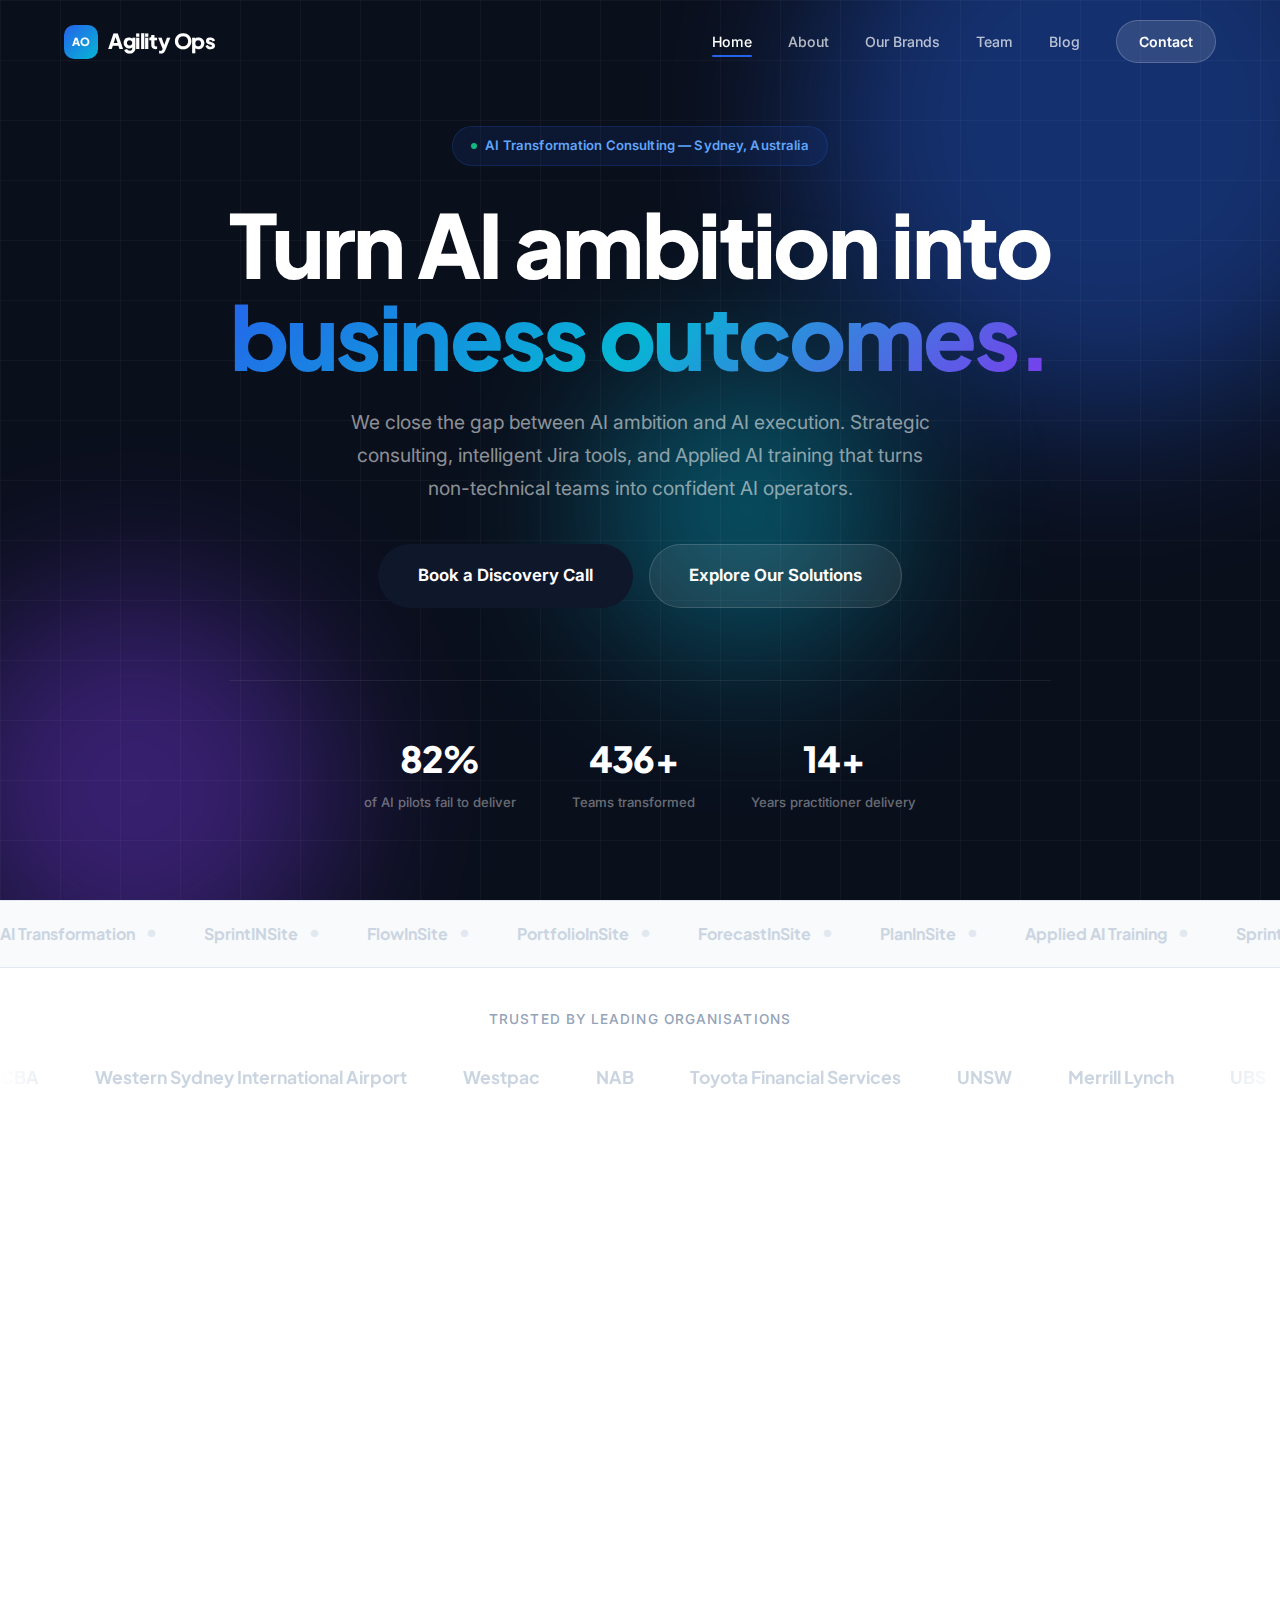
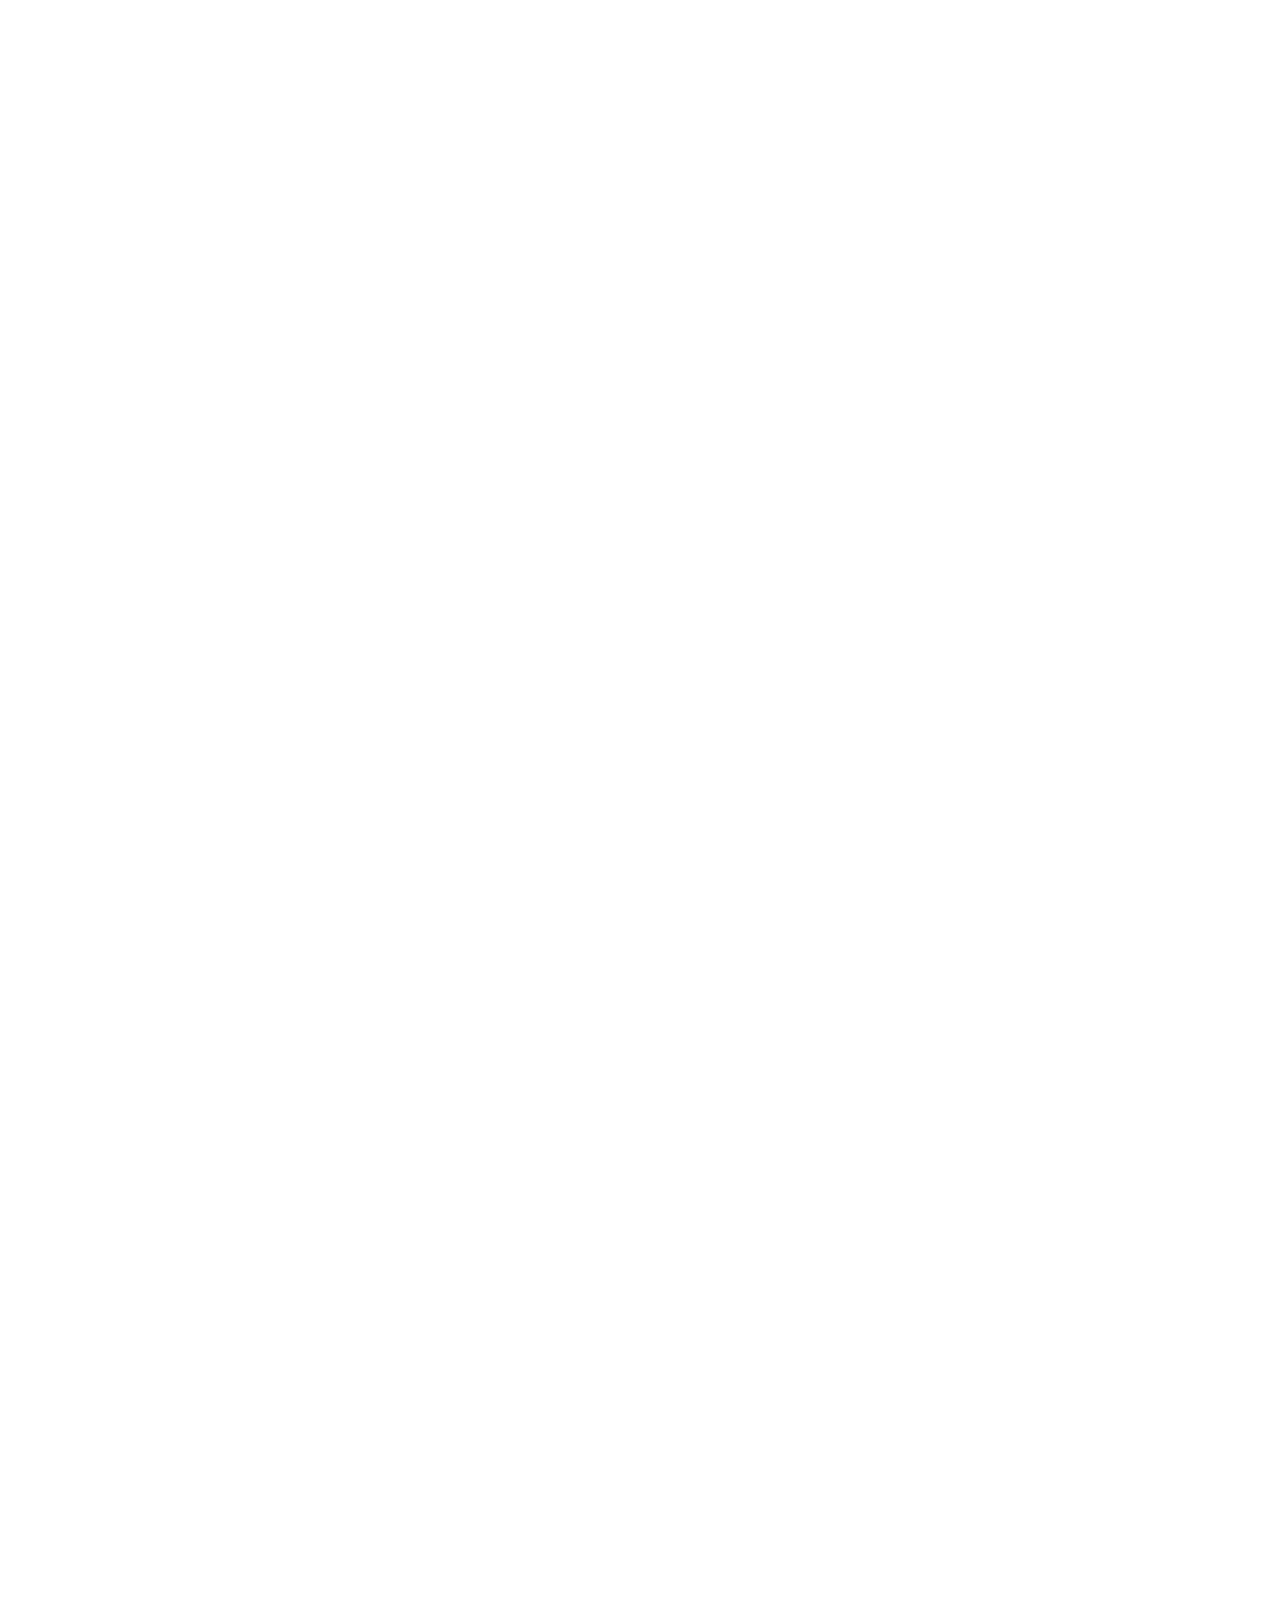
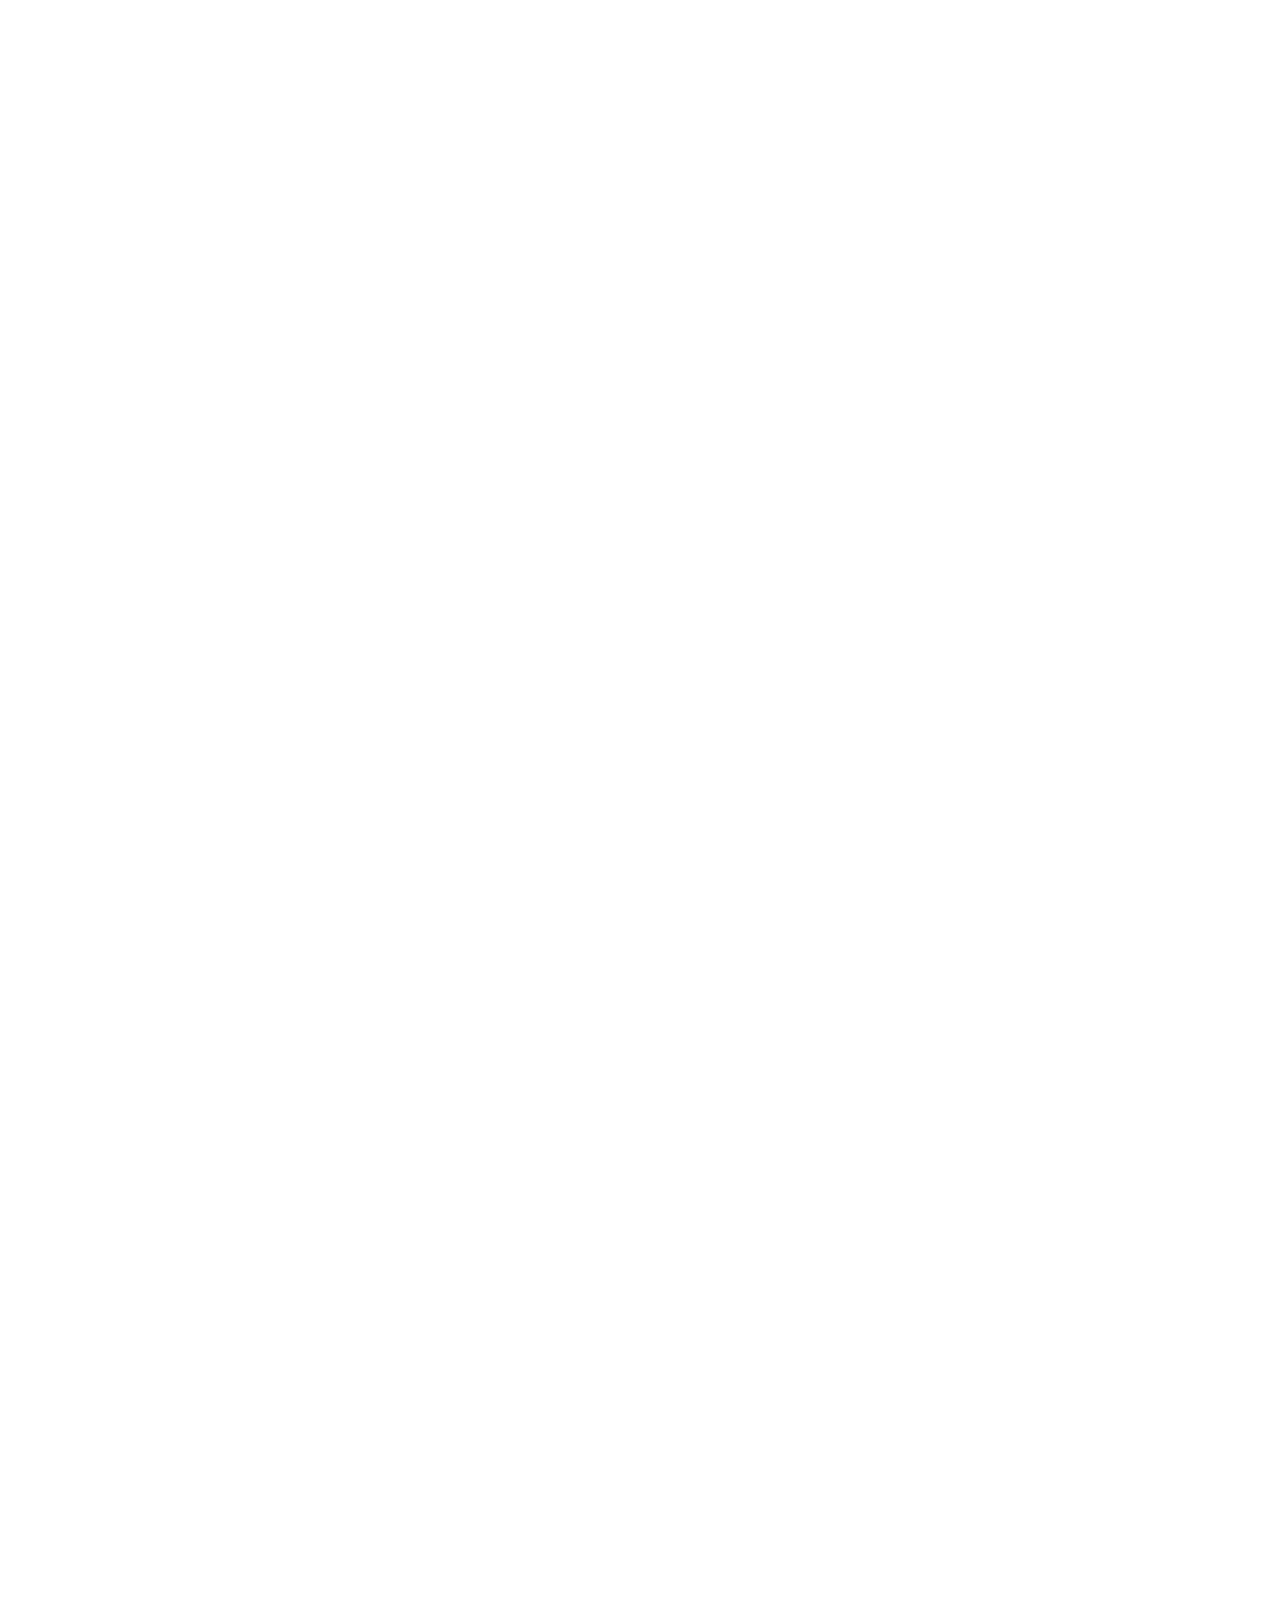
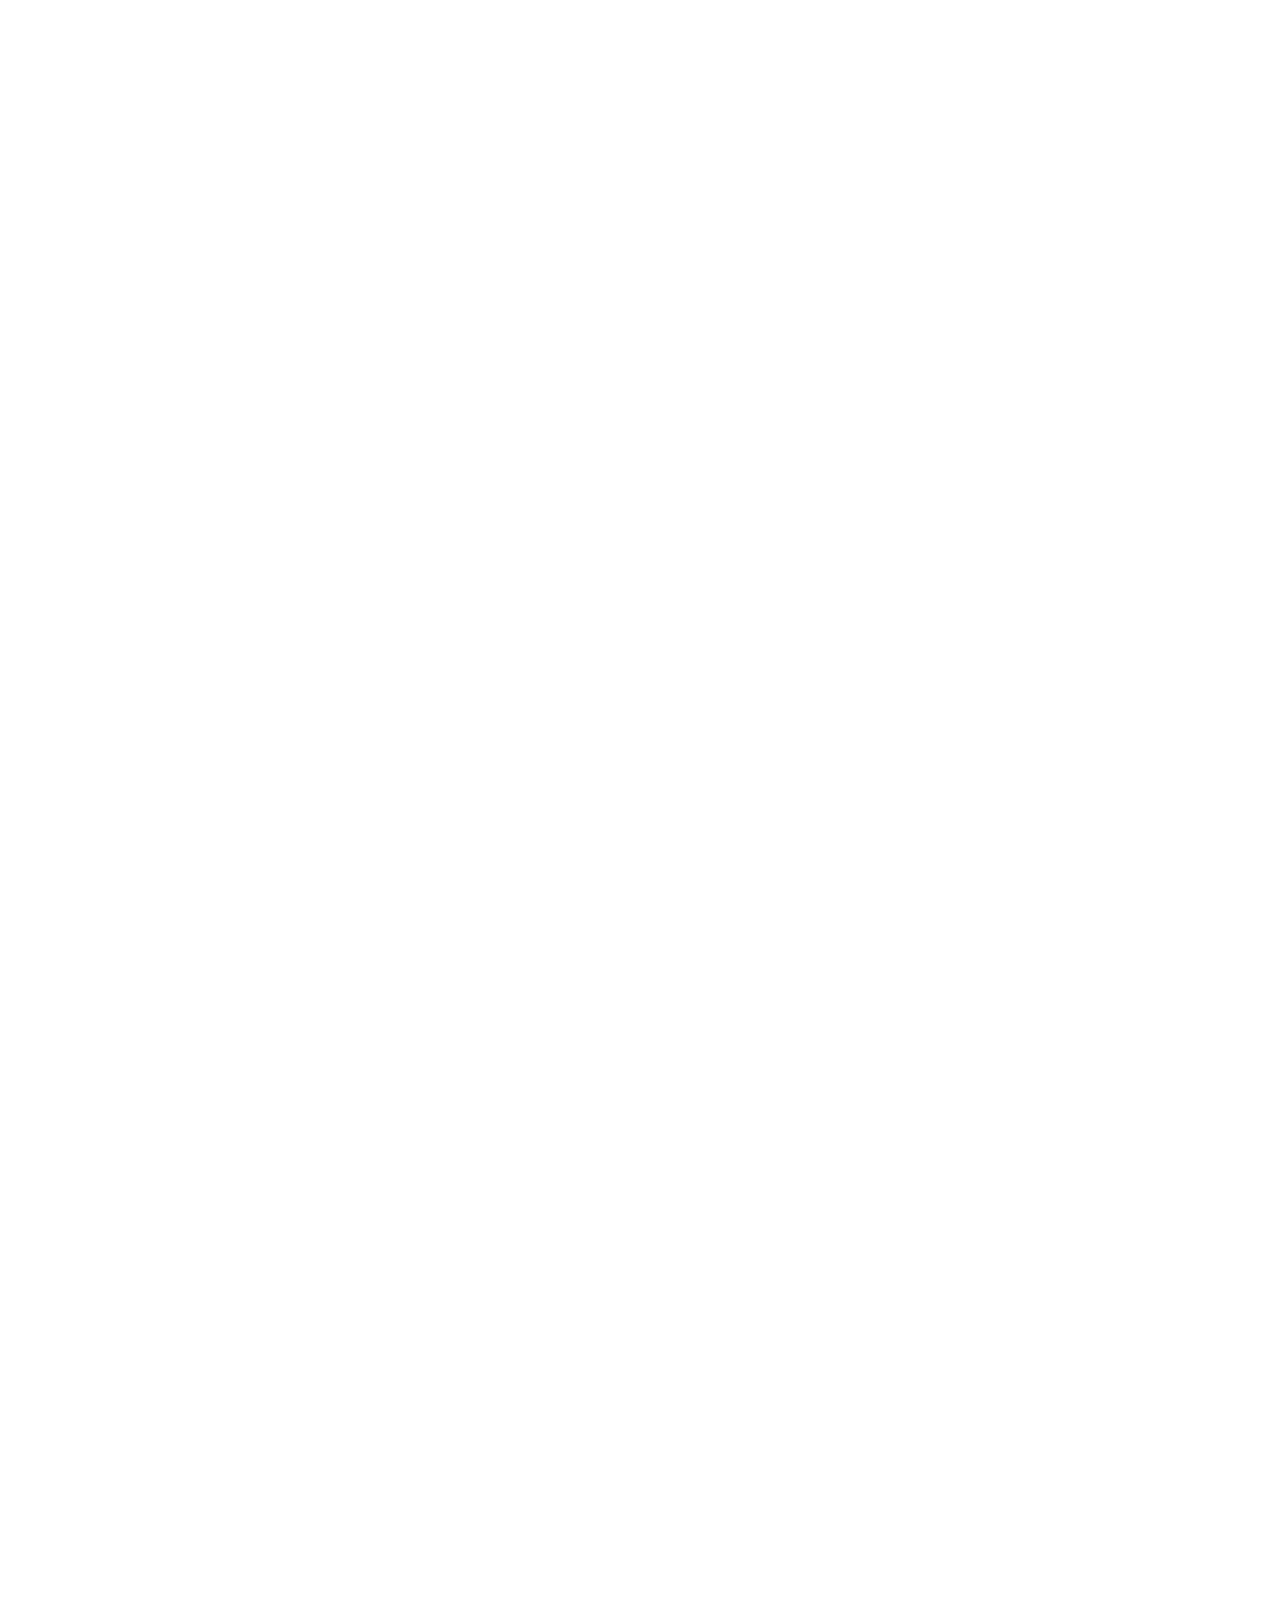
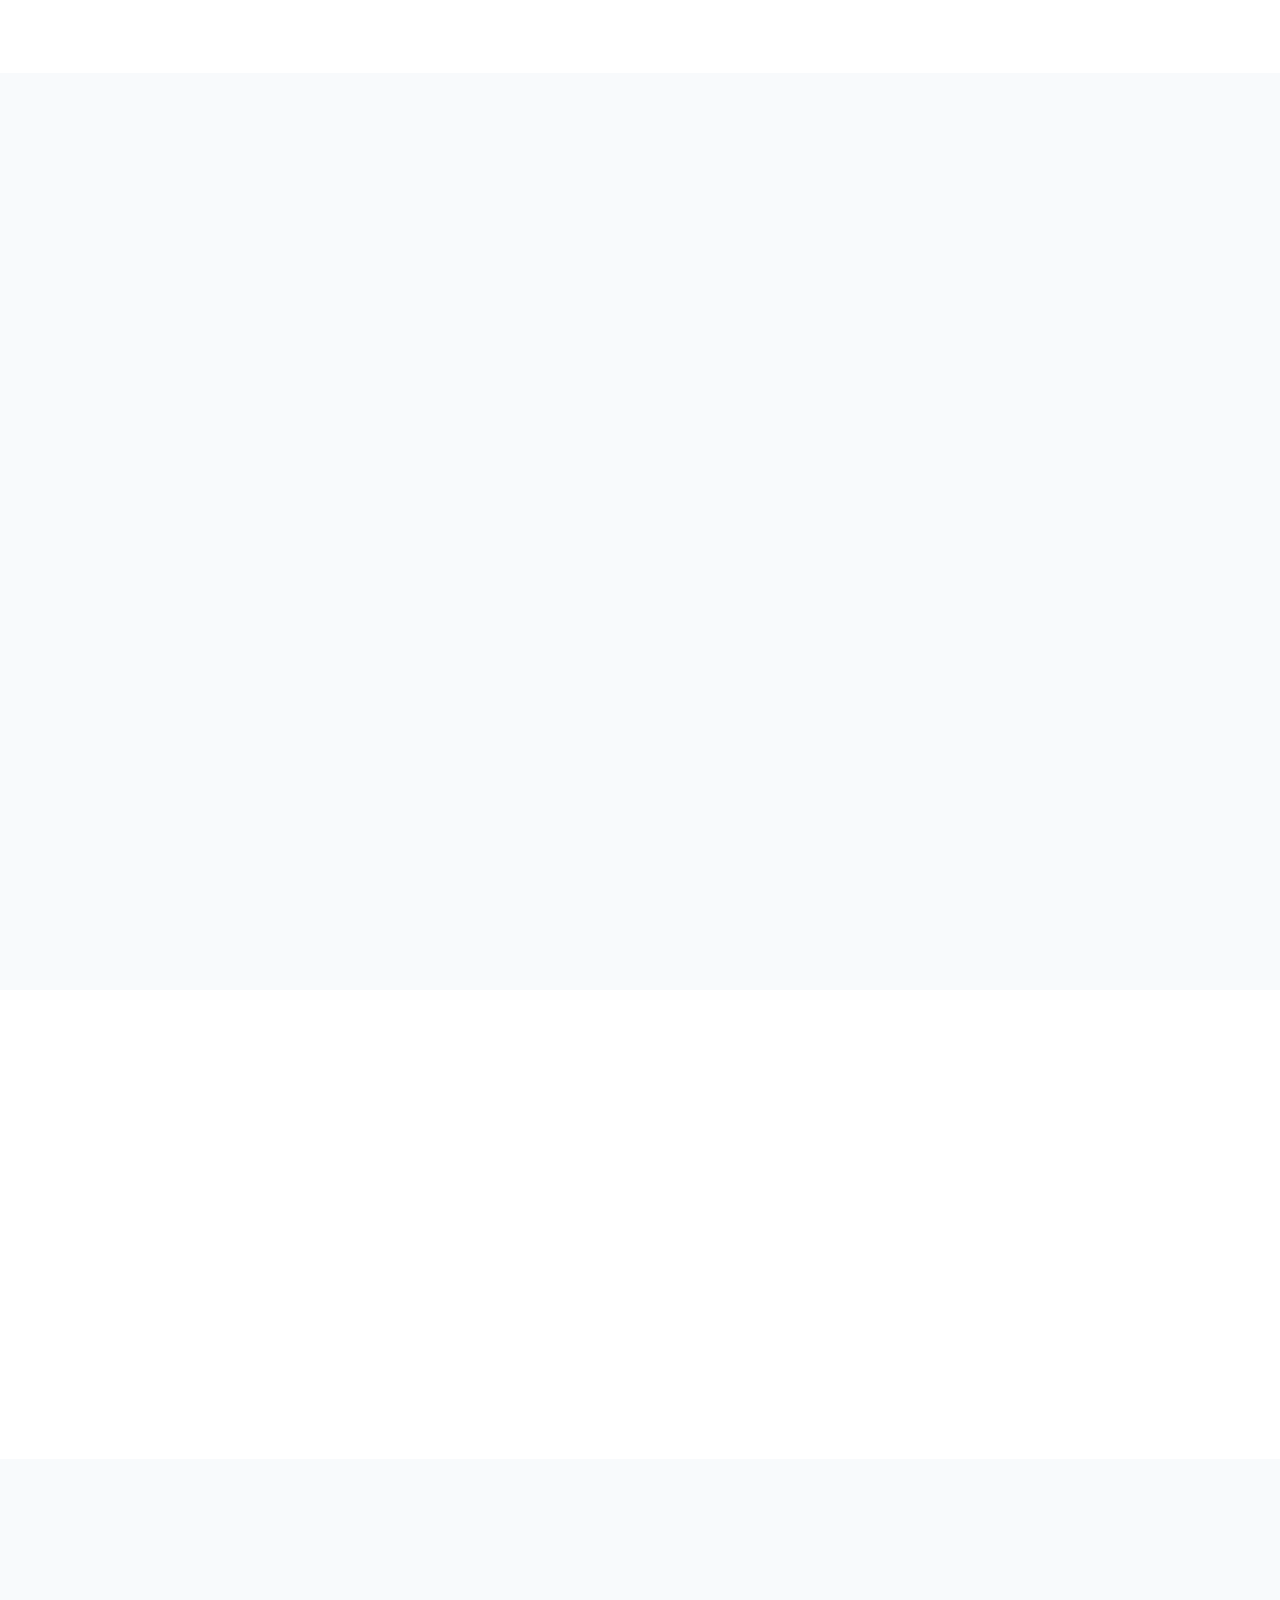
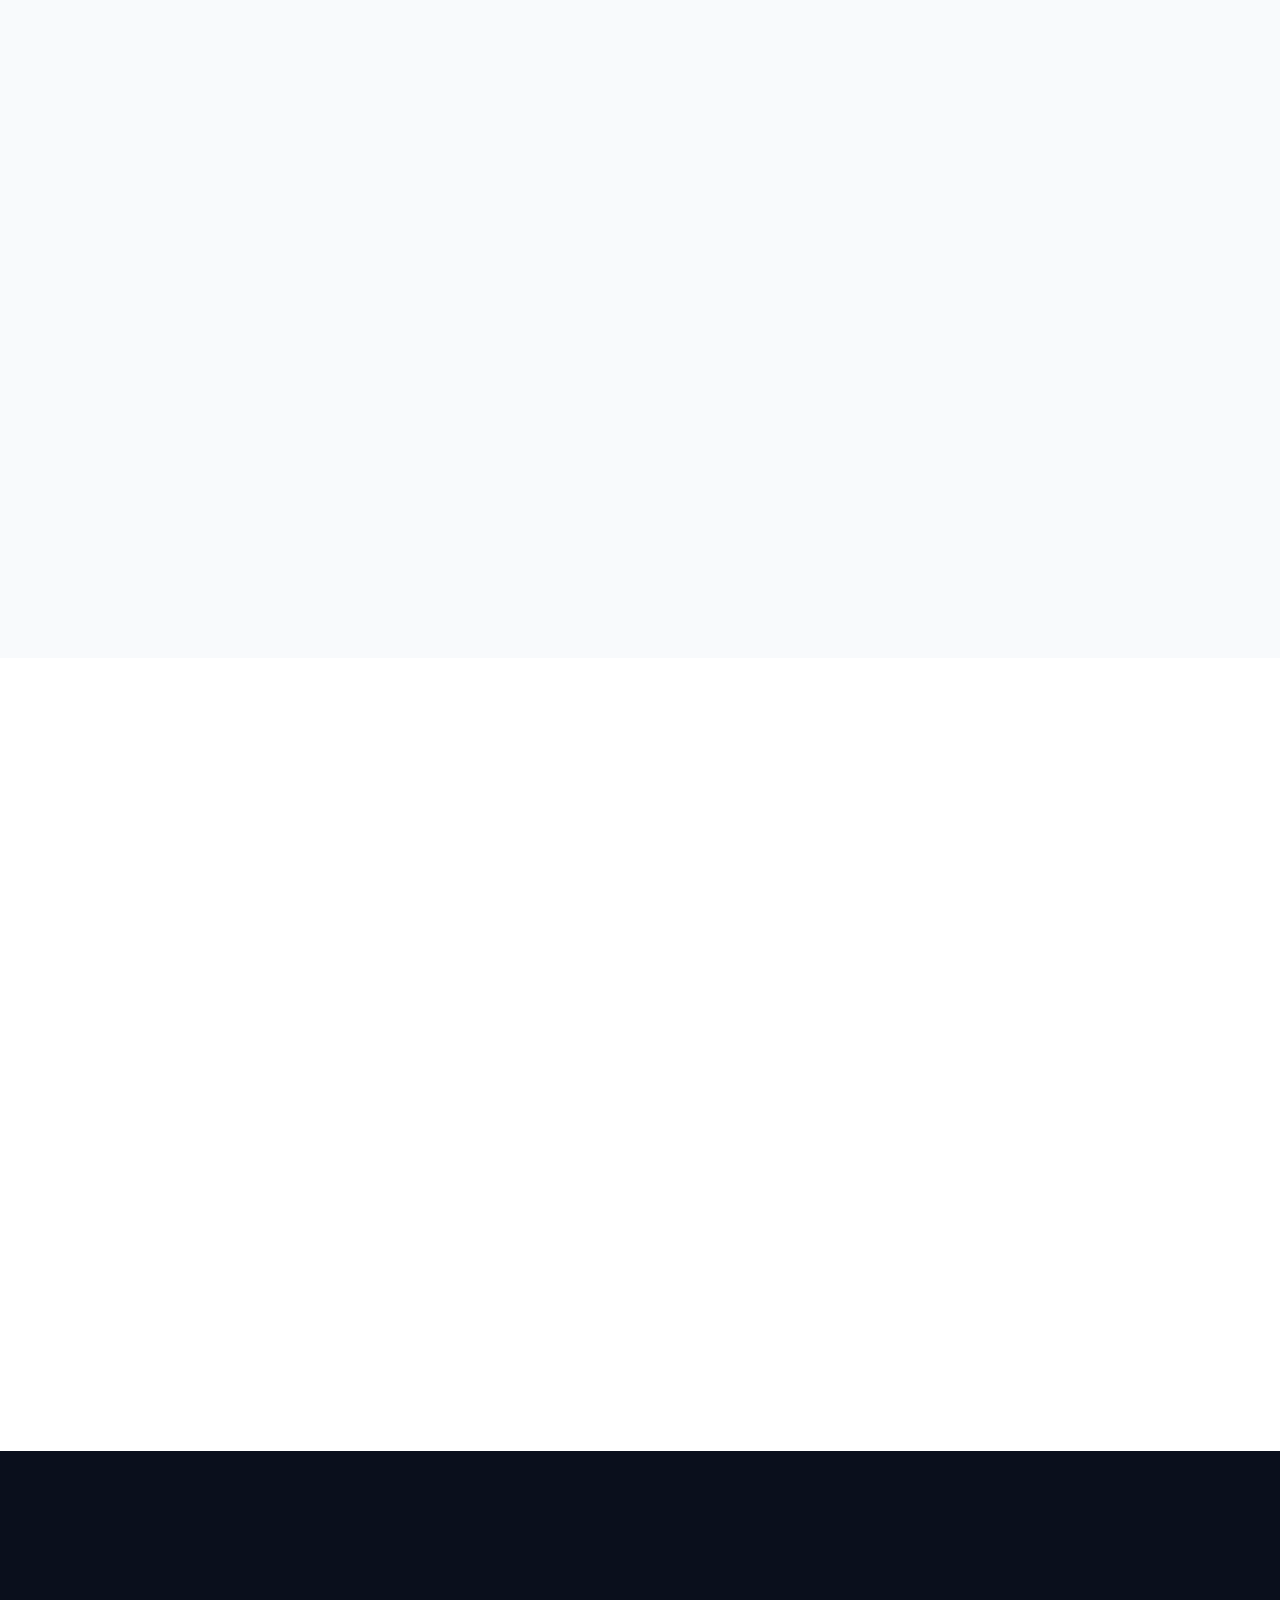
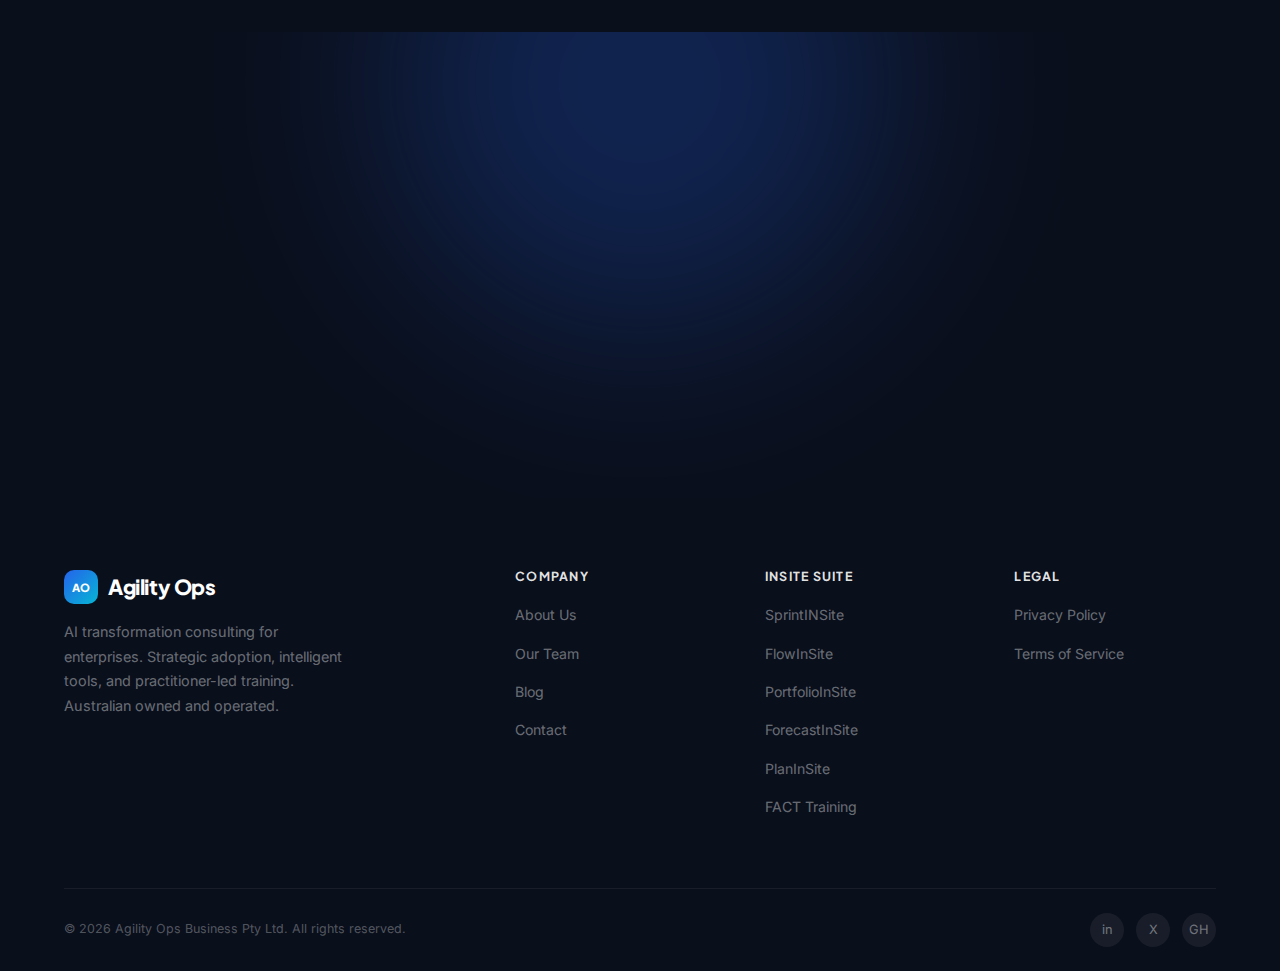
<file: index.html>
<!DOCTYPE html>
<html lang="en-AU">
<head>
  <meta charset="UTF-8">
    <!-- Google tag (gtag.js) -->
    <script async src="https://www.googletagmanager.com/gtag/js?id=G-LLJ1KPTDMK"></script>
    <script>
          window.dataLayer = window.dataLayer || [];
          function gtag(){dataLayer.push(arguments);}
          gtag('js', new Date());
          gtag('config', 'G-LLJ1KPTDMK');
    </script>
  <meta name="viewport" content="width=device-width, initial-scale=1.0">

  <!-- PRIMARY META TAGS -->
  <title>Agility Ops — AI Transformation Consulting | Sydney, Australia</title>
  <meta name="description" content="Turn AI ambition into business outcomes. Strategic AI adoption consulting, intelligent Jira analytics, and Applied AI training for enterprise teams. 17+ years practitioner-led delivery.">
  <meta name="keywords" content="AI transformation consulting, AI strategy Sydney, enterprise AI adoption, AI capability building, Jira analytics, sprint analytics, portfolio management Jira, applied AI training Australia">
  <meta name="author" content="Agility Ops Business Pty Ltd">
  <meta name="robots" content="index, follow">
  <link rel="canonical" href="https://agilityops.com.au/">

  <!-- OPEN GRAPH / LINKEDIN / FACEBOOK -->
  <meta property="og:type" content="website">
  <meta property="og:url" content="https://agilityops.com.au/">
  <meta property="og:title" content="Agility Ops — Where AI Meets Execution">
  <meta property="og:description" content="We close the gap between AI ambition and AI execution. Strategic consulting, intelligent Jira tools, and Applied AI training for enterprise teams.">
  <meta property="og:image" content="https://agilityops.com.au/img/og-image.jpg">
  <meta property="og:image:width" content="1200">
  <meta property="og:image:height" content="630">
  <meta property="og:locale" content="en_AU">
  <meta property="og:site_name" content="Agility Ops">

  <!-- TWITTER CARD -->
  <meta name="twitter:card" content="summary_large_image">
  <meta name="twitter:title" content="Agility Ops — Where AI Meets Execution">
  <meta name="twitter:description" content="Strategic AI adoption for enterprises. We close the gap between AI ambition and AI execution.">
  <meta name="twitter:image" content="https://agilityops.com.au/img/og-image.jpg">

  <!-- STRUCTURED DATA — ORGANIZATION -->
  <script type="application/ld+json">
  {
    "@context": "https://schema.org",
    "@type": "Organization",
    "name": "Agility Ops Business Pty Ltd",
    "alternateName": ["Agility Ops", "AOB"],
    "url": "https://agilityops.com.au",
    "description": "Australia's leading AI transformation consultancy delivering strategic AI adoption, intelligent Jira analytics, and Applied AI capability building for enterprise teams.",
    "foundingDate": "2021",
    "founder": {
      "@type": "Person",
      "name": "Gregory Collocott",
      "jobTitle": "Founder & Principal Consultant"
    },
    "address": {
      "@type": "PostalAddress",
      "addressLocality": "Sydney",
      "addressRegion": "NSW",
      "addressCountry": "AU"
    },
    "sameAs": [
      "https://www.linkedin.com/in/greg-collocott-0390001/"
    ],
    "makesOffer": [
      {
        "@type": "Offer",
        "itemOffered": {
          "@type": "Service",
          "name": "AI Transformation Consulting",
          "description": "Strategic AI adoption, capability assessment, and transformation delivery"
        }
      },
      {
        "@type": "Offer",
        "itemOffered": {
          "@type": "SoftwareApplication",
          "name": "SprintINSite",
          "applicationCategory": "BusinessApplication",
          "operatingSystem": "Web (Jira Cloud)",
          "url": "https://sprintinsite.com"
        }
      },
      {
        "@type": "Offer",
        "itemOffered": {
          "@type": "SoftwareApplication",
          "name": "PortfolioInSite",
          "applicationCategory": "BusinessApplication",
          "operatingSystem": "Web (Jira Cloud)",
          "url": "https://portfolioinsite.com.au"
        }
      },
      {
        "@type": "Offer",
        "itemOffered": {
          "@type": "Service",
          "name": "FACT Applied AI Training",
          "url": "https://fastact.com.au",
          "description": "Applied AI training turning non-technical professionals into confident AI operators"
        }
      }
    ]
  }
  </script>

  <!-- STRUCTURED DATA — LOCAL BUSINESS -->
  <script type="application/ld+json">
  {
    "@context": "https://schema.org",
    "@type": "ProfessionalService",
    "name": "Agility Ops",
    "url": "https://agilityops.com.au",
    "description": "AI transformation consulting for Australian enterprises",
    "address": {
      "@type": "PostalAddress",
      "addressLocality": "Sydney",
      "addressRegion": "NSW",
      "addressCountry": "AU"
    },
    "geo": {
      "@type": "GeoCoordinates",
      "latitude": -33.8688,
      "longitude": 151.2093
    },
    "areaServed": {
      "@type": "Country",
      "name": "Australia"
    },
    "priceRange": "$$$$"
  }
  </script>

  <link rel="preconnect" href="https://fonts.googleapis.com">
  <link rel="preconnect" href="https://fonts.gstatic.com" crossorigin>
  <link href="https://fonts.googleapis.com/css2?family=Inter:wght@400;500;600;700&family=Plus+Jakarta+Sans:wght@600;700;800&display=swap" rel="stylesheet">
  <link rel="stylesheet" href="css/styles.css">
</head>
<body>

  <!-- Navigation -->
  <nav class="nav" role="navigation" aria-label="Main navigation">
    <div class="container nav-inner">
      <a href="index.html" class="nav-logo">
        <div class="nav-logo-mark">AO</div>
        Agility Ops
      </a>
      <div class="nav-links">
        <a href="index.html" class="active">Home</a>
        <a href="pages/about.html">About</a>
        <a href="pages/brands.html">Our Brands</a>
        <a href="pages/team.html">Team</a>
        <a href="pages/blog.html">Blog</a>
        <a href="pages/contact.html" class="nav-cta">Contact</a>
      </div>
      <button class="nav-toggle" aria-label="Toggle menu" aria-expanded="false">
        <span></span><span></span><span></span>
      </button>
    </div>
  </nav>

  <!-- Hero -->
  <section class="hero">
    <div class="hero-bg" aria-hidden="true">
      <div class="hero-orb hero-orb-1"></div>
      <div class="hero-orb hero-orb-2"></div>
      <div class="hero-orb hero-orb-3"></div>
      <div class="hero-grid-bg"></div>
    </div>
    <div class="container">
      <div class="hero-content">
        <div class="hero-badge">
          <span class="hero-badge-dot"></span>
          AI Transformation Consulting — Sydney, Australia
        </div>
        <h1 class="display">
          Turn AI ambition into<br>
          <span class="gradient-text">business outcomes.</span>
        </h1>
        <p class="lead">We close the gap between AI ambition and AI execution. Strategic consulting, intelligent Jira tools, and Applied AI training that turns non-technical teams into confident AI operators.</p>
        <div class="hero-actions">
          <a href="pages/contact.html" class="btn btn-primary btn-lg">Book a Discovery Call</a>
          <a href="pages/brands.html" class="btn btn-ghost btn-lg">Explore Our Solutions</a>
        </div>
        <div class="hero-stats">
          <div>
            <div class="hero-stat-value" data-count="95" data-suffix="%">0</div>
            <div class="hero-stat-label">of AI pilots fail to deliver</div>
          </div>
          <div>
            <div class="hero-stat-value" data-count="500" data-suffix="+">0</div>
            <div class="hero-stat-label">Teams transformed</div>
          </div>
          <div>
            <div class="hero-stat-value" data-count="17" data-suffix="+">0</div>
            <div class="hero-stat-label">Years practitioner delivery</div>
          </div>
        </div>
      </div>
    </div>
  </section>

  <!-- Ticker -->
  <div class="ticker" aria-hidden="true">
    <div class="ticker-track">
      <div class="ticker-item">AI Transformation <span>&#9679;</span></div>
      <div class="ticker-item">SprintINSite <span>&#9679;</span></div>
      <div class="ticker-item">FlowInSite <span>&#9679;</span></div>
      <div class="ticker-item">PortfolioInSite <span>&#9679;</span></div>
      <div class="ticker-item">ForecastInSite <span>&#9679;</span></div>
      <div class="ticker-item">PlanInSite <span>&#9679;</span></div>
      <div class="ticker-item">Applied AI Training <span>&#9679;</span></div>
      <div class="ticker-item">Sprint Analytics <span>&#9679;</span></div>
      <div class="ticker-item">Capacity Forecasting <span>&#9679;</span></div>
      <div class="ticker-item">Portfolio Intelligence <span>&#9679;</span></div>
      <div class="ticker-item">AI Capability Building <span>&#9679;</span></div>
      <!-- Duplicate for seamless loop -->
      <div class="ticker-item">AI Transformation <span>&#9679;</span></div>
      <div class="ticker-item">SprintINSite <span>&#9679;</span></div>
      <div class="ticker-item">FlowInSite <span>&#9679;</span></div>
      <div class="ticker-item">PortfolioInSite <span>&#9679;</span></div>
      <div class="ticker-item">ForecastInSite <span>&#9679;</span></div>
      <div class="ticker-item">PlanInSite <span>&#9679;</span></div>
      <div class="ticker-item">Applied AI Training <span>&#9679;</span></div>
      <div class="ticker-item">Sprint Analytics <span>&#9679;</span></div>
      <div class="ticker-item">Capacity Forecasting <span>&#9679;</span></div>
      <div class="ticker-item">Portfolio Intelligence <span>&#9679;</span></div>
      <div class="ticker-item">AI Capability Building <span>&#9679;</span></div>
    </div>
  </div>

  <!-- Client Banner -->
  <section class="client-banner">
    <div class="container">
      <p class="client-banner-label">Trusted by leading organisations</p>
    </div>
    <div class="client-banner-track-wrapper">
      <div class="client-banner-track">
        <div class="client-banner-item">CBA</div>
        <div class="client-banner-item">Western Sydney International Airport</div>
        <div class="client-banner-item">Westpac</div>
        <div class="client-banner-item">NAB</div>
        <div class="client-banner-item">Toyota Financial Services</div>
        <div class="client-banner-item">UNSW</div>
        <div class="client-banner-item">Merrill Lynch</div>
        <div class="client-banner-item">UBS</div>
        <div class="client-banner-item">ABSA Capital</div>
        <div class="client-banner-item">Barclays Capital</div>
        <div class="client-banner-item">Allianz Insurance</div>
        <div class="client-banner-item">Pacific Palms Community Association</div>
        <div class="client-banner-item">Accenture</div>
        <!-- Duplicate for seamless loop -->
        <div class="client-banner-item">CBA</div>
        <div class="client-banner-item">Western Sydney International Airport</div>
        <div class="client-banner-item">Westpac</div>
        <div class="client-banner-item">NAB</div>
        <div class="client-banner-item">Toyota Financial Services</div>
        <div class="client-banner-item">UNSW</div>
        <div class="client-banner-item">Merrill Lynch</div>
        <div class="client-banner-item">UBS</div>
        <div class="client-banner-item">ABSA Capital</div>
        <div class="client-banner-item">Barclays Capital</div>
        <div class="client-banner-item">Allianz Insurance</div>
        <div class="client-banner-item">Western Sydney International Airport</div>
        <div class="client-banner-item">Pacific Palms Community Association</div>
        <div class="client-banner-item">Accenture</div>
      </div>
    </div>
  </section>

  <!-- InSite Suite -->
  <section class="section" id="brands">
    <div class="container">
      <div class="section-head text-center reveal">
        <span class="overline">Our Solutions</span>
        <h2 class="h2">The InSite Suite. AI that works.</h2>
        <p class="lead">Seven purpose-built tools for sprint analytics, portfolio governance, capacity planning, flow management, and financial forecasting — built for Jira teams and standalone.</p>
      </div>

      <!-- Standalone Web Tools -->
      <div class="subsection-head text-center reveal">
        <span class="overline-sm">Standalone Web Tools &mdash; Beta</span>
        <h3 class="h3" style="margin-bottom:8px;">Five tools. No Jira required. Available now.</h3>
        <p style="color:var(--gray-500); max-width:580px; margin:0 auto 40px;">Run directly in your browser &mdash; no install needed during beta. Request access to get started.</p>
      </div>

      <div class="tools-showcase-grid">

        <!-- SprintINSite web -->
        <a href="https://sprintinsite.com/tools/sprintinsite" target="_blank" rel="noopener" class="tool-showcase-card reveal" style="text-decoration:none;">
          <div class="tool-sc-preview" style="background:linear-gradient(145deg,#064e3b,#065f46);">
            <img src="img/SprintInSite1_s.png" alt="SprintINSite — Sprint analytics dashboard" style="width:100%;height:100%;object-fit:cover;object-position:top;opacity:0.92;">
          </div>
          <div class="tool-sc-body">
            <div class="tool-sc-badge" style="background:rgba(16,185,129,0.12);color:#10b981;">Sprint Analytics</div>
            <h4 class="tool-sc-name">SprintINSite</h4>
            <p class="tool-sc-desc">Velocity tracking, capacity forecasting, and sprint-over-sprint trend analysis.</p>
            <span class="tool-sc-cta">Request access <span>&rarr;</span></span>
          </div>
        </a>

        <!-- FlowInSite -->
        <a href="https://sprintinsite.com/tools/flowinsite" target="_blank" rel="noopener" class="tool-showcase-card reveal" style="text-decoration:none;">
          <div class="tool-sc-preview" style="background:linear-gradient(145deg,#1e3a8a,#1d4ed8);">
            <img src="img/FlowInSite1_s.png" alt="FlowInSite — Team flow analytics dashboard" style="width:100%;height:100%;object-fit:cover;object-position:top;opacity:0.92;">
          </div>
          <div class="tool-sc-body">
            <div class="tool-sc-badge" style="background:rgba(59,130,246,0.12);color:#3b82f6;">Flow Analytics</div>
            <h4 class="tool-sc-name">FlowInSite</h4>
            <p class="tool-sc-desc">Team flow metrics, cycle time analysis, and throughput intelligence.</p>
            <span class="tool-sc-cta">Request access <span>&rarr;</span></span>
          </div>
        </a>

        <!-- PortfolioInSite web -->
        <a href="https://portfolioinsite.com.au/tools/portfolioinsite" target="_blank" rel="noopener" class="tool-showcase-card reveal" style="text-decoration:none;">
          <div class="tool-sc-preview" style="background:linear-gradient(145deg,#164e63,#0e7490);">
            <img src="img/PortfolioInSite1_s.png" alt="PortfolioInSite — Portfolio dashboard" style="width:100%;height:100%;object-fit:cover;object-position:top;opacity:0.92;">
          </div>
          <div class="tool-sc-body">
            <div class="tool-sc-badge" style="background:rgba(6,182,212,0.12);color:#06b6d4;">Portfolio</div>
            <h4 class="tool-sc-name">PortfolioInSite</h4>
            <p class="tool-sc-desc">Executive portfolio dashboard — prioritisation, health scores, and backlog rationalisation.</p>
            <span class="tool-sc-cta">Request access <span>&rarr;</span></span>
          </div>
        </a>

        <!-- ForecastInSite -->
        <a href="https://portfolioinsite.com.au/tools/forecastinsite" target="_blank" rel="noopener" class="tool-showcase-card reveal" style="text-decoration:none;">
          <div class="tool-sc-preview" style="background:linear-gradient(145deg,#78350f,#b45309);">
            <img src="img/ForecastInSite1_s.png" alt="ForecastInSite — Lean agile financial modelling" style="width:100%;height:100%;object-fit:cover;object-position:top;opacity:0.92;">
          </div>
          <div class="tool-sc-body">
            <div class="tool-sc-badge" style="background:rgba(245,158,11,0.12);color:#f59e0b;">Financial Modelling</div>
            <h4 class="tool-sc-name">ForecastInSite</h4>
            <p class="tool-sc-desc">Lean agile financial forecasting — scenario modelling, cost-per-feature, and investment planning.</p>
            <span class="tool-sc-cta">Request access <span>&rarr;</span></span>
          </div>
        </a>

        <!-- PlanInSite -->
        <a href="https://portfolioinsite.com.au/tools/planinsite" target="_blank" rel="noopener" class="tool-showcase-card reveal" style="text-decoration:none;">
          <div class="tool-sc-preview" style="background:linear-gradient(145deg,#3b0764,#6d28d9);">
            <img src="img/PlanInSite1_s.png" alt="PlanInSite — PI planning and capacity management" style="width:100%;height:100%;object-fit:cover;object-position:top;opacity:0.92;">
          </div>
          <div class="tool-sc-body">
            <div class="tool-sc-badge" style="background:rgba(139,92,246,0.12);color:#8b5cf6;">PI Planning</div>
            <h4 class="tool-sc-name">PlanInSite</h4>
            <p class="tool-sc-desc">PI planning and capacity management — team velocity, sprint allocation, and backlog refinement.</p>
            <span class="tool-sc-cta">Request access <span>&rarr;</span></span>
          </div>
        </a>

      </div><!-- /tools-showcase-grid -->

      <div class="text-center reveal" style="margin-top:40px; margin-bottom:64px;">
        <a href="pages/brands.html" class="btn btn-ghost">View all tools &amp; pricing <span>&rarr;</span></a>
      </div>

      <!-- Jira Cloud Apps -->
      <div class="subsection-head text-center reveal">
        <span class="overline-sm">Jira Cloud &mdash; Atlassian Marketplace</span>
        <h3 class="h3" style="margin-bottom:8px;">Native Jira apps. Install in seconds.</h3>
        <p style="color:var(--gray-500); max-width:520px; margin:0 auto 40px;">Available directly on the Atlassian Marketplace — no setup, no infrastructure, live inside your Jira Cloud instance.</p>
      </div>

      <div class="grid grid-2">
        <div class="card reveal">
          <div class="card-accent" style="background:linear-gradient(90deg,#10b981,#34d399);"></div>
          <div class="card-img"><img src="img/SprintInSite1.png" alt="SprintINSite Forge app — Predictive sprint analytics inside Jira Cloud"></div>
          <h3 class="h3">SprintINSite <span style="font-size:0.75rem;font-weight:500;color:var(--gray-400);margin-left:6px;">Jira Cloud App</span></h3>
          <p>Predictive sprint analytics, velocity tracking, and capacity forecasting — all running natively inside Jira Cloud with zero exports required.</p>
          <a href="https://sprintinsite.com" class="card-link" target="_blank" rel="noopener">Visit SprintINSite <span>&rarr;</span></a>
        </div>
        <div class="card reveal">
          <div class="card-accent" style="background:linear-gradient(90deg,#06b6d4,#22d3ee);"></div>
          <div class="card-img"><img src="img/PortfolioInSite1.png" alt="PortfolioInSite Forge app — AI-native portfolio governance inside Jira Cloud"></div>
          <h3 class="h3">PortfolioInSite <span style="font-size:0.75rem;font-weight:500;color:var(--gray-400);margin-left:6px;">Jira Cloud App</span></h3>
          <p>AI-native portfolio governance for Jira — 19 modules covering MoSCoW scoring, dependency mapping, scenario modelling, and AI-assisted prioritisation.</p>
          <a href="https://portfolioinsite.com.au" class="card-link" target="_blank" rel="noopener">Visit PortfolioInSite <span>&rarr;</span></a>
        </div>
      </div>

    </div>
  </section>

  <!-- Applied AI Coaching & Training -->
  <section class="section" id="training" style="background:var(--gray-50);">
    <div class="container">
      <div class="section-head text-center reveal">
        <span class="overline">Coaching &amp; Training</span>
        <h2 class="h2">Applied AI coaching and training that works.</h2>
        <p class="lead">Practitioner-led. Outcome-focused. Australian-made. We turn non-technical teams into confident AI operators — in the field, not in a classroom.</p>
      </div>
      <div class="grid grid-2">
        <div class="card reveal">
          <div class="card-accent" style="background:linear-gradient(90deg,#a855f7,#c084fc);"></div>
          <div class="card-img"><img src="img/AOBGallupColab.jpg" alt="FACT Applied AI Training — Practitioner-led workshops and courses"></div>
          <h3 class="h3">FACT Applied AI Training</h3>
          <p>Hands-on Applied AI training developed within our R&D program. Bootcamps, workshops, and self-paced courses that turn AI ambition into measurable operator skill — for every level of the organisation.</p>
          <a href="https://fastact.com.au" class="card-link" target="_blank" rel="noopener">Explore courses <span>&rarr;</span></a>
        </div>
        <div class="card reveal">
          <div class="card-accent" style="background:linear-gradient(90deg,#2563eb,#60a5fa);"></div>
          <div class="card-img"><img src="img/AOBLeaders.jpg" alt="AI Strategy Consulting — Strategic AI adoption for enterprise teams"></div>
          <h3 class="h3">AI Strategy Consulting</h3>
          <p>Strategic AI capability assessment, adoption roadmaps, and hands-on coaching for enterprise leadership teams. 17+ years of practitioner-led delivery — we've run the programmes, not just designed them.</p>
          <a href="pages/contact.html" class="card-link">Book a discovery call <span>&rarr;</span></a>
        </div>
      </div>
    </div>
  </section>

  <!-- Statement -->
  <section class="statement">
    <div class="container reveal">
      <p class="statement-text">
        95% of AI pilots fail — not because of technology, but because of <span class="highlight">capability gaps. We close that gap with strategy, tools, and training built by practitioners.</span>
      </p>
    </div>
  </section>

  <!-- What We Do -->
  <section class="section" style="background:var(--gray-50);">
    <div class="container">
      <div class="section-head text-center reveal">
        <span class="overline">What We Do</span>
        <h2 class="h2">Consult. Equip. Enable.</h2>
        <p class="lead">We combine strategic AI consulting with purpose-built tools and Applied AI training to turn AI ambition into measurable outcomes.</p>
      </div>
      <div class="grid grid-4">
        <div class="card reveal">
          <div class="card-icon" style="background:rgba(37,99,235,0.08); color:#2563eb;">&#129504;</div>
          <h3 class="h4">AI Strategy Consulting</h3>
          <p>Capability assessment, adoption roadmaps, and transformation delivery. We help enterprises move from AI pilot to AI production.</p>
        </div>
        <div class="card reveal">
          <div class="card-icon" style="background:rgba(16,185,129,0.08); color:#10b981;">&#128200;</div>
          <h3 class="h4">Intelligent Analytics</h3>
          <p>Predictive sprint and portfolio analytics built inside Jira. Turn delivery data into strategic decisions.</p>
        </div>
        <div class="card reveal">
          <div class="card-icon" style="background:rgba(168,85,247,0.08); color:#a855f7;">&#127891;</div>
          <h3 class="h4">Applied AI Training</h3>
          <p>Developed within our R&D program, turning non-technical professionals into confident AI operators. Practitioner-designed, data-driven, Australian-made.</p>
        </div>
        <div class="card reveal">
          <div class="card-icon" style="background:rgba(6,182,212,0.08); color:#06b6d4;">&#128736;</div>
          <h3 class="h4">Atlassian Marketplace</h3>
          <p>Purpose-built Jira Cloud apps that solve real problems for delivery teams. Practitioner-designed, data-driven, Australian-made.</p>
        </div>
      </div>
    </div>
  </section>

  <!-- Feature Row: SprintINSite -->
  <section class="section">
    <div class="container">
      <div class="feature-row reveal">
        <div class="feature-visual feature-visual-blue">
          <img src="img/SprintInSite1.png" alt="SprintINSite — Predictive sprint analytics dashboard inside Jira Cloud" style="width:100%; height:100%; object-fit:contain; padding:16px; border-radius:inherit;">
        </div>
        <div class="feature-text">
          <span class="overline">Featured Product</span>
          <h2 class="h2">SprintINSite</h2>
          <p>Predictive sprint analytics, velocity tracking, and capacity forecasting — all inside Jira Cloud. No more spreadsheets. No more guessing. Data-driven delivery for every sprint.</p>
          <ul class="feature-list">
            <li>Automated velocity and throughput tracking</li>
            <li>Sprint-over-sprint trend analysis</li>
            <li>Capacity forecasting with team availability</li>
            <li>Commitment vs. completion dashboards</li>
          </ul>
          <a href="https://sprintinsite.com" class="btn btn-primary btn-arrow" target="_blank" rel="noopener">Learn More</a>
        </div>
      </div>
    </div>
  </section>

  <!-- Stats Strip -->
  <section class="stats-strip">
    <div class="container">
      <div class="stats-grid">
        <div class="reveal">
          <h3 data-count="500" data-suffix="+">0</h3>
          <p>Teams transformed</p>
        </div>
        <div class="reveal">
          <h3 data-count="7" data-suffix="+">0</h3>
          <p>Purpose-built tools</p>
        </div>
        <div class="reveal">
          <h3 data-count="17" data-suffix="+">0</h3>
          <p>Years practitioner delivery</p>
        </div>
        <div class="reveal">
          <h3 data-count="100" data-suffix="%">0</h3>
          <p>Australian owned</p>
        </div>
      </div>
    </div>
  </section>

  <!-- CTA -->
  <section class="cta">
    <div class="cta-orb cta-orb-1" aria-hidden="true"></div>
    <div class="container">
      <h2 class="h2 reveal">Ready to turn AI ambition into outcomes?</h2>
      <p class="lead reveal">Whether you need an AI strategy, intelligent Jira tools, or capability building for your team — let's talk about what's possible.</p>
      <div class="reveal">
        <a href="pages/contact.html" class="btn btn-white btn-lg">Book a Discovery Call</a>
      </div>
    </div>
  </section>

  <!-- Footer -->
  <footer class="footer">
    <div class="container">
      <div class="footer-grid">
        <div class="footer-brand">
          <a href="index.html" class="nav-logo" style="color:var(--white); margin-bottom:0;">
            <div class="nav-logo-mark">AO</div>
            Agility Ops
          </a>
          <p>AI transformation consulting for enterprises. Strategic adoption, intelligent tools, and practitioner-led training. Australian owned and operated.</p>
        </div>
        <div>
          <h4>Company</h4>
          <ul class="footer-links">
            <li><a href="pages/about.html">About Us</a></li>
            <li><a href="pages/team.html">Our Team</a></li>
            <li><a href="pages/blog.html">Blog</a></li>
            <li><a href="pages/contact.html">Contact</a></li>
          </ul>
        </div>
        <div>
          <h4>InSite Suite</h4>
          <ul class="footer-links">
            <li><a href="https://sprintinsite.com" target="_blank" rel="noopener">SprintINSite</a></li>
            <li><a href="https://sprintinsite.com/tools/flowinsite" target="_blank" rel="noopener">FlowInSite</a></li>
            <li><a href="https://portfolioinsite.com.au" target="_blank" rel="noopener">PortfolioInSite</a></li>
            <li><a href="https://portfolioinsite.com.au/tools/forecastinsite" target="_blank" rel="noopener">ForecastInSite</a></li>
            <li><a href="https://portfolioinsite.com.au/tools/planinsite" target="_blank" rel="noopener">PlanInSite</a></li>
            <li><a href="https://fastact.com.au" target="_blank" rel="noopener">FACT Training</a></li>
          </ul>
        </div>
        <div>
          <h4>Legal</h4>
          <ul class="footer-links">
            <li><a href="pages/privacy.html">Privacy Policy</a></li>
            <li><a href="pages/terms.html">Terms of Service</a></li>
          </ul>
        </div>
      </div>
      <div class="footer-bottom">
        <span>&copy; 2026 Agility Ops Business Pty Ltd. All rights reserved.</span>
        <div class="footer-socials">
          <a href="https://www.linkedin.com/in/greg-collocott-0390001/" aria-label="LinkedIn" target="_blank" rel="noopener">in</a>
          <a href="#" aria-label="Twitter">X</a>
          <a href="https://github.com/G-AOBptyltd" aria-label="GitHub" target="_blank" rel="noopener">GH</a>
        </div>
      </div>
    </div>
  </footer>

  <script src="js/main.js"></script>
</body>
</html>
</file>
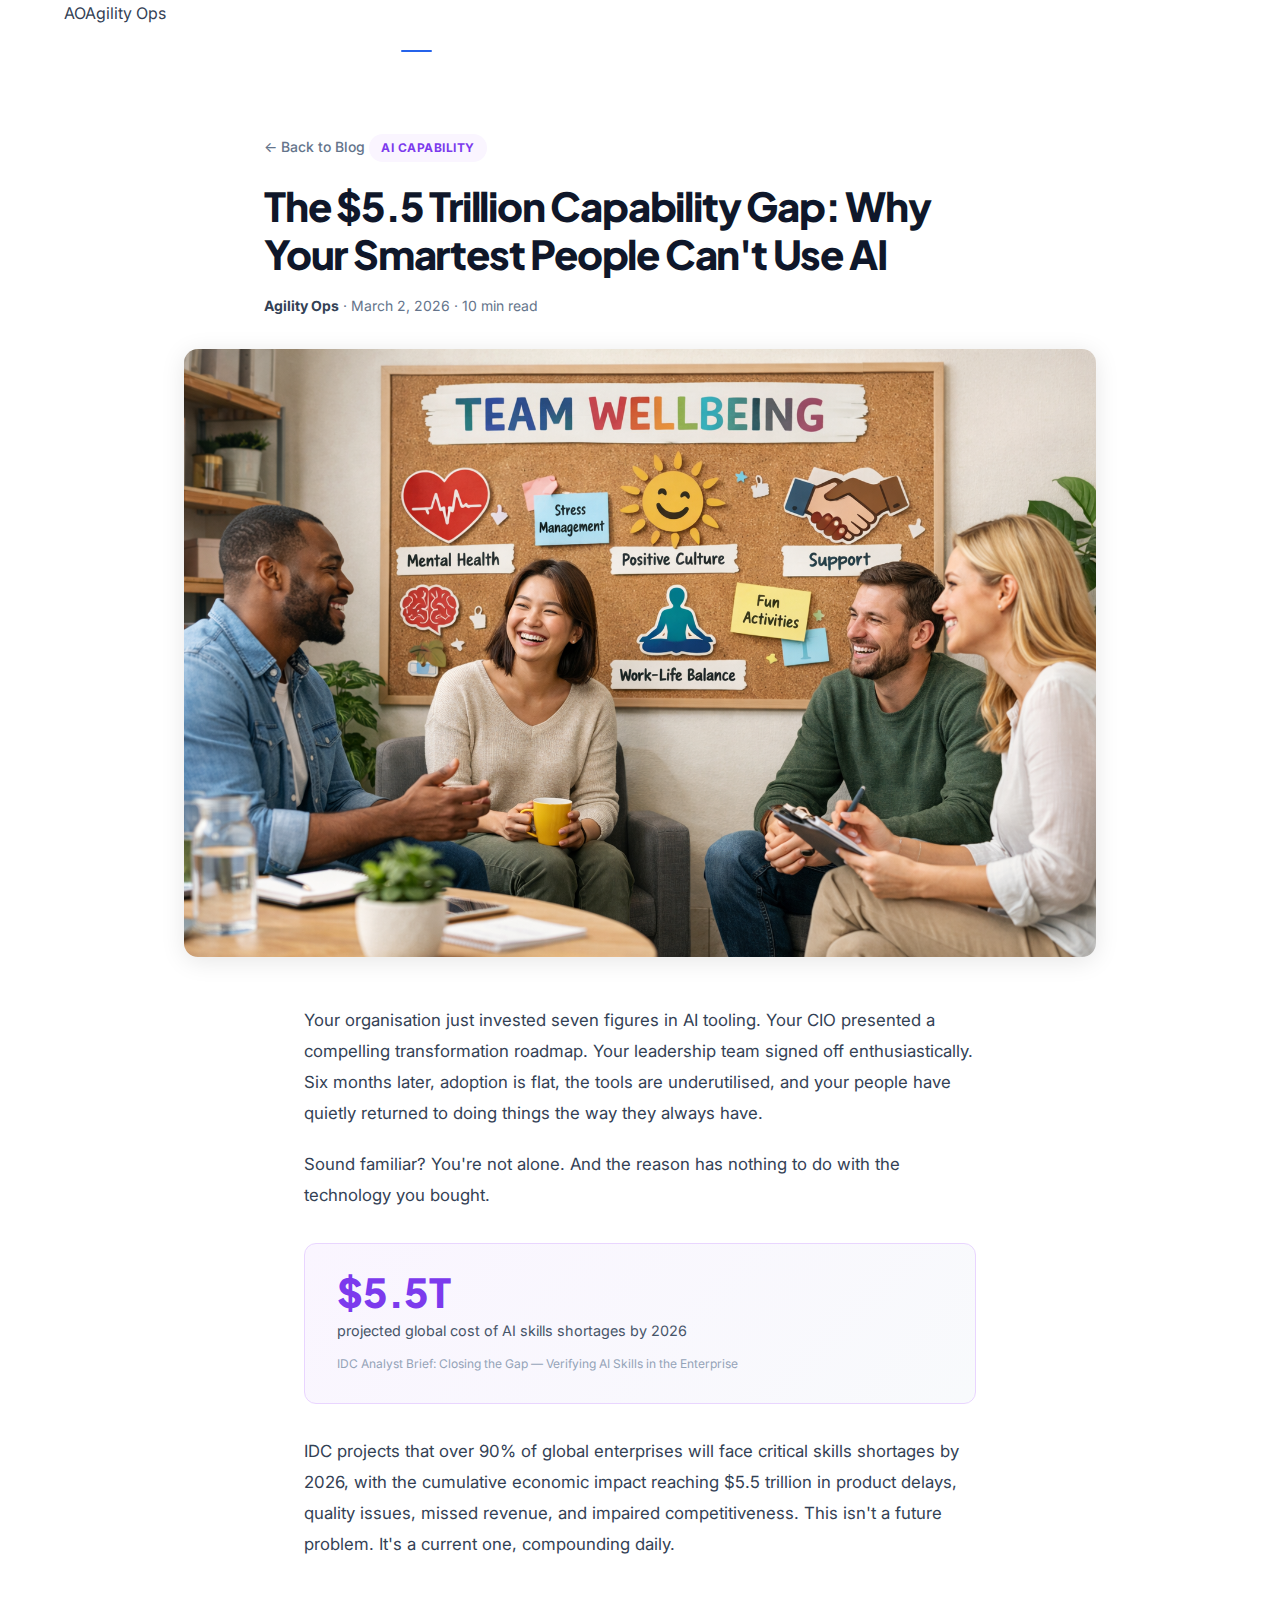
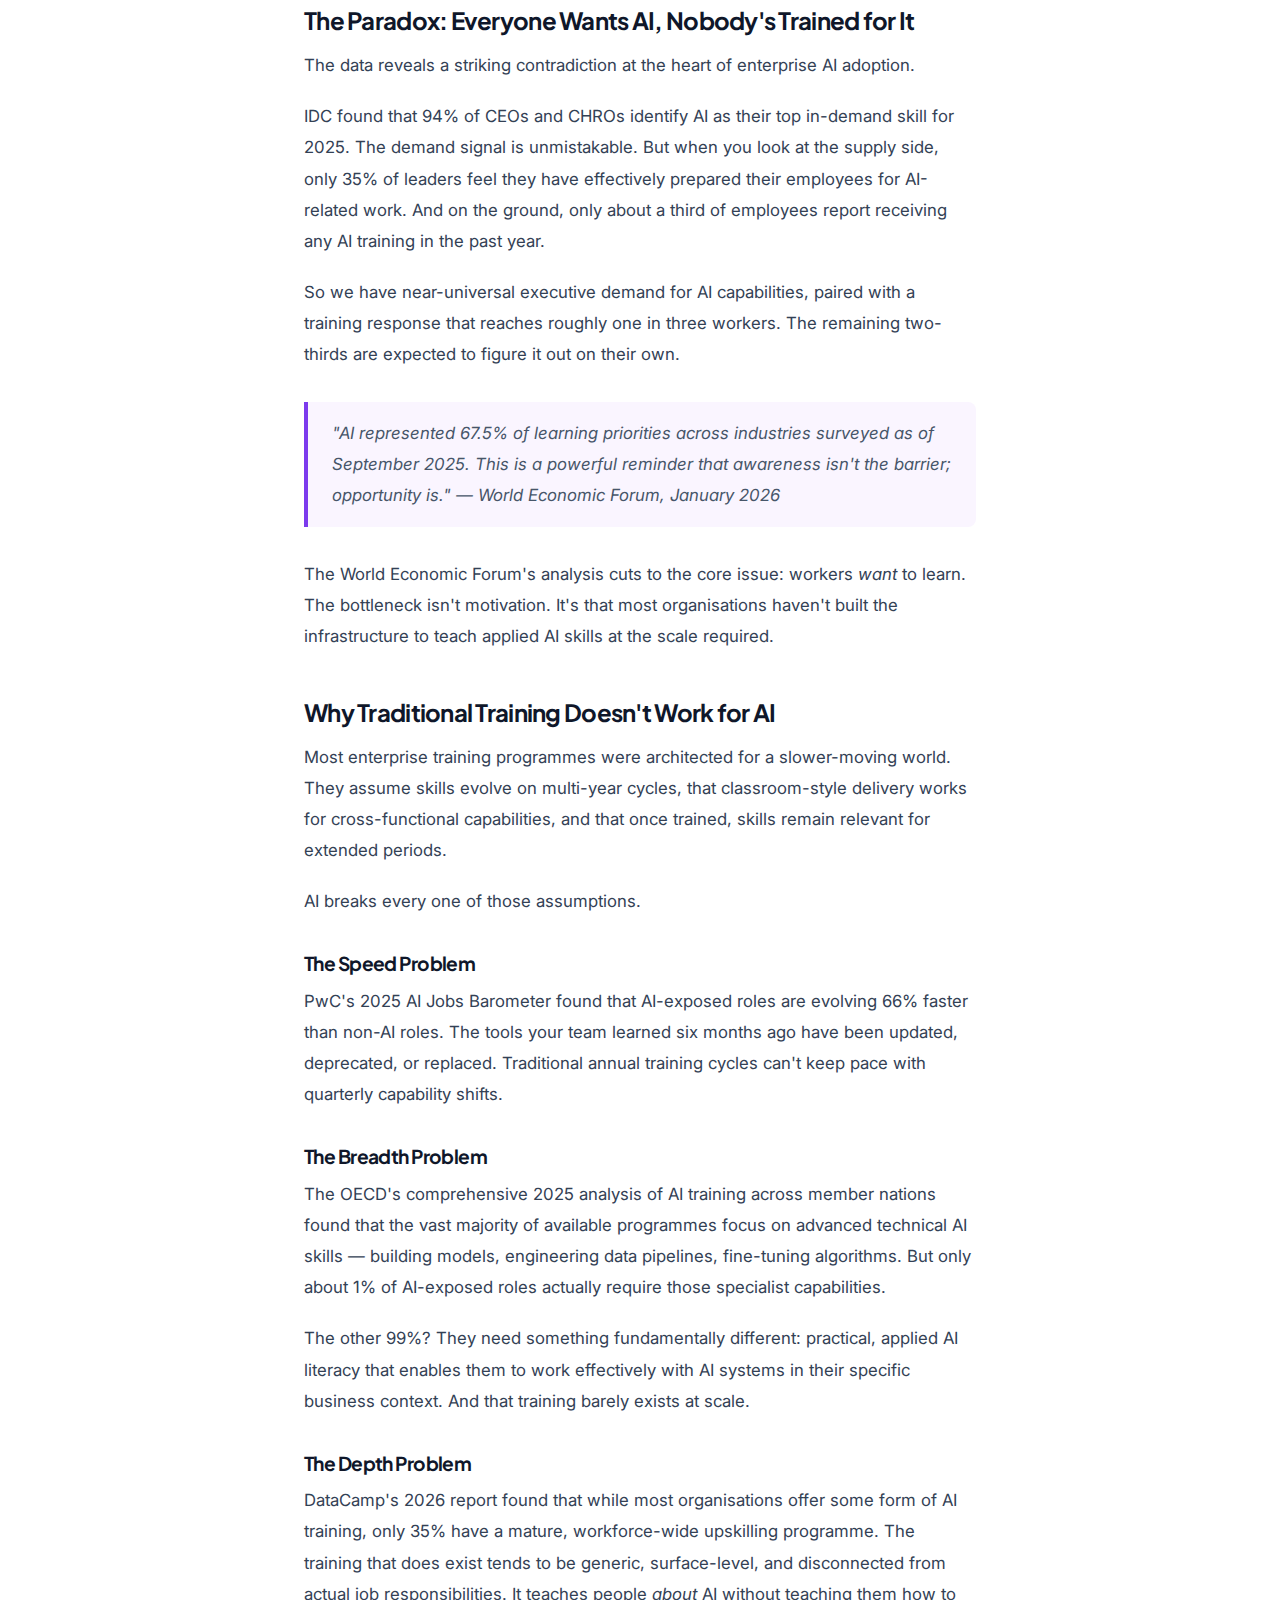
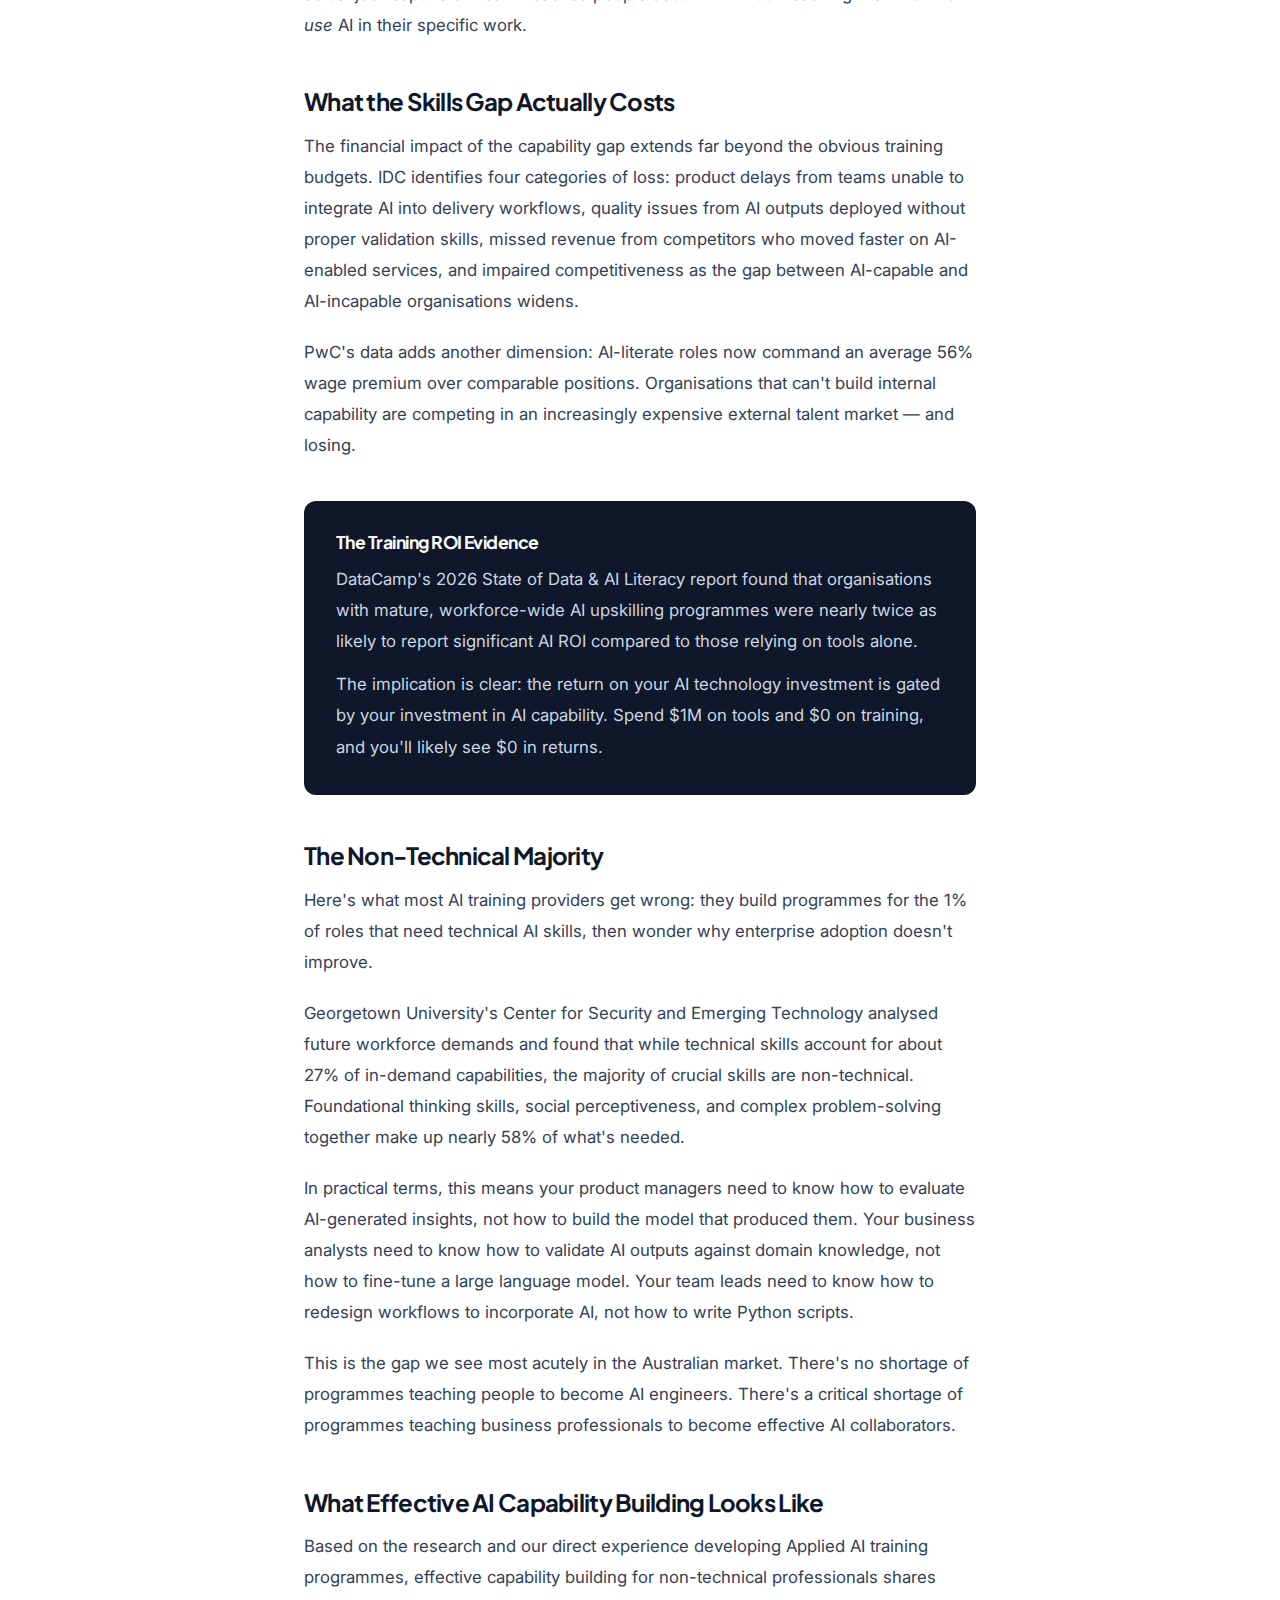
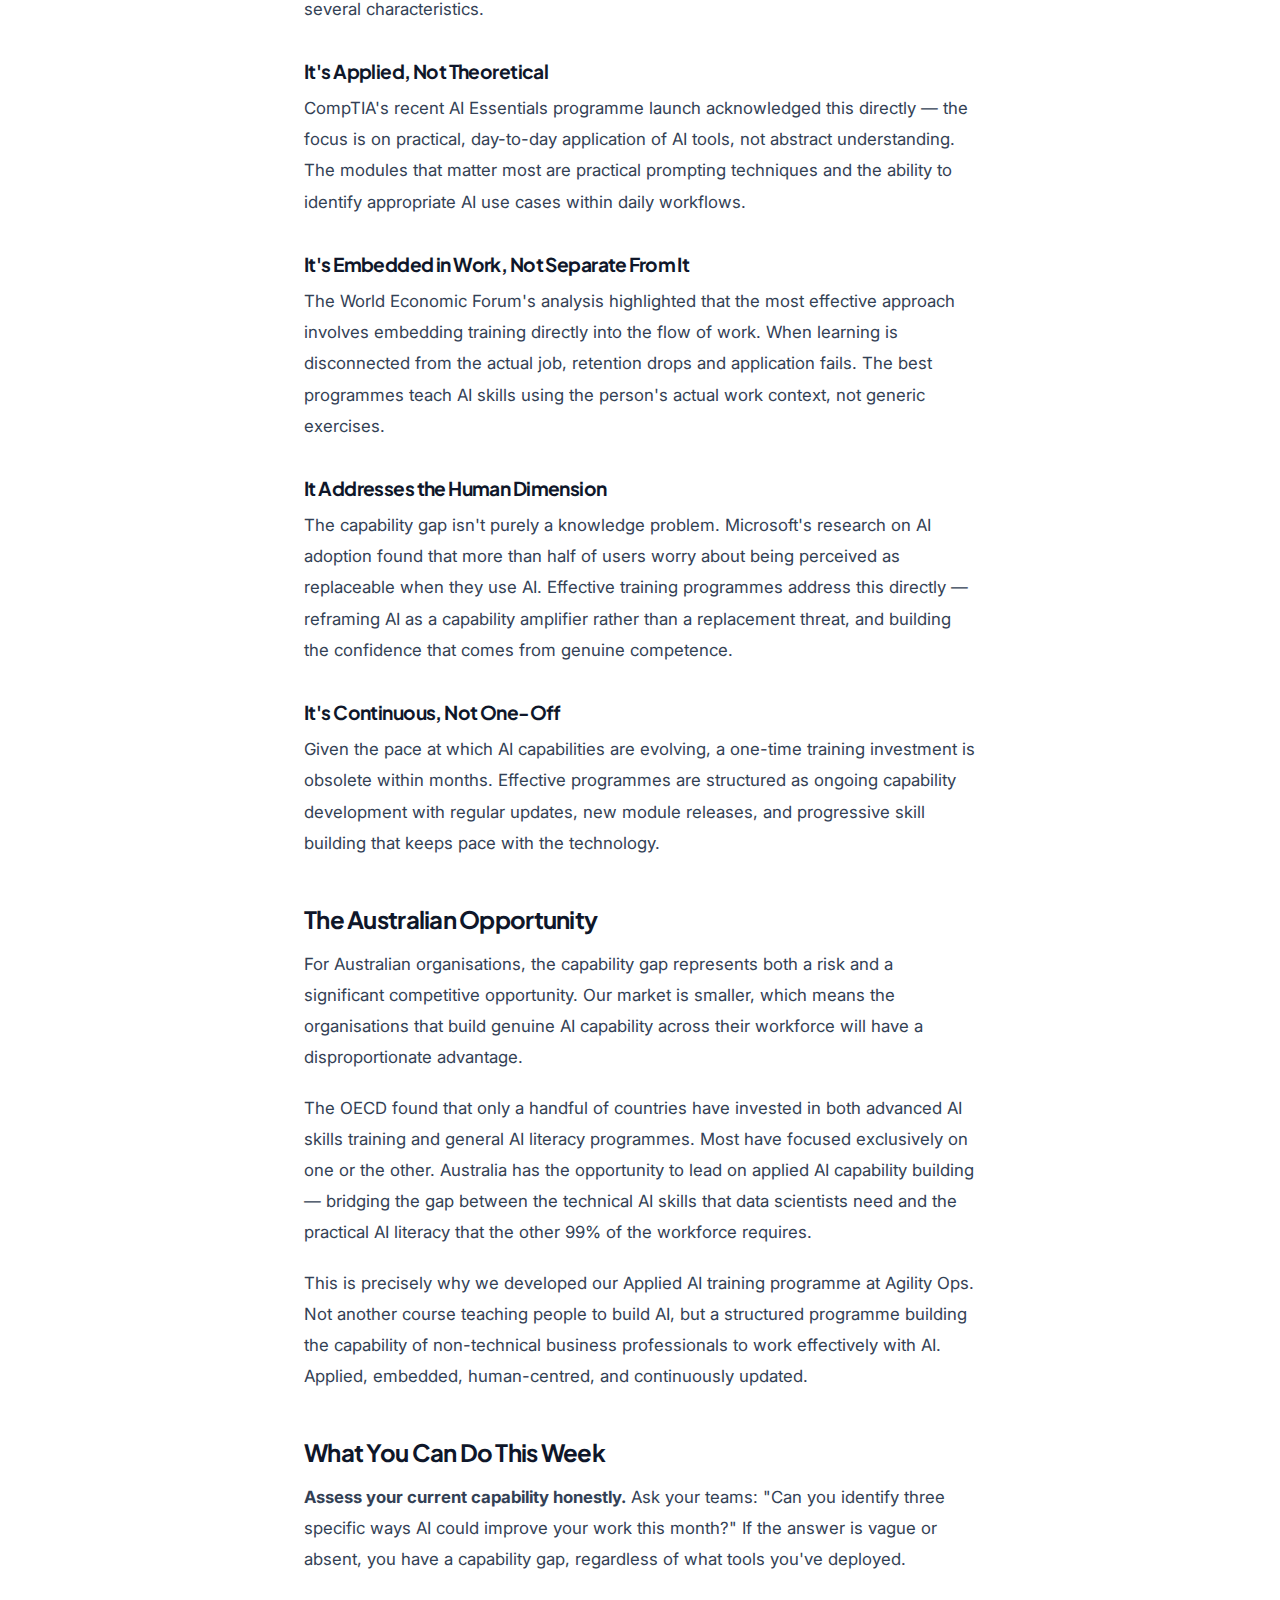
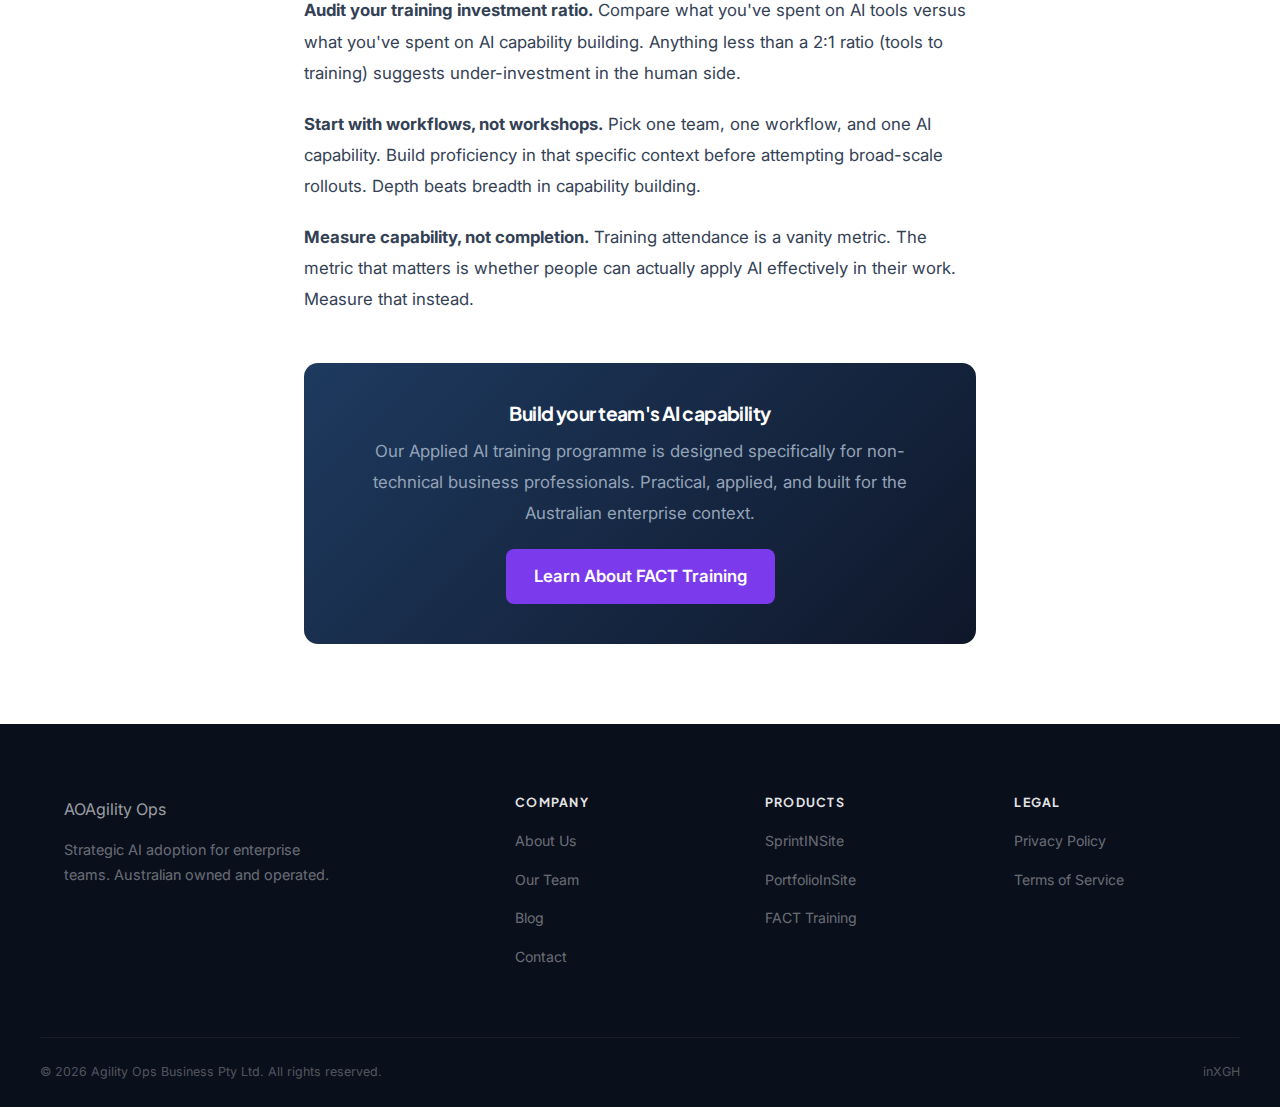
<file: pages/blog-ai-capability-gap.html>
<!DOCTYPE html>
<html lang="en-AU">
<head>
    <meta charset="UTF-8">
    <meta name="viewport" content="width=device-width, initial-scale=1.0">
    <title>The $5.5 Trillion Capability Gap: Why Your Smartest People Can't Use AI | Agility Ops</title>
    <meta name="description" content="IDC projects AI skills shortages will cost $5.5 trillion by 2026. The problem isn't awareness — it's that enterprise training was designed for a different era. Here's what needs to change.">
    <meta property="og:title" content="The $5.5 Trillion Capability Gap: Why Your Smartest People Can't Use AI">
    <meta property="og:description" content="IDC projects AI skills shortages will cost $5.5 trillion by 2026. Here's what needs to change.">
    <meta property="og:type" content="article">
    <meta property="og:url" content="https://agilityops.com.au/pages/blog-ai-capability-gap.html">
    <link rel="canonical" href="https://agilityops.com.au/pages/blog-ai-capability-gap.html">
    <link rel="preconnect" href="https://fonts.googleapis.com">
    <link rel="preconnect" href="https://fonts.gstatic.com" crossorigin>
    <link href="https://fonts.googleapis.com/css2?family=Inter:wght@400;500;600;700&family=Plus+Jakarta+Sans:wght@600;700;800&display=swap" rel="stylesheet">
    <link rel="stylesheet" href="../css/styles.css">
    <style>
        .article-header { max-width: 800px; margin: 0 auto; padding: 80px 24px 0; }
        .article-tag { display: inline-block; background: #faf5ff; color: #7c3aed; font-size: 0.75rem; font-weight: 700; padding: 4px 12px; border-radius: 20px; text-transform: uppercase; letter-spacing: 0.5px; margin-bottom: 16px; }
        .article-header h1 { font-family: 'Plus Jakarta Sans', sans-serif; font-size: clamp(1.75rem, 4vw, 2.5rem); font-weight: 800; line-height: 1.2; color: #0f172a; margin-bottom: 16px; }
        .article-meta { font-size: 0.875rem; color: #64748b; margin-bottom: 32px; }
        .article-meta strong { color: #334155; }
        .article-hero-img { max-width: 960px; margin: 0 auto 48px; padding: 0 24px; }
        .article-hero-img img { width: 100%; border-radius: 14px; box-shadow: 0 4px 24px rgba(0,0,0,0.1); }
        .article-body { max-width: 720px; margin: 0 auto; padding: 0 24px 80px; font-size: 1.05rem; line-height: 1.85; color: #334155; }
        .article-body h2 { font-family: 'Plus Jakarta Sans', sans-serif; font-size: 1.5rem; font-weight: 700; color: #0f172a; margin: 48px 0 16px; }
        .article-body h3 { font-family: 'Plus Jakarta Sans', sans-serif; font-size: 1.2rem; font-weight: 700; color: #0f172a; margin: 36px 0 12px; }
        .article-body p { margin-bottom: 20px; }
        .article-body blockquote { border-left: 4px solid #7c3aed; margin: 32px 0; padding: 16px 24px; background: #faf5ff; border-radius: 0 8px 8px 0; font-style: italic; color: #475569; }
        .stat-callout { background: linear-gradient(135deg, #faf5ff, #f8fafc); border-radius: 12px; padding: 28px 32px; margin: 32px 0; border: 1px solid #e9d5ff; }
        .stat-callout .stat-number { font-family: 'Plus Jakarta Sans', sans-serif; font-size: 2.5rem; font-weight: 800; color: #7c3aed; line-height: 1; }
        .stat-callout .stat-label { font-size: 0.9rem; color: #475569; margin-top: 6px; }
        .stat-callout .stat-source { font-size: 0.75rem; color: #94a3b8; margin-top: 8px; }
        .article-body a { color: #7c3aed; text-decoration: underline; text-decoration-color: #e9d5ff; text-underline-offset: 3px; transition: text-decoration-color 0.2s; }
        .article-body a:hover { text-decoration-color: #7c3aed; }
        .key-takeaway { background: #0f172a; color: #e2e8f0; border-radius: 12px; padding: 32px; margin: 40px 0; }
        .key-takeaway h3 { color: #fff; margin-top: 0; font-family: 'Plus Jakarta Sans', sans-serif; font-size: 1.1rem; }
        .key-takeaway p { color: #cbd5e1; margin-bottom: 12px; }
        .key-takeaway p:last-child { margin-bottom: 0; }
        .article-cta { background: linear-gradient(135deg, #1e3a5f, #0f172a); border-radius: 14px; padding: 40px; text-align: center; margin: 48px 0 0; }
        .article-cta h3 { color: #fff; margin-top: 0; font-family: 'Plus Jakarta Sans', sans-serif; }
        .article-cta p { color: #94a3b8; }
        .article-cta a { display: inline-block; background: #7c3aed; color: #fff; padding: 12px 28px; border-radius: 8px; font-weight: 600; text-decoration: none; transition: background 0.2s; }
        .article-cta a:hover { background: #6d28d9; }
        .back-link { display: inline-flex; align-items: center; gap: 6px; color: #64748b; text-decoration: none; font-size: 0.875rem; font-weight: 500; margin-bottom: 24px; transition: color 0.2s; }
        .back-link:hover { color: #7c3aed; }
    </style>
    <script type="application/ld+json">
    {
        "@context": "https://schema.org",
        "@type": "Article",
        "headline": "The $5.5 Trillion Capability Gap: Why Your Smartest People Can't Use AI",
        "author": { "@type": "Organization", "name": "Agility Ops Business Pty Ltd" },
        "publisher": { "@type": "Organization", "name": "Agility Ops Business Pty Ltd", "url": "https://agilityops.com.au" },
        "datePublished": "2026-03-02",
        "dateModified": "2026-03-02"
    }
    </script>
</head>
<body>
    <nav class="navbar">
        <div class="container nav-container">
            <a href="/" class="logo"><span class="logo-icon">AO</span><span class="logo-text">Agility Ops</span></a>
            <button class="mobile-toggle" aria-label="Toggle menu"><span></span><span></span><span></span></button>
            <ul class="nav-links">
                <li><a href="/">Home</a></li>
                <li><a href="/pages/about">About</a></li>
                <li><a href="/pages/brands">Our Brands</a></li>
                <li><a href="/pages/team">Team</a></li>
                <li><a href="/pages/blog" class="active">Blog</a></li>
                <li><a href="/pages/contact">Contact</a></li>
            </ul>
        </div>
    </nav>

    <header class="article-header">
        <a href="/pages/blog" class="back-link">&larr; Back to Blog</a>
        <span class="article-tag">AI Capability</span>
        <h1>The $5.5 Trillion Capability Gap: Why Your Smartest People Can't Use AI</h1>
        <div class="article-meta"><strong>Agility Ops</strong> &middot; March 2, 2026 &middot; 10 min read</div>
    </header>

    <div class="article-hero-img">
        <img src="../img/Team%20Wellbeing%201.png" alt="Teams building AI capabilities" loading="lazy">
    </div>

    <article class="article-body">

        <p>Your organisation just invested seven figures in AI tooling. Your CIO presented a compelling transformation roadmap. Your leadership team signed off enthusiastically. Six months later, adoption is flat, the tools are underutilised, and your people have quietly returned to doing things the way they always have.</p>

        <p>Sound familiar? You're not alone. And the reason has nothing to do with the technology you bought.</p>

        <div class="stat-callout">
            <div class="stat-number">$5.5T</div>
            <div class="stat-label">projected global cost of AI skills shortages by 2026</div>
            <div class="stat-source">IDC Analyst Brief: Closing the Gap &mdash; Verifying AI Skills in the Enterprise</div>
        </div>

        <p>IDC projects that over 90% of global enterprises will face critical skills shortages by 2026, with the cumulative economic impact reaching $5.5 trillion in product delays, quality issues, missed revenue, and impaired competitiveness. This isn't a future problem. It's a current one, compounding daily.</p>

        <h2>The Paradox: Everyone Wants AI, Nobody's Trained for It</h2>

        <p>The data reveals a striking contradiction at the heart of enterprise AI adoption.</p>

        <p>IDC found that 94% of CEOs and CHROs identify AI as their top in-demand skill for 2025. The demand signal is unmistakable. But when you look at the supply side, only 35% of leaders feel they have effectively prepared their employees for AI-related work. And on the ground, only about a third of employees report receiving any AI training in the past year.</p>

        <p>So we have near-universal executive demand for AI capabilities, paired with a training response that reaches roughly one in three workers. The remaining two-thirds are expected to figure it out on their own.</p>

        <blockquote>
            "AI represented 67.5% of learning priorities across industries surveyed as of September 2025. This is a powerful reminder that awareness isn't the barrier; opportunity is." &mdash; World Economic Forum, January 2026
        </blockquote>

        <p>The World Economic Forum's analysis cuts to the core issue: workers <em>want</em> to learn. The bottleneck isn't motivation. It's that most organisations haven't built the infrastructure to teach applied AI skills at the scale required.</p>

        <h2>Why Traditional Training Doesn't Work for AI</h2>

        <p>Most enterprise training programmes were architected for a slower-moving world. They assume skills evolve on multi-year cycles, that classroom-style delivery works for cross-functional capabilities, and that once trained, skills remain relevant for extended periods.</p>

        <p>AI breaks every one of those assumptions.</p>

        <h3>The Speed Problem</h3>
        <p>PwC's 2025 AI Jobs Barometer found that AI-exposed roles are evolving 66% faster than non-AI roles. The tools your team learned six months ago have been updated, deprecated, or replaced. Traditional annual training cycles can't keep pace with quarterly capability shifts.</p>

        <h3>The Breadth Problem</h3>
        <p>The OECD's comprehensive 2025 analysis of AI training across member nations found that the vast majority of available programmes focus on advanced technical AI skills &mdash; building models, engineering data pipelines, fine-tuning algorithms. But only about 1% of AI-exposed roles actually require those specialist capabilities.</p>

        <p>The other 99%? They need something fundamentally different: practical, applied AI literacy that enables them to work effectively with AI systems in their specific business context. And that training barely exists at scale.</p>

        <h3>The Depth Problem</h3>
        <p>DataCamp's 2026 report found that while most organisations offer some form of AI training, only 35% have a mature, workforce-wide upskilling programme. The training that does exist tends to be generic, surface-level, and disconnected from actual job responsibilities. It teaches people <em>about</em> AI without teaching them how to <em>use</em> AI in their specific work.</p>

        <h2>What the Skills Gap Actually Costs</h2>

        <p>The financial impact of the capability gap extends far beyond the obvious training budgets. IDC identifies four categories of loss: product delays from teams unable to integrate AI into delivery workflows, quality issues from AI outputs deployed without proper validation skills, missed revenue from competitors who moved faster on AI-enabled services, and impaired competitiveness as the gap between AI-capable and AI-incapable organisations widens.</p>

        <p>PwC's data adds another dimension: AI-literate roles now command an average 56% wage premium over comparable positions. Organisations that can't build internal capability are competing in an increasingly expensive external talent market &mdash; and losing.</p>

        <div class="key-takeaway">
            <h3>The Training ROI Evidence</h3>
            <p>DataCamp's 2026 State of Data & AI Literacy report found that organisations with mature, workforce-wide AI upskilling programmes were nearly twice as likely to report significant AI ROI compared to those relying on tools alone.</p>
            <p>The implication is clear: the return on your AI technology investment is gated by your investment in AI capability. Spend $1M on tools and $0 on training, and you'll likely see $0 in returns.</p>
        </div>

        <h2>The Non-Technical Majority</h2>

        <p>Here's what most AI training providers get wrong: they build programmes for the 1% of roles that need technical AI skills, then wonder why enterprise adoption doesn't improve.</p>

        <p>Georgetown University's Center for Security and Emerging Technology analysed future workforce demands and found that while technical skills account for about 27% of in-demand capabilities, the majority of crucial skills are non-technical. Foundational thinking skills, social perceptiveness, and complex problem-solving together make up nearly 58% of what's needed.</p>

        <p>In practical terms, this means your product managers need to know how to evaluate AI-generated insights, not how to build the model that produced them. Your business analysts need to know how to validate AI outputs against domain knowledge, not how to fine-tune a large language model. Your team leads need to know how to redesign workflows to incorporate AI, not how to write Python scripts.</p>

        <p>This is the gap we see most acutely in the Australian market. There's no shortage of programmes teaching people to become AI engineers. There's a critical shortage of programmes teaching business professionals to become effective AI collaborators.</p>

        <h2>What Effective AI Capability Building Looks Like</h2>

        <p>Based on the research and our direct experience developing Applied AI training programmes, effective capability building for non-technical professionals shares several characteristics.</p>

        <h3>It's Applied, Not Theoretical</h3>
        <p>CompTIA's recent AI Essentials programme launch acknowledged this directly &mdash; the focus is on practical, day-to-day application of AI tools, not abstract understanding. The modules that matter most are practical prompting techniques and the ability to identify appropriate AI use cases within daily workflows.</p>

        <h3>It's Embedded in Work, Not Separate From It</h3>
        <p>The World Economic Forum's analysis highlighted that the most effective approach involves embedding training directly into the flow of work. When learning is disconnected from the actual job, retention drops and application fails. The best programmes teach AI skills using the person's actual work context, not generic exercises.</p>

        <h3>It Addresses the Human Dimension</h3>
        <p>The capability gap isn't purely a knowledge problem. Microsoft's research on AI adoption found that more than half of users worry about being perceived as replaceable when they use AI. Effective training programmes address this directly &mdash; reframing AI as a capability amplifier rather than a replacement threat, and building the confidence that comes from genuine competence.</p>

        <h3>It's Continuous, Not One-Off</h3>
        <p>Given the pace at which AI capabilities are evolving, a one-time training investment is obsolete within months. Effective programmes are structured as ongoing capability development with regular updates, new module releases, and progressive skill building that keeps pace with the technology.</p>

        <h2>The Australian Opportunity</h2>

        <p>For Australian organisations, the capability gap represents both a risk and a significant competitive opportunity. Our market is smaller, which means the organisations that build genuine AI capability across their workforce will have a disproportionate advantage.</p>

        <p>The OECD found that only a handful of countries have invested in both advanced AI skills training and general AI literacy programmes. Most have focused exclusively on one or the other. Australia has the opportunity to lead on applied AI capability building &mdash; bridging the gap between the technical AI skills that data scientists need and the practical AI literacy that the other 99% of the workforce requires.</p>

        <p>This is precisely why we developed our Applied AI training programme at Agility Ops. Not another course teaching people to build AI, but a structured programme building the capability of non-technical business professionals to work effectively with AI. Applied, embedded, human-centred, and continuously updated.</p>

        <h2>What You Can Do This Week</h2>

        <p><strong>Assess your current capability honestly.</strong> Ask your teams: "Can you identify three specific ways AI could improve your work this month?" If the answer is vague or absent, you have a capability gap, regardless of what tools you've deployed.</p>

        <p><strong>Audit your training investment ratio.</strong> Compare what you've spent on AI tools versus what you've spent on AI capability building. Anything less than a 2:1 ratio (tools to training) suggests under-investment in the human side.</p>

        <p><strong>Start with workflows, not workshops.</strong> Pick one team, one workflow, and one AI capability. Build proficiency in that specific context before attempting broad-scale rollouts. Depth beats breadth in capability building.</p>

        <p><strong>Measure capability, not completion.</strong> Training attendance is a vanity metric. The metric that matters is whether people can actually apply AI effectively in their work. Measure that instead.</p>

        <div class="article-cta">
            <h3>Build your team's AI capability</h3>
            <p>Our Applied AI training programme is designed specifically for non-technical business professionals. Practical, applied, and built for the Australian enterprise context.</p>
            <a href="/pages/contact">Learn About FACT Training</a>
        </div>

    </article>

    <footer class="footer">
        <div class="container footer-grid">
            <div class="footer-brand">
                <a href="/" class="logo"><span class="logo-icon">AO</span><span class="logo-text">Agility Ops</span></a>
                <p>Strategic AI adoption for enterprise teams. Australian owned and operated.</p>
            </div>
            <div class="footer-links"><h4>Company</h4><ul><li><a href="/pages/about">About Us</a></li><li><a href="/pages/team">Our Team</a></li><li><a href="/pages/blog">Blog</a></li><li><a href="/pages/contact">Contact</a></li></ul></div>
            <div class="footer-links"><h4>Products</h4><ul><li><a href="https://sprintinsite.com">SprintINSite</a></li><li><a href="https://portfolioinsite.com.au">PortfolioInSite</a></li><li><a href="https://fastact.com.au">FACT Training</a></li></ul></div>
            <div class="footer-links"><h4>Legal</h4><ul><li><a href="#">Privacy Policy</a></li><li><a href="#">Terms of Service</a></li></ul></div>
        </div>
        <div class="container footer-bottom">
            <p>&copy; 2026 Agility Ops Business Pty Ltd. All rights reserved.</p>
            <div class="social-links"><a href="https://www.linkedin.com/company/agility-ops-business" aria-label="LinkedIn">in</a><a href="#" aria-label="X">X</a><a href="https://github.com/G-AOBptyltd" aria-label="GitHub">GH</a></div>
        </div>
    </footer>
    <script src="../js/main.js"></script>
</body>
</html>
</file>
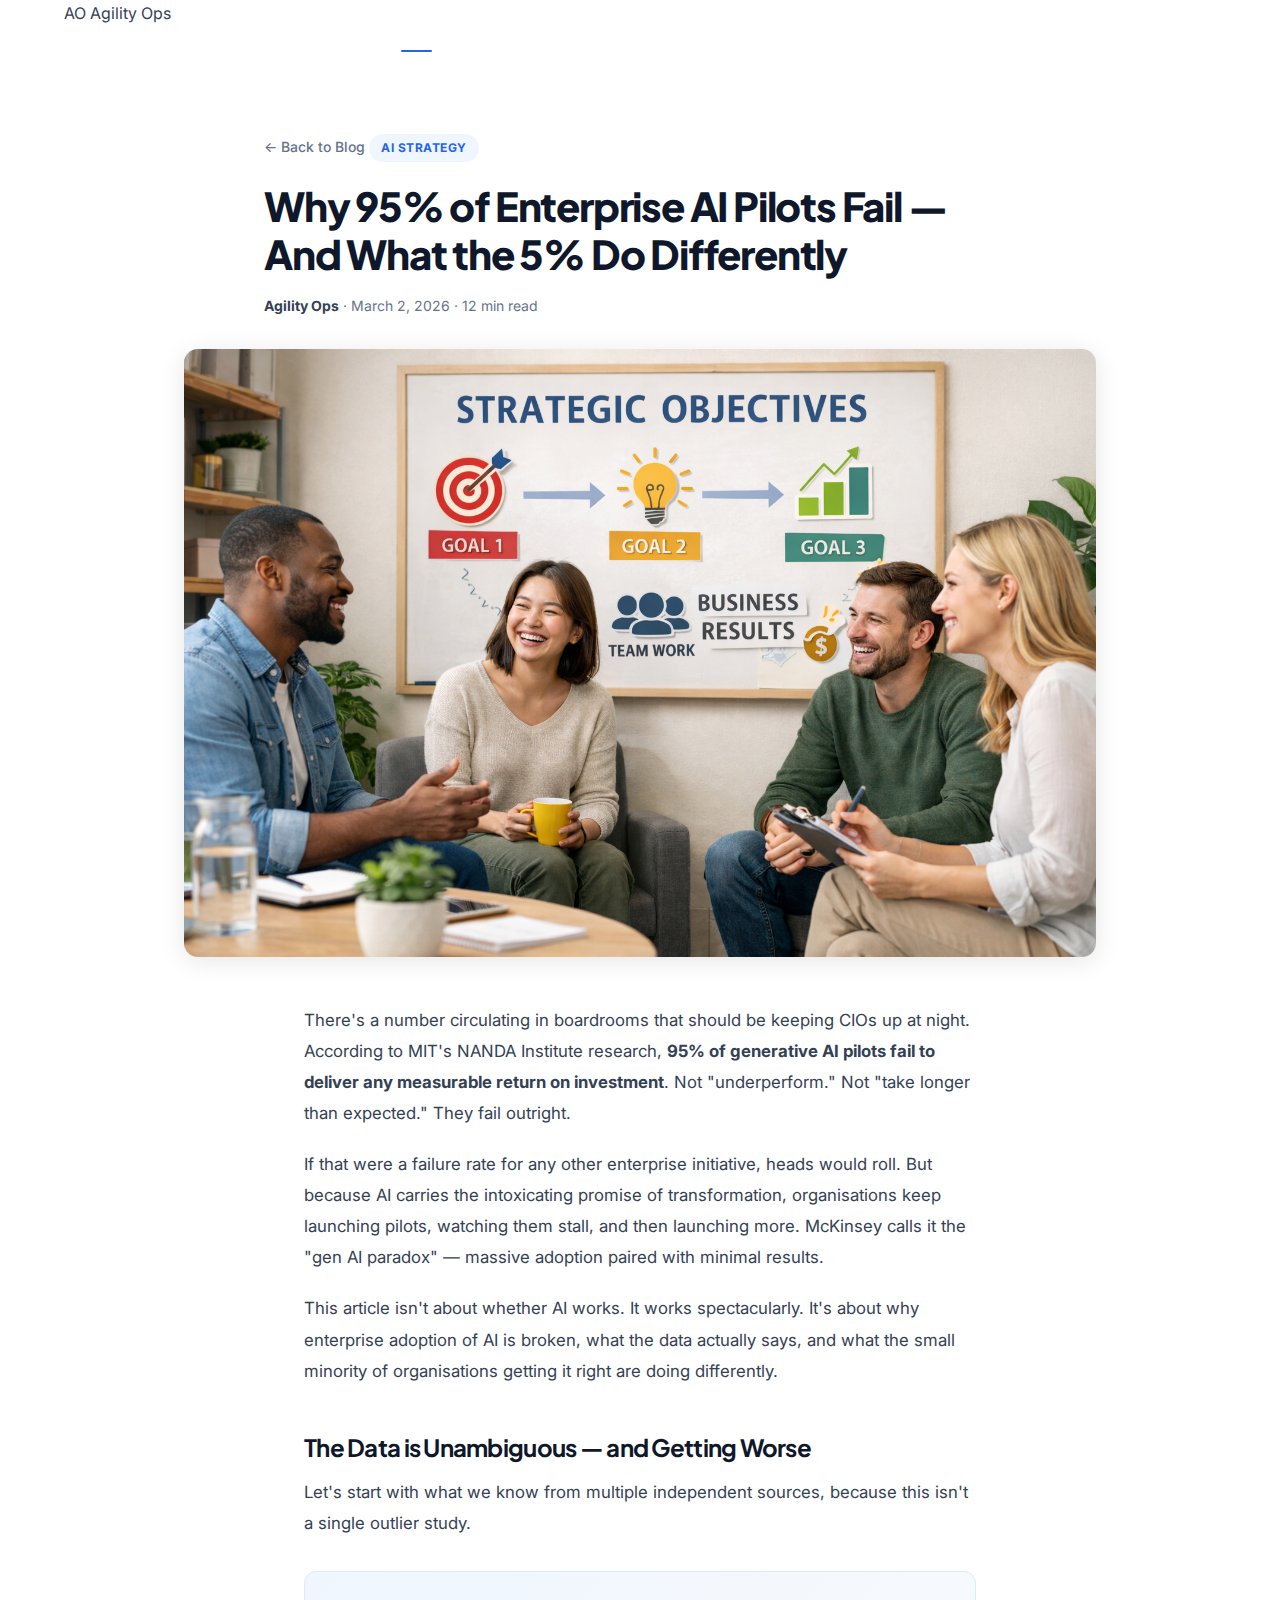
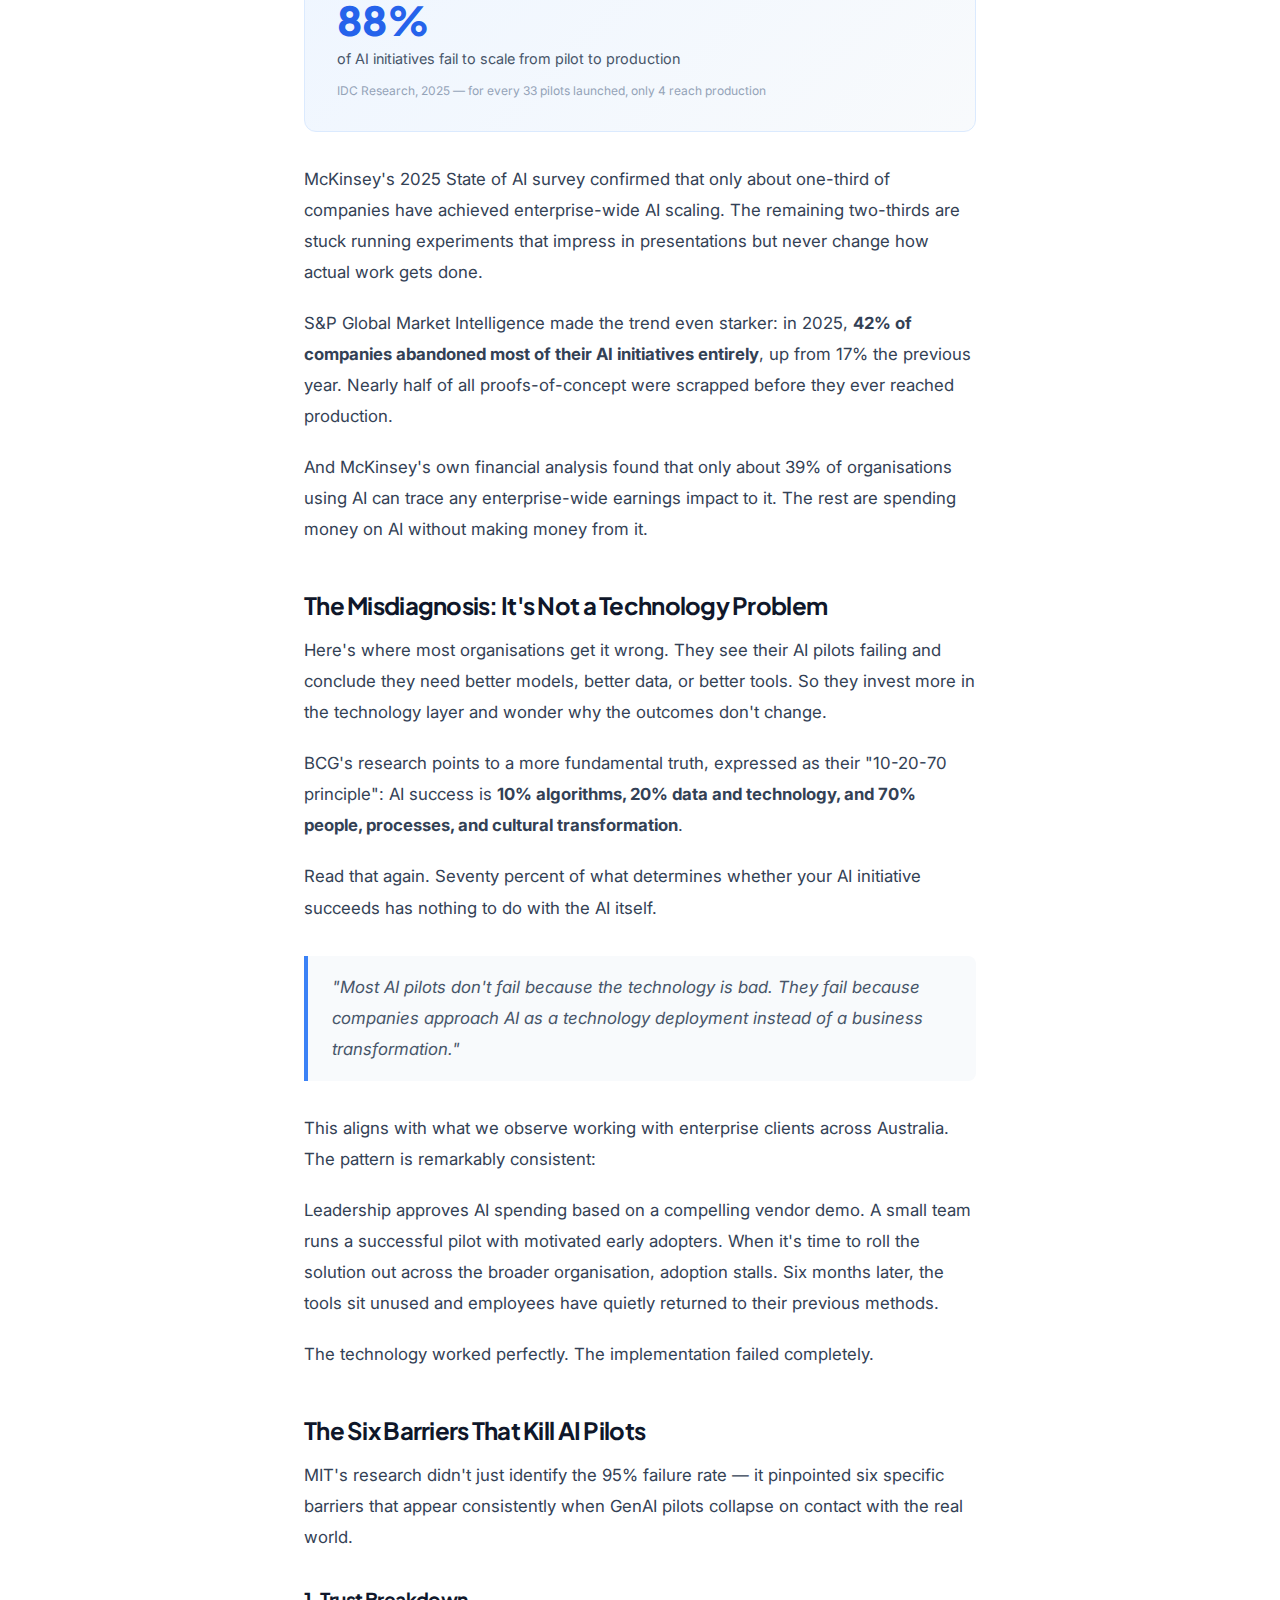
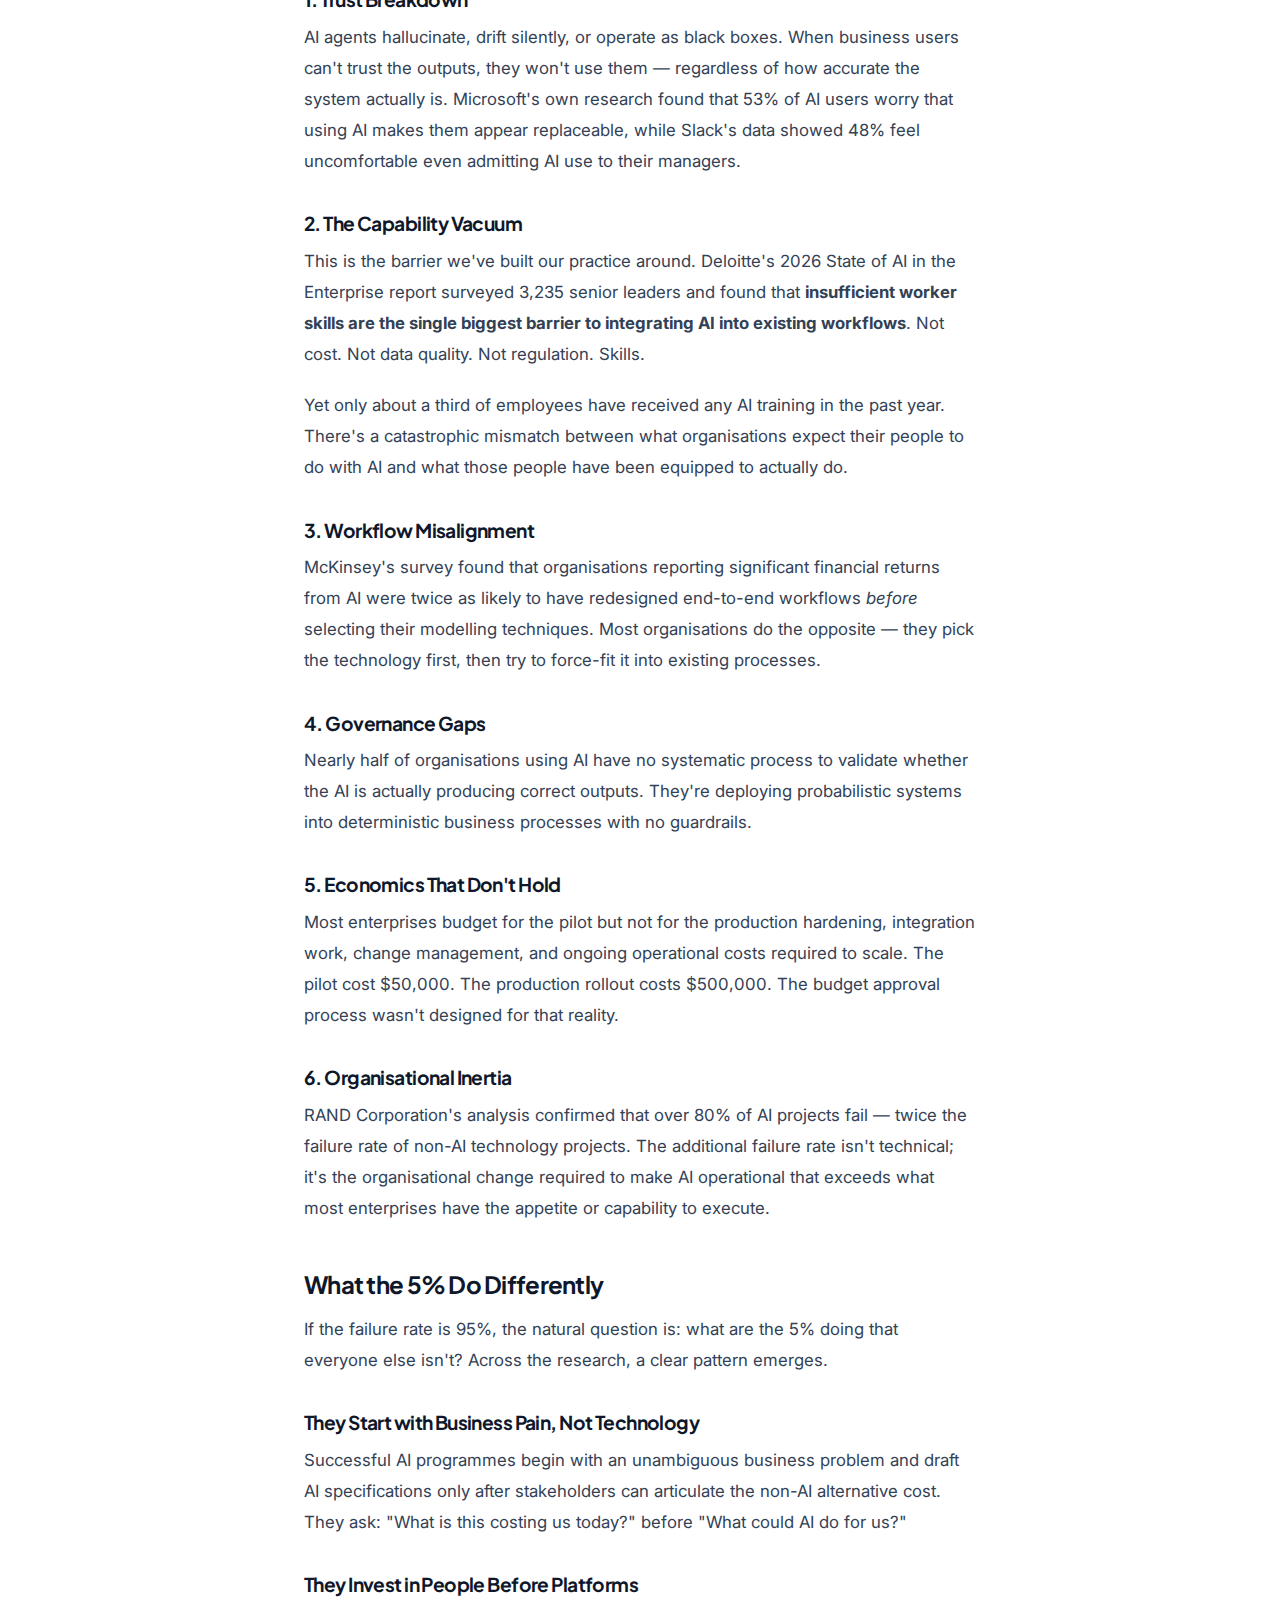
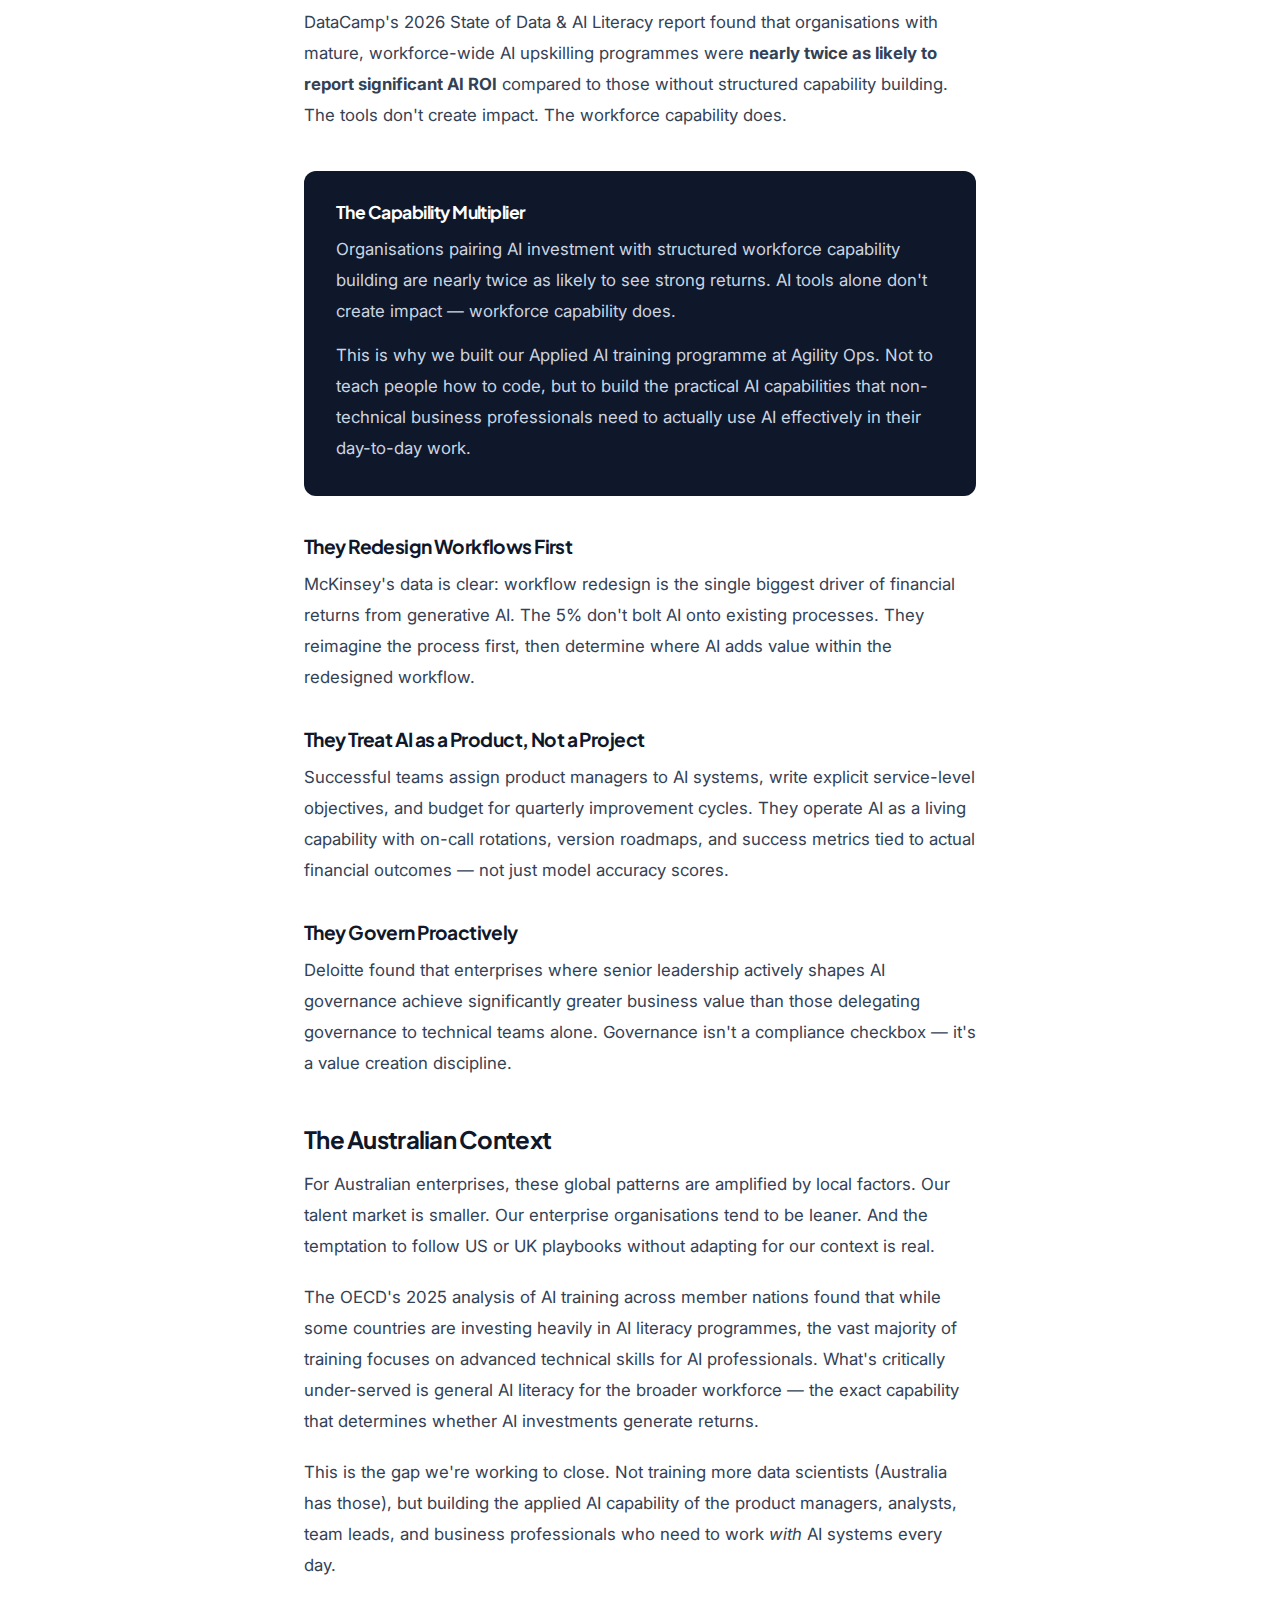
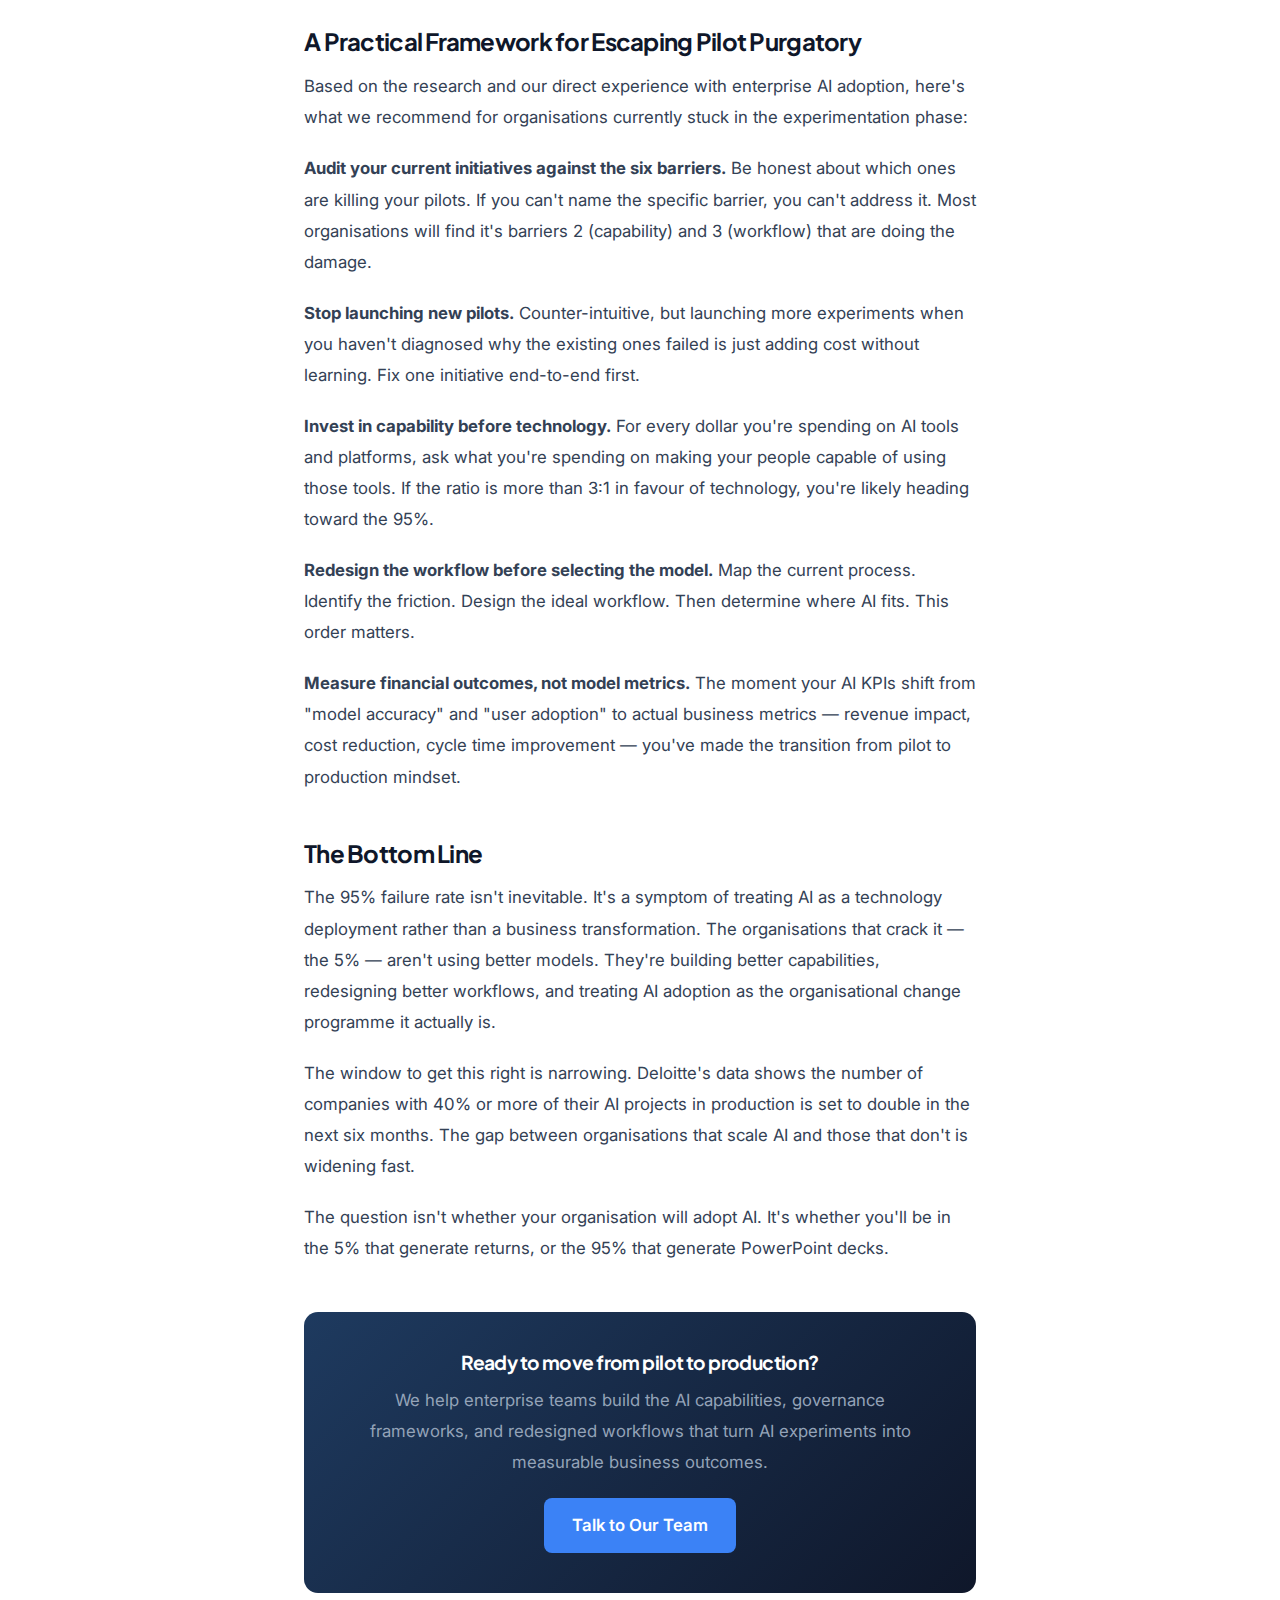
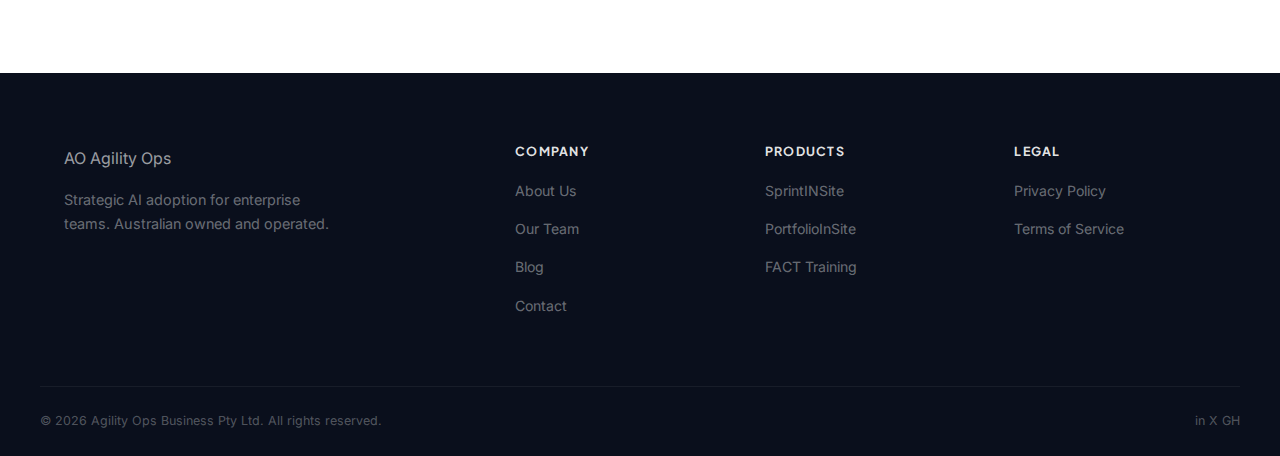
<file: pages/blog-ai-pilots-fail.html>
<!DOCTYPE html>
<html lang="en-AU">
<head>
    <meta charset="UTF-8">
    <meta name="viewport" content="width=device-width, initial-scale=1.0">
    <title>Why 95% of Enterprise AI Pilots Fail — And What the 5% Do Differently | Agility Ops</title>
    <meta name="description" content="MIT, McKinsey, and IDC data reveal why most enterprise AI initiatives never reach production. Practitioner analysis of the patterns that separate organisations that scale from those stuck in pilot purgatory.">
    <meta property="og:title" content="Why 95% of Enterprise AI Pilots Fail — And What the 5% Do Differently">
    <meta property="og:description" content="MIT, McKinsey, and IDC data reveal why most enterprise AI initiatives never reach production.">
    <meta property="og:type" content="article">
    <meta property="og:url" content="https://agilityops.com.au/pages/blog-ai-pilots-fail.html">
    <meta property="og:image" content="https://agilityops.com.au/img/Team%20Alignment%201.png">
    <link rel="canonical" href="https://agilityops.com.au/pages/blog-ai-pilots-fail.html">
    <link rel="preconnect" href="https://fonts.googleapis.com">
    <link rel="preconnect" href="https://fonts.gstatic.com" crossorigin>
    <link href="https://fonts.googleapis.com/css2?family=Inter:wght@400;500;600;700&family=Plus+Jakarta+Sans:wght@600;700;800&display=swap" rel="stylesheet">
    <link rel="stylesheet" href="../css/styles.css">
    <style>
        .article-header {
            max-width: 800px;
            margin: 0 auto;
            padding: 80px 24px 0;
        }
        .article-tag {
            display: inline-block;
            background: #eff6ff;
            color: #2563eb;
            font-size: 0.75rem;
            font-weight: 700;
            padding: 4px 12px;
            border-radius: 20px;
            text-transform: uppercase;
            letter-spacing: 0.5px;
            margin-bottom: 16px;
        }
        .article-header h1 {
            font-family: 'Plus Jakarta Sans', sans-serif;
            font-size: clamp(1.75rem, 4vw, 2.5rem);
            font-weight: 800;
            line-height: 1.2;
            color: #0f172a;
            margin-bottom: 16px;
        }
        .article-meta {
            font-size: 0.875rem;
            color: #64748b;
            margin-bottom: 32px;
        }
        .article-meta strong {
            color: #334155;
        }
        .article-hero-img {
            max-width: 960px;
            margin: 0 auto 48px;
            padding: 0 24px;
        }
        .article-hero-img img {
            width: 100%;
            border-radius: 14px;
            box-shadow: 0 4px 24px rgba(0,0,0,0.1);
        }
        .article-body {
            max-width: 720px;
            margin: 0 auto;
            padding: 0 24px 80px;
            font-size: 1.05rem;
            line-height: 1.85;
            color: #334155;
        }
        .article-body h2 {
            font-family: 'Plus Jakarta Sans', sans-serif;
            font-size: 1.5rem;
            font-weight: 700;
            color: #0f172a;
            margin: 48px 0 16px;
        }
        .article-body h3 {
            font-family: 'Plus Jakarta Sans', sans-serif;
            font-size: 1.2rem;
            font-weight: 700;
            color: #0f172a;
            margin: 36px 0 12px;
        }
        .article-body p {
            margin-bottom: 20px;
        }
        .article-body blockquote {
            border-left: 4px solid #3b82f6;
            margin: 32px 0;
            padding: 16px 24px;
            background: #f8fafc;
            border-radius: 0 8px 8px 0;
            font-style: italic;
            color: #475569;
        }
        .stat-callout {
            background: linear-gradient(135deg, #eff6ff, #f8fafc);
            border-radius: 12px;
            padding: 28px 32px;
            margin: 32px 0;
            border: 1px solid #dbeafe;
        }
        .stat-callout .stat-number {
            font-family: 'Plus Jakarta Sans', sans-serif;
            font-size: 2.5rem;
            font-weight: 800;
            color: #2563eb;
            line-height: 1;
        }
        .stat-callout .stat-label {
            font-size: 0.9rem;
            color: #475569;
            margin-top: 6px;
        }
        .stat-callout .stat-source {
            font-size: 0.75rem;
            color: #94a3b8;
            margin-top: 8px;
        }
        .article-body a {
            color: #2563eb;
            text-decoration: underline;
            text-decoration-color: #bfdbfe;
            text-underline-offset: 3px;
            transition: text-decoration-color 0.2s;
        }
        .article-body a:hover {
            text-decoration-color: #2563eb;
        }
        .key-takeaway {
            background: #0f172a;
            color: #e2e8f0;
            border-radius: 12px;
            padding: 32px;
            margin: 40px 0;
        }
        .key-takeaway h3 {
            color: #fff;
            margin-top: 0;
            font-size: 1.1rem;
        }
        .key-takeaway p {
            color: #cbd5e1;
            margin-bottom: 12px;
        }
        .key-takeaway p:last-child {
            margin-bottom: 0;
        }
        .article-cta {
            background: linear-gradient(135deg, #1e3a5f, #0f172a);
            border-radius: 14px;
            padding: 40px;
            text-align: center;
            margin: 48px 0 0;
        }
        .article-cta h3 {
            color: #fff;
            margin-top: 0;
        }
        .article-cta p {
            color: #94a3b8;
        }
        .article-cta a {
            display: inline-block;
            background: #3b82f6;
            color: #fff;
            padding: 12px 28px;
            border-radius: 8px;
            font-weight: 600;
            text-decoration: none;
            transition: background 0.2s;
        }
        .article-cta a:hover {
            background: #2563eb;
        }
        .back-link {
            display: inline-flex;
            align-items: center;
            gap: 6px;
            color: #64748b;
            text-decoration: none;
            font-size: 0.875rem;
            font-weight: 500;
            margin-bottom: 24px;
            transition: color 0.2s;
        }
        .back-link:hover { color: #2563eb; }
    </style>
    <script type="application/ld+json">
    {
        "@context": "https://schema.org",
        "@type": "Article",
        "headline": "Why 95% of Enterprise AI Pilots Fail — And What the 5% Do Differently",
        "author": {
            "@type": "Organization",
            "name": "Agility Ops Business Pty Ltd"
        },
        "publisher": {
            "@type": "Organization",
            "name": "Agility Ops Business Pty Ltd",
            "url": "https://agilityops.com.au"
        },
        "datePublished": "2026-03-02",
        "dateModified": "2026-03-02",
        "description": "MIT, McKinsey, and IDC data reveal why most enterprise AI initiatives never reach production.",
        "mainEntityOfPage": "https://agilityops.com.au/pages/blog-ai-pilots-fail.html"
    }
    </script>
</head>
<body>
    <!-- Navigation -->
    <nav class="navbar">
        <div class="container nav-container">
            <a href="/" class="logo">
                <span class="logo-icon">AO</span>
                <span class="logo-text">Agility Ops</span>
            </a>
            <button class="mobile-toggle" aria-label="Toggle menu">
                <span></span><span></span><span></span>
            </button>
            <ul class="nav-links">
                <li><a href="/">Home</a></li>
                <li><a href="/pages/about">About</a></li>
                <li><a href="/pages/brands">Our Brands</a></li>
                <li><a href="/pages/team">Team</a></li>
                <li><a href="/pages/blog" class="active">Blog</a></li>
                <li><a href="/pages/contact">Contact</a></li>
            </ul>
        </div>
    </nav>

    <!-- Article Header -->
    <header class="article-header">
        <a href="/pages/blog" class="back-link">&larr; Back to Blog</a>
        <span class="article-tag">AI Strategy</span>
        <h1>Why 95% of Enterprise AI Pilots Fail &mdash; And What the 5% Do Differently</h1>
        <div class="article-meta">
            <strong>Agility Ops</strong> &middot; March 2, 2026 &middot; 12 min read
        </div>
    </header>

    <!-- Hero Image -->
    <div class="article-hero-img">
        <img src="../img/Team%20Alignment%201.png" alt="Enterprise teams aligning on AI transformation strategy" loading="lazy">
    </div>

    <!-- Article Body -->
    <article class="article-body">

        <p>There's a number circulating in boardrooms that should be keeping CIOs up at night. According to MIT's NANDA Institute research, <strong>95% of generative AI pilots fail to deliver any measurable return on investment</strong>. Not "underperform." Not "take longer than expected." They fail outright.</p>

        <p>If that were a failure rate for any other enterprise initiative, heads would roll. But because AI carries the intoxicating promise of transformation, organisations keep launching pilots, watching them stall, and then launching more. McKinsey calls it the "gen AI paradox" &mdash; massive adoption paired with minimal results.</p>

        <p>This article isn't about whether AI works. It works spectacularly. It's about why enterprise adoption of AI is broken, what the data actually says, and what the small minority of organisations getting it right are doing differently.</p>

        <h2>The Data is Unambiguous &mdash; and Getting Worse</h2>

        <p>Let's start with what we know from multiple independent sources, because this isn't a single outlier study.</p>

        <div class="stat-callout">
            <div class="stat-number">88%</div>
            <div class="stat-label">of AI initiatives fail to scale from pilot to production</div>
            <div class="stat-source">IDC Research, 2025 &mdash; for every 33 pilots launched, only 4 reach production</div>
        </div>

        <p>McKinsey's 2025 State of AI survey confirmed that only about one-third of companies have achieved enterprise-wide AI scaling. The remaining two-thirds are stuck running experiments that impress in presentations but never change how actual work gets done.</p>

        <p>S&P Global Market Intelligence made the trend even starker: in 2025, <strong>42% of companies abandoned most of their AI initiatives entirely</strong>, up from 17% the previous year. Nearly half of all proofs-of-concept were scrapped before they ever reached production.</p>

        <p>And McKinsey's own financial analysis found that only about 39% of organisations using AI can trace any enterprise-wide earnings impact to it. The rest are spending money on AI without making money from it.</p>

        <h2>The Misdiagnosis: It's Not a Technology Problem</h2>

        <p>Here's where most organisations get it wrong. They see their AI pilots failing and conclude they need better models, better data, or better tools. So they invest more in the technology layer and wonder why the outcomes don't change.</p>

        <p>BCG's research points to a more fundamental truth, expressed as their "10-20-70 principle": AI success is <strong>10% algorithms, 20% data and technology, and 70% people, processes, and cultural transformation</strong>.</p>

        <p>Read that again. Seventy percent of what determines whether your AI initiative succeeds has nothing to do with the AI itself.</p>

        <blockquote>
            "Most AI pilots don't fail because the technology is bad. They fail because companies approach AI as a technology deployment instead of a business transformation."
        </blockquote>

        <p>This aligns with what we observe working with enterprise clients across Australia. The pattern is remarkably consistent:</p>

        <p>Leadership approves AI spending based on a compelling vendor demo. A small team runs a successful pilot with motivated early adopters. When it's time to roll the solution out across the broader organisation, adoption stalls. Six months later, the tools sit unused and employees have quietly returned to their previous methods.</p>

        <p>The technology worked perfectly. The implementation failed completely.</p>

        <h2>The Six Barriers That Kill AI Pilots</h2>

        <p>MIT's research didn't just identify the 95% failure rate &mdash; it pinpointed six specific barriers that appear consistently when GenAI pilots collapse on contact with the real world.</p>

        <h3>1. Trust Breakdown</h3>
        <p>AI agents hallucinate, drift silently, or operate as black boxes. When business users can't trust the outputs, they won't use them &mdash; regardless of how accurate the system actually is. Microsoft's own research found that 53% of AI users worry that using AI makes them appear replaceable, while Slack's data showed 48% feel uncomfortable even admitting AI use to their managers.</p>

        <h3>2. The Capability Vacuum</h3>
        <p>This is the barrier we've built our practice around. Deloitte's 2026 State of AI in the Enterprise report surveyed 3,235 senior leaders and found that <strong>insufficient worker skills are the single biggest barrier to integrating AI into existing workflows</strong>. Not cost. Not data quality. Not regulation. Skills.</p>

        <p>Yet only about a third of employees have received any AI training in the past year. There's a catastrophic mismatch between what organisations expect their people to do with AI and what those people have been equipped to actually do.</p>

        <h3>3. Workflow Misalignment</h3>
        <p>McKinsey's survey found that organisations reporting significant financial returns from AI were twice as likely to have redesigned end-to-end workflows <em>before</em> selecting their modelling techniques. Most organisations do the opposite &mdash; they pick the technology first, then try to force-fit it into existing processes.</p>

        <h3>4. Governance Gaps</h3>
        <p>Nearly half of organisations using AI have no systematic process to validate whether the AI is actually producing correct outputs. They're deploying probabilistic systems into deterministic business processes with no guardrails.</p>

        <h3>5. Economics That Don't Hold</h3>
        <p>Most enterprises budget for the pilot but not for the production hardening, integration work, change management, and ongoing operational costs required to scale. The pilot cost $50,000. The production rollout costs $500,000. The budget approval process wasn't designed for that reality.</p>

        <h3>6. Organisational Inertia</h3>
        <p>RAND Corporation's analysis confirmed that over 80% of AI projects fail &mdash; twice the failure rate of non-AI technology projects. The additional failure rate isn't technical; it's the organisational change required to make AI operational that exceeds what most enterprises have the appetite or capability to execute.</p>

        <h2>What the 5% Do Differently</h2>

        <p>If the failure rate is 95%, the natural question is: what are the 5% doing that everyone else isn't? Across the research, a clear pattern emerges.</p>

        <h3>They Start with Business Pain, Not Technology</h3>
        <p>Successful AI programmes begin with an unambiguous business problem and draft AI specifications only after stakeholders can articulate the non-AI alternative cost. They ask: "What is this costing us today?" before "What could AI do for us?"</p>

        <h3>They Invest in People Before Platforms</h3>
        <p>DataCamp's 2026 State of Data & AI Literacy report found that organisations with mature, workforce-wide AI upskilling programmes were <strong>nearly twice as likely to report significant AI ROI</strong> compared to those without structured capability building. The tools don't create impact. The workforce capability does.</p>

        <div class="key-takeaway">
            <h3>The Capability Multiplier</h3>
            <p>Organisations pairing AI investment with structured workforce capability building are nearly twice as likely to see strong returns. AI tools alone don't create impact &mdash; workforce capability does.</p>
            <p>This is why we built our Applied AI training programme at Agility Ops. Not to teach people how to code, but to build the practical AI capabilities that non-technical business professionals need to actually use AI effectively in their day-to-day work.</p>
        </div>

        <h3>They Redesign Workflows First</h3>
        <p>McKinsey's data is clear: workflow redesign is the single biggest driver of financial returns from generative AI. The 5% don't bolt AI onto existing processes. They reimagine the process first, then determine where AI adds value within the redesigned workflow.</p>

        <h3>They Treat AI as a Product, Not a Project</h3>
        <p>Successful teams assign product managers to AI systems, write explicit service-level objectives, and budget for quarterly improvement cycles. They operate AI as a living capability with on-call rotations, version roadmaps, and success metrics tied to actual financial outcomes &mdash; not just model accuracy scores.</p>

        <h3>They Govern Proactively</h3>
        <p>Deloitte found that enterprises where senior leadership actively shapes AI governance achieve significantly greater business value than those delegating governance to technical teams alone. Governance isn't a compliance checkbox &mdash; it's a value creation discipline.</p>

        <h2>The Australian Context</h2>

        <p>For Australian enterprises, these global patterns are amplified by local factors. Our talent market is smaller. Our enterprise organisations tend to be leaner. And the temptation to follow US or UK playbooks without adapting for our context is real.</p>

        <p>The OECD's 2025 analysis of AI training across member nations found that while some countries are investing heavily in AI literacy programmes, the vast majority of training focuses on advanced technical skills for AI professionals. What's critically under-served is general AI literacy for the broader workforce &mdash; the exact capability that determines whether AI investments generate returns.</p>

        <p>This is the gap we're working to close. Not training more data scientists (Australia has those), but building the applied AI capability of the product managers, analysts, team leads, and business professionals who need to work <em>with</em> AI systems every day.</p>

        <h2>A Practical Framework for Escaping Pilot Purgatory</h2>

        <p>Based on the research and our direct experience with enterprise AI adoption, here's what we recommend for organisations currently stuck in the experimentation phase:</p>

        <p><strong>Audit your current initiatives against the six barriers.</strong> Be honest about which ones are killing your pilots. If you can't name the specific barrier, you can't address it. Most organisations will find it's barriers 2 (capability) and 3 (workflow) that are doing the damage.</p>

        <p><strong>Stop launching new pilots.</strong> Counter-intuitive, but launching more experiments when you haven't diagnosed why the existing ones failed is just adding cost without learning. Fix one initiative end-to-end first.</p>

        <p><strong>Invest in capability before technology.</strong> For every dollar you're spending on AI tools and platforms, ask what you're spending on making your people capable of using those tools. If the ratio is more than 3:1 in favour of technology, you're likely heading toward the 95%.</p>

        <p><strong>Redesign the workflow before selecting the model.</strong> Map the current process. Identify the friction. Design the ideal workflow. Then determine where AI fits. This order matters.</p>

        <p><strong>Measure financial outcomes, not model metrics.</strong> The moment your AI KPIs shift from "model accuracy" and "user adoption" to actual business metrics &mdash; revenue impact, cost reduction, cycle time improvement &mdash; you've made the transition from pilot to production mindset.</p>

        <h2>The Bottom Line</h2>

        <p>The 95% failure rate isn't inevitable. It's a symptom of treating AI as a technology deployment rather than a business transformation. The organisations that crack it &mdash; the 5% &mdash; aren't using better models. They're building better capabilities, redesigning better workflows, and treating AI adoption as the organisational change programme it actually is.</p>

        <p>The window to get this right is narrowing. Deloitte's data shows the number of companies with 40% or more of their AI projects in production is set to double in the next six months. The gap between organisations that scale AI and those that don't is widening fast.</p>

        <p>The question isn't whether your organisation will adopt AI. It's whether you'll be in the 5% that generate returns, or the 95% that generate PowerPoint decks.</p>

        <!-- CTA -->
        <div class="article-cta">
            <h3>Ready to move from pilot to production?</h3>
            <p>We help enterprise teams build the AI capabilities, governance frameworks, and redesigned workflows that turn AI experiments into measurable business outcomes.</p>
            <a href="/pages/contact">Talk to Our Team</a>
        </div>

    </article>

    <!-- Footer -->
    <footer class="footer">
        <div class="container footer-grid">
            <div class="footer-brand">
                <a href="/" class="logo">
                    <span class="logo-icon">AO</span>
                    <span class="logo-text">Agility Ops</span>
                </a>
                <p>Strategic AI adoption for enterprise teams. Australian owned and operated.</p>
            </div>
            <div class="footer-links">
                <h4>Company</h4>
                <ul>
                    <li><a href="/pages/about">About Us</a></li>
                    <li><a href="/pages/team">Our Team</a></li>
                    <li><a href="/pages/blog">Blog</a></li>
                    <li><a href="/pages/contact">Contact</a></li>
                </ul>
            </div>
            <div class="footer-links">
                <h4>Products</h4>
                <ul>
                    <li><a href="https://sprintinsite.com">SprintINSite</a></li>
                    <li><a href="https://portfolioinsite.com.au">PortfolioInSite</a></li>
                    <li><a href="https://fastact.com.au">FACT Training</a></li>
                </ul>
            </div>
            <div class="footer-links">
                <h4>Legal</h4>
                <ul>
                    <li><a href="#">Privacy Policy</a></li>
                    <li><a href="#">Terms of Service</a></li>
                </ul>
            </div>
        </div>
        <div class="container footer-bottom">
            <p>&copy; 2026 Agility Ops Business Pty Ltd. All rights reserved.</p>
            <div class="social-links">
                <a href="https://www.linkedin.com/company/agility-ops-business" aria-label="LinkedIn">in</a>
                <a href="#" aria-label="X">X</a>
                <a href="https://github.com/G-AOBptyltd" aria-label="GitHub">GH</a>
            </div>
        </div>
    </footer>

    <script src="../js/main.js"></script>
</body>
</html>
</file>
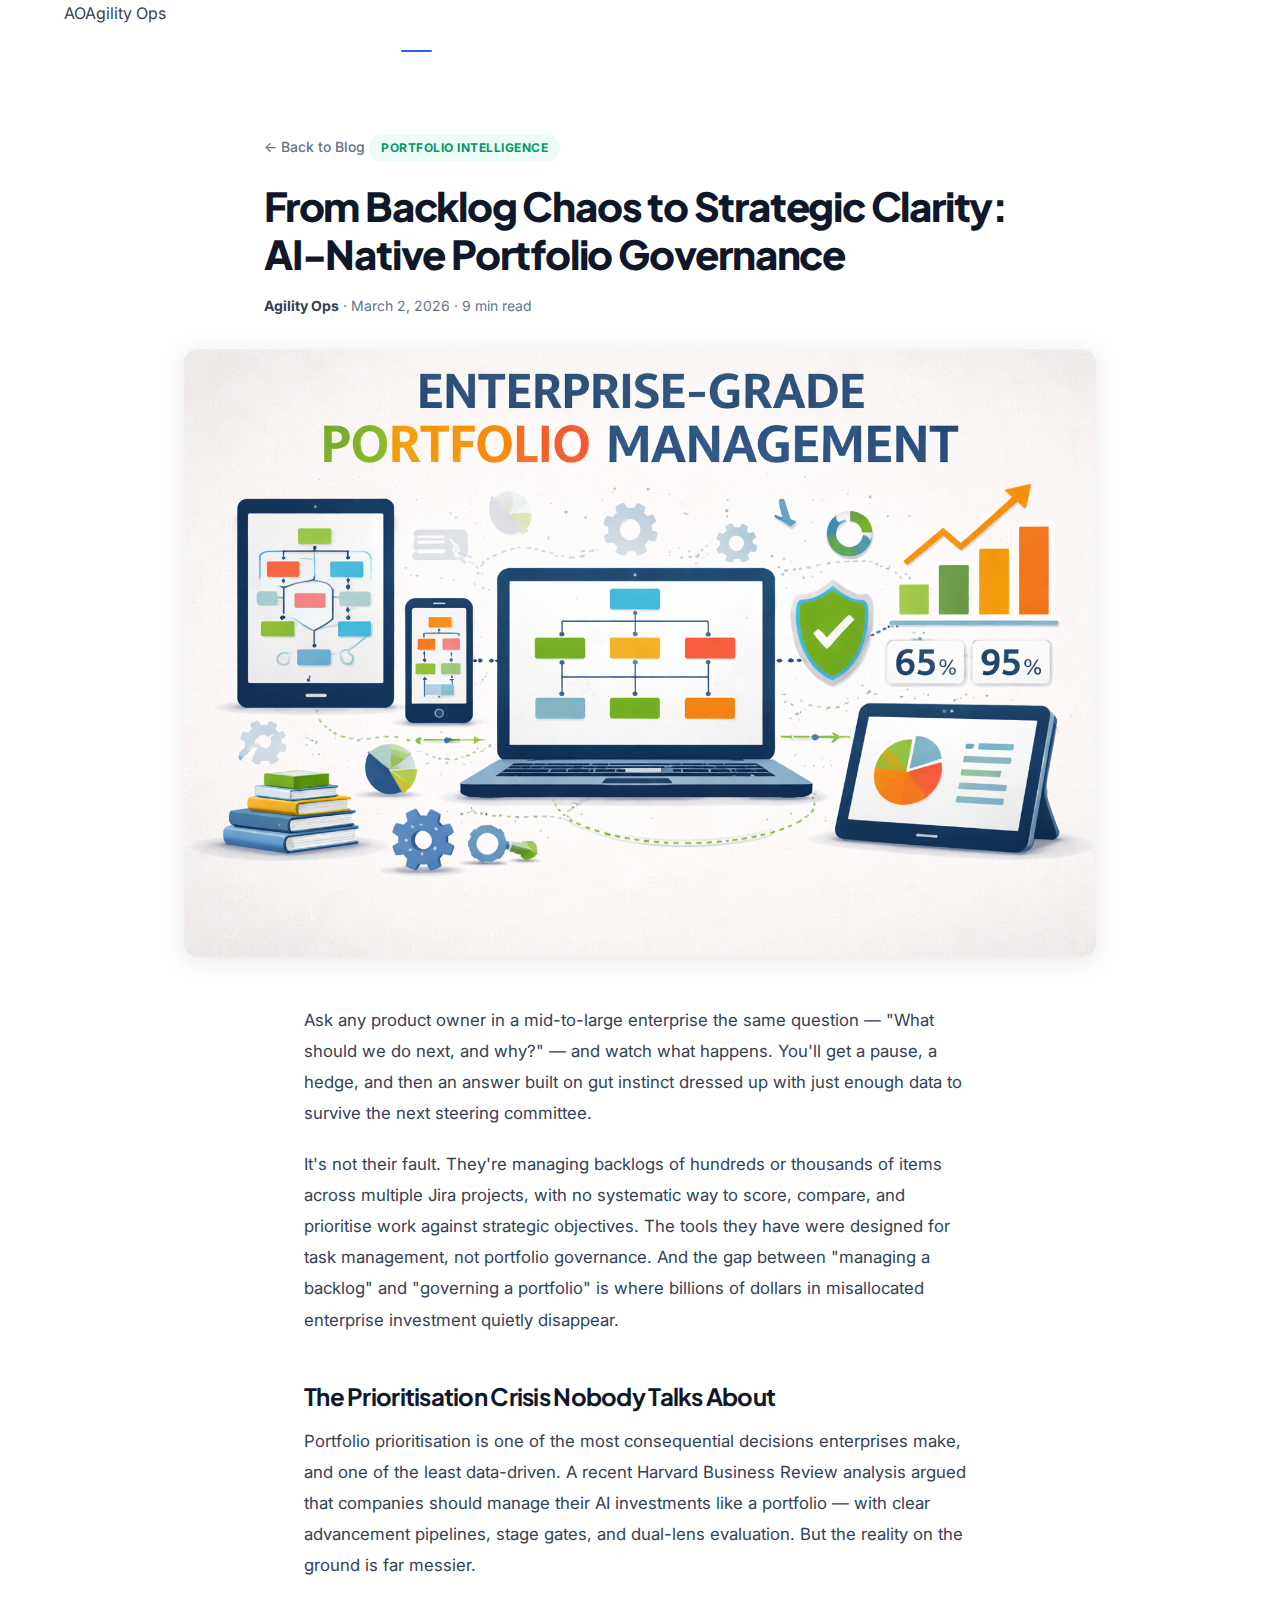
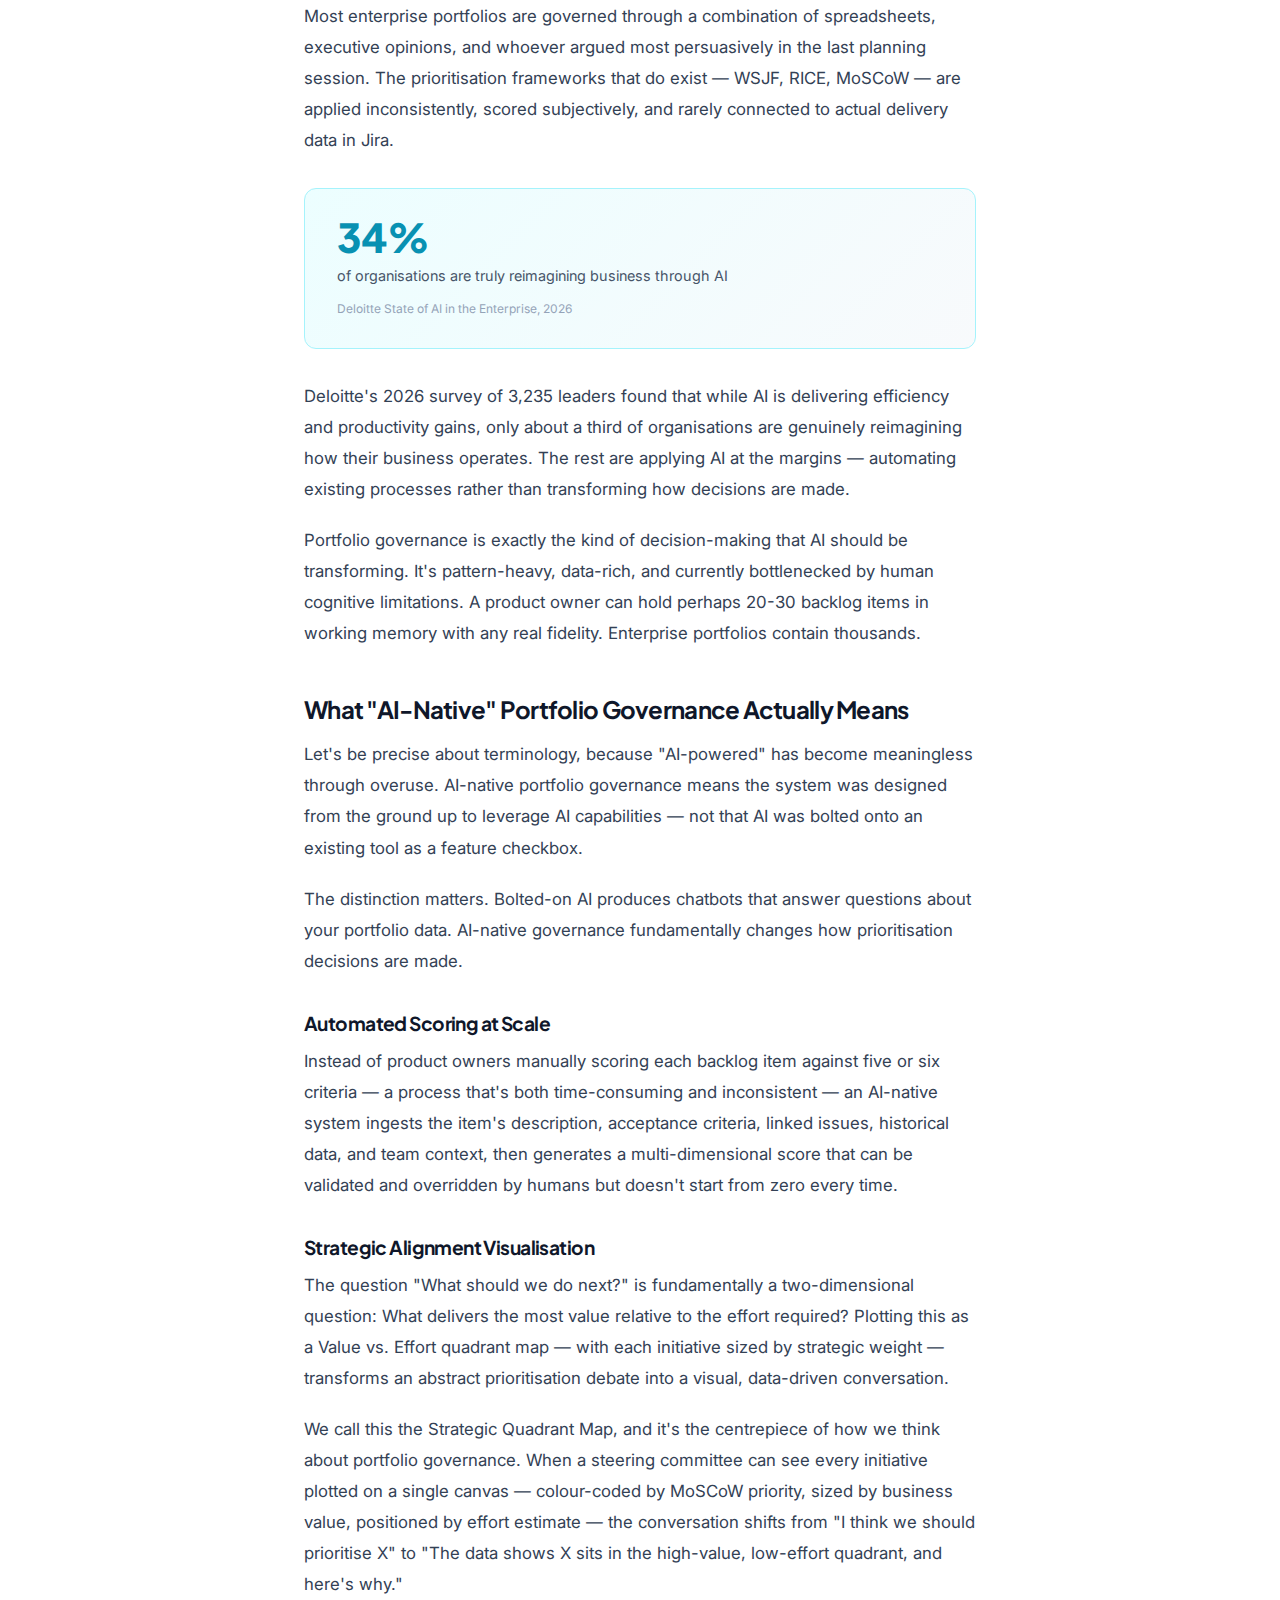
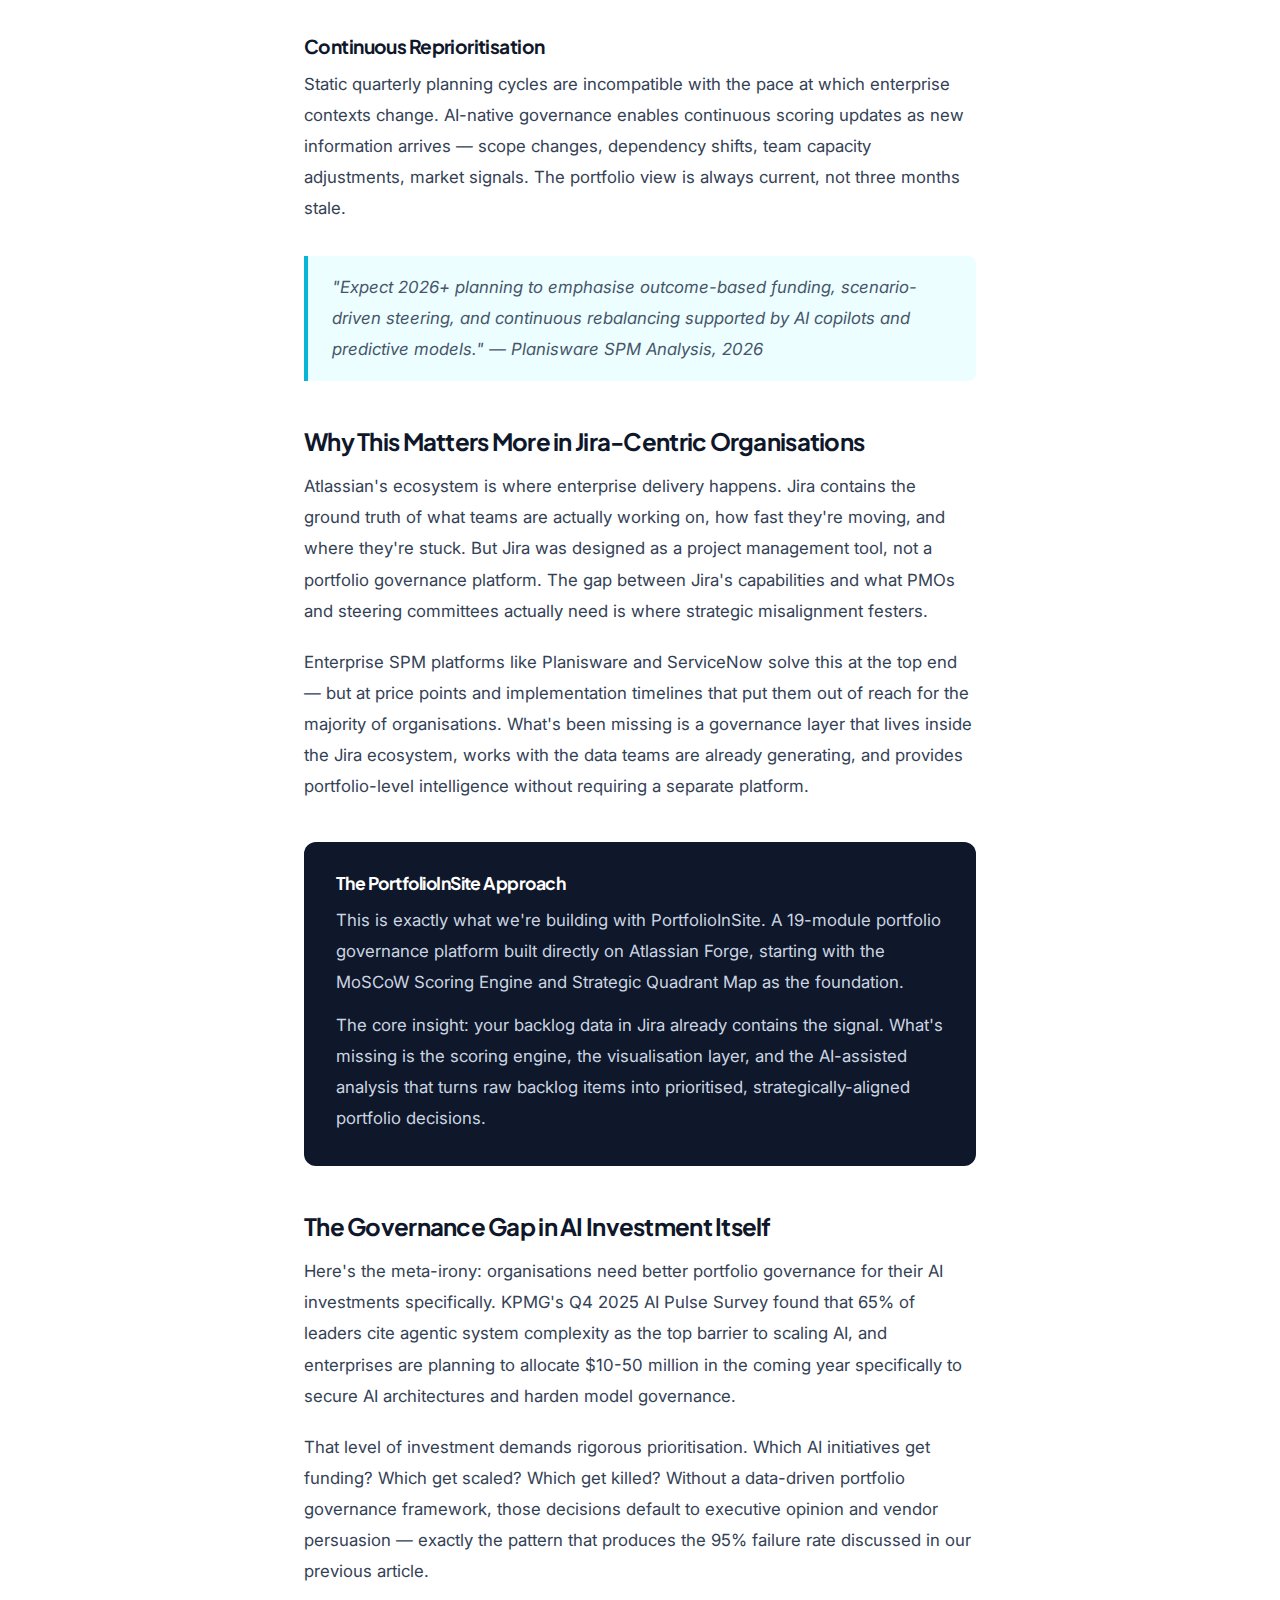
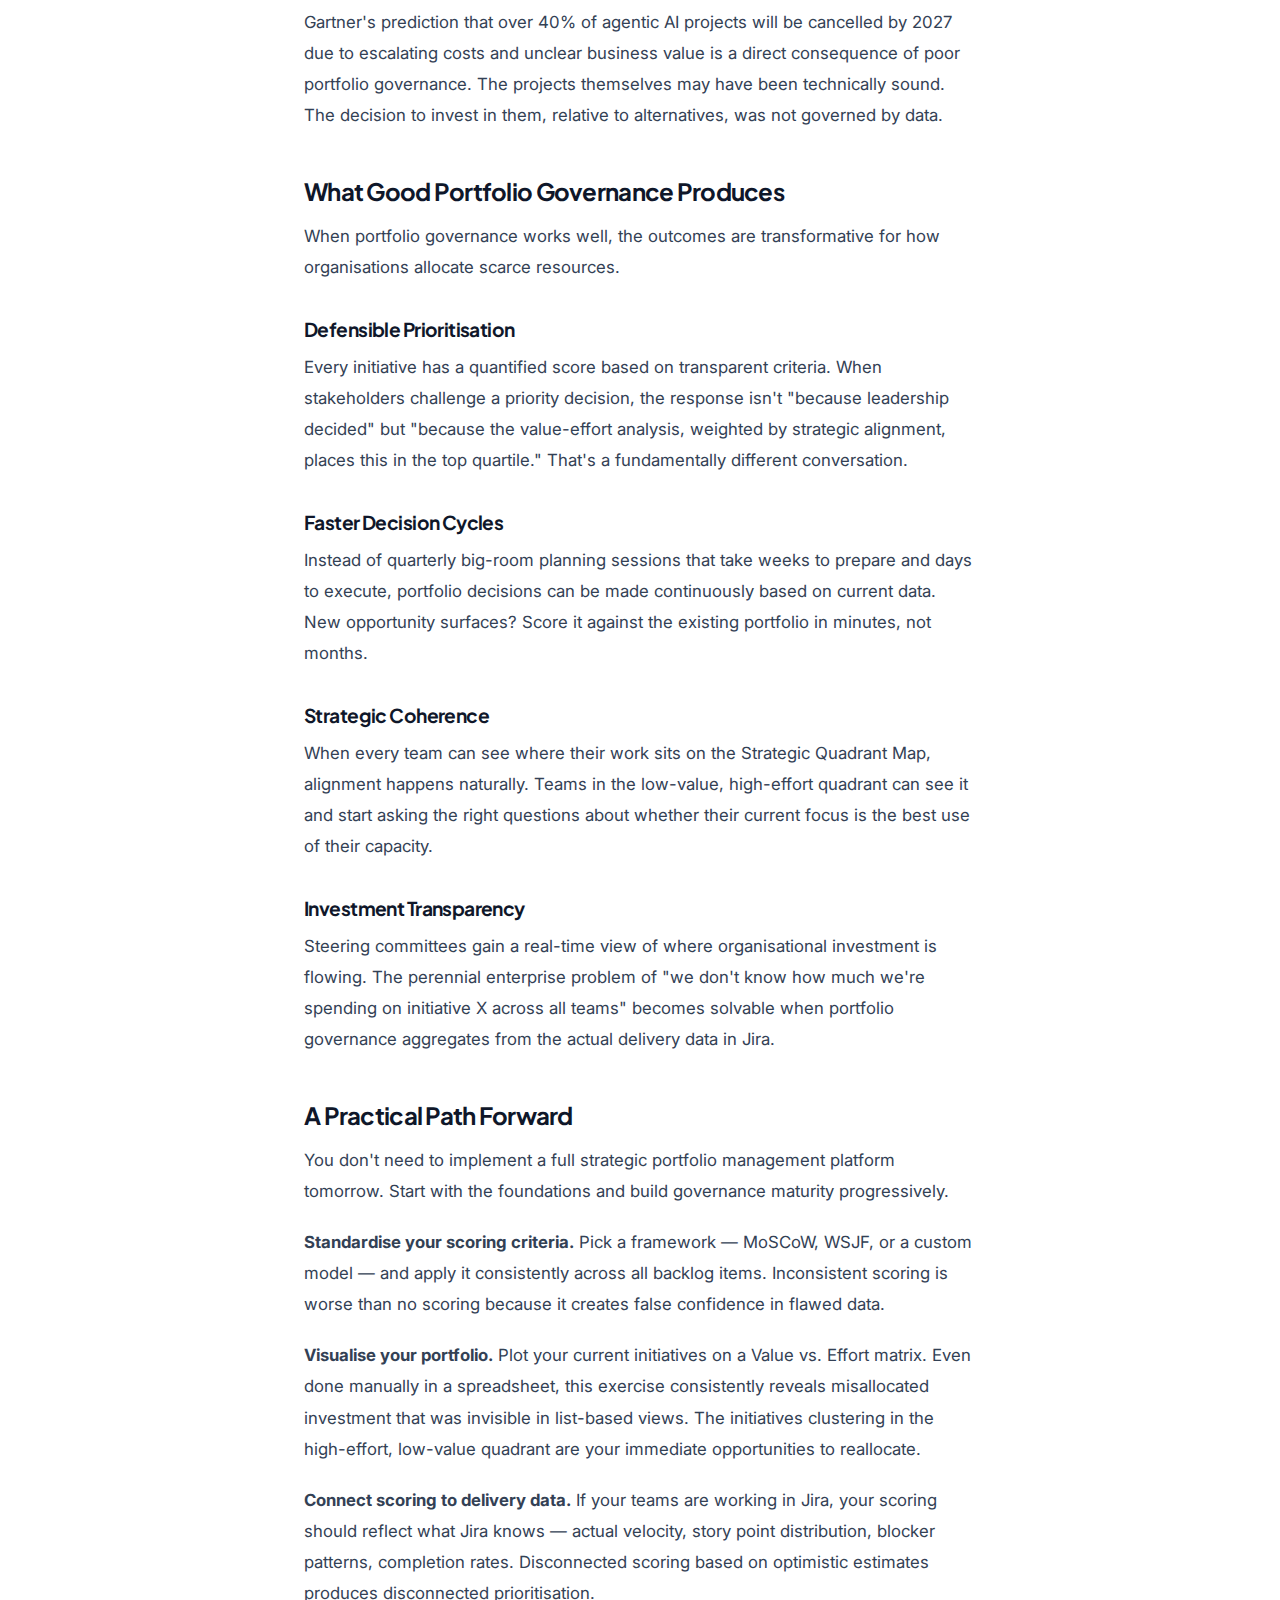
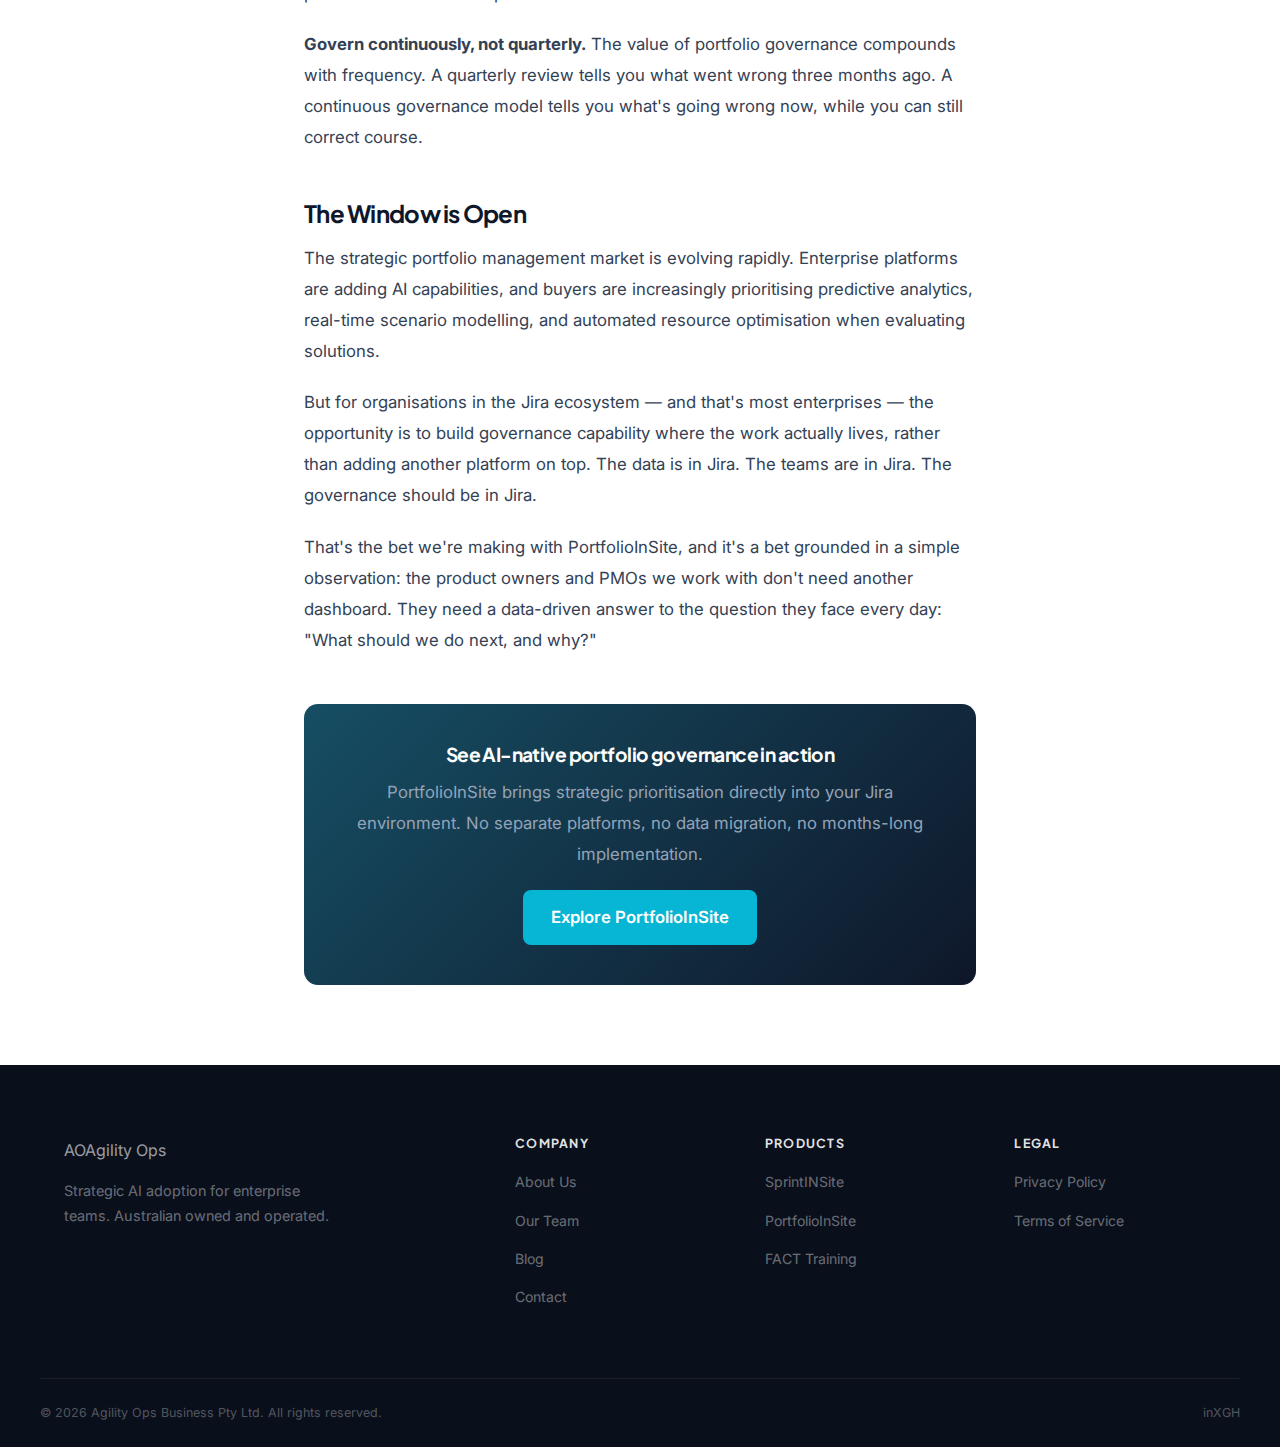
<file: pages/blog-ai-portfolio-governance.html>
<!DOCTYPE html>
<html lang="en-AU">
<head>
    <meta charset="UTF-8">
    <meta name="viewport" content="width=device-width, initial-scale=1.0">
    <title>From Backlog Chaos to Strategic Clarity: AI-Native Portfolio Governance | Agility Ops</title>
    <meta name="description" content="Product owners are drowning in backlogs with no way to answer 'What should we do next?' AI-native portfolio governance changes the game with data-driven prioritisation.">
    <meta property="og:title" content="From Backlog Chaos to Strategic Clarity: AI-Native Portfolio Governance">
    <meta property="og:description" content="How AI-native portfolio governance solves the prioritisation crisis killing enterprise delivery.">
    <meta property="og:type" content="article">
    <meta property="og:url" content="https://agilityops.com.au/pages/blog-ai-portfolio-governance.html">
    <link rel="canonical" href="https://agilityops.com.au/pages/blog-ai-portfolio-governance.html">
    <link rel="preconnect" href="https://fonts.googleapis.com">
    <link rel="preconnect" href="https://fonts.gstatic.com" crossorigin>
    <link href="https://fonts.googleapis.com/css2?family=Inter:wght@400;500;600;700&family=Plus+Jakarta+Sans:wght@600;700;800&display=swap" rel="stylesheet">
    <link rel="stylesheet" href="../css/styles.css">
    <style>
        .article-header { max-width: 800px; margin: 0 auto; padding: 80px 24px 0; }
        .article-tag { display: inline-block; background: #ecfdf5; color: #059669; font-size: 0.75rem; font-weight: 700; padding: 4px 12px; border-radius: 20px; text-transform: uppercase; letter-spacing: 0.5px; margin-bottom: 16px; }
        .article-header h1 { font-family: 'Plus Jakarta Sans', sans-serif; font-size: clamp(1.75rem, 4vw, 2.5rem); font-weight: 800; line-height: 1.2; color: #0f172a; margin-bottom: 16px; }
        .article-meta { font-size: 0.875rem; color: #64748b; margin-bottom: 32px; }
        .article-meta strong { color: #334155; }
        .article-hero-img { max-width: 960px; margin: 0 auto 48px; padding: 0 24px; }
        .article-hero-img img { width: 100%; border-radius: 14px; box-shadow: 0 4px 24px rgba(0,0,0,0.1); }
        .article-body { max-width: 720px; margin: 0 auto; padding: 0 24px 80px; font-size: 1.05rem; line-height: 1.85; color: #334155; }
        .article-body h2 { font-family: 'Plus Jakarta Sans', sans-serif; font-size: 1.5rem; font-weight: 700; color: #0f172a; margin: 48px 0 16px; }
        .article-body h3 { font-family: 'Plus Jakarta Sans', sans-serif; font-size: 1.2rem; font-weight: 700; color: #0f172a; margin: 36px 0 12px; }
        .article-body p { margin-bottom: 20px; }
        .article-body blockquote { border-left: 4px solid #06b6d4; margin: 32px 0; padding: 16px 24px; background: #ecfeff; border-radius: 0 8px 8px 0; font-style: italic; color: #475569; }
        .stat-callout { background: linear-gradient(135deg, #ecfeff, #f8fafc); border-radius: 12px; padding: 28px 32px; margin: 32px 0; border: 1px solid #a5f3fc; }
        .stat-callout .stat-number { font-family: 'Plus Jakarta Sans', sans-serif; font-size: 2.5rem; font-weight: 800; color: #0891b2; line-height: 1; }
        .stat-callout .stat-label { font-size: 0.9rem; color: #475569; margin-top: 6px; }
        .stat-callout .stat-source { font-size: 0.75rem; color: #94a3b8; margin-top: 8px; }
        .article-body a { color: #0891b2; text-decoration: underline; text-decoration-color: #a5f3fc; text-underline-offset: 3px; transition: text-decoration-color 0.2s; }
        .article-body a:hover { text-decoration-color: #0891b2; }
        .key-takeaway { background: #0f172a; color: #e2e8f0; border-radius: 12px; padding: 32px; margin: 40px 0; }
        .key-takeaway h3 { color: #fff; margin-top: 0; font-family: 'Plus Jakarta Sans', sans-serif; font-size: 1.1rem; }
        .key-takeaway p { color: #cbd5e1; margin-bottom: 12px; }
        .key-takeaway p:last-child { margin-bottom: 0; }
        .article-cta { background: linear-gradient(135deg, #164e63, #0f172a); border-radius: 14px; padding: 40px; text-align: center; margin: 48px 0 0; }
        .article-cta h3 { color: #fff; margin-top: 0; font-family: 'Plus Jakarta Sans', sans-serif; }
        .article-cta p { color: #94a3b8; }
        .article-cta a { display: inline-block; background: #06b6d4; color: #fff; padding: 12px 28px; border-radius: 8px; font-weight: 600; text-decoration: none; transition: background 0.2s; }
        .article-cta a:hover { background: #0891b2; }
        .back-link { display: inline-flex; align-items: center; gap: 6px; color: #64748b; text-decoration: none; font-size: 0.875rem; font-weight: 500; margin-bottom: 24px; transition: color 0.2s; }
        .back-link:hover { color: #0891b2; }
    </style>
    <script type="application/ld+json">
    {
        "@context": "https://schema.org",
        "@type": "Article",
        "headline": "From Backlog Chaos to Strategic Clarity: AI-Native Portfolio Governance",
        "author": { "@type": "Organization", "name": "Agility Ops Business Pty Ltd" },
        "publisher": { "@type": "Organization", "name": "Agility Ops Business Pty Ltd", "url": "https://agilityops.com.au" },
        "datePublished": "2026-03-02",
        "dateModified": "2026-03-02"
    }
    </script>
</head>
<body>
    <nav class="navbar">
        <div class="container nav-container">
            <a href="/" class="logo"><span class="logo-icon">AO</span><span class="logo-text">Agility Ops</span></a>
            <button class="mobile-toggle" aria-label="Toggle menu"><span></span><span></span><span></span></button>
            <ul class="nav-links">
                <li><a href="/">Home</a></li>
                <li><a href="/pages/about">About</a></li>
                <li><a href="/pages/brands">Our Brands</a></li>
                <li><a href="/pages/team">Team</a></li>
                <li><a href="/pages/blog" class="active">Blog</a></li>
                <li><a href="/pages/contact">Contact</a></li>
            </ul>
        </div>
    </nav>

    <header class="article-header">
        <a href="/pages/blog" class="back-link">&larr; Back to Blog</a>
        <span class="article-tag">Portfolio Intelligence</span>
        <h1>From Backlog Chaos to Strategic Clarity: AI-Native Portfolio Governance</h1>
        <div class="article-meta"><strong>Agility Ops</strong> &middot; March 2, 2026 &middot; 9 min read</div>
    </header>

    <div class="article-hero-img">
        <img src="../img/Ent%20Portfoio%20Mngmt%201.png" alt="Enterprise portfolio governance and prioritisation" loading="lazy">
    </div>

    <article class="article-body">

        <p>Ask any product owner in a mid-to-large enterprise the same question &mdash; "What should we do next, and why?" &mdash; and watch what happens. You'll get a pause, a hedge, and then an answer built on gut instinct dressed up with just enough data to survive the next steering committee.</p>

        <p>It's not their fault. They're managing backlogs of hundreds or thousands of items across multiple Jira projects, with no systematic way to score, compare, and prioritise work against strategic objectives. The tools they have were designed for task management, not portfolio governance. And the gap between "managing a backlog" and "governing a portfolio" is where billions of dollars in misallocated enterprise investment quietly disappear.</p>

        <h2>The Prioritisation Crisis Nobody Talks About</h2>

        <p>Portfolio prioritisation is one of the most consequential decisions enterprises make, and one of the least data-driven. A recent Harvard Business Review analysis argued that companies should manage their AI investments like a portfolio &mdash; with clear advancement pipelines, stage gates, and dual-lens evaluation. But the reality on the ground is far messier.</p>

        <p>Most enterprise portfolios are governed through a combination of spreadsheets, executive opinions, and whoever argued most persuasively in the last planning session. The prioritisation frameworks that do exist &mdash; WSJF, RICE, MoSCoW &mdash; are applied inconsistently, scored subjectively, and rarely connected to actual delivery data in Jira.</p>

        <div class="stat-callout">
            <div class="stat-number">34%</div>
            <div class="stat-label">of organisations are truly reimagining business through AI</div>
            <div class="stat-source">Deloitte State of AI in the Enterprise, 2026</div>
        </div>

        <p>Deloitte's 2026 survey of 3,235 leaders found that while AI is delivering efficiency and productivity gains, only about a third of organisations are genuinely reimagining how their business operates. The rest are applying AI at the margins &mdash; automating existing processes rather than transforming how decisions are made.</p>

        <p>Portfolio governance is exactly the kind of decision-making that AI should be transforming. It's pattern-heavy, data-rich, and currently bottlenecked by human cognitive limitations. A product owner can hold perhaps 20-30 backlog items in working memory with any real fidelity. Enterprise portfolios contain thousands.</p>

        <h2>What "AI-Native" Portfolio Governance Actually Means</h2>

        <p>Let's be precise about terminology, because "AI-powered" has become meaningless through overuse. AI-native portfolio governance means the system was designed from the ground up to leverage AI capabilities &mdash; not that AI was bolted onto an existing tool as a feature checkbox.</p>

        <p>The distinction matters. Bolted-on AI produces chatbots that answer questions about your portfolio data. AI-native governance fundamentally changes how prioritisation decisions are made.</p>

        <h3>Automated Scoring at Scale</h3>
        <p>Instead of product owners manually scoring each backlog item against five or six criteria &mdash; a process that's both time-consuming and inconsistent &mdash; an AI-native system ingests the item's description, acceptance criteria, linked issues, historical data, and team context, then generates a multi-dimensional score that can be validated and overridden by humans but doesn't start from zero every time.</p>

        <h3>Strategic Alignment Visualisation</h3>
        <p>The question "What should we do next?" is fundamentally a two-dimensional question: What delivers the most value relative to the effort required? Plotting this as a Value vs. Effort quadrant map &mdash; with each initiative sized by strategic weight &mdash; transforms an abstract prioritisation debate into a visual, data-driven conversation.</p>

        <p>We call this the Strategic Quadrant Map, and it's the centrepiece of how we think about portfolio governance. When a steering committee can see every initiative plotted on a single canvas &mdash; colour-coded by MoSCoW priority, sized by business value, positioned by effort estimate &mdash; the conversation shifts from "I think we should prioritise X" to "The data shows X sits in the high-value, low-effort quadrant, and here's why."</p>

        <h3>Continuous Reprioritisation</h3>
        <p>Static quarterly planning cycles are incompatible with the pace at which enterprise contexts change. AI-native governance enables continuous scoring updates as new information arrives &mdash; scope changes, dependency shifts, team capacity adjustments, market signals. The portfolio view is always current, not three months stale.</p>

        <blockquote>
            "Expect 2026+ planning to emphasise outcome-based funding, scenario-driven steering, and continuous rebalancing supported by AI copilots and predictive models." &mdash; Planisware SPM Analysis, 2026
        </blockquote>

        <h2>Why This Matters More in Jira-Centric Organisations</h2>

        <p>Atlassian's ecosystem is where enterprise delivery happens. Jira contains the ground truth of what teams are actually working on, how fast they're moving, and where they're stuck. But Jira was designed as a project management tool, not a portfolio governance platform. The gap between Jira's capabilities and what PMOs and steering committees actually need is where strategic misalignment festers.</p>

        <p>Enterprise SPM platforms like Planisware and ServiceNow solve this at the top end &mdash; but at price points and implementation timelines that put them out of reach for the majority of organisations. What's been missing is a governance layer that lives inside the Jira ecosystem, works with the data teams are already generating, and provides portfolio-level intelligence without requiring a separate platform.</p>

        <div class="key-takeaway">
            <h3>The PortfolioInSite Approach</h3>
            <p>This is exactly what we're building with PortfolioInSite. A 19-module portfolio governance platform built directly on Atlassian Forge, starting with the MoSCoW Scoring Engine and Strategic Quadrant Map as the foundation.</p>
            <p>The core insight: your backlog data in Jira already contains the signal. What's missing is the scoring engine, the visualisation layer, and the AI-assisted analysis that turns raw backlog items into prioritised, strategically-aligned portfolio decisions.</p>
        </div>

        <h2>The Governance Gap in AI Investment Itself</h2>

        <p>Here's the meta-irony: organisations need better portfolio governance for their AI investments specifically. KPMG's Q4 2025 AI Pulse Survey found that 65% of leaders cite agentic system complexity as the top barrier to scaling AI, and enterprises are planning to allocate $10-50 million in the coming year specifically to secure AI architectures and harden model governance.</p>

        <p>That level of investment demands rigorous prioritisation. Which AI initiatives get funding? Which get scaled? Which get killed? Without a data-driven portfolio governance framework, those decisions default to executive opinion and vendor persuasion &mdash; exactly the pattern that produces the 95% failure rate discussed in our previous article.</p>

        <p>Gartner's prediction that over 40% of agentic AI projects will be cancelled by 2027 due to escalating costs and unclear business value is a direct consequence of poor portfolio governance. The projects themselves may have been technically sound. The decision to invest in them, relative to alternatives, was not governed by data.</p>

        <h2>What Good Portfolio Governance Produces</h2>

        <p>When portfolio governance works well, the outcomes are transformative for how organisations allocate scarce resources.</p>

        <h3>Defensible Prioritisation</h3>
        <p>Every initiative has a quantified score based on transparent criteria. When stakeholders challenge a priority decision, the response isn't "because leadership decided" but "because the value-effort analysis, weighted by strategic alignment, places this in the top quartile." That's a fundamentally different conversation.</p>

        <h3>Faster Decision Cycles</h3>
        <p>Instead of quarterly big-room planning sessions that take weeks to prepare and days to execute, portfolio decisions can be made continuously based on current data. New opportunity surfaces? Score it against the existing portfolio in minutes, not months.</p>

        <h3>Strategic Coherence</h3>
        <p>When every team can see where their work sits on the Strategic Quadrant Map, alignment happens naturally. Teams in the low-value, high-effort quadrant can see it and start asking the right questions about whether their current focus is the best use of their capacity.</p>

        <h3>Investment Transparency</h3>
        <p>Steering committees gain a real-time view of where organisational investment is flowing. The perennial enterprise problem of "we don't know how much we're spending on initiative X across all teams" becomes solvable when portfolio governance aggregates from the actual delivery data in Jira.</p>

        <h2>A Practical Path Forward</h2>

        <p>You don't need to implement a full strategic portfolio management platform tomorrow. Start with the foundations and build governance maturity progressively.</p>

        <p><strong>Standardise your scoring criteria.</strong> Pick a framework &mdash; MoSCoW, WSJF, or a custom model &mdash; and apply it consistently across all backlog items. Inconsistent scoring is worse than no scoring because it creates false confidence in flawed data.</p>

        <p><strong>Visualise your portfolio.</strong> Plot your current initiatives on a Value vs. Effort matrix. Even done manually in a spreadsheet, this exercise consistently reveals misallocated investment that was invisible in list-based views. The initiatives clustering in the high-effort, low-value quadrant are your immediate opportunities to reallocate.</p>

        <p><strong>Connect scoring to delivery data.</strong> If your teams are working in Jira, your scoring should reflect what Jira knows &mdash; actual velocity, story point distribution, blocker patterns, completion rates. Disconnected scoring based on optimistic estimates produces disconnected prioritisation.</p>

        <p><strong>Govern continuously, not quarterly.</strong> The value of portfolio governance compounds with frequency. A quarterly review tells you what went wrong three months ago. A continuous governance model tells you what's going wrong now, while you can still correct course.</p>

        <h2>The Window is Open</h2>

        <p>The strategic portfolio management market is evolving rapidly. Enterprise platforms are adding AI capabilities, and buyers are increasingly prioritising predictive analytics, real-time scenario modelling, and automated resource optimisation when evaluating solutions.</p>

        <p>But for organisations in the Jira ecosystem &mdash; and that's most enterprises &mdash; the opportunity is to build governance capability where the work actually lives, rather than adding another platform on top. The data is in Jira. The teams are in Jira. The governance should be in Jira.</p>

        <p>That's the bet we're making with PortfolioInSite, and it's a bet grounded in a simple observation: the product owners and PMOs we work with don't need another dashboard. They need a data-driven answer to the question they face every day: "What should we do next, and why?"</p>

        <div class="article-cta">
            <h3>See AI-native portfolio governance in action</h3>
            <p>PortfolioInSite brings strategic prioritisation directly into your Jira environment. No separate platforms, no data migration, no months-long implementation.</p>
            <a href="https://portfolioinsite.com.au">Explore PortfolioInSite</a>
        </div>

    </article>

    <footer class="footer">
        <div class="container footer-grid">
            <div class="footer-brand">
                <a href="/" class="logo"><span class="logo-icon">AO</span><span class="logo-text">Agility Ops</span></a>
                <p>Strategic AI adoption for enterprise teams. Australian owned and operated.</p>
            </div>
            <div class="footer-links"><h4>Company</h4><ul><li><a href="/pages/about">About Us</a></li><li><a href="/pages/team">Our Team</a></li><li><a href="/pages/blog">Blog</a></li><li><a href="/pages/contact">Contact</a></li></ul></div>
            <div class="footer-links"><h4>Products</h4><ul><li><a href="https://sprintinsite.com">SprintINSite</a></li><li><a href="https://portfolioinsite.com.au">PortfolioInSite</a></li><li><a href="https://fastact.com.au">FACT Training</a></li></ul></div>
            <div class="footer-links"><h4>Legal</h4><ul><li><a href="#">Privacy Policy</a></li><li><a href="#">Terms of Service</a></li></ul></div>
        </div>
        <div class="container footer-bottom">
            <p>&copy; 2026 Agility Ops Business Pty Ltd. All rights reserved.</p>
            <div class="social-links"><a href="https://www.linkedin.com/company/agility-ops-business" aria-label="LinkedIn">in</a><a href="#" aria-label="X">X</a><a href="https://github.com/G-AOBptyltd" aria-label="GitHub">GH</a></div>
        </div>
    </footer>
    <script src="../js/main.js"></script>
</body>
</html>
</file>
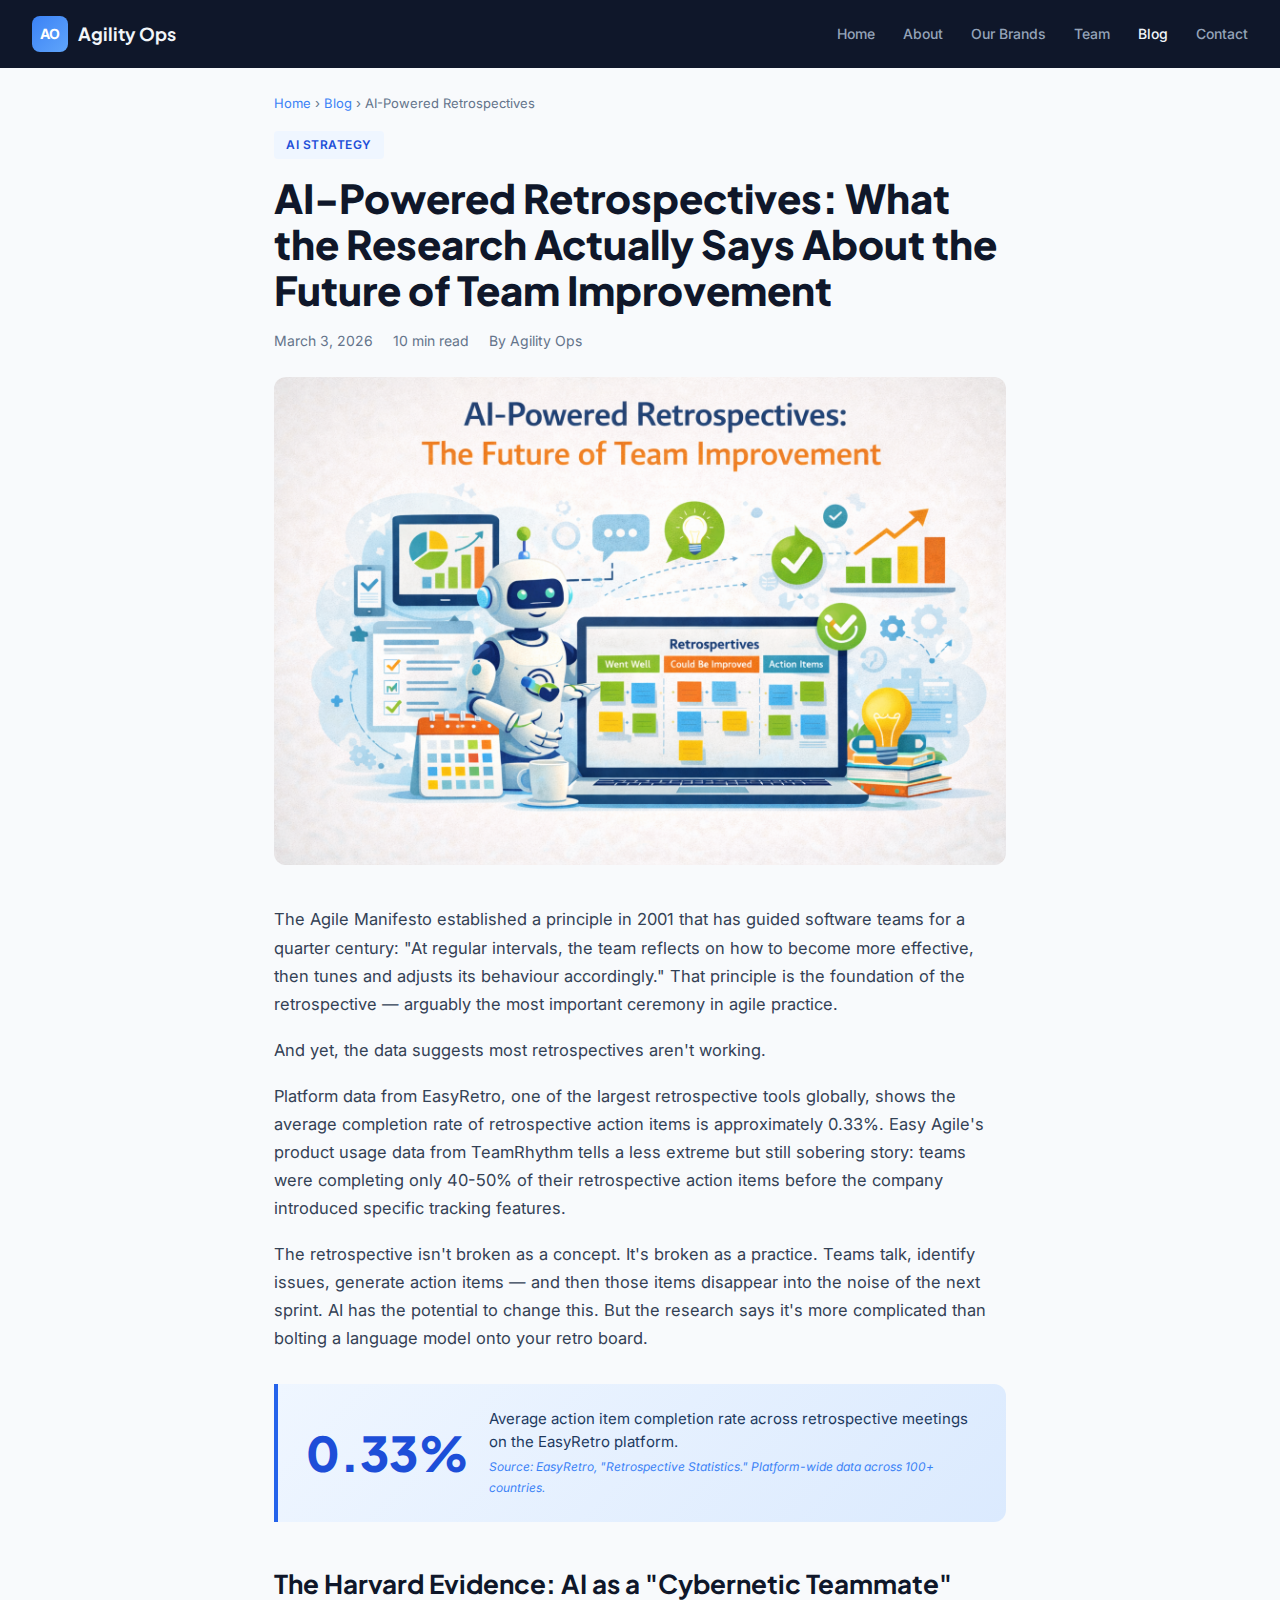
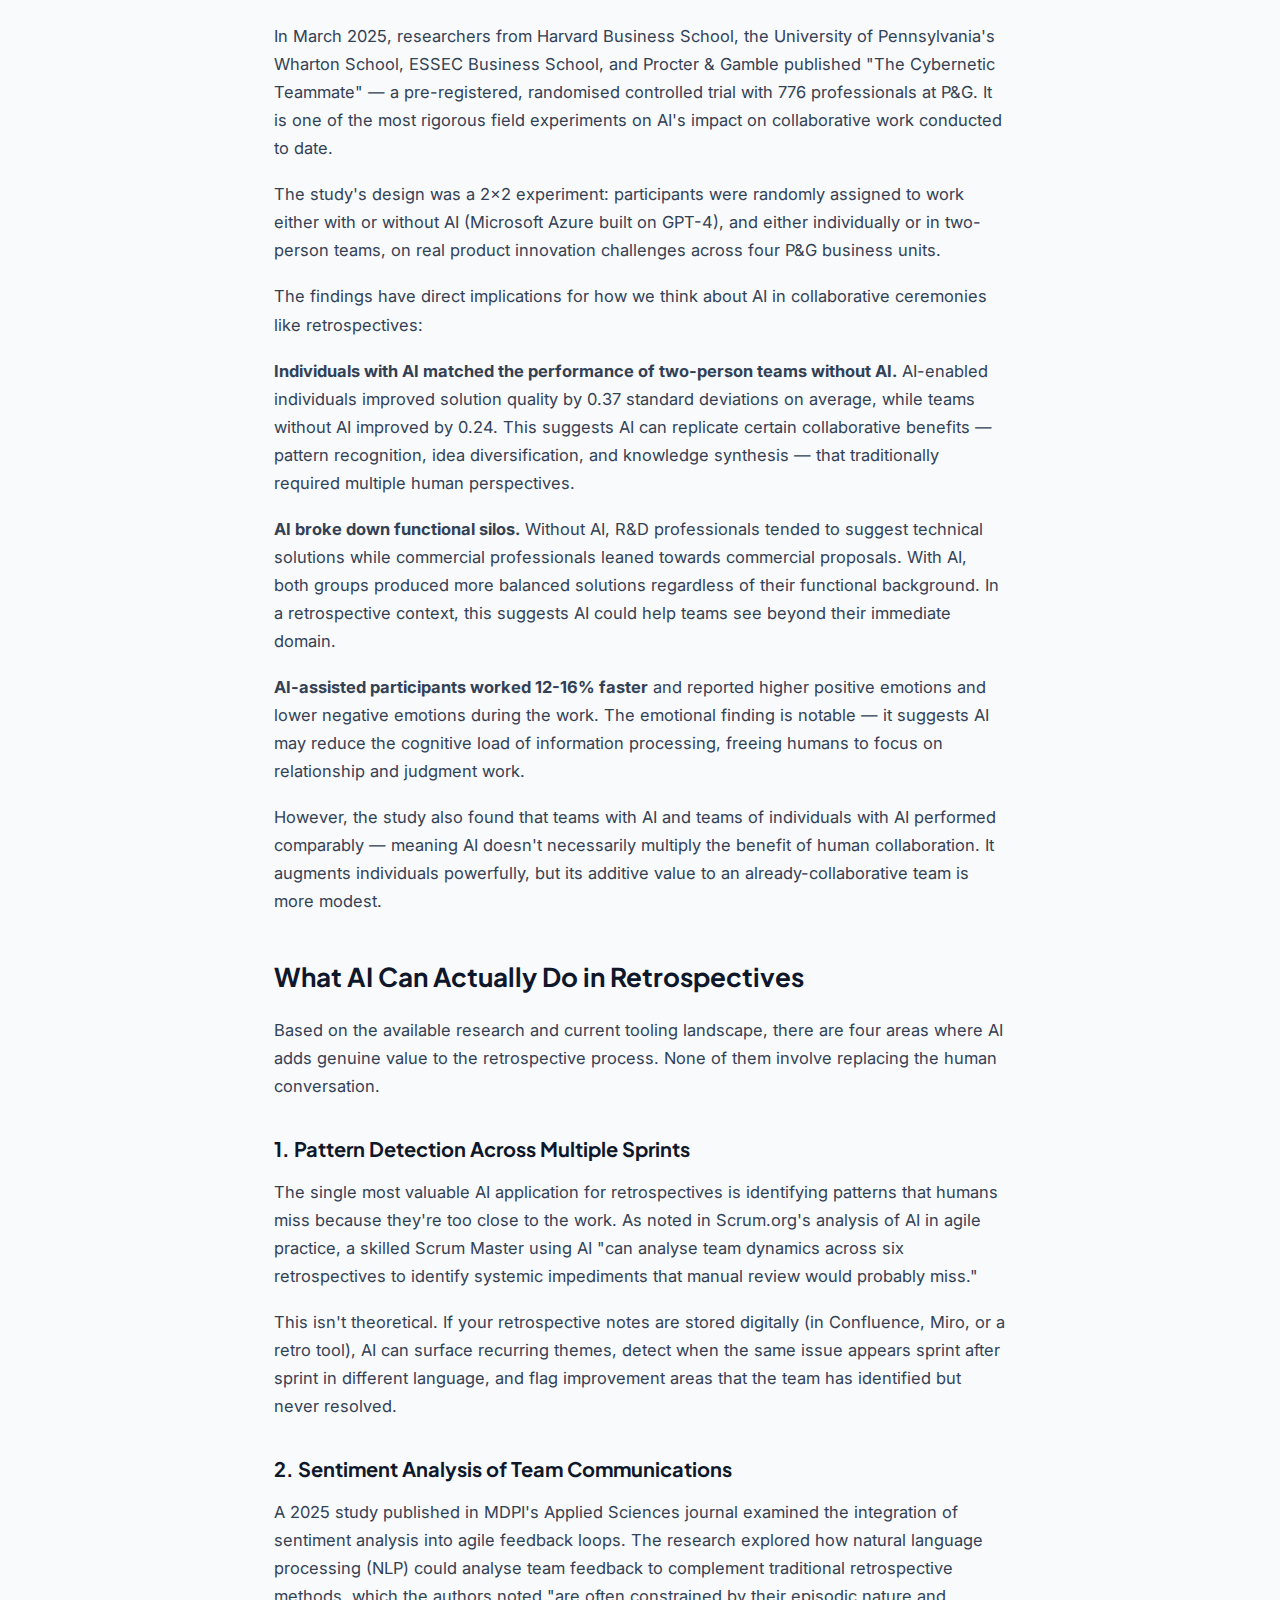
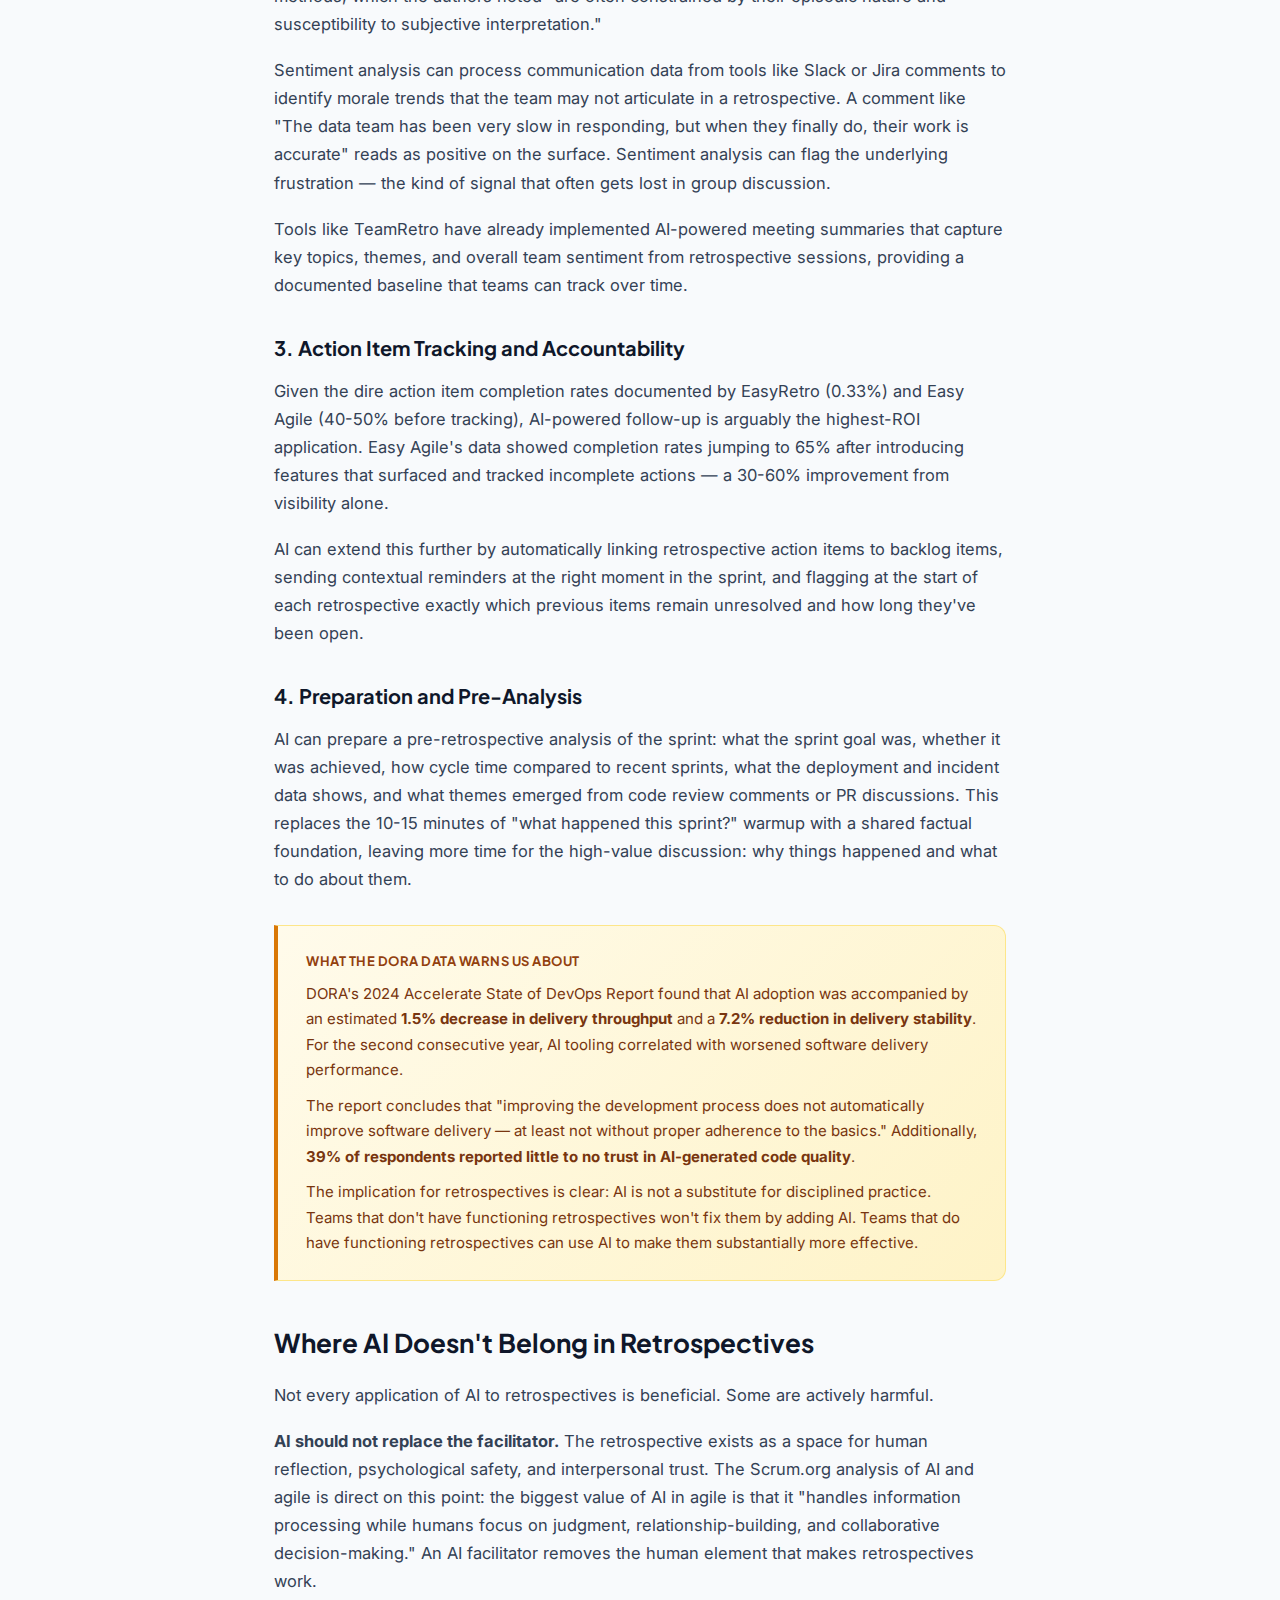
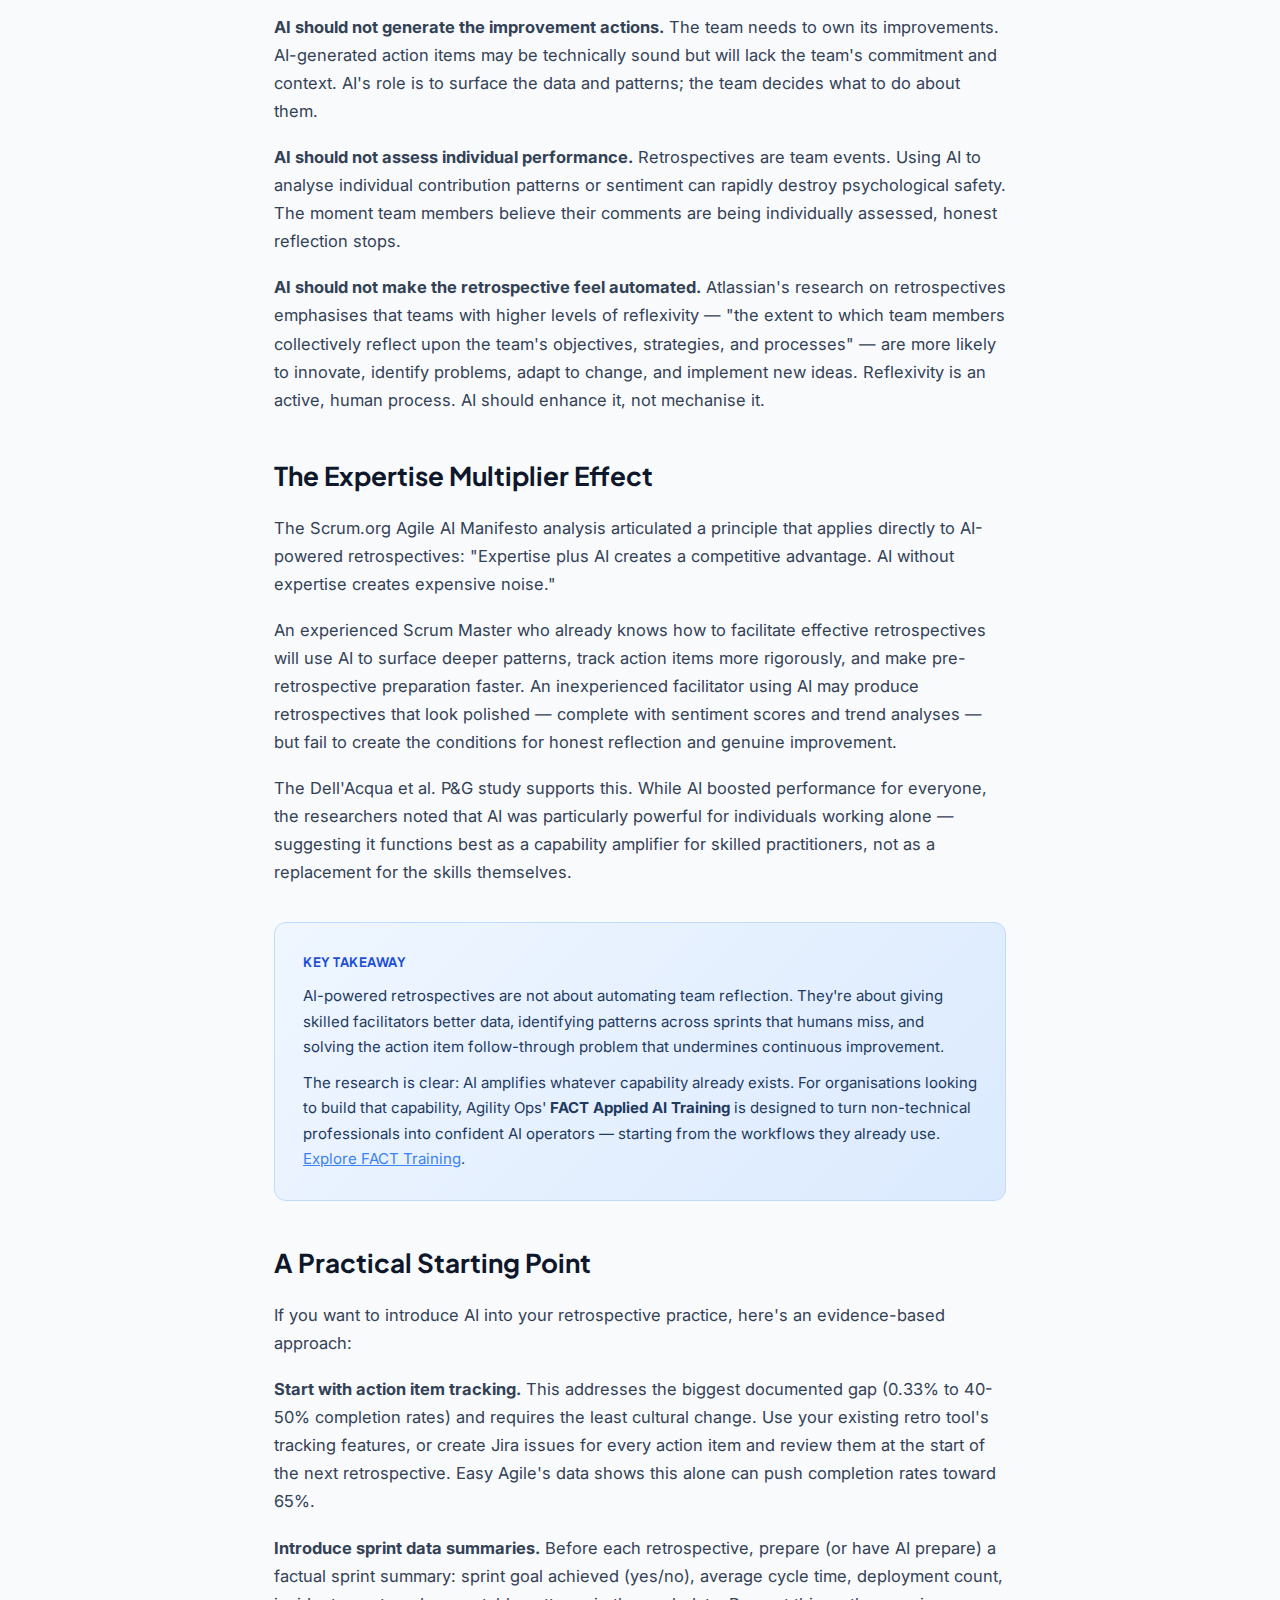
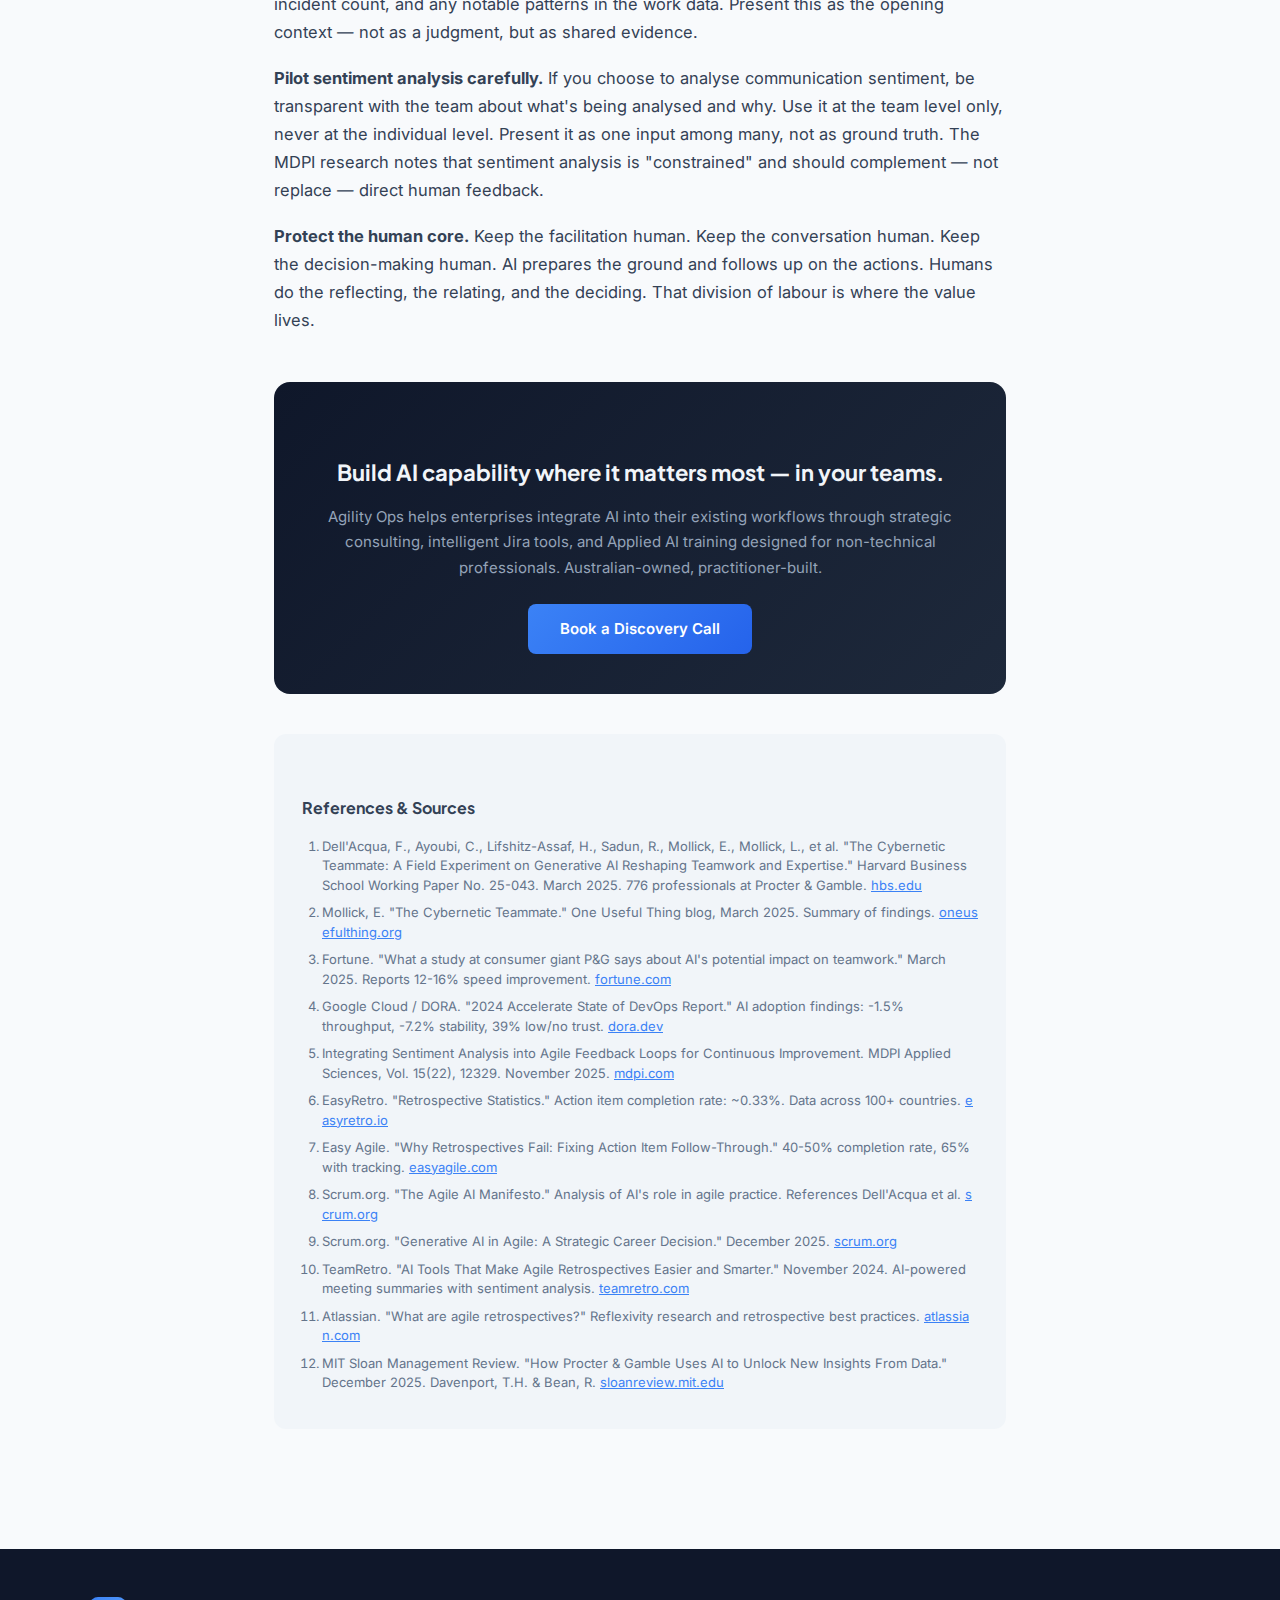
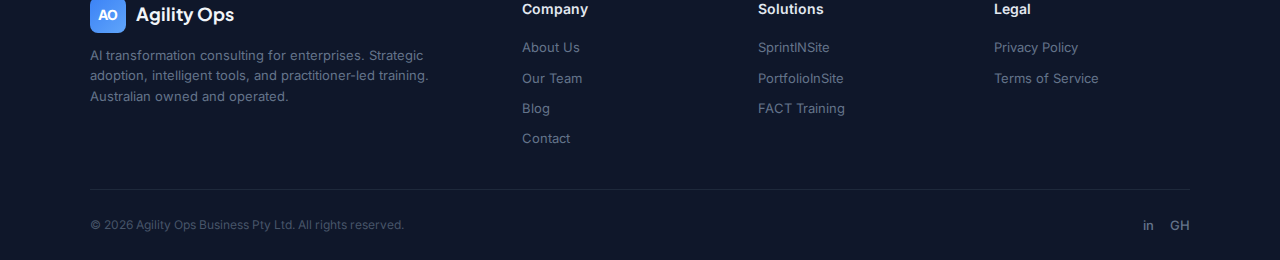
<file: pages/blog-ai-retrospectives.html>
<!DOCTYPE html>
<html lang="en">
<head>
    <meta charset="UTF-8">
    <meta name="viewport" content="width=device-width, initial-scale=1.0">
    <title>AI-Powered Retrospectives: The Future of Team Improvement — Agility Ops</title>
    <meta name="description" content="Harvard's 2025 P&G study shows AI-augmented individuals match team performance. DORA's 2024 data warns AI adoption alone decreases delivery stability by 7.2%. Here's what AI-powered retrospectives actually look like when done right.">
    <meta property="og:title" content="AI-Powered Retrospectives: The Future of Team Improvement">
    <meta property="og:description" content="What happens when you apply AI to the most human of agile ceremonies? Research from Harvard, DORA, and the agile community points to both promise and pitfalls.">
    <meta property="og:type" content="article">
    <meta property="og:url" content="https://agilityops.com.au/pages/blog-ai-retrospectives.html">
    <link rel="canonical" href="https://agilityops.com.au/pages/blog-ai-retrospectives.html">
    <link rel="preconnect" href="https://fonts.googleapis.com">
    <link rel="preconnect" href="https://fonts.gstatic.com" crossorigin>
    <link href="https://fonts.googleapis.com/css2?family=Inter:wght@400;500;600&family=Plus+Jakarta+Sans:wght@600;700;800&display=swap" rel="stylesheet">
    <style>
        * { margin: 0; padding: 0; box-sizing: border-box; }
        body { font-family: 'Inter', -apple-system, BlinkMacSystemFont, sans-serif; background: #f8fafc; color: #1e293b; line-height: 1.7; }
        nav { background: #0f172a; padding: 16px 32px; display: flex; align-items: center; justify-content: space-between; position: sticky; top: 0; z-index: 100; }
        .nav-logo { display: flex; align-items: center; gap: 10px; text-decoration: none; }
        .nav-logo-icon { background: linear-gradient(135deg, #3b82f6, #60a5fa); color: #fff; font-weight: 700; font-size: 14px; width: 36px; height: 36px; border-radius: 8px; display: flex; align-items: center; justify-content: center; }
        .nav-logo-text { color: #f1f5f9; font-family: 'Plus Jakarta Sans', sans-serif; font-weight: 700; font-size: 18px; }
        .nav-links { display: flex; gap: 28px; list-style: none; }
        .nav-links a { color: #94a3b8; text-decoration: none; font-size: 14px; font-weight: 500; transition: color 0.2s; }
        .nav-links a:hover, .nav-links a.active { color: #f1f5f9; }
        .breadcrumbs { max-width: 780px; margin: 24px auto 0; padding: 0 24px; font-size: 13px; color: #64748b; }
        .breadcrumbs a { color: #3b82f6; text-decoration: none; }
        .breadcrumbs a:hover { text-decoration: underline; }
        .article-hero { max-width: 780px; margin: 16px auto 0; padding: 0 24px; }
        .article-tag { display: inline-block; font-size: 12px; font-weight: 600; text-transform: uppercase; letter-spacing: 0.5px; padding: 4px 12px; border-radius: 4px; margin-bottom: 16px; }
        .tag-ai { background: #eff6ff; color: #1d4ed8; }
        .article-hero h1 { font-family: 'Plus Jakarta Sans', sans-serif; font-size: 40px; font-weight: 800; line-height: 1.15; color: #0f172a; margin-bottom: 16px; }
        .article-meta { display: flex; gap: 20px; font-size: 14px; color: #64748b; margin-bottom: 24px; flex-wrap: wrap; }
        .article-hero-img { width: 100%; border-radius: 12px; margin-bottom: 32px; }
        .article-body { max-width: 780px; margin: 0 auto; padding: 0 24px 60px; }
        .article-body h2 { font-family: 'Plus Jakarta Sans', sans-serif; font-size: 26px; font-weight: 700; color: #0f172a; margin: 40px 0 16px; }
        .article-body h3 { font-family: 'Plus Jakarta Sans', sans-serif; font-size: 20px; font-weight: 700; color: #0f172a; margin: 32px 0 12px; }
        .article-body p { margin-bottom: 18px; font-size: 16.5px; color: #334155; }
        .article-body a { color: #3b82f6; text-decoration: underline; }
        
        .stat-callout { display: flex; align-items: center; gap: 20px; background: linear-gradient(135deg, #eff6ff, #dbeafe); border-left: 4px solid #2563eb; border-radius: 0 12px 12px 0; padding: 24px 28px; margin: 32px 0; }
        .stat-number { font-family: 'Plus Jakarta Sans', sans-serif; font-size: 48px; font-weight: 800; color: #1d4ed8; line-height: 1; flex-shrink: 0; }
        .stat-text { font-size: 15px; color: #1e3a5f; line-height: 1.5; }
        .stat-source { font-size: 12px; color: #3b82f6; margin-top: 4px; font-style: italic; }
        
        .article-body blockquote { border-left: 3px solid #cbd5e1; padding: 12px 20px; margin: 24px 0; background: #f1f5f9; border-radius: 0 8px 8px 0; font-style: italic; color: #475569; font-size: 15.5px; }
        .article-body blockquote cite { display: block; margin-top: 8px; font-size: 13px; font-style: normal; color: #64748b; }
        
        /* Warning/caution box */
        .caution-box { background: linear-gradient(135deg, #fffbeb, #fef3c7); border: 1px solid #fde68a; border-left: 4px solid #d97706; border-radius: 0 12px 12px 0; padding: 24px 28px; margin: 32px 0; }
        .caution-box-label { font-family: 'Plus Jakarta Sans', sans-serif; font-size: 13px; font-weight: 700; text-transform: uppercase; letter-spacing: 0.5px; color: #92400e; margin-bottom: 8px; }
        .caution-box p { color: #78350f; font-size: 15px; margin-bottom: 10px; }
        .caution-box p:last-child { margin-bottom: 0; }
        
        .key-takeaway { background: linear-gradient(135deg, #eff6ff, #dbeafe); border: 1px solid #bfdbfe; border-radius: 12px; padding: 28px; margin: 36px 0; }
        .key-takeaway-label { font-family: 'Plus Jakarta Sans', sans-serif; font-size: 13px; font-weight: 700; text-transform: uppercase; letter-spacing: 0.5px; color: #1d4ed8; margin-bottom: 10px; }
        .key-takeaway p { color: #1e3a5f; font-size: 15px; margin-bottom: 10px; }
        .key-takeaway p:last-child { margin-bottom: 0; }
        
        .references { background: #f1f5f9; border-radius: 12px; padding: 28px; margin: 40px 0 0; }
        .references h3 { font-family: 'Plus Jakarta Sans', sans-serif; font-size: 16px; font-weight: 700; color: #334155; margin-bottom: 16px; }
        .references ol { padding-left: 20px; }
        .references li { font-size: 13px; color: #64748b; margin-bottom: 8px; line-height: 1.5; }
        .references li a { color: #3b82f6; word-break: break-all; }
        
        .article-cta { background: linear-gradient(135deg, #0f172a, #1e293b); border-radius: 16px; padding: 40px; text-align: center; margin: 48px 0 0; }
        .article-cta h3 { font-family: 'Plus Jakarta Sans', sans-serif; color: #f1f5f9; font-size: 22px; margin-bottom: 12px; }
        .article-cta p { color: #94a3b8; font-size: 15px; margin-bottom: 24px; }
        .article-cta a { display: inline-block; background: linear-gradient(135deg, #3b82f6, #2563eb); color: #fff; padding: 12px 32px; border-radius: 8px; text-decoration: none; font-weight: 600; font-size: 15px; transition: transform 0.2s; }
        .article-cta a:hover { transform: translateY(-2px); }
        
        footer { background: #0f172a; padding: 48px 32px 24px; margin-top: 60px; }
        .footer-grid { max-width: 1100px; margin: 0 auto; display: grid; grid-template-columns: 2fr 1fr 1fr 1fr; gap: 40px; }
        .footer-brand p { color: #64748b; font-size: 13px; line-height: 1.6; margin-top: 12px; }
        .footer-col h4 { color: #e2e8f0; font-size: 14px; font-weight: 600; margin-bottom: 16px; }
        .footer-col a { display: block; color: #64748b; text-decoration: none; font-size: 13px; margin-bottom: 8px; }
        .footer-col a:hover { color: #94a3b8; }
        .footer-bottom { max-width: 1100px; margin: 32px auto 0; padding-top: 24px; border-top: 1px solid #1e293b; display: flex; justify-content: space-between; align-items: center; }
        .footer-bottom p { color: #475569; font-size: 12px; }
        .footer-social { display: flex; gap: 16px; }
        .footer-social a { color: #64748b; text-decoration: none; font-size: 13px; font-weight: 500; }
        .footer-social a:hover { color: #94a3b8; }
        
        @media (max-width: 900px) {
            .article-hero h1 { font-size: 30px; }
            .stat-callout { flex-direction: column; text-align: center; }
            .footer-grid { grid-template-columns: 1fr 1fr; }
        }
        @media (max-width: 600px) {
            nav { padding: 12px 16px; }
            .nav-links { gap: 16px; }
            .nav-links a { font-size: 13px; }
            .article-hero h1 { font-size: 26px; }
            .footer-grid { grid-template-columns: 1fr; }
        }
    </style>
    <script type="application/ld+json">
    {
        "@context": "https://schema.org",
        "@type": "Article",
        "headline": "AI-Powered Retrospectives: The Future of Team Improvement",
        "description": "Harvard's 2025 P&G study shows AI-augmented individuals match team performance. DORA's data warns AI alone decreases delivery stability. Here's what AI-powered retrospectives actually look like.",
        "author": { "@type": "Organization", "name": "Agility Ops Business Pty Ltd" },
        "publisher": { "@type": "Organization", "name": "Agility Ops Business Pty Ltd", "url": "https://agilityops.com.au" },
        "datePublished": "2026-03-03",
        "dateModified": "2026-03-03",
        "mainEntityOfPage": "https://agilityops.com.au/pages/blog-ai-retrospectives.html"
    }
    </script>
</head>
<body>
    <nav>
        <a href="/" class="nav-logo">
            <div class="nav-logo-icon">AO</div>
            <div class="nav-logo-text">Agility Ops</div>
        </a>
        <ul class="nav-links">
            <li><a href="/">Home</a></li>
            <li><a href="/pages/about">About</a></li>
            <li><a href="/pages/brands">Our Brands</a></li>
            <li><a href="/pages/team">Team</a></li>
            <li><a href="/pages/blog" class="active">Blog</a></li>
            <li><a href="/pages/contact">Contact</a></li>
        </ul>
    </nav>

    <div class="breadcrumbs">
        <a href="/">Home</a> &rsaquo; <a href="/pages/blog">Blog</a> &rsaquo; AI-Powered Retrospectives
    </div>

    <article>
        <div class="article-hero">
            <span class="article-tag tag-ai">AI Strategy</span>
            <h1>AI-Powered Retrospectives: What the Research Actually Says About the Future of Team Improvement</h1>
            <div class="article-meta">
                <span>March 3, 2026</span>
                <span>10 min read</span>
                <span>By Agility Ops</span>
            </div>
            <img src="../img/AI-Powered%20Retrospectives-%20The%20Future%20of%20Team%20Improvement%201.png" alt="AI-Powered Retrospectives — The future of team improvement" class="article-hero-img" loading="lazy">
        </div>

        <div class="article-body">

            <p>The Agile Manifesto established a principle in 2001 that has guided software teams for a quarter century: "At regular intervals, the team reflects on how to become more effective, then tunes and adjusts its behaviour accordingly." That principle is the foundation of the retrospective — arguably the most important ceremony in agile practice.</p>

            <p>And yet, the data suggests most retrospectives aren't working.</p>

            <p>Platform data from EasyRetro, one of the largest retrospective tools globally, shows the average completion rate of retrospective action items is approximately 0.33%. Easy Agile's product usage data from TeamRhythm tells a less extreme but still sobering story: teams were completing only 40-50% of their retrospective action items before the company introduced specific tracking features.</p>

            <p>The retrospective isn't broken as a concept. It's broken as a practice. Teams talk, identify issues, generate action items — and then those items disappear into the noise of the next sprint. AI has the potential to change this. But the research says it's more complicated than bolting a language model onto your retro board.</p>

            <div class="stat-callout">
                <div class="stat-number">0.33%</div>
                <div>
                    <div class="stat-text">Average action item completion rate across retrospective meetings on the EasyRetro platform.</div>
                    <div class="stat-source">Source: EasyRetro, "Retrospective Statistics." Platform-wide data across 100+ countries.</div>
                </div>
            </div>

            <h2>The Harvard Evidence: AI as a "Cybernetic Teammate"</h2>

            <p>In March 2025, researchers from Harvard Business School, the University of Pennsylvania's Wharton School, ESSEC Business School, and Procter &amp; Gamble published "The Cybernetic Teammate" — a pre-registered, randomised controlled trial with 776 professionals at P&amp;G. It is one of the most rigorous field experiments on AI's impact on collaborative work conducted to date.</p>

            <p>The study's design was a 2x2 experiment: participants were randomly assigned to work either with or without AI (Microsoft Azure built on GPT-4), and either individually or in two-person teams, on real product innovation challenges across four P&amp;G business units.</p>

            <p>The findings have direct implications for how we think about AI in collaborative ceremonies like retrospectives:</p>

            <p><strong>Individuals with AI matched the performance of two-person teams without AI.</strong> AI-enabled individuals improved solution quality by 0.37 standard deviations on average, while teams without AI improved by 0.24. This suggests AI can replicate certain collaborative benefits — pattern recognition, idea diversification, and knowledge synthesis — that traditionally required multiple human perspectives.</p>

            <p><strong>AI broke down functional silos.</strong> Without AI, R&amp;D professionals tended to suggest technical solutions while commercial professionals leaned towards commercial proposals. With AI, both groups produced more balanced solutions regardless of their functional background. In a retrospective context, this suggests AI could help teams see beyond their immediate domain.</p>

            <p><strong>AI-assisted participants worked 12-16% faster</strong> and reported higher positive emotions and lower negative emotions during the work. The emotional finding is notable — it suggests AI may reduce the cognitive load of information processing, freeing humans to focus on relationship and judgment work.</p>

            <p>However, the study also found that teams with AI and teams of individuals with AI performed comparably — meaning AI doesn't necessarily multiply the benefit of human collaboration. It augments individuals powerfully, but its additive value to an already-collaborative team is more modest.</p>

            <h2>What AI Can Actually Do in Retrospectives</h2>

            <p>Based on the available research and current tooling landscape, there are four areas where AI adds genuine value to the retrospective process. None of them involve replacing the human conversation.</p>

            <h3>1. Pattern Detection Across Multiple Sprints</h3>

            <p>The single most valuable AI application for retrospectives is identifying patterns that humans miss because they're too close to the work. As noted in Scrum.org's analysis of AI in agile practice, a skilled Scrum Master using AI "can analyse team dynamics across six retrospectives to identify systemic impediments that manual review would probably miss."</p>

            <p>This isn't theoretical. If your retrospective notes are stored digitally (in Confluence, Miro, or a retro tool), AI can surface recurring themes, detect when the same issue appears sprint after sprint in different language, and flag improvement areas that the team has identified but never resolved.</p>

            <h3>2. Sentiment Analysis of Team Communications</h3>

            <p>A 2025 study published in MDPI's Applied Sciences journal examined the integration of sentiment analysis into agile feedback loops. The research explored how natural language processing (NLP) could analyse team feedback to complement traditional retrospective methods, which the authors noted "are often constrained by their episodic nature and susceptibility to subjective interpretation."</p>

            <p>Sentiment analysis can process communication data from tools like Slack or Jira comments to identify morale trends that the team may not articulate in a retrospective. A comment like "The data team has been very slow in responding, but when they finally do, their work is accurate" reads as positive on the surface. Sentiment analysis can flag the underlying frustration — the kind of signal that often gets lost in group discussion.</p>

            <p>Tools like TeamRetro have already implemented AI-powered meeting summaries that capture key topics, themes, and overall team sentiment from retrospective sessions, providing a documented baseline that teams can track over time.</p>

            <h3>3. Action Item Tracking and Accountability</h3>

            <p>Given the dire action item completion rates documented by EasyRetro (0.33%) and Easy Agile (40-50% before tracking), AI-powered follow-up is arguably the highest-ROI application. Easy Agile's data showed completion rates jumping to 65% after introducing features that surfaced and tracked incomplete actions — a 30-60% improvement from visibility alone.</p>

            <p>AI can extend this further by automatically linking retrospective action items to backlog items, sending contextual reminders at the right moment in the sprint, and flagging at the start of each retrospective exactly which previous items remain unresolved and how long they've been open.</p>

            <h3>4. Preparation and Pre-Analysis</h3>

            <p>AI can prepare a pre-retrospective analysis of the sprint: what the sprint goal was, whether it was achieved, how cycle time compared to recent sprints, what the deployment and incident data shows, and what themes emerged from code review comments or PR discussions. This replaces the 10-15 minutes of "what happened this sprint?" warmup with a shared factual foundation, leaving more time for the high-value discussion: why things happened and what to do about them.</p>

            <div class="caution-box">
                <div class="caution-box-label">What the DORA Data Warns Us About</div>
                <p>DORA's 2024 Accelerate State of DevOps Report found that AI adoption was accompanied by an estimated <strong>1.5% decrease in delivery throughput</strong> and a <strong>7.2% reduction in delivery stability</strong>. For the second consecutive year, AI tooling correlated with worsened software delivery performance.</p>
                <p>The report concludes that "improving the development process does not automatically improve software delivery — at least not without proper adherence to the basics." Additionally, <strong>39% of respondents reported little to no trust in AI-generated code quality</strong>.</p>
                <p>The implication for retrospectives is clear: AI is not a substitute for disciplined practice. Teams that don't have functioning retrospectives won't fix them by adding AI. Teams that do have functioning retrospectives can use AI to make them substantially more effective.</p>
            </div>

            <h2>Where AI Doesn't Belong in Retrospectives</h2>

            <p>Not every application of AI to retrospectives is beneficial. Some are actively harmful.</p>

            <p><strong>AI should not replace the facilitator.</strong> The retrospective exists as a space for human reflection, psychological safety, and interpersonal trust. The Scrum.org analysis of AI and agile is direct on this point: the biggest value of AI in agile is that it "handles information processing while humans focus on judgment, relationship-building, and collaborative decision-making." An AI facilitator removes the human element that makes retrospectives work.</p>

            <p><strong>AI should not generate the improvement actions.</strong> The team needs to own its improvements. AI-generated action items may be technically sound but will lack the team's commitment and context. AI's role is to surface the data and patterns; the team decides what to do about them.</p>

            <p><strong>AI should not assess individual performance.</strong> Retrospectives are team events. Using AI to analyse individual contribution patterns or sentiment can rapidly destroy psychological safety. The moment team members believe their comments are being individually assessed, honest reflection stops.</p>

            <p><strong>AI should not make the retrospective feel automated.</strong> Atlassian's research on retrospectives emphasises that teams with higher levels of reflexivity — "the extent to which team members collectively reflect upon the team's objectives, strategies, and processes" — are more likely to innovate, identify problems, adapt to change, and implement new ideas. Reflexivity is an active, human process. AI should enhance it, not mechanise it.</p>

            <h2>The Expertise Multiplier Effect</h2>

            <p>The Scrum.org Agile AI Manifesto analysis articulated a principle that applies directly to AI-powered retrospectives: "Expertise plus AI creates a competitive advantage. AI without expertise creates expensive noise."</p>

            <p>An experienced Scrum Master who already knows how to facilitate effective retrospectives will use AI to surface deeper patterns, track action items more rigorously, and make pre-retrospective preparation faster. An inexperienced facilitator using AI may produce retrospectives that look polished — complete with sentiment scores and trend analyses — but fail to create the conditions for honest reflection and genuine improvement.</p>

            <p>The Dell'Acqua et al. P&amp;G study supports this. While AI boosted performance for everyone, the researchers noted that AI was particularly powerful for individuals working alone — suggesting it functions best as a capability amplifier for skilled practitioners, not as a replacement for the skills themselves.</p>

            <div class="key-takeaway">
                <div class="key-takeaway-label">Key Takeaway</div>
                <p>AI-powered retrospectives are not about automating team reflection. They're about giving skilled facilitators better data, identifying patterns across sprints that humans miss, and solving the action item follow-through problem that undermines continuous improvement.</p>
                <p>The research is clear: AI amplifies whatever capability already exists. For organisations looking to build that capability, Agility Ops' <strong>FACT Applied AI Training</strong> is designed to turn non-technical professionals into confident AI operators — starting from the workflows they already use. <a href="https://fastact.com.au">Explore FACT Training</a>.</p>
            </div>

            <h2>A Practical Starting Point</h2>

            <p>If you want to introduce AI into your retrospective practice, here's an evidence-based approach:</p>

            <p><strong>Start with action item tracking.</strong> This addresses the biggest documented gap (0.33% to 40-50% completion rates) and requires the least cultural change. Use your existing retro tool's tracking features, or create Jira issues for every action item and review them at the start of the next retrospective. Easy Agile's data shows this alone can push completion rates toward 65%.</p>

            <p><strong>Introduce sprint data summaries.</strong> Before each retrospective, prepare (or have AI prepare) a factual sprint summary: sprint goal achieved (yes/no), average cycle time, deployment count, incident count, and any notable patterns in the work data. Present this as the opening context — not as a judgment, but as shared evidence.</p>

            <p><strong>Pilot sentiment analysis carefully.</strong> If you choose to analyse communication sentiment, be transparent with the team about what's being analysed and why. Use it at the team level only, never at the individual level. Present it as one input among many, not as ground truth. The MDPI research notes that sentiment analysis is "constrained" and should complement — not replace — direct human feedback.</p>

            <p><strong>Protect the human core.</strong> Keep the facilitation human. Keep the conversation human. Keep the decision-making human. AI prepares the ground and follows up on the actions. Humans do the reflecting, the relating, and the deciding. That division of labour is where the value lives.</p>

            <div class="article-cta">
                <h3>Build AI capability where it matters most — in your teams.</h3>
                <p>Agility Ops helps enterprises integrate AI into their existing workflows through strategic consulting, intelligent Jira tools, and Applied AI training designed for non-technical professionals. Australian-owned, practitioner-built.</p>
                <a href="/pages/contact">Book a Discovery Call</a>
            </div>

            <div class="references">
                <h3>References &amp; Sources</h3>
                <ol>
                    <li>Dell'Acqua, F., Ayoubi, C., Lifshitz-Assaf, H., Sadun, R., Mollick, E., Mollick, L., et al. "The Cybernetic Teammate: A Field Experiment on Generative AI Reshaping Teamwork and Expertise." Harvard Business School Working Paper No. 25-043. March 2025. 776 professionals at Procter &amp; Gamble. <a href="https://www.hbs.edu/faculty/Pages/item.aspx?num=67197" target="_blank" rel="noopener">hbs.edu</a></li>
                    <li>Mollick, E. "The Cybernetic Teammate." One Useful Thing blog, March 2025. Summary of findings. <a href="https://www.oneusefulthing.org/p/the-cybernetic-teammate" target="_blank" rel="noopener">oneusefulthing.org</a></li>
                    <li>Fortune. "What a study at consumer giant P&amp;G says about AI's potential impact on teamwork." March 2025. Reports 12-16% speed improvement. <a href="https://fortune.com/2025/03/25/ai-teamwork-study-collaboration-mollick-procter-gamble/" target="_blank" rel="noopener">fortune.com</a></li>
                    <li>Google Cloud / DORA. "2024 Accelerate State of DevOps Report." AI adoption findings: -1.5% throughput, -7.2% stability, 39% low/no trust. <a href="https://dora.dev/research/2024/dora-report/" target="_blank" rel="noopener">dora.dev</a></li>
                    <li>Integrating Sentiment Analysis into Agile Feedback Loops for Continuous Improvement. MDPI Applied Sciences, Vol. 15(22), 12329. November 2025. <a href="https://www.mdpi.com/2076-3417/15/22/12329" target="_blank" rel="noopener">mdpi.com</a></li>
                    <li>EasyRetro. "Retrospective Statistics." Action item completion rate: ~0.33%. Data across 100+ countries. <a href="https://easyretro.io/retrospective-statistics/" target="_blank" rel="noopener">easyretro.io</a></li>
                    <li>Easy Agile. "Why Retrospectives Fail: Fixing Action Item Follow-Through." 40-50% completion rate, 65% with tracking. <a href="https://www.easyagile.com/blog/improve-sprint-retrospective-action-items" target="_blank" rel="noopener">easyagile.com</a></li>
                    <li>Scrum.org. "The Agile AI Manifesto." Analysis of AI's role in agile practice. References Dell'Acqua et al. <a href="https://www.scrum.org/resources/blog/agile-ai-manifesto" target="_blank" rel="noopener">scrum.org</a></li>
                    <li>Scrum.org. "Generative AI in Agile: A Strategic Career Decision." December 2025. <a href="https://www.scrum.org/resources/blog/generative-ai-agile-strategic-career-decision" target="_blank" rel="noopener">scrum.org</a></li>
                    <li>TeamRetro. "AI Tools That Make Agile Retrospectives Easier and Smarter." November 2024. AI-powered meeting summaries with sentiment analysis. <a href="https://www.teamretro.com/ai-tools-that-make-agile-retrospectives-easier-and-smarter" target="_blank" rel="noopener">teamretro.com</a></li>
                    <li>Atlassian. "What are agile retrospectives?" Reflexivity research and retrospective best practices. <a href="https://www.atlassian.com/agile/scrum/retrospectives" target="_blank" rel="noopener">atlassian.com</a></li>
                    <li>MIT Sloan Management Review. "How Procter &amp; Gamble Uses AI to Unlock New Insights From Data." December 2025. Davenport, T.H. &amp; Bean, R. <a href="https://sloanreview.mit.edu/article/how-procter-gamble-uses-ai-to-unlock-new-insights-from-data/" target="_blank" rel="noopener">sloanreview.mit.edu</a></li>
                </ol>
            </div>

        </div>
    </article>

    <footer>
        <div class="footer-grid">
            <div class="footer-brand">
                <div style="display:flex;align-items:center;gap:10px;">
                    <div class="nav-logo-icon">AO</div>
                    <div class="nav-logo-text">Agility Ops</div>
                </div>
                <p>AI transformation consulting for enterprises. Strategic adoption, intelligent tools, and practitioner-led training. Australian owned and operated.</p>
            </div>
            <div class="footer-col">
                <h4>Company</h4>
                <a href="/pages/about">About Us</a>
                <a href="/pages/team">Our Team</a>
                <a href="/pages/blog">Blog</a>
                <a href="/pages/contact">Contact</a>
            </div>
            <div class="footer-col">
                <h4>Solutions</h4>
                <a href="https://sprintinsite.com">SprintINSite</a>
                <a href="https://portfolioinsite.com.au">PortfolioInSite</a>
                <a href="https://fastact.com.au">FACT Training</a>
            </div>
            <div class="footer-col">
                <h4>Legal</h4>
                <a href="#">Privacy Policy</a>
                <a href="#">Terms of Service</a>
            </div>
        </div>
        <div class="footer-bottom">
            <p>&copy; 2026 Agility Ops Business Pty Ltd. All rights reserved.</p>
            <div class="footer-social">
                <a href="https://www.linkedin.com/in/greg-collocott-0390001/">in</a>
                <a href="https://github.com/G-AOBptyltd">GH</a>
            </div>
        </div>
    </footer>
</body>
</html>
</file>
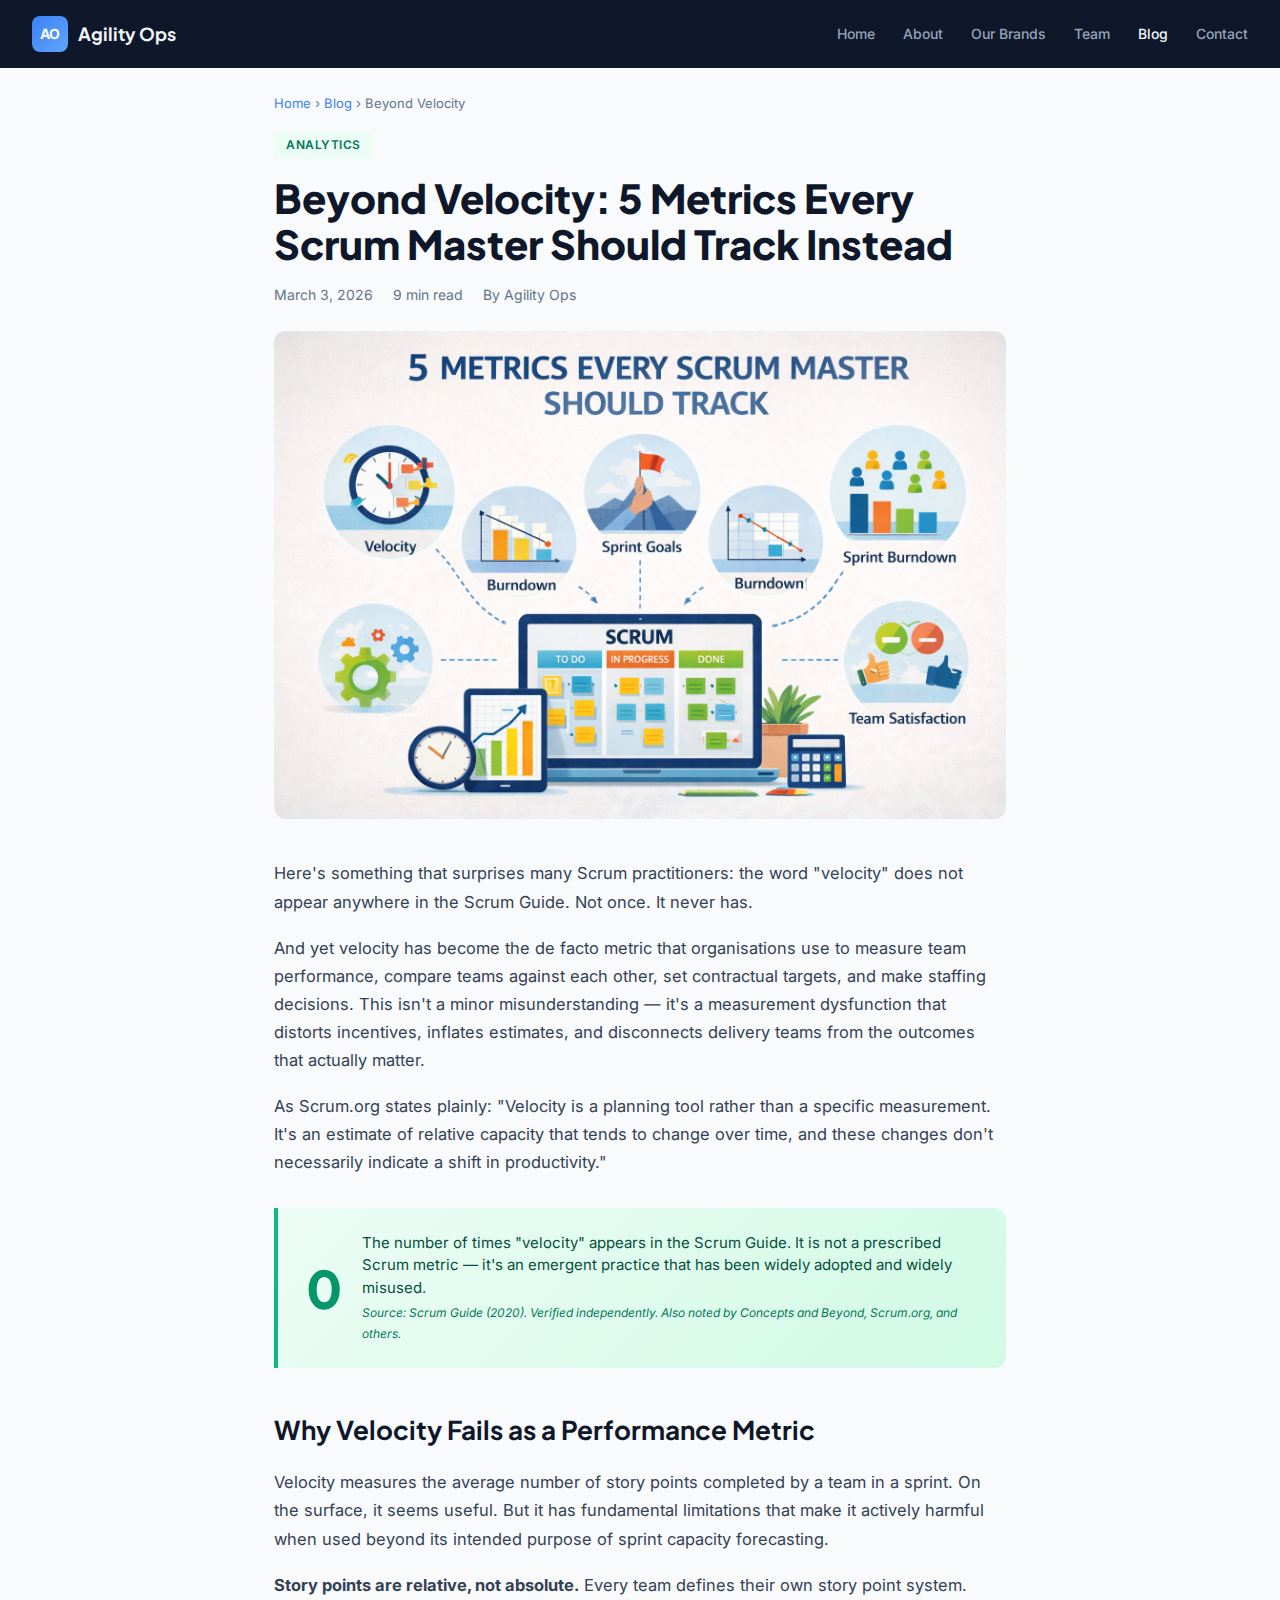
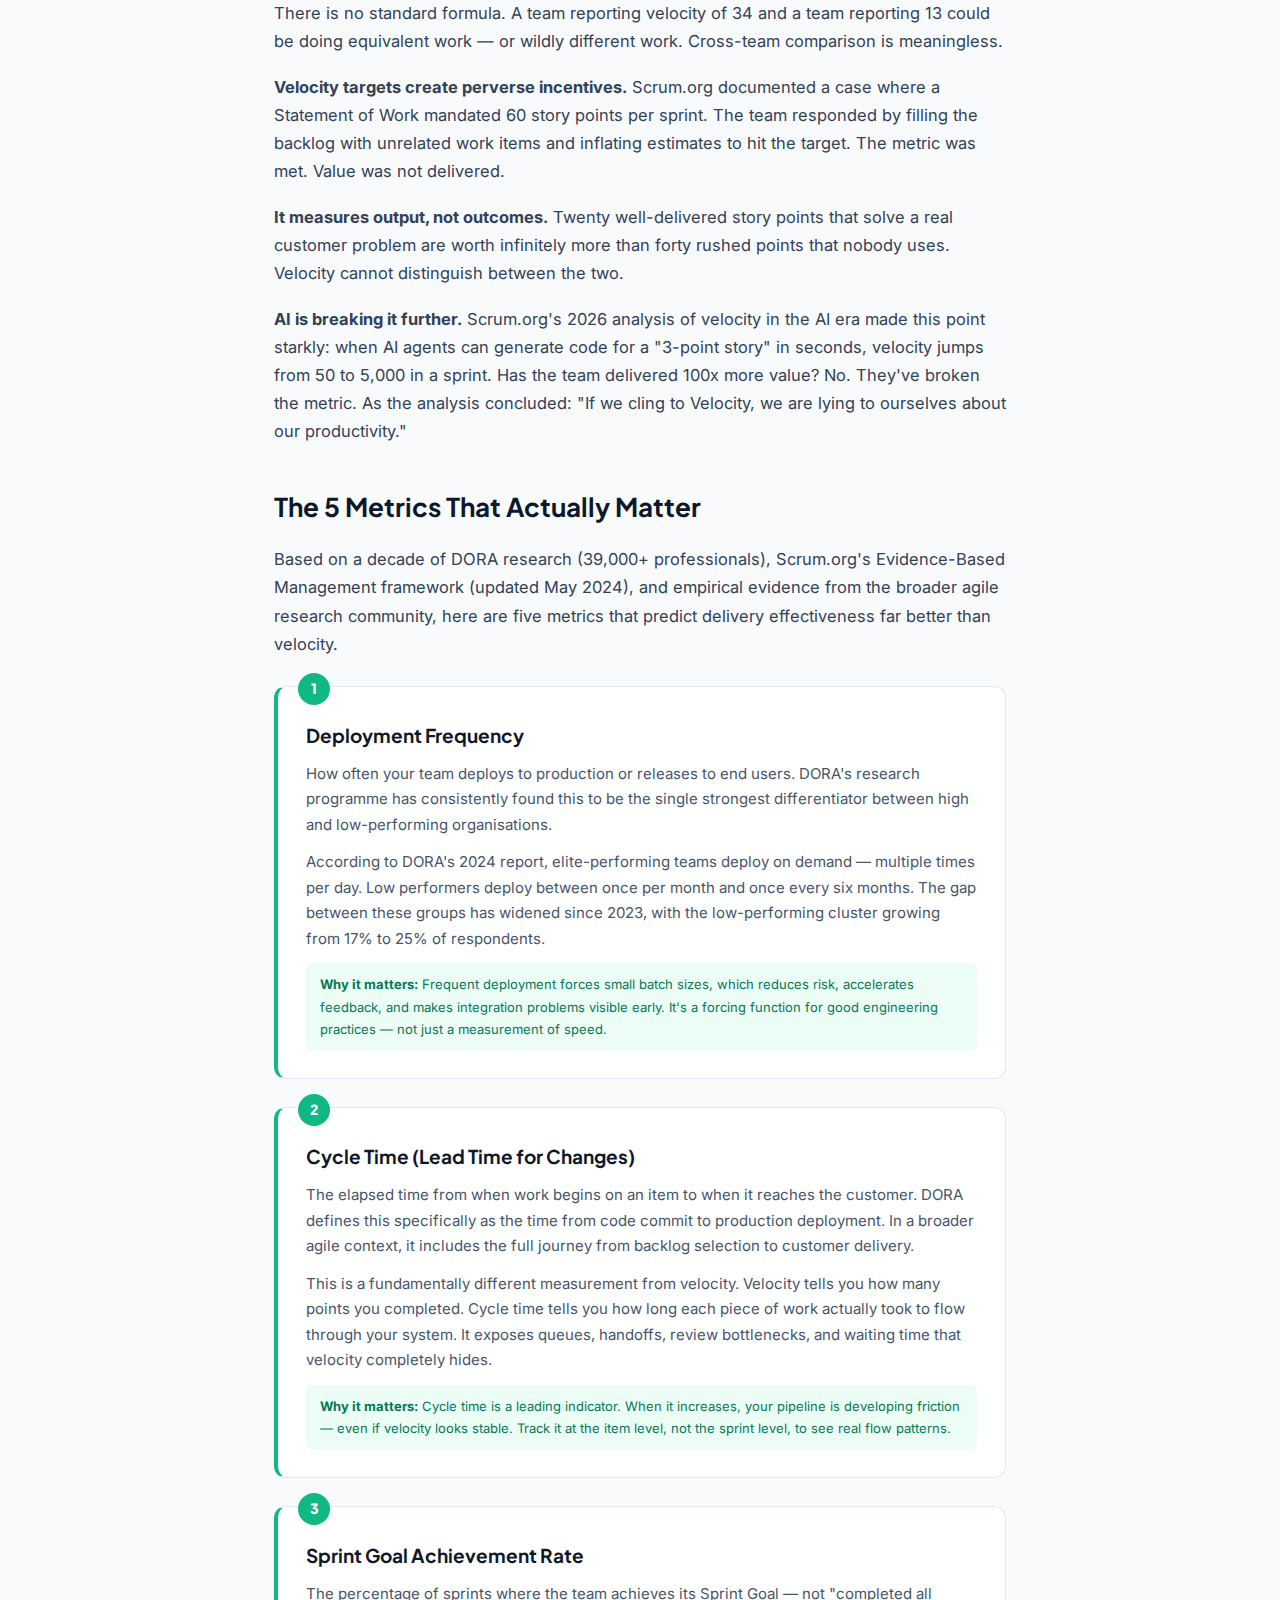
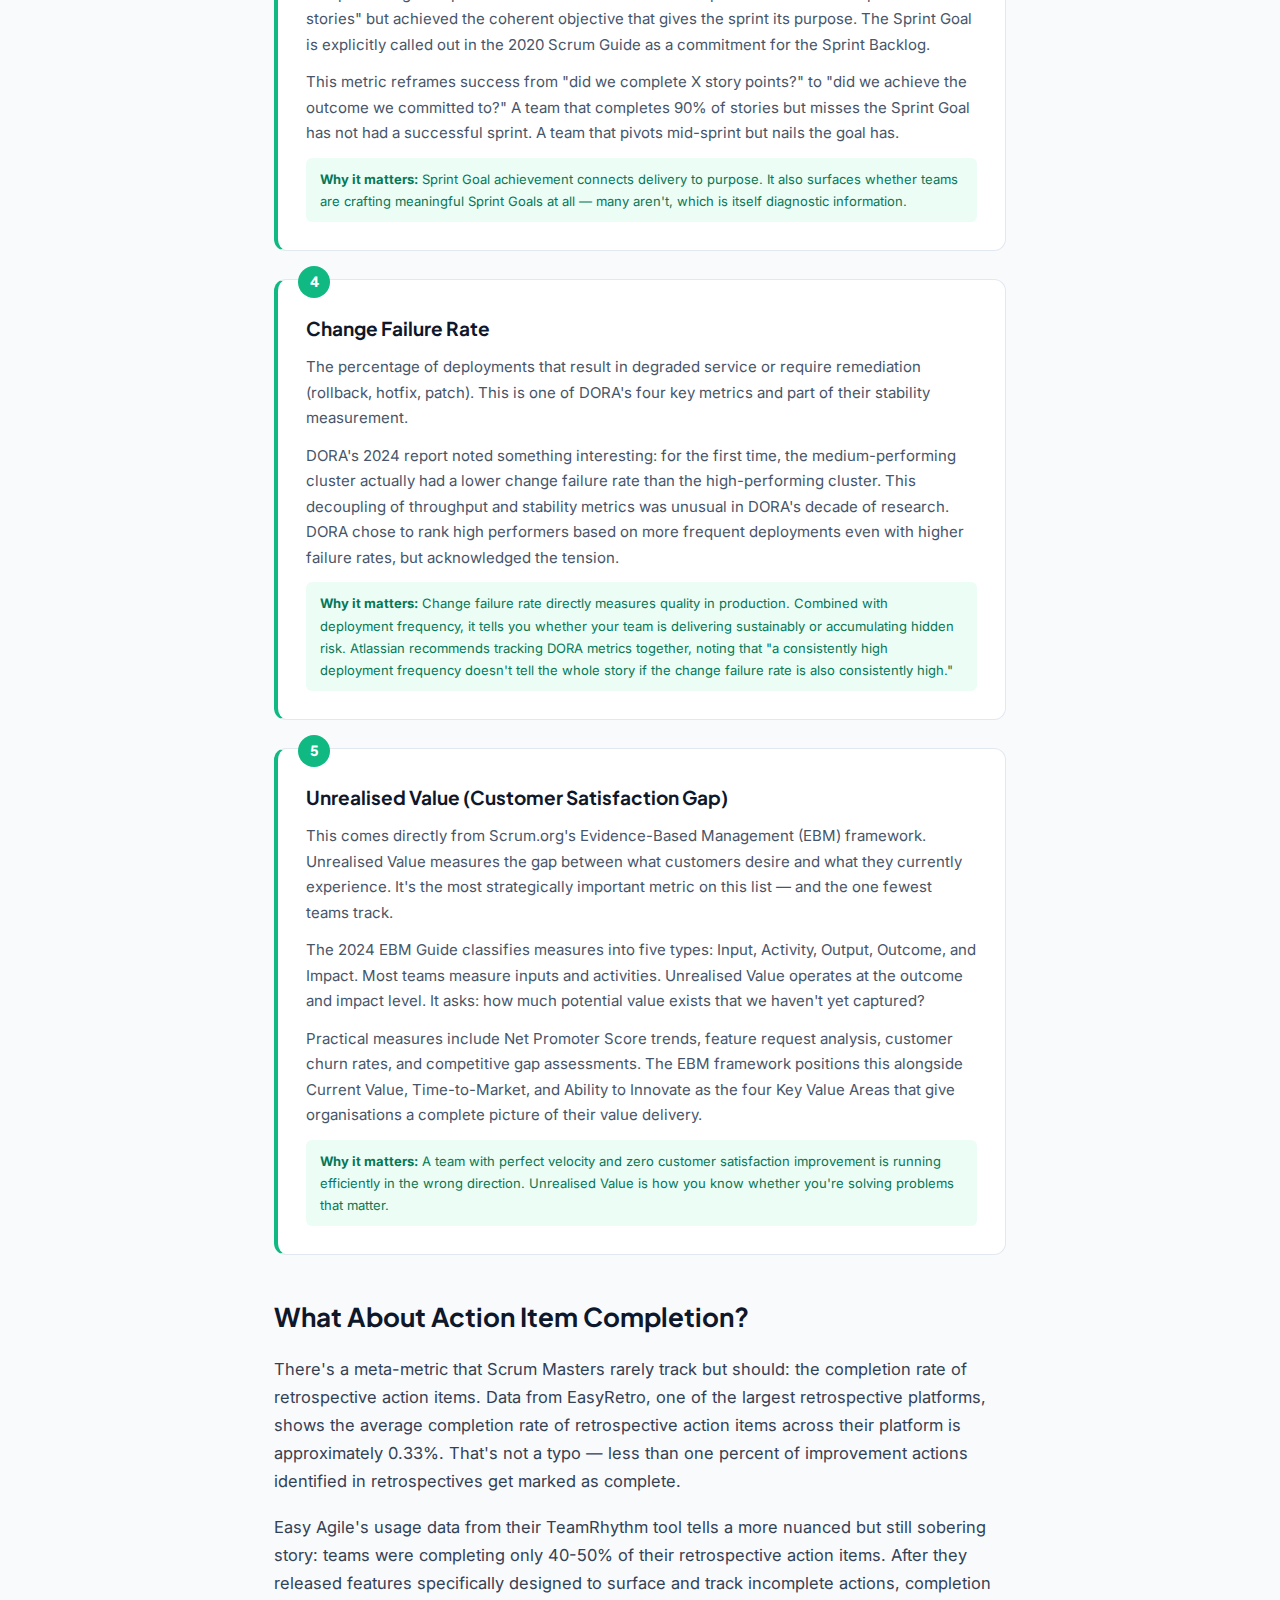
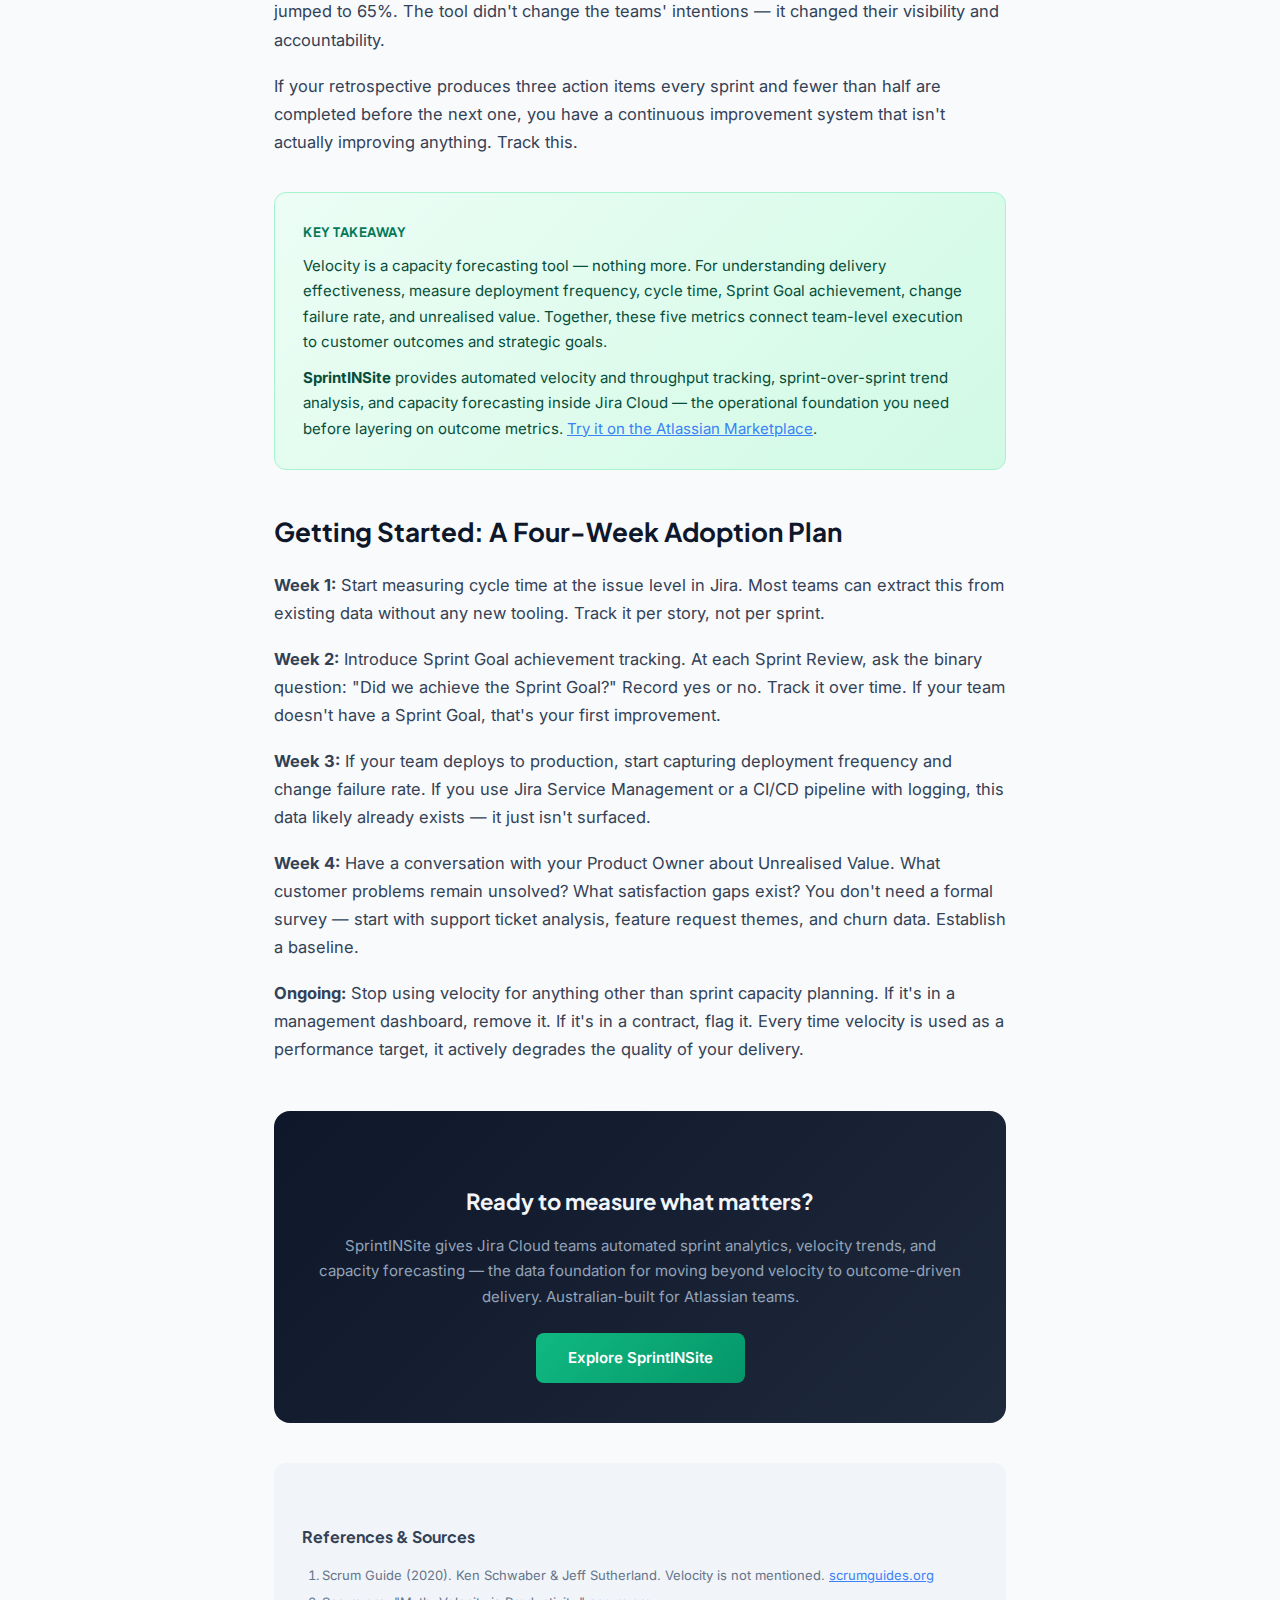
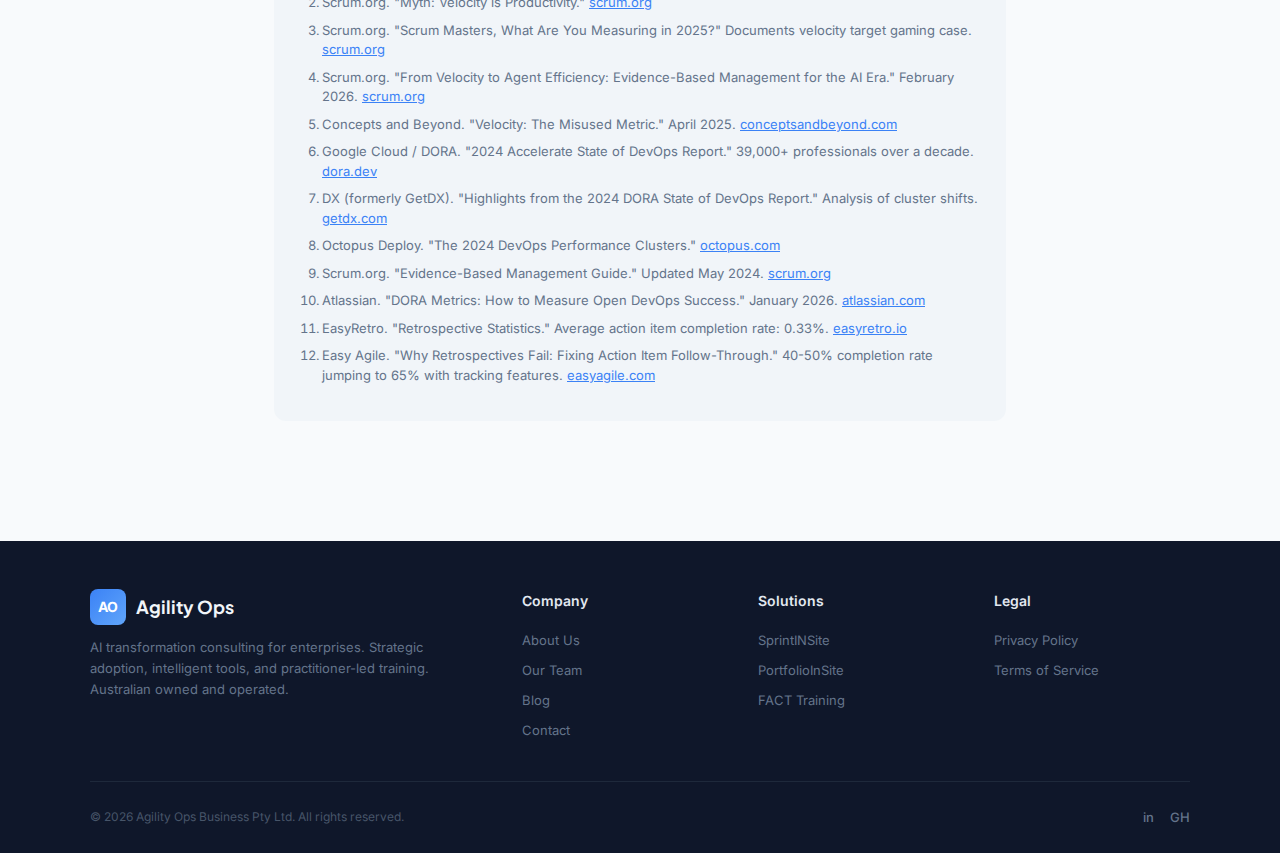
<file: pages/blog-beyond-velocity.html>
<!DOCTYPE html>
<html lang="en">
<head>
    <meta charset="UTF-8">
    <meta name="viewport" content="width=device-width, initial-scale=1.0">
    <title>Beyond Velocity: 5 Metrics Every Scrum Master Should Track — Agility Ops</title>
    <meta name="description" content="Velocity isn't even in the Scrum Guide. DORA's decade of research across 39,000 professionals and Scrum.org's EBM framework point to five metrics that actually predict delivery effectiveness.">
    <meta property="og:title" content="Beyond Velocity: 5 Metrics Every Scrum Master Should Track">
    <meta property="og:description" content="The metrics that actually predict delivery effectiveness, based on DORA and Scrum.org's Evidence-Based Management framework.">
    <meta property="og:type" content="article">
    <meta property="og:url" content="https://agilityops.com.au/pages/blog-beyond-velocity.html">
    <link rel="canonical" href="https://agilityops.com.au/pages/blog-beyond-velocity.html">
    <link rel="preconnect" href="https://fonts.googleapis.com">
    <link rel="preconnect" href="https://fonts.gstatic.com" crossorigin>
    <link href="https://fonts.googleapis.com/css2?family=Inter:wght@400;500;600&family=Plus+Jakarta+Sans:wght@600;700;800&display=swap" rel="stylesheet">
    <style>
        * { margin: 0; padding: 0; box-sizing: border-box; }
        body { font-family: 'Inter', -apple-system, BlinkMacSystemFont, sans-serif; background: #f8fafc; color: #1e293b; line-height: 1.7; }
        nav { background: #0f172a; padding: 16px 32px; display: flex; align-items: center; justify-content: space-between; position: sticky; top: 0; z-index: 100; }
        .nav-logo { display: flex; align-items: center; gap: 10px; text-decoration: none; }
        .nav-logo-icon { background: linear-gradient(135deg, #3b82f6, #60a5fa); color: #fff; font-weight: 700; font-size: 14px; width: 36px; height: 36px; border-radius: 8px; display: flex; align-items: center; justify-content: center; }
        .nav-logo-text { color: #f1f5f9; font-family: 'Plus Jakarta Sans', sans-serif; font-weight: 700; font-size: 18px; }
        .nav-links { display: flex; gap: 28px; list-style: none; }
        .nav-links a { color: #94a3b8; text-decoration: none; font-size: 14px; font-weight: 500; transition: color 0.2s; }
        .nav-links a:hover, .nav-links a.active { color: #f1f5f9; }
        .breadcrumbs { max-width: 780px; margin: 24px auto 0; padding: 0 24px; font-size: 13px; color: #64748b; }
        .breadcrumbs a { color: #3b82f6; text-decoration: none; }
        .breadcrumbs a:hover { text-decoration: underline; }
        .article-hero { max-width: 780px; margin: 16px auto 0; padding: 0 24px; }
        .article-tag { display: inline-block; font-size: 12px; font-weight: 600; text-transform: uppercase; letter-spacing: 0.5px; padding: 4px 12px; border-radius: 4px; margin-bottom: 16px; }
        .tag-analytics { background: #ecfdf5; color: #047857; }
        .article-hero h1 { font-family: 'Plus Jakarta Sans', sans-serif; font-size: 40px; font-weight: 800; line-height: 1.15; color: #0f172a; margin-bottom: 16px; }
        .article-meta { display: flex; gap: 20px; font-size: 14px; color: #64748b; margin-bottom: 24px; flex-wrap: wrap; }
        .article-hero-img { width: 100%; border-radius: 12px; margin-bottom: 32px; }
        .article-body { max-width: 780px; margin: 0 auto; padding: 0 24px 60px; }
        .article-body h2 { font-family: 'Plus Jakarta Sans', sans-serif; font-size: 26px; font-weight: 700; color: #0f172a; margin: 40px 0 16px; }
        .article-body h3 { font-family: 'Plus Jakarta Sans', sans-serif; font-size: 20px; font-weight: 700; color: #0f172a; margin: 32px 0 12px; }
        .article-body p { margin-bottom: 18px; font-size: 16.5px; color: #334155; }
        .article-body a { color: #3b82f6; text-decoration: underline; }
        
        /* Metric card */
        .metric-card { background: #fff; border: 1px solid #e2e8f0; border-radius: 12px; padding: 28px; margin: 28px 0; position: relative; border-left: 4px solid #10b981; }
        .metric-number { position: absolute; top: -14px; left: 20px; background: #10b981; color: #fff; font-family: 'Plus Jakarta Sans', sans-serif; font-weight: 800; font-size: 14px; width: 32px; height: 32px; border-radius: 50%; display: flex; align-items: center; justify-content: center; }
        .metric-card h3 { font-family: 'Plus Jakarta Sans', sans-serif; font-size: 19px; font-weight: 700; color: #0f172a; margin: 4px 0 10px; }
        .metric-card p { margin-bottom: 12px; font-size: 15px; color: #475569; }
        .metric-card p:last-child { margin-bottom: 0; }
        .metric-why { font-size: 13px; color: #047857; background: #ecfdf5; padding: 10px 14px; border-radius: 6px; margin-top: 12px; }
        
        .stat-callout { display: flex; align-items: center; gap: 20px; background: linear-gradient(135deg, #ecfdf5, #d1fae5); border-left: 4px solid #10b981; border-radius: 0 12px 12px 0; padding: 24px 28px; margin: 32px 0; }
        .stat-number { font-family: 'Plus Jakarta Sans', sans-serif; font-size: 52px; font-weight: 800; color: #059669; line-height: 1; flex-shrink: 0; }
        .stat-text { font-size: 15px; color: #064e3b; line-height: 1.5; }
        .stat-source { font-size: 12px; color: #047857; margin-top: 4px; font-style: italic; }
        
        .article-body blockquote { border-left: 3px solid #cbd5e1; padding: 12px 20px; margin: 24px 0; background: #f1f5f9; border-radius: 0 8px 8px 0; font-style: italic; color: #475569; font-size: 15.5px; }
        .article-body blockquote cite { display: block; margin-top: 8px; font-size: 13px; font-style: normal; color: #64748b; }
        
        .key-takeaway { background: linear-gradient(135deg, #ecfdf5, #d1fae5); border: 1px solid #a7f3d0; border-radius: 12px; padding: 28px; margin: 36px 0; }
        .key-takeaway-label { font-family: 'Plus Jakarta Sans', sans-serif; font-size: 13px; font-weight: 700; text-transform: uppercase; letter-spacing: 0.5px; color: #047857; margin-bottom: 10px; }
        .key-takeaway p { color: #064e3b; font-size: 15px; margin-bottom: 10px; }
        .key-takeaway p:last-child { margin-bottom: 0; }
        
        .references { background: #f1f5f9; border-radius: 12px; padding: 28px; margin: 40px 0 0; }
        .references h3 { font-family: 'Plus Jakarta Sans', sans-serif; font-size: 16px; font-weight: 700; color: #334155; margin-bottom: 16px; }
        .references ol { padding-left: 20px; }
        .references li { font-size: 13px; color: #64748b; margin-bottom: 8px; line-height: 1.5; }
        .references li a { color: #3b82f6; word-break: break-all; }
        
        .article-cta { background: linear-gradient(135deg, #0f172a, #1e293b); border-radius: 16px; padding: 40px; text-align: center; margin: 48px 0 0; }
        .article-cta h3 { font-family: 'Plus Jakarta Sans', sans-serif; color: #f1f5f9; font-size: 22px; margin-bottom: 12px; }
        .article-cta p { color: #94a3b8; font-size: 15px; margin-bottom: 24px; }
        .article-cta a { display: inline-block; background: linear-gradient(135deg, #10b981, #059669); color: #fff; padding: 12px 32px; border-radius: 8px; text-decoration: none; font-weight: 600; font-size: 15px; transition: transform 0.2s; }
        .article-cta a:hover { transform: translateY(-2px); }
        
        footer { background: #0f172a; padding: 48px 32px 24px; margin-top: 60px; }
        .footer-grid { max-width: 1100px; margin: 0 auto; display: grid; grid-template-columns: 2fr 1fr 1fr 1fr; gap: 40px; }
        .footer-brand p { color: #64748b; font-size: 13px; line-height: 1.6; margin-top: 12px; }
        .footer-col h4 { color: #e2e8f0; font-size: 14px; font-weight: 600; margin-bottom: 16px; }
        .footer-col a { display: block; color: #64748b; text-decoration: none; font-size: 13px; margin-bottom: 8px; }
        .footer-col a:hover { color: #94a3b8; }
        .footer-bottom { max-width: 1100px; margin: 32px auto 0; padding-top: 24px; border-top: 1px solid #1e293b; display: flex; justify-content: space-between; align-items: center; }
        .footer-bottom p { color: #475569; font-size: 12px; }
        .footer-social { display: flex; gap: 16px; }
        .footer-social a { color: #64748b; text-decoration: none; font-size: 13px; font-weight: 500; }
        .footer-social a:hover { color: #94a3b8; }
        
        @media (max-width: 900px) {
            .article-hero h1 { font-size: 30px; }
            .stat-callout { flex-direction: column; text-align: center; }
            .footer-grid { grid-template-columns: 1fr 1fr; }
        }
        @media (max-width: 600px) {
            nav { padding: 12px 16px; }
            .nav-links { gap: 16px; }
            .nav-links a { font-size: 13px; }
            .article-hero h1 { font-size: 26px; }
            .footer-grid { grid-template-columns: 1fr; }
        }
    </style>
    <script type="application/ld+json">
    {
        "@context": "https://schema.org",
        "@type": "Article",
        "headline": "Beyond Velocity: 5 Metrics Every Scrum Master Should Track",
        "description": "Velocity isn't in the Scrum Guide. DORA's research across 39,000 professionals and Scrum.org's EBM framework point to five metrics that actually predict delivery effectiveness.",
        "author": { "@type": "Organization", "name": "Agility Ops Business Pty Ltd" },
        "publisher": { "@type": "Organization", "name": "Agility Ops Business Pty Ltd", "url": "https://agilityops.com.au" },
        "datePublished": "2026-03-03",
        "dateModified": "2026-03-03",
        "mainEntityOfPage": "https://agilityops.com.au/pages/blog-beyond-velocity.html"
    }
    </script>
</head>
<body>
    <nav>
        <a href="/" class="nav-logo">
            <div class="nav-logo-icon">AO</div>
            <div class="nav-logo-text">Agility Ops</div>
        </a>
        <ul class="nav-links">
            <li><a href="/">Home</a></li>
            <li><a href="/pages/about">About</a></li>
            <li><a href="/pages/brands">Our Brands</a></li>
            <li><a href="/pages/team">Team</a></li>
            <li><a href="/pages/blog" class="active">Blog</a></li>
            <li><a href="/pages/contact">Contact</a></li>
        </ul>
    </nav>

    <div class="breadcrumbs">
        <a href="/">Home</a> &rsaquo; <a href="/pages/blog">Blog</a> &rsaquo; Beyond Velocity
    </div>

    <article>
        <div class="article-hero">
            <span class="article-tag tag-analytics">Analytics</span>
            <h1>Beyond Velocity: 5 Metrics Every Scrum Master Should Track Instead</h1>
            <div class="article-meta">
                <span>March 3, 2026</span>
                <span>9 min read</span>
                <span>By Agility Ops</span>
            </div>
            <img src="../img/5%20Metrics%20Every%20Scrum%20Master%20Should%20Track%201%20.png" alt="Beyond Velocity — 5 metrics that actually predict delivery effectiveness" class="article-hero-img" loading="lazy">
        </div>

        <div class="article-body">

            <p>Here's something that surprises many Scrum practitioners: the word "velocity" does not appear anywhere in the Scrum Guide. Not once. It never has.</p>

            <p>And yet velocity has become the de facto metric that organisations use to measure team performance, compare teams against each other, set contractual targets, and make staffing decisions. This isn't a minor misunderstanding — it's a measurement dysfunction that distorts incentives, inflates estimates, and disconnects delivery teams from the outcomes that actually matter.</p>

            <p>As Scrum.org states plainly: "Velocity is a planning tool rather than a specific measurement. It's an estimate of relative capacity that tends to change over time, and these changes don't necessarily indicate a shift in productivity."</p>

            <div class="stat-callout">
                <div class="stat-number">0</div>
                <div>
                    <div class="stat-text">The number of times "velocity" appears in the Scrum Guide. It is not a prescribed Scrum metric — it's an emergent practice that has been widely adopted and widely misused.</div>
                    <div class="stat-source">Source: Scrum Guide (2020). Verified independently. Also noted by Concepts and Beyond, Scrum.org, and others.</div>
                </div>
            </div>

            <h2>Why Velocity Fails as a Performance Metric</h2>

            <p>Velocity measures the average number of story points completed by a team in a sprint. On the surface, it seems useful. But it has fundamental limitations that make it actively harmful when used beyond its intended purpose of sprint capacity forecasting.</p>

            <p><strong>Story points are relative, not absolute.</strong> Every team defines their own story point system. There is no standard formula. A team reporting velocity of 34 and a team reporting 13 could be doing equivalent work — or wildly different work. Cross-team comparison is meaningless.</p>

            <p><strong>Velocity targets create perverse incentives.</strong> Scrum.org documented a case where a Statement of Work mandated 60 story points per sprint. The team responded by filling the backlog with unrelated work items and inflating estimates to hit the target. The metric was met. Value was not delivered.</p>

            <p><strong>It measures output, not outcomes.</strong> Twenty well-delivered story points that solve a real customer problem are worth infinitely more than forty rushed points that nobody uses. Velocity cannot distinguish between the two.</p>

            <p><strong>AI is breaking it further.</strong> Scrum.org's 2026 analysis of velocity in the AI era made this point starkly: when AI agents can generate code for a "3-point story" in seconds, velocity jumps from 50 to 5,000 in a sprint. Has the team delivered 100x more value? No. They've broken the metric. As the analysis concluded: "If we cling to Velocity, we are lying to ourselves about our productivity."</p>

            <h2>The 5 Metrics That Actually Matter</h2>

            <p>Based on a decade of DORA research (39,000+ professionals), Scrum.org's Evidence-Based Management framework (updated May 2024), and empirical evidence from the broader agile research community, here are five metrics that predict delivery effectiveness far better than velocity.</p>

            <div class="metric-card">
                <div class="metric-number">1</div>
                <h3>Deployment Frequency</h3>
                <p>How often your team deploys to production or releases to end users. DORA's research programme has consistently found this to be the single strongest differentiator between high and low-performing organisations.</p>
                <p>According to DORA's 2024 report, elite-performing teams deploy on demand — multiple times per day. Low performers deploy between once per month and once every six months. The gap between these groups has widened since 2023, with the low-performing cluster growing from 17% to 25% of respondents.</p>
                <div class="metric-why"><strong>Why it matters:</strong> Frequent deployment forces small batch sizes, which reduces risk, accelerates feedback, and makes integration problems visible early. It's a forcing function for good engineering practices — not just a measurement of speed.</div>
            </div>

            <div class="metric-card">
                <div class="metric-number">2</div>
                <h3>Cycle Time (Lead Time for Changes)</h3>
                <p>The elapsed time from when work begins on an item to when it reaches the customer. DORA defines this specifically as the time from code commit to production deployment. In a broader agile context, it includes the full journey from backlog selection to customer delivery.</p>
                <p>This is a fundamentally different measurement from velocity. Velocity tells you how many points you completed. Cycle time tells you how long each piece of work actually took to flow through your system. It exposes queues, handoffs, review bottlenecks, and waiting time that velocity completely hides.</p>
                <div class="metric-why"><strong>Why it matters:</strong> Cycle time is a leading indicator. When it increases, your pipeline is developing friction — even if velocity looks stable. Track it at the item level, not the sprint level, to see real flow patterns.</div>
            </div>

            <div class="metric-card">
                <div class="metric-number">3</div>
                <h3>Sprint Goal Achievement Rate</h3>
                <p>The percentage of sprints where the team achieves its Sprint Goal — not "completed all stories" but achieved the coherent objective that gives the sprint its purpose. The Sprint Goal is explicitly called out in the 2020 Scrum Guide as a commitment for the Sprint Backlog.</p>
                <p>This metric reframes success from "did we complete X story points?" to "did we achieve the outcome we committed to?" A team that completes 90% of stories but misses the Sprint Goal has not had a successful sprint. A team that pivots mid-sprint but nails the goal has.</p>
                <div class="metric-why"><strong>Why it matters:</strong> Sprint Goal achievement connects delivery to purpose. It also surfaces whether teams are crafting meaningful Sprint Goals at all — many aren't, which is itself diagnostic information.</div>
            </div>

            <div class="metric-card">
                <div class="metric-number">4</div>
                <h3>Change Failure Rate</h3>
                <p>The percentage of deployments that result in degraded service or require remediation (rollback, hotfix, patch). This is one of DORA's four key metrics and part of their stability measurement.</p>
                <p>DORA's 2024 report noted something interesting: for the first time, the medium-performing cluster actually had a lower change failure rate than the high-performing cluster. This decoupling of throughput and stability metrics was unusual in DORA's decade of research. DORA chose to rank high performers based on more frequent deployments even with higher failure rates, but acknowledged the tension.</p>
                <div class="metric-why"><strong>Why it matters:</strong> Change failure rate directly measures quality in production. Combined with deployment frequency, it tells you whether your team is delivering sustainably or accumulating hidden risk. Atlassian recommends tracking DORA metrics together, noting that "a consistently high deployment frequency doesn't tell the whole story if the change failure rate is also consistently high."</div>
            </div>

            <div class="metric-card">
                <div class="metric-number">5</div>
                <h3>Unrealised Value (Customer Satisfaction Gap)</h3>
                <p>This comes directly from Scrum.org's Evidence-Based Management (EBM) framework. Unrealised Value measures the gap between what customers desire and what they currently experience. It's the most strategically important metric on this list — and the one fewest teams track.</p>
                <p>The 2024 EBM Guide classifies measures into five types: Input, Activity, Output, Outcome, and Impact. Most teams measure inputs and activities. Unrealised Value operates at the outcome and impact level. It asks: how much potential value exists that we haven't yet captured?</p>
                <p>Practical measures include Net Promoter Score trends, feature request analysis, customer churn rates, and competitive gap assessments. The EBM framework positions this alongside Current Value, Time-to-Market, and Ability to Innovate as the four Key Value Areas that give organisations a complete picture of their value delivery.</p>
                <div class="metric-why"><strong>Why it matters:</strong> A team with perfect velocity and zero customer satisfaction improvement is running efficiently in the wrong direction. Unrealised Value is how you know whether you're solving problems that matter.</div>
            </div>

            <h2>What About Action Item Completion?</h2>

            <p>There's a meta-metric that Scrum Masters rarely track but should: the completion rate of retrospective action items. Data from EasyRetro, one of the largest retrospective platforms, shows the average completion rate of retrospective action items across their platform is approximately 0.33%. That's not a typo — less than one percent of improvement actions identified in retrospectives get marked as complete.</p>

            <p>Easy Agile's usage data from their TeamRhythm tool tells a more nuanced but still sobering story: teams were completing only 40-50% of their retrospective action items. After they released features specifically designed to surface and track incomplete actions, completion jumped to 65%. The tool didn't change the teams' intentions — it changed their visibility and accountability.</p>

            <p>If your retrospective produces three action items every sprint and fewer than half are completed before the next one, you have a continuous improvement system that isn't actually improving anything. Track this.</p>

            <div class="key-takeaway">
                <div class="key-takeaway-label">Key Takeaway</div>
                <p>Velocity is a capacity forecasting tool — nothing more. For understanding delivery effectiveness, measure deployment frequency, cycle time, Sprint Goal achievement, change failure rate, and unrealised value. Together, these five metrics connect team-level execution to customer outcomes and strategic goals.</p>
                <p><strong>SprintINSite</strong> provides automated velocity and throughput tracking, sprint-over-sprint trend analysis, and capacity forecasting inside Jira Cloud — the operational foundation you need before layering on outcome metrics. <a href="https://sprintinsite.com">Try it on the Atlassian Marketplace</a>.</p>
            </div>

            <h2>Getting Started: A Four-Week Adoption Plan</h2>

            <p><strong>Week 1:</strong> Start measuring cycle time at the issue level in Jira. Most teams can extract this from existing data without any new tooling. Track it per story, not per sprint.</p>

            <p><strong>Week 2:</strong> Introduce Sprint Goal achievement tracking. At each Sprint Review, ask the binary question: "Did we achieve the Sprint Goal?" Record yes or no. Track it over time. If your team doesn't have a Sprint Goal, that's your first improvement.</p>

            <p><strong>Week 3:</strong> If your team deploys to production, start capturing deployment frequency and change failure rate. If you use Jira Service Management or a CI/CD pipeline with logging, this data likely already exists — it just isn't surfaced.</p>

            <p><strong>Week 4:</strong> Have a conversation with your Product Owner about Unrealised Value. What customer problems remain unsolved? What satisfaction gaps exist? You don't need a formal survey — start with support ticket analysis, feature request themes, and churn data. Establish a baseline.</p>

            <p><strong>Ongoing:</strong> Stop using velocity for anything other than sprint capacity planning. If it's in a management dashboard, remove it. If it's in a contract, flag it. Every time velocity is used as a performance target, it actively degrades the quality of your delivery.</p>

            <div class="article-cta">
                <h3>Ready to measure what matters?</h3>
                <p>SprintINSite gives Jira Cloud teams automated sprint analytics, velocity trends, and capacity forecasting — the data foundation for moving beyond velocity to outcome-driven delivery. Australian-built for Atlassian teams.</p>
                <a href="https://sprintinsite.com">Explore SprintINSite</a>
            </div>

            <div class="references">
                <h3>References &amp; Sources</h3>
                <ol>
                    <li>Scrum Guide (2020). Ken Schwaber &amp; Jeff Sutherland. Velocity is not mentioned. <a href="https://scrumguides.org/scrum-guide.html" target="_blank" rel="noopener">scrumguides.org</a></li>
                    <li>Scrum.org. "Myth: Velocity is Productivity." <a href="https://www.scrum.org/resources/blog/myth-velocity-productivity" target="_blank" rel="noopener">scrum.org</a></li>
                    <li>Scrum.org. "Scrum Masters, What Are You Measuring in 2025?" Documents velocity target gaming case. <a href="https://www.scrum.org/resources/blog/scrum-masters-what-are-you-measuring-2025" target="_blank" rel="noopener">scrum.org</a></li>
                    <li>Scrum.org. "From Velocity to Agent Efficiency: Evidence-Based Management for the AI Era." February 2026. <a href="https://www.scrum.org/resources/blog/velocity-agent-efficiency-evidence-based-management-ai-era" target="_blank" rel="noopener">scrum.org</a></li>
                    <li>Concepts and Beyond. "Velocity: The Misused Metric." April 2025. <a href="https://conceptsandbeyond.com/velocity-the-misused-metric/" target="_blank" rel="noopener">conceptsandbeyond.com</a></li>
                    <li>Google Cloud / DORA. "2024 Accelerate State of DevOps Report." 39,000+ professionals over a decade. <a href="https://dora.dev/research/2024/dora-report/" target="_blank" rel="noopener">dora.dev</a></li>
                    <li>DX (formerly GetDX). "Highlights from the 2024 DORA State of DevOps Report." Analysis of cluster shifts. <a href="https://getdx.com/blog/2024-dora-report/" target="_blank" rel="noopener">getdx.com</a></li>
                    <li>Octopus Deploy. "The 2024 DevOps Performance Clusters." <a href="https://octopus.com/blog/2024-devops-performance-clusters" target="_blank" rel="noopener">octopus.com</a></li>
                    <li>Scrum.org. "Evidence-Based Management Guide." Updated May 2024. <a href="https://www.scrum.org/resources/evidence-based-management-guide" target="_blank" rel="noopener">scrum.org</a></li>
                    <li>Atlassian. "DORA Metrics: How to Measure Open DevOps Success." January 2026. <a href="https://www.atlassian.com/devops/frameworks/dora-metrics" target="_blank" rel="noopener">atlassian.com</a></li>
                    <li>EasyRetro. "Retrospective Statistics." Average action item completion rate: 0.33%. <a href="https://easyretro.io/retrospective-statistics/" target="_blank" rel="noopener">easyretro.io</a></li>
                    <li>Easy Agile. "Why Retrospectives Fail: Fixing Action Item Follow-Through." 40-50% completion rate jumping to 65% with tracking features. <a href="https://www.easyagile.com/blog/improve-sprint-retrospective-action-items" target="_blank" rel="noopener">easyagile.com</a></li>
                </ol>
            </div>

        </div>
    </article>

    <footer>
        <div class="footer-grid">
            <div class="footer-brand">
                <div style="display:flex;align-items:center;gap:10px;">
                    <div class="nav-logo-icon">AO</div>
                    <div class="nav-logo-text">Agility Ops</div>
                </div>
                <p>AI transformation consulting for enterprises. Strategic adoption, intelligent tools, and practitioner-led training. Australian owned and operated.</p>
            </div>
            <div class="footer-col">
                <h4>Company</h4>
                <a href="/pages/about">About Us</a>
                <a href="/pages/team">Our Team</a>
                <a href="/pages/blog">Blog</a>
                <a href="/pages/contact">Contact</a>
            </div>
            <div class="footer-col">
                <h4>Solutions</h4>
                <a href="https://sprintinsite.com">SprintINSite</a>
                <a href="https://portfolioinsite.com.au">PortfolioInSite</a>
                <a href="https://fastact.com.au">FACT Training</a>
            </div>
            <div class="footer-col">
                <h4>Legal</h4>
                <a href="privacy.html">Privacy Policy</a>
                <a href="terms.html">Terms of Service</a>
            </div>
        </div>
        <div class="footer-bottom">
            <p>&copy; 2026 Agility Ops Business Pty Ltd. All rights reserved.</p>
            <div class="footer-social">
                <a href="https://www.linkedin.com/in/greg-collocott-0390001/">in</a>
                <a href="https://github.com/G-AOBptyltd">GH</a>
            </div>
        </div>
    </footer>
</body>
</html>
</file>
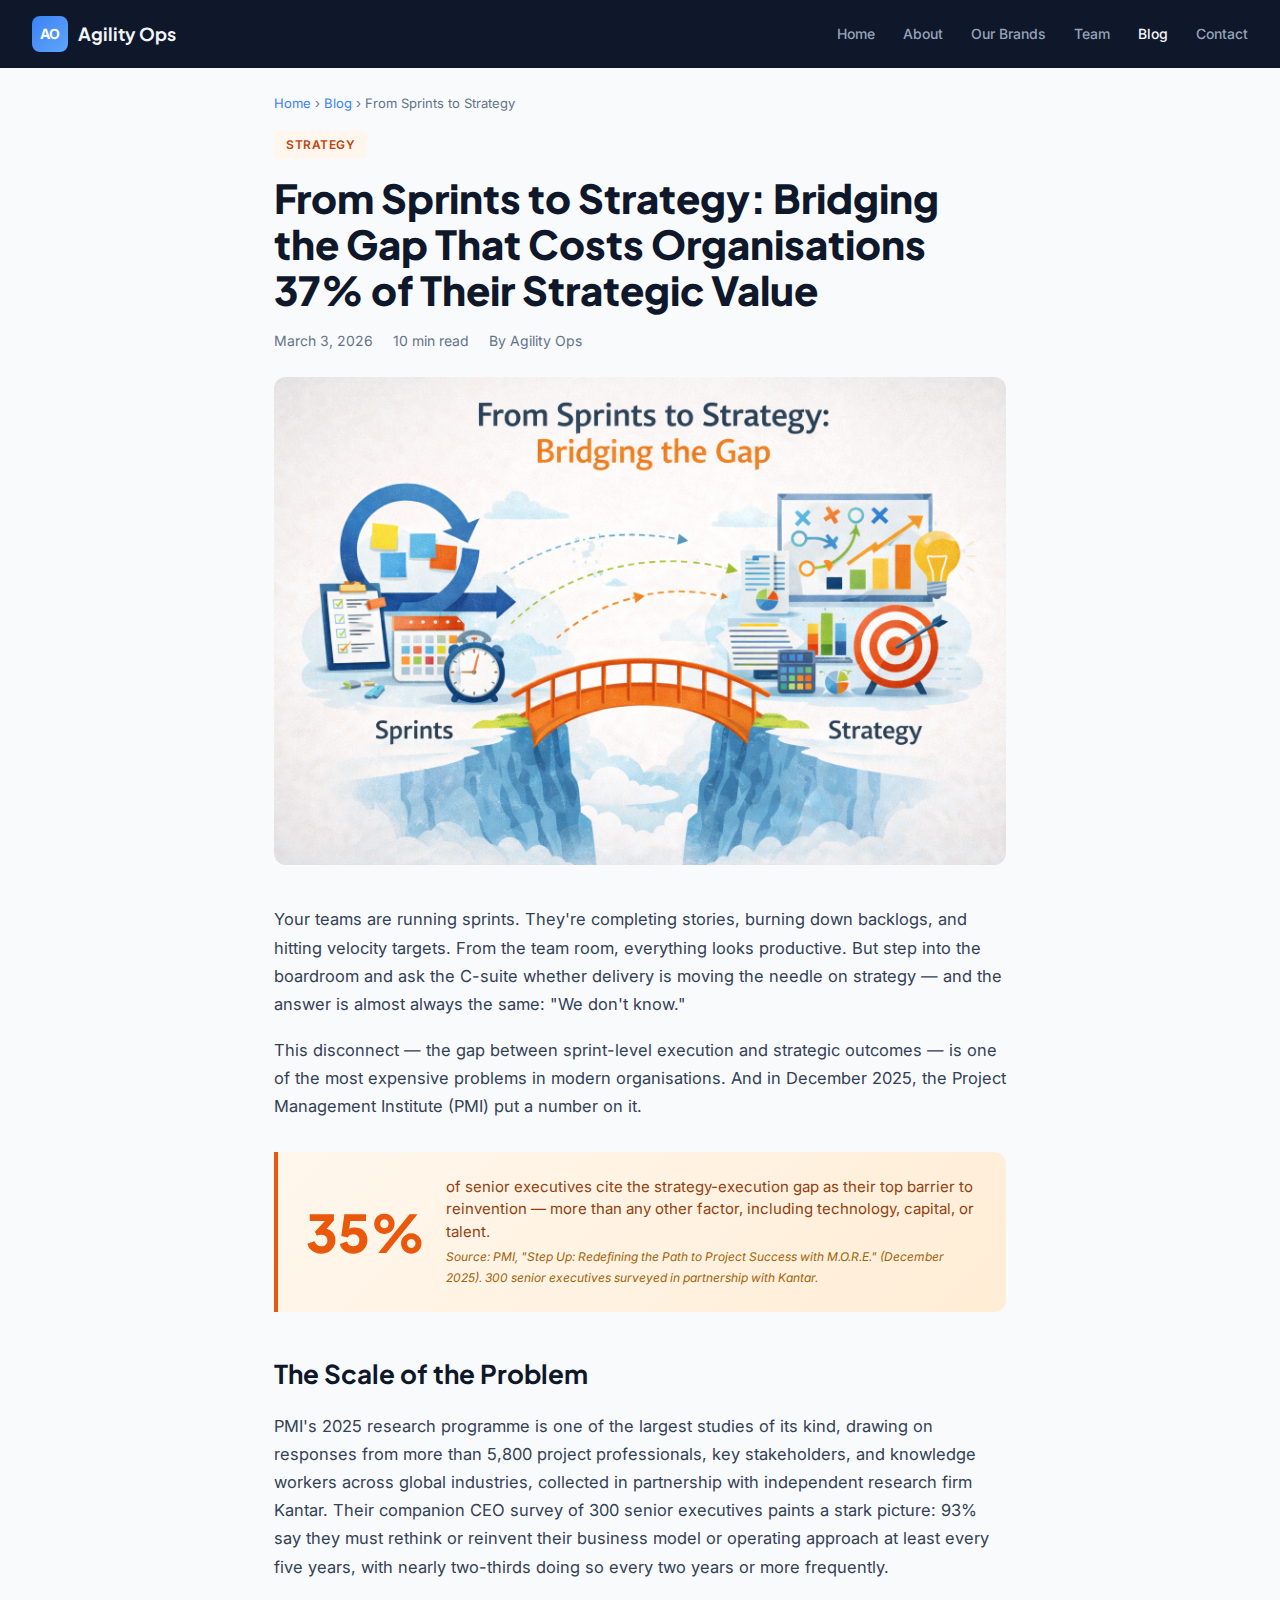
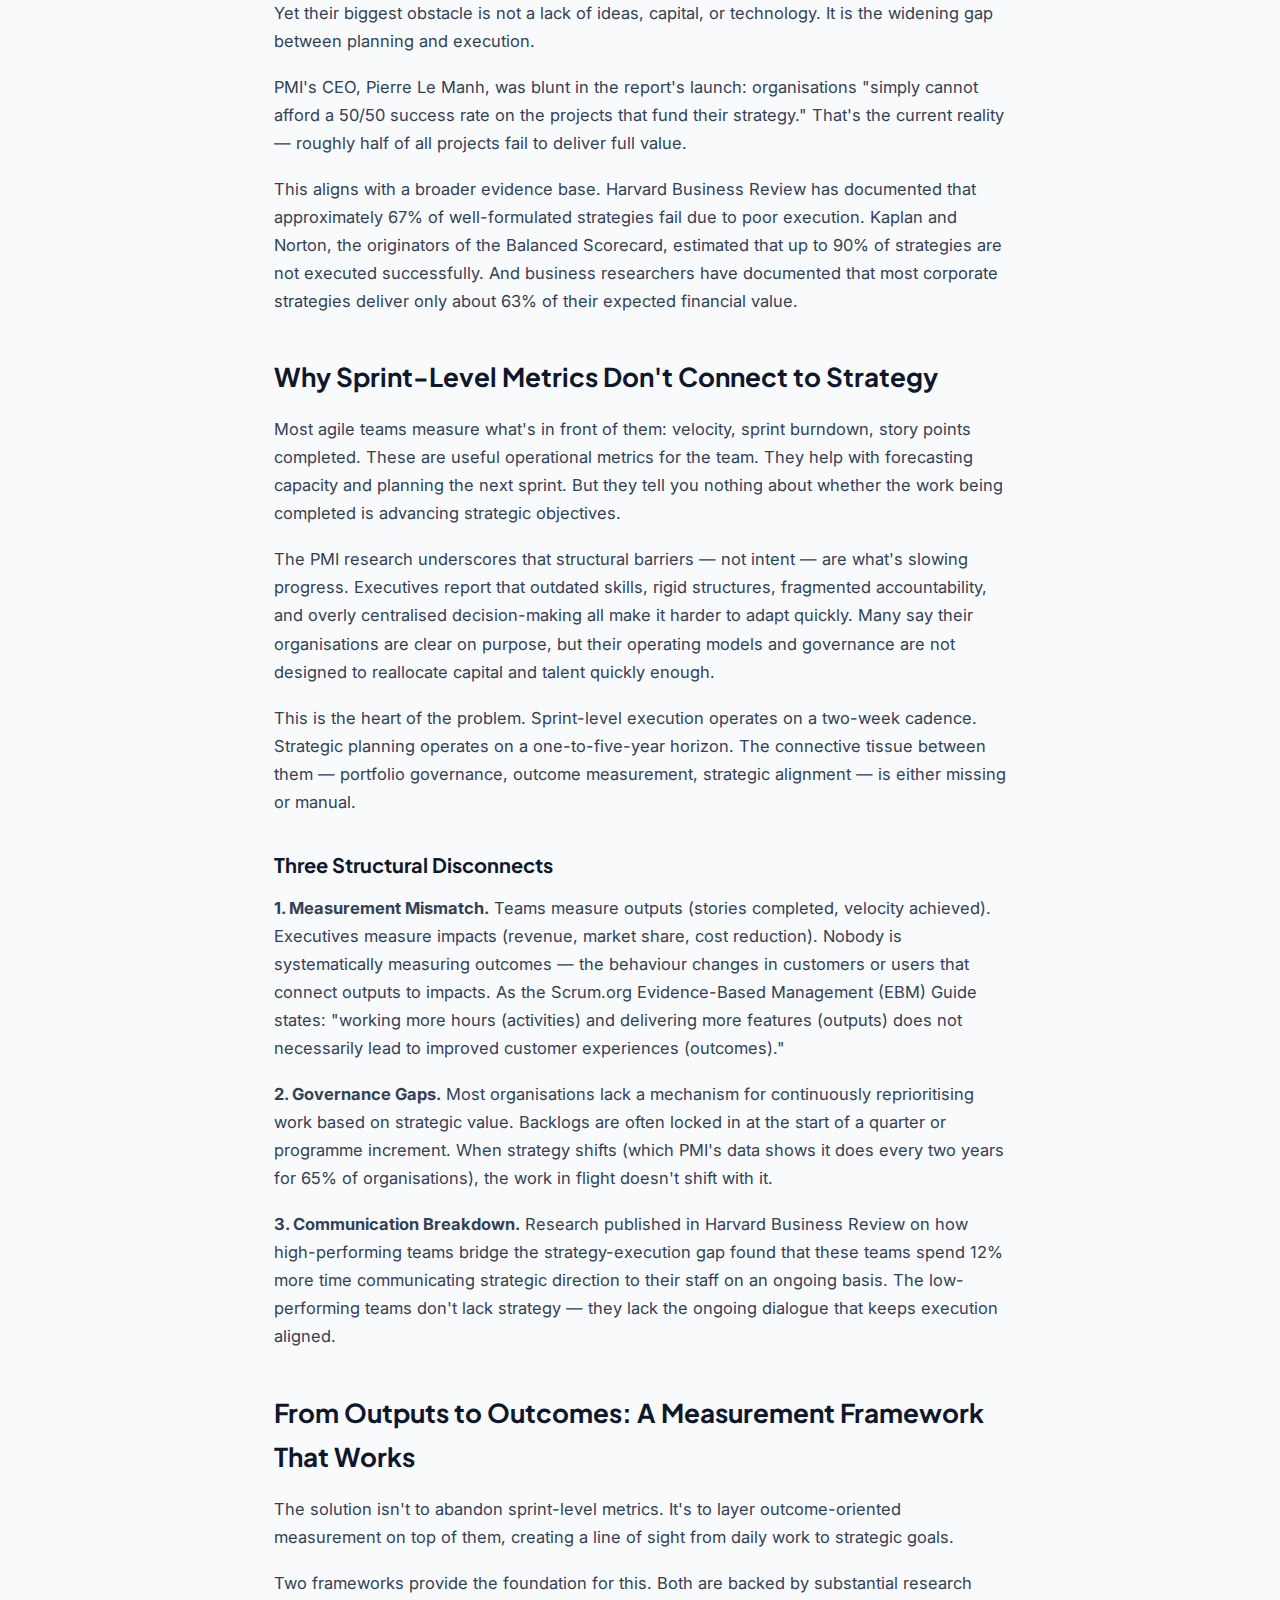
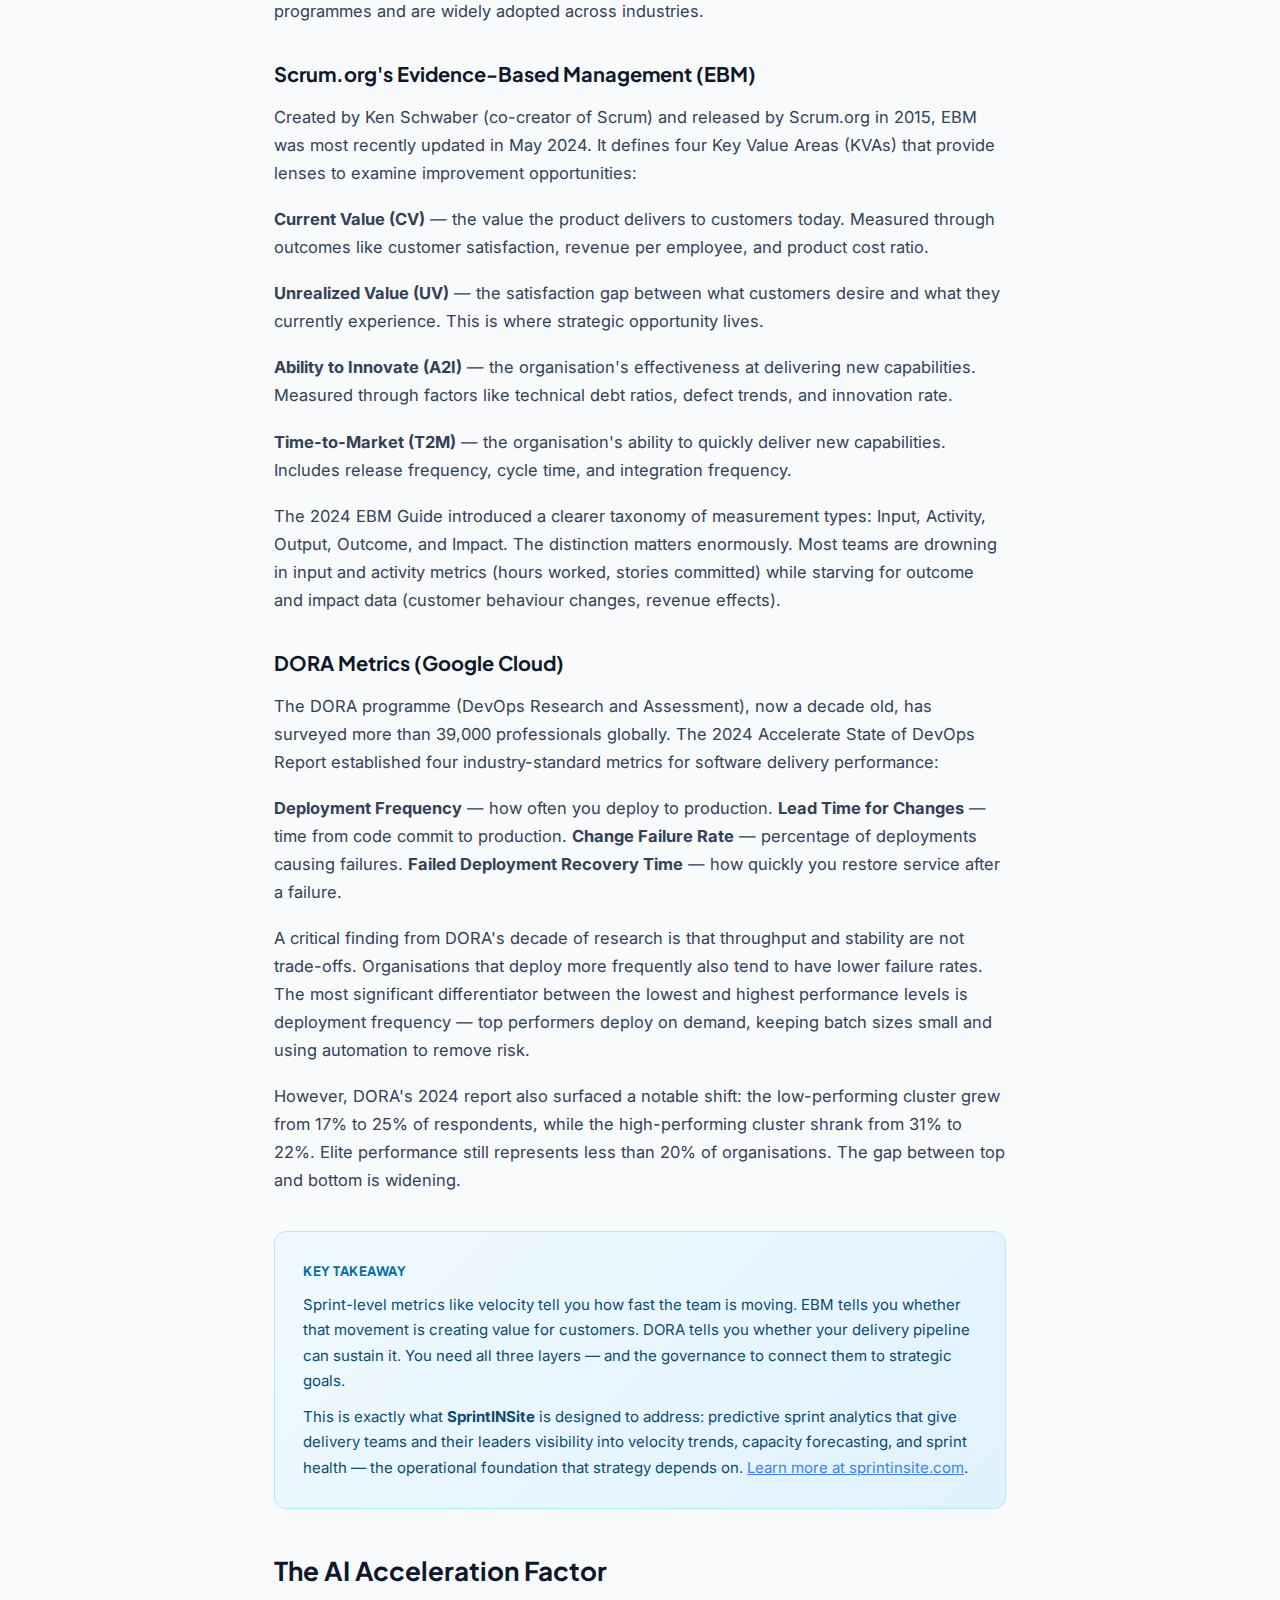
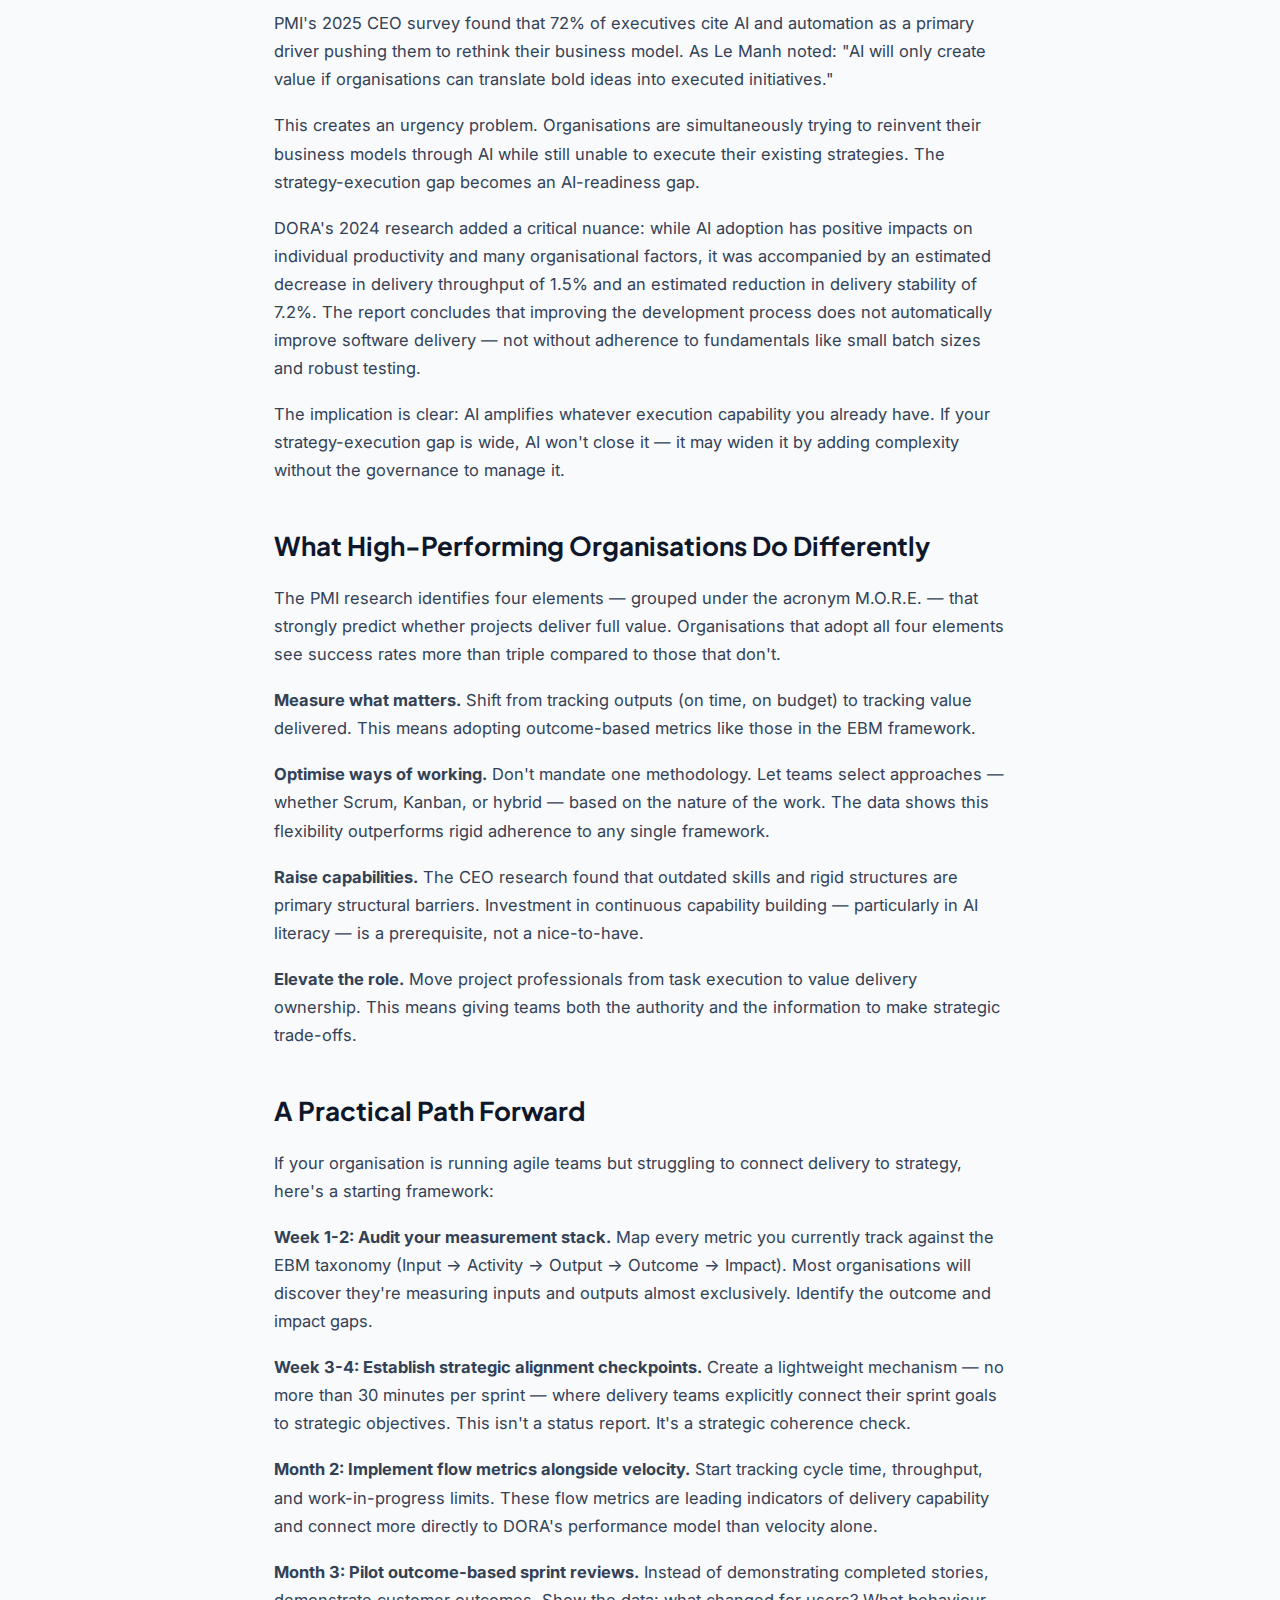
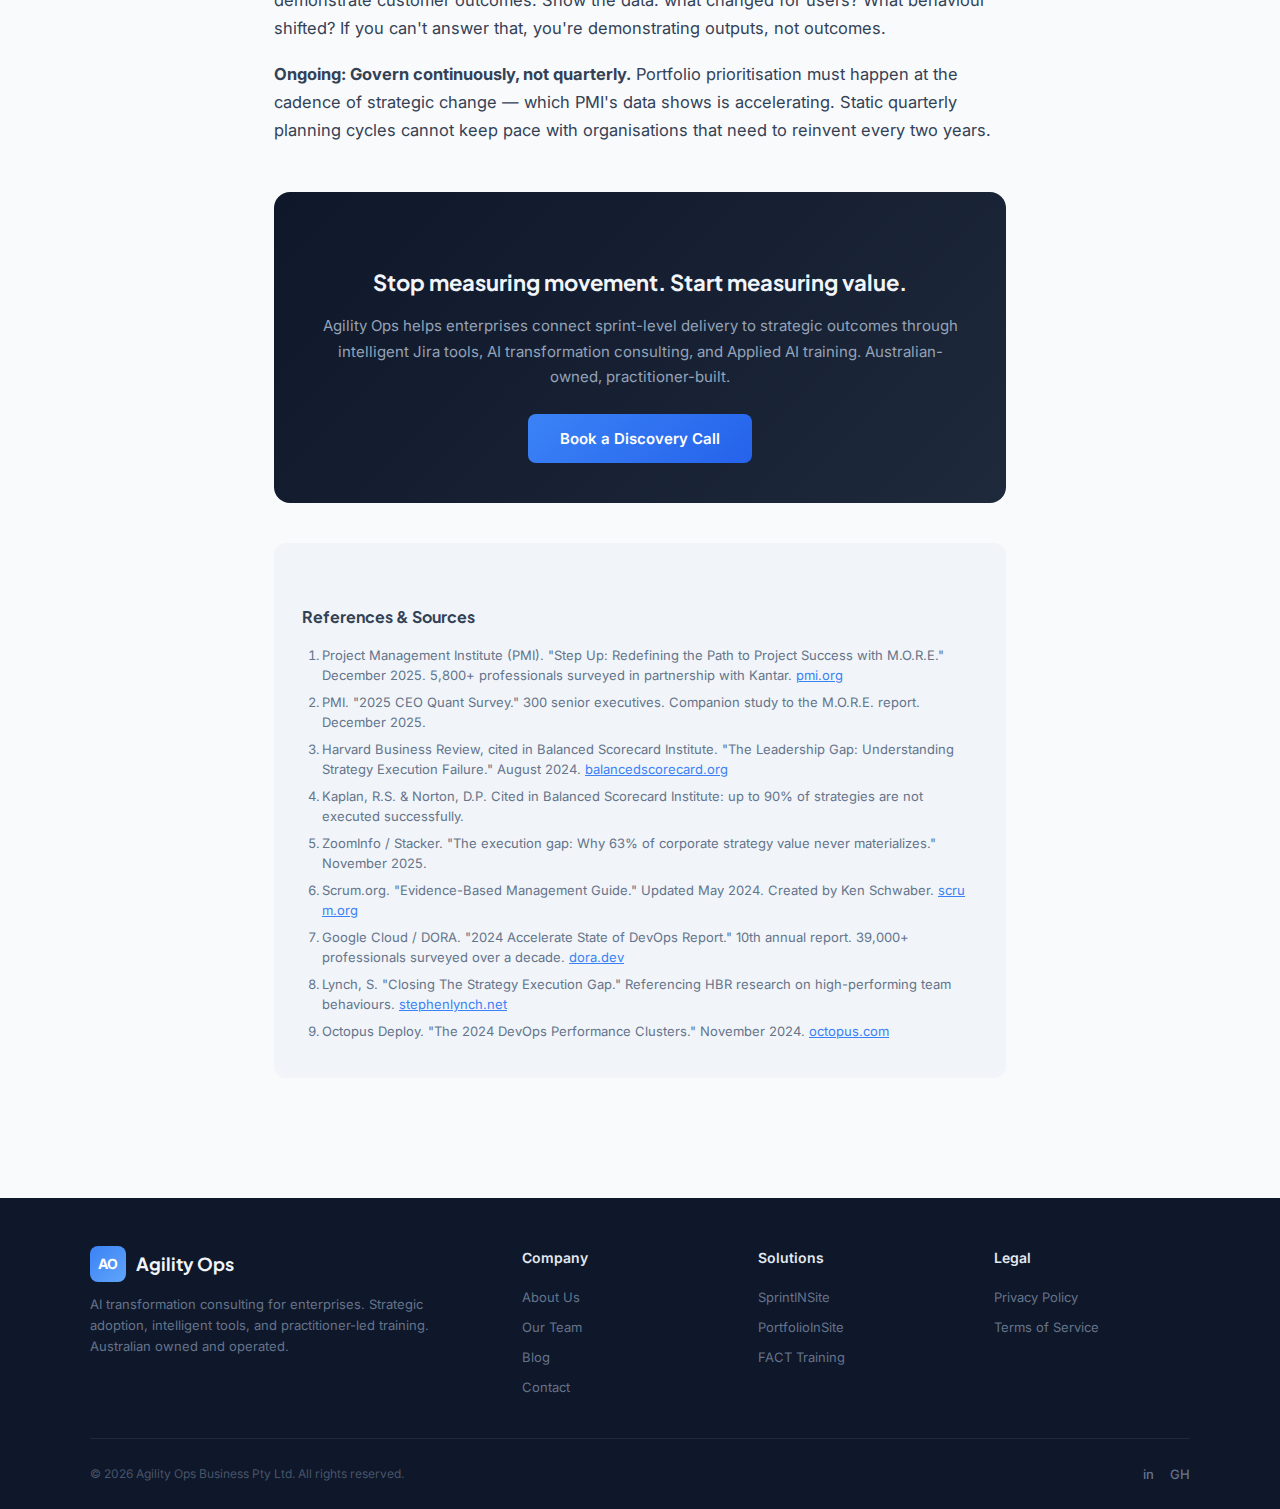
<file: pages/blog-sprints-to-strategy.html>
<!DOCTYPE html>
<html lang="en">
<head>
    <meta charset="UTF-8">
    <meta name="viewport" content="width=device-width, initial-scale=1.0">
    <title>From Sprints to Strategy: Bridging the Gap — Agility Ops</title>
    <meta name="description" content="PMI's 2025 research across 5,800 professionals reveals the strategy-execution gap as the top barrier to transformation. Here's how agile delivery teams can connect sprint-level work to strategic outcomes.">
    <meta property="og:title" content="From Sprints to Strategy: Bridging the Gap">
    <meta property="og:description" content="35% of executives cite the strategy-execution gap as their biggest obstacle. This article explores why sprint metrics alone don't connect to business outcomes, and what to do about it.">
    <meta property="og:type" content="article">
    <meta property="og:url" content="https://agilityops.com.au/pages/blog-sprints-to-strategy.html">
    <link rel="canonical" href="https://agilityops.com.au/pages/blog-sprints-to-strategy.html">
    <link rel="preconnect" href="https://fonts.googleapis.com">
    <link rel="preconnect" href="https://fonts.gstatic.com" crossorigin>
    <link href="https://fonts.googleapis.com/css2?family=Inter:wght@400;500;600&family=Plus+Jakarta+Sans:wght@600;700;800&display=swap" rel="stylesheet">
    <style>
        * { margin: 0; padding: 0; box-sizing: border-box; }
        body { font-family: 'Inter', -apple-system, BlinkMacSystemFont, sans-serif; background: #f8fafc; color: #1e293b; line-height: 1.7; }
        
        /* Nav */
        nav { background: #0f172a; padding: 16px 32px; display: flex; align-items: center; justify-content: space-between; position: sticky; top: 0; z-index: 100; }
        .nav-logo { display: flex; align-items: center; gap: 10px; text-decoration: none; }
        .nav-logo-icon { background: linear-gradient(135deg, #3b82f6, #60a5fa); color: #fff; font-weight: 700; font-size: 14px; width: 36px; height: 36px; border-radius: 8px; display: flex; align-items: center; justify-content: center; }
        .nav-logo-text { color: #f1f5f9; font-family: 'Plus Jakarta Sans', sans-serif; font-weight: 700; font-size: 18px; }
        .nav-links { display: flex; gap: 28px; list-style: none; }
        .nav-links a { color: #94a3b8; text-decoration: none; font-size: 14px; font-weight: 500; transition: color 0.2s; }
        .nav-links a:hover, .nav-links a.active { color: #f1f5f9; }
        
        /* Breadcrumbs */
        .breadcrumbs { max-width: 780px; margin: 24px auto 0; padding: 0 24px; font-size: 13px; color: #64748b; }
        .breadcrumbs a { color: #3b82f6; text-decoration: none; }
        .breadcrumbs a:hover { text-decoration: underline; }
        
        /* Hero */
        .article-hero { max-width: 780px; margin: 16px auto 0; padding: 0 24px; }
        .article-tag { display: inline-block; font-size: 12px; font-weight: 600; text-transform: uppercase; letter-spacing: 0.5px; padding: 4px 12px; border-radius: 4px; margin-bottom: 16px; }
        .tag-strategy { background: #fff7ed; color: #c2410c; }
        .article-hero h1 { font-family: 'Plus Jakarta Sans', sans-serif; font-size: 40px; font-weight: 800; line-height: 1.15; color: #0f172a; margin-bottom: 16px; }
        .article-meta { display: flex; gap: 20px; font-size: 14px; color: #64748b; margin-bottom: 24px; flex-wrap: wrap; }
        .article-hero-img { width: 100%; border-radius: 12px; margin-bottom: 32px; }
        
        /* Article body */
        .article-body { max-width: 780px; margin: 0 auto; padding: 0 24px 60px; }
        .article-body h2 { font-family: 'Plus Jakarta Sans', sans-serif; font-size: 26px; font-weight: 700; color: #0f172a; margin: 40px 0 16px; }
        .article-body h3 { font-family: 'Plus Jakarta Sans', sans-serif; font-size: 20px; font-weight: 700; color: #0f172a; margin: 32px 0 12px; }
        .article-body p { margin-bottom: 18px; font-size: 16.5px; color: #334155; }
        .article-body a { color: #3b82f6; text-decoration: underline; }
        
        /* Stat callout */
        .stat-callout { display: flex; align-items: center; gap: 20px; background: linear-gradient(135deg, #fff7ed, #ffedd5); border-left: 4px solid #ea580c; border-radius: 0 12px 12px 0; padding: 24px 28px; margin: 32px 0; }
        .stat-number { font-family: 'Plus Jakarta Sans', sans-serif; font-size: 52px; font-weight: 800; color: #ea580c; line-height: 1; flex-shrink: 0; }
        .stat-text { font-size: 15px; color: #92400e; line-height: 1.5; }
        .stat-source { font-size: 12px; color: #a16207; margin-top: 4px; font-style: italic; }
        
        /* Blockquote */
        .article-body blockquote { border-left: 3px solid #cbd5e1; padding: 12px 20px; margin: 24px 0; background: #f1f5f9; border-radius: 0 8px 8px 0; font-style: italic; color: #475569; font-size: 15.5px; }
        .article-body blockquote cite { display: block; margin-top: 8px; font-size: 13px; font-style: normal; color: #64748b; }
        
        /* Key takeaway box */
        .key-takeaway { background: linear-gradient(135deg, #f0f9ff, #e0f2fe); border: 1px solid #bae6fd; border-radius: 12px; padding: 28px; margin: 36px 0; }
        .key-takeaway-label { font-family: 'Plus Jakarta Sans', sans-serif; font-size: 13px; font-weight: 700; text-transform: uppercase; letter-spacing: 0.5px; color: #0369a1; margin-bottom: 10px; }
        .key-takeaway p { color: #0c4a6e; font-size: 15px; margin-bottom: 10px; }
        .key-takeaway p:last-child { margin-bottom: 0; }
        
        /* References */
        .references { background: #f1f5f9; border-radius: 12px; padding: 28px; margin: 40px 0 0; }
        .references h3 { font-family: 'Plus Jakarta Sans', sans-serif; font-size: 16px; font-weight: 700; color: #334155; margin-bottom: 16px; }
        .references ol { padding-left: 20px; }
        .references li { font-size: 13px; color: #64748b; margin-bottom: 8px; line-height: 1.5; }
        .references li a { color: #3b82f6; word-break: break-all; }
        
        /* CTA */
        .article-cta { background: linear-gradient(135deg, #0f172a, #1e293b); border-radius: 16px; padding: 40px; text-align: center; margin: 48px 0 0; }
        .article-cta h3 { font-family: 'Plus Jakarta Sans', sans-serif; color: #f1f5f9; font-size: 22px; margin-bottom: 12px; }
        .article-cta p { color: #94a3b8; font-size: 15px; margin-bottom: 24px; }
        .article-cta a { display: inline-block; background: linear-gradient(135deg, #3b82f6, #2563eb); color: #fff; padding: 12px 32px; border-radius: 8px; text-decoration: none; font-weight: 600; font-size: 15px; transition: transform 0.2s; }
        .article-cta a:hover { transform: translateY(-2px); }
        
        /* Infographic */
        .infographic-container { margin: 32px 0; text-align: center; }
        .infographic-container img, .infographic-container svg { max-width: 100%; border-radius: 12px; }
        .infographic-caption { font-size: 12px; color: #64748b; margin-top: 8px; font-style: italic; }
        
        /* Footer */
        footer { background: #0f172a; padding: 48px 32px 24px; margin-top: 60px; }
        .footer-grid { max-width: 1100px; margin: 0 auto; display: grid; grid-template-columns: 2fr 1fr 1fr 1fr; gap: 40px; }
        .footer-brand p { color: #64748b; font-size: 13px; line-height: 1.6; margin-top: 12px; }
        .footer-col h4 { color: #e2e8f0; font-size: 14px; font-weight: 600; margin-bottom: 16px; }
        .footer-col a { display: block; color: #64748b; text-decoration: none; font-size: 13px; margin-bottom: 8px; }
        .footer-col a:hover { color: #94a3b8; }
        .footer-bottom { max-width: 1100px; margin: 32px auto 0; padding-top: 24px; border-top: 1px solid #1e293b; display: flex; justify-content: space-between; align-items: center; }
        .footer-bottom p { color: #475569; font-size: 12px; }
        .footer-social { display: flex; gap: 16px; }
        .footer-social a { color: #64748b; text-decoration: none; font-size: 13px; font-weight: 500; }
        .footer-social a:hover { color: #94a3b8; }
        
        @media (max-width: 900px) {
            .article-hero h1 { font-size: 30px; }
            .stat-callout { flex-direction: column; text-align: center; }
            .footer-grid { grid-template-columns: 1fr 1fr; }
        }
        @media (max-width: 600px) {
            nav { padding: 12px 16px; }
            .nav-links { gap: 16px; }
            .nav-links a { font-size: 13px; }
            .article-hero h1 { font-size: 26px; }
            .footer-grid { grid-template-columns: 1fr; }
        }
    </style>
    <script type="application/ld+json">
    {
        "@context": "https://schema.org",
        "@type": "Article",
        "headline": "From Sprints to Strategy: Bridging the Gap",
        "description": "PMI's 2025 research across 5,800 professionals reveals the strategy-execution gap as the top barrier to transformation. Here's how delivery teams can connect sprint work to strategic outcomes.",
        "author": { "@type": "Organization", "name": "Agility Ops Business Pty Ltd" },
        "publisher": { "@type": "Organization", "name": "Agility Ops Business Pty Ltd", "url": "https://agilityops.com.au" },
        "datePublished": "2026-03-03",
        "dateModified": "2026-03-03",
        "mainEntityOfPage": "https://agilityops.com.au/pages/blog-sprints-to-strategy.html"
    }
    </script>
</head>
<body>
    <nav>
        <a href="/" class="nav-logo">
            <div class="nav-logo-icon">AO</div>
            <div class="nav-logo-text">Agility Ops</div>
        </a>
        <ul class="nav-links">
            <li><a href="/">Home</a></li>
            <li><a href="/pages/about">About</a></li>
            <li><a href="/pages/brands">Our Brands</a></li>
            <li><a href="/pages/team">Team</a></li>
            <li><a href="/pages/blog" class="active">Blog</a></li>
            <li><a href="/pages/contact">Contact</a></li>
        </ul>
    </nav>

    <div class="breadcrumbs">
        <a href="/">Home</a> &rsaquo; <a href="/pages/blog">Blog</a> &rsaquo; From Sprints to Strategy
    </div>

    <article>
        <div class="article-hero">
            <span class="article-tag tag-strategy">Strategy</span>
            <h1>From Sprints to Strategy: Bridging the Gap That Costs Organisations 37% of Their Strategic Value</h1>
            <div class="article-meta">
                <span>March 3, 2026</span>
                <span>10 min read</span>
                <span>By Agility Ops</span>
            </div>
            <img src="../img/From%20Sprints%20to%20Strategy-%20Bridging%20the%20Gap%201.png" alt="From Sprints to Strategy — Bridging the delivery-to-strategy gap" class="article-hero-img" loading="lazy">
        </div>

        <div class="article-body">

            <p>Your teams are running sprints. They're completing stories, burning down backlogs, and hitting velocity targets. From the team room, everything looks productive. But step into the boardroom and ask the C-suite whether delivery is moving the needle on strategy — and the answer is almost always the same: "We don't know."</p>

            <p>This disconnect — the gap between sprint-level execution and strategic outcomes — is one of the most expensive problems in modern organisations. And in December 2025, the Project Management Institute (PMI) put a number on it.</p>

            <div class="stat-callout">
                <div class="stat-number">35%</div>
                <div>
                    <div class="stat-text">of senior executives cite the strategy-execution gap as their top barrier to reinvention — more than any other factor, including technology, capital, or talent.</div>
                    <div class="stat-source">Source: PMI, "Step Up: Redefining the Path to Project Success with M.O.R.E." (December 2025). 300 senior executives surveyed in partnership with Kantar.</div>
                </div>
            </div>

            <h2>The Scale of the Problem</h2>

            <p>PMI's 2025 research programme is one of the largest studies of its kind, drawing on responses from more than 5,800 project professionals, key stakeholders, and knowledge workers across global industries, collected in partnership with independent research firm Kantar. Their companion CEO survey of 300 senior executives paints a stark picture: 93% say they must rethink or reinvent their business model or operating approach at least every five years, with nearly two-thirds doing so every two years or more frequently.</p>

            <p>Yet their biggest obstacle is not a lack of ideas, capital, or technology. It is the widening gap between planning and execution.</p>

            <p>PMI's CEO, Pierre Le Manh, was blunt in the report's launch: organisations "simply cannot afford a 50/50 success rate on the projects that fund their strategy." That's the current reality — roughly half of all projects fail to deliver full value.</p>

            <p>This aligns with a broader evidence base. Harvard Business Review has documented that approximately 67% of well-formulated strategies fail due to poor execution. Kaplan and Norton, the originators of the Balanced Scorecard, estimated that up to 90% of strategies are not executed successfully. And business researchers have documented that most corporate strategies deliver only about 63% of their expected financial value.</p>

            <h2>Why Sprint-Level Metrics Don't Connect to Strategy</h2>

            <p>Most agile teams measure what's in front of them: velocity, sprint burndown, story points completed. These are useful operational metrics for the team. They help with forecasting capacity and planning the next sprint. But they tell you nothing about whether the work being completed is advancing strategic objectives.</p>

            <p>The PMI research underscores that structural barriers — not intent — are what's slowing progress. Executives report that outdated skills, rigid structures, fragmented accountability, and overly centralised decision-making all make it harder to adapt quickly. Many say their organisations are clear on purpose, but their operating models and governance are not designed to reallocate capital and talent quickly enough.</p>

            <p>This is the heart of the problem. Sprint-level execution operates on a two-week cadence. Strategic planning operates on a one-to-five-year horizon. The connective tissue between them — portfolio governance, outcome measurement, strategic alignment — is either missing or manual.</p>

            <h3>Three Structural Disconnects</h3>

            <p><strong>1. Measurement Mismatch.</strong> Teams measure outputs (stories completed, velocity achieved). Executives measure impacts (revenue, market share, cost reduction). Nobody is systematically measuring outcomes — the behaviour changes in customers or users that connect outputs to impacts. As the Scrum.org Evidence-Based Management (EBM) Guide states: "working more hours (activities) and delivering more features (outputs) does not necessarily lead to improved customer experiences (outcomes)."</p>

            <p><strong>2. Governance Gaps.</strong> Most organisations lack a mechanism for continuously reprioritising work based on strategic value. Backlogs are often locked in at the start of a quarter or programme increment. When strategy shifts (which PMI's data shows it does every two years for 65% of organisations), the work in flight doesn't shift with it.</p>

            <p><strong>3. Communication Breakdown.</strong> Research published in Harvard Business Review on how high-performing teams bridge the strategy-execution gap found that these teams spend 12% more time communicating strategic direction to their staff on an ongoing basis. The low-performing teams don't lack strategy — they lack the ongoing dialogue that keeps execution aligned.</p>

            <h2>From Outputs to Outcomes: A Measurement Framework That Works</h2>

            <p>The solution isn't to abandon sprint-level metrics. It's to layer outcome-oriented measurement on top of them, creating a line of sight from daily work to strategic goals.</p>

            <p>Two frameworks provide the foundation for this. Both are backed by substantial research programmes and are widely adopted across industries.</p>

            <h3>Scrum.org's Evidence-Based Management (EBM)</h3>

            <p>Created by Ken Schwaber (co-creator of Scrum) and released by Scrum.org in 2015, EBM was most recently updated in May 2024. It defines four Key Value Areas (KVAs) that provide lenses to examine improvement opportunities:</p>

            <p><strong>Current Value (CV)</strong> — the value the product delivers to customers today. Measured through outcomes like customer satisfaction, revenue per employee, and product cost ratio.</p>

            <p><strong>Unrealized Value (UV)</strong> — the satisfaction gap between what customers desire and what they currently experience. This is where strategic opportunity lives.</p>

            <p><strong>Ability to Innovate (A2I)</strong> — the organisation's effectiveness at delivering new capabilities. Measured through factors like technical debt ratios, defect trends, and innovation rate.</p>

            <p><strong>Time-to-Market (T2M)</strong> — the organisation's ability to quickly deliver new capabilities. Includes release frequency, cycle time, and integration frequency.</p>

            <p>The 2024 EBM Guide introduced a clearer taxonomy of measurement types: Input, Activity, Output, Outcome, and Impact. The distinction matters enormously. Most teams are drowning in input and activity metrics (hours worked, stories committed) while starving for outcome and impact data (customer behaviour changes, revenue effects).</p>

            <h3>DORA Metrics (Google Cloud)</h3>

            <p>The DORA programme (DevOps Research and Assessment), now a decade old, has surveyed more than 39,000 professionals globally. The 2024 Accelerate State of DevOps Report established four industry-standard metrics for software delivery performance:</p>

            <p><strong>Deployment Frequency</strong> — how often you deploy to production. <strong>Lead Time for Changes</strong> — time from code commit to production. <strong>Change Failure Rate</strong> — percentage of deployments causing failures. <strong>Failed Deployment Recovery Time</strong> — how quickly you restore service after a failure.</p>

            <p>A critical finding from DORA's decade of research is that throughput and stability are not trade-offs. Organisations that deploy more frequently also tend to have lower failure rates. The most significant differentiator between the lowest and highest performance levels is deployment frequency — top performers deploy on demand, keeping batch sizes small and using automation to remove risk.</p>

            <p>However, DORA's 2024 report also surfaced a notable shift: the low-performing cluster grew from 17% to 25% of respondents, while the high-performing cluster shrank from 31% to 22%. Elite performance still represents less than 20% of organisations. The gap between top and bottom is widening.</p>

            <div class="key-takeaway">
                <div class="key-takeaway-label">Key Takeaway</div>
                <p>Sprint-level metrics like velocity tell you how fast the team is moving. EBM tells you whether that movement is creating value for customers. DORA tells you whether your delivery pipeline can sustain it. You need all three layers — and the governance to connect them to strategic goals.</p>
                <p>This is exactly what <strong>SprintINSite</strong> is designed to address: predictive sprint analytics that give delivery teams and their leaders visibility into velocity trends, capacity forecasting, and sprint health — the operational foundation that strategy depends on. <a href="https://sprintinsite.com">Learn more at sprintinsite.com</a>.</p>
            </div>

            <h2>The AI Acceleration Factor</h2>

            <p>PMI's 2025 CEO survey found that 72% of executives cite AI and automation as a primary driver pushing them to rethink their business model. As Le Manh noted: "AI will only create value if organisations can translate bold ideas into executed initiatives."</p>

            <p>This creates an urgency problem. Organisations are simultaneously trying to reinvent their business models through AI while still unable to execute their existing strategies. The strategy-execution gap becomes an AI-readiness gap.</p>

            <p>DORA's 2024 research added a critical nuance: while AI adoption has positive impacts on individual productivity and many organisational factors, it was accompanied by an estimated decrease in delivery throughput of 1.5% and an estimated reduction in delivery stability of 7.2%. The report concludes that improving the development process does not automatically improve software delivery — not without adherence to fundamentals like small batch sizes and robust testing.</p>

            <p>The implication is clear: AI amplifies whatever execution capability you already have. If your strategy-execution gap is wide, AI won't close it — it may widen it by adding complexity without the governance to manage it.</p>

            <h2>What High-Performing Organisations Do Differently</h2>

            <p>The PMI research identifies four elements — grouped under the acronym M.O.R.E. — that strongly predict whether projects deliver full value. Organisations that adopt all four elements see success rates more than triple compared to those that don't.</p>

            <p><strong>Measure what matters.</strong> Shift from tracking outputs (on time, on budget) to tracking value delivered. This means adopting outcome-based metrics like those in the EBM framework.</p>

            <p><strong>Optimise ways of working.</strong> Don't mandate one methodology. Let teams select approaches — whether Scrum, Kanban, or hybrid — based on the nature of the work. The data shows this flexibility outperforms rigid adherence to any single framework.</p>

            <p><strong>Raise capabilities.</strong> The CEO research found that outdated skills and rigid structures are primary structural barriers. Investment in continuous capability building — particularly in AI literacy — is a prerequisite, not a nice-to-have.</p>

            <p><strong>Elevate the role.</strong> Move project professionals from task execution to value delivery ownership. This means giving teams both the authority and the information to make strategic trade-offs.</p>

            <h2>A Practical Path Forward</h2>

            <p>If your organisation is running agile teams but struggling to connect delivery to strategy, here's a starting framework:</p>

            <p><strong>Week 1-2: Audit your measurement stack.</strong> Map every metric you currently track against the EBM taxonomy (Input → Activity → Output → Outcome → Impact). Most organisations will discover they're measuring inputs and outputs almost exclusively. Identify the outcome and impact gaps.</p>

            <p><strong>Week 3-4: Establish strategic alignment checkpoints.</strong> Create a lightweight mechanism — no more than 30 minutes per sprint — where delivery teams explicitly connect their sprint goals to strategic objectives. This isn't a status report. It's a strategic coherence check.</p>

            <p><strong>Month 2: Implement flow metrics alongside velocity.</strong> Start tracking cycle time, throughput, and work-in-progress limits. These flow metrics are leading indicators of delivery capability and connect more directly to DORA's performance model than velocity alone.</p>

            <p><strong>Month 3: Pilot outcome-based sprint reviews.</strong> Instead of demonstrating completed stories, demonstrate customer outcomes. Show the data: what changed for users? What behaviour shifted? If you can't answer that, you're demonstrating outputs, not outcomes.</p>

            <p><strong>Ongoing: Govern continuously, not quarterly.</strong> Portfolio prioritisation must happen at the cadence of strategic change — which PMI's data shows is accelerating. Static quarterly planning cycles cannot keep pace with organisations that need to reinvent every two years.</p>

            <div class="article-cta">
                <h3>Stop measuring movement. Start measuring value.</h3>
                <p>Agility Ops helps enterprises connect sprint-level delivery to strategic outcomes through intelligent Jira tools, AI transformation consulting, and Applied AI training. Australian-owned, practitioner-built.</p>
                <a href="/pages/contact">Book a Discovery Call</a>
            </div>

            <div class="references">
                <h3>References &amp; Sources</h3>
                <ol>
                    <li>Project Management Institute (PMI). "Step Up: Redefining the Path to Project Success with M.O.R.E." December 2025. 5,800+ professionals surveyed in partnership with Kantar. <a href="https://www.pmi.org/about/press-media/2025/new-pmi-research-reveals-strategy-execution-gap-is-undermining-transformation-and-how-to-close-it" target="_blank" rel="noopener">pmi.org</a></li>
                    <li>PMI. "2025 CEO Quant Survey." 300 senior executives. Companion study to the M.O.R.E. report. December 2025.</li>
                    <li>Harvard Business Review, cited in Balanced Scorecard Institute. "The Leadership Gap: Understanding Strategy Execution Failure." August 2024. <a href="https://balancedscorecard.org/blog/the-leadership-gap-understanding-strategy-execution-failure/" target="_blank" rel="noopener">balancedscorecard.org</a></li>
                    <li>Kaplan, R.S. &amp; Norton, D.P. Cited in Balanced Scorecard Institute: up to 90% of strategies are not executed successfully.</li>
                    <li>ZoomInfo / Stacker. "The execution gap: Why 63% of corporate strategy value never materializes." November 2025.</li>
                    <li>Scrum.org. "Evidence-Based Management Guide." Updated May 2024. Created by Ken Schwaber. <a href="https://www.scrum.org/resources/evidence-based-management-guide" target="_blank" rel="noopener">scrum.org</a></li>
                    <li>Google Cloud / DORA. "2024 Accelerate State of DevOps Report." 10th annual report. 39,000+ professionals surveyed over a decade. <a href="https://dora.dev/research/2024/dora-report/" target="_blank" rel="noopener">dora.dev</a></li>
                    <li>Lynch, S. "Closing The Strategy Execution Gap." Referencing HBR research on high-performing team behaviours. <a href="https://stephenlynch.net/closing-the-strategy-execution-gap/" target="_blank" rel="noopener">stephenlynch.net</a></li>
                    <li>Octopus Deploy. "The 2024 DevOps Performance Clusters." November 2024. <a href="https://octopus.com/blog/2024-devops-performance-clusters" target="_blank" rel="noopener">octopus.com</a></li>
                </ol>
            </div>

        </div>
    </article>

    <footer>
        <div class="footer-grid">
            <div class="footer-brand">
                <div style="display:flex;align-items:center;gap:10px;">
                    <div class="nav-logo-icon">AO</div>
                    <div class="nav-logo-text">Agility Ops</div>
                </div>
                <p>AI transformation consulting for enterprises. Strategic adoption, intelligent tools, and practitioner-led training. Australian owned and operated.</p>
            </div>
            <div class="footer-col">
                <h4>Company</h4>
                <a href="/pages/about">About Us</a>
                <a href="/pages/team">Our Team</a>
                <a href="/pages/blog">Blog</a>
                <a href="/pages/contact">Contact</a>
            </div>
            <div class="footer-col">
                <h4>Solutions</h4>
                <a href="https://sprintinsite.com">SprintINSite</a>
                <a href="https://portfolioinsite.com.au">PortfolioInSite</a>
                <a href="https://fastact.com.au">FACT Training</a>
            </div>
            <div class="footer-col">
                <h4>Legal</h4>
                <a href="privacy.html">Privacy Policy</a>
                <a href="terms.html">Terms of Service</a>
            </div>
        </div>
        <div class="footer-bottom">
            <p>&copy; 2026 Agility Ops Business Pty Ltd. All rights reserved.</p>
            <div class="footer-social">
                <a href="https://www.linkedin.com/in/greg-collocott-0390001/">in</a>
                <a href="https://github.com/G-AOBptyltd">GH</a>
            </div>
        </div>
    </footer>
</body>
</html>
</file>
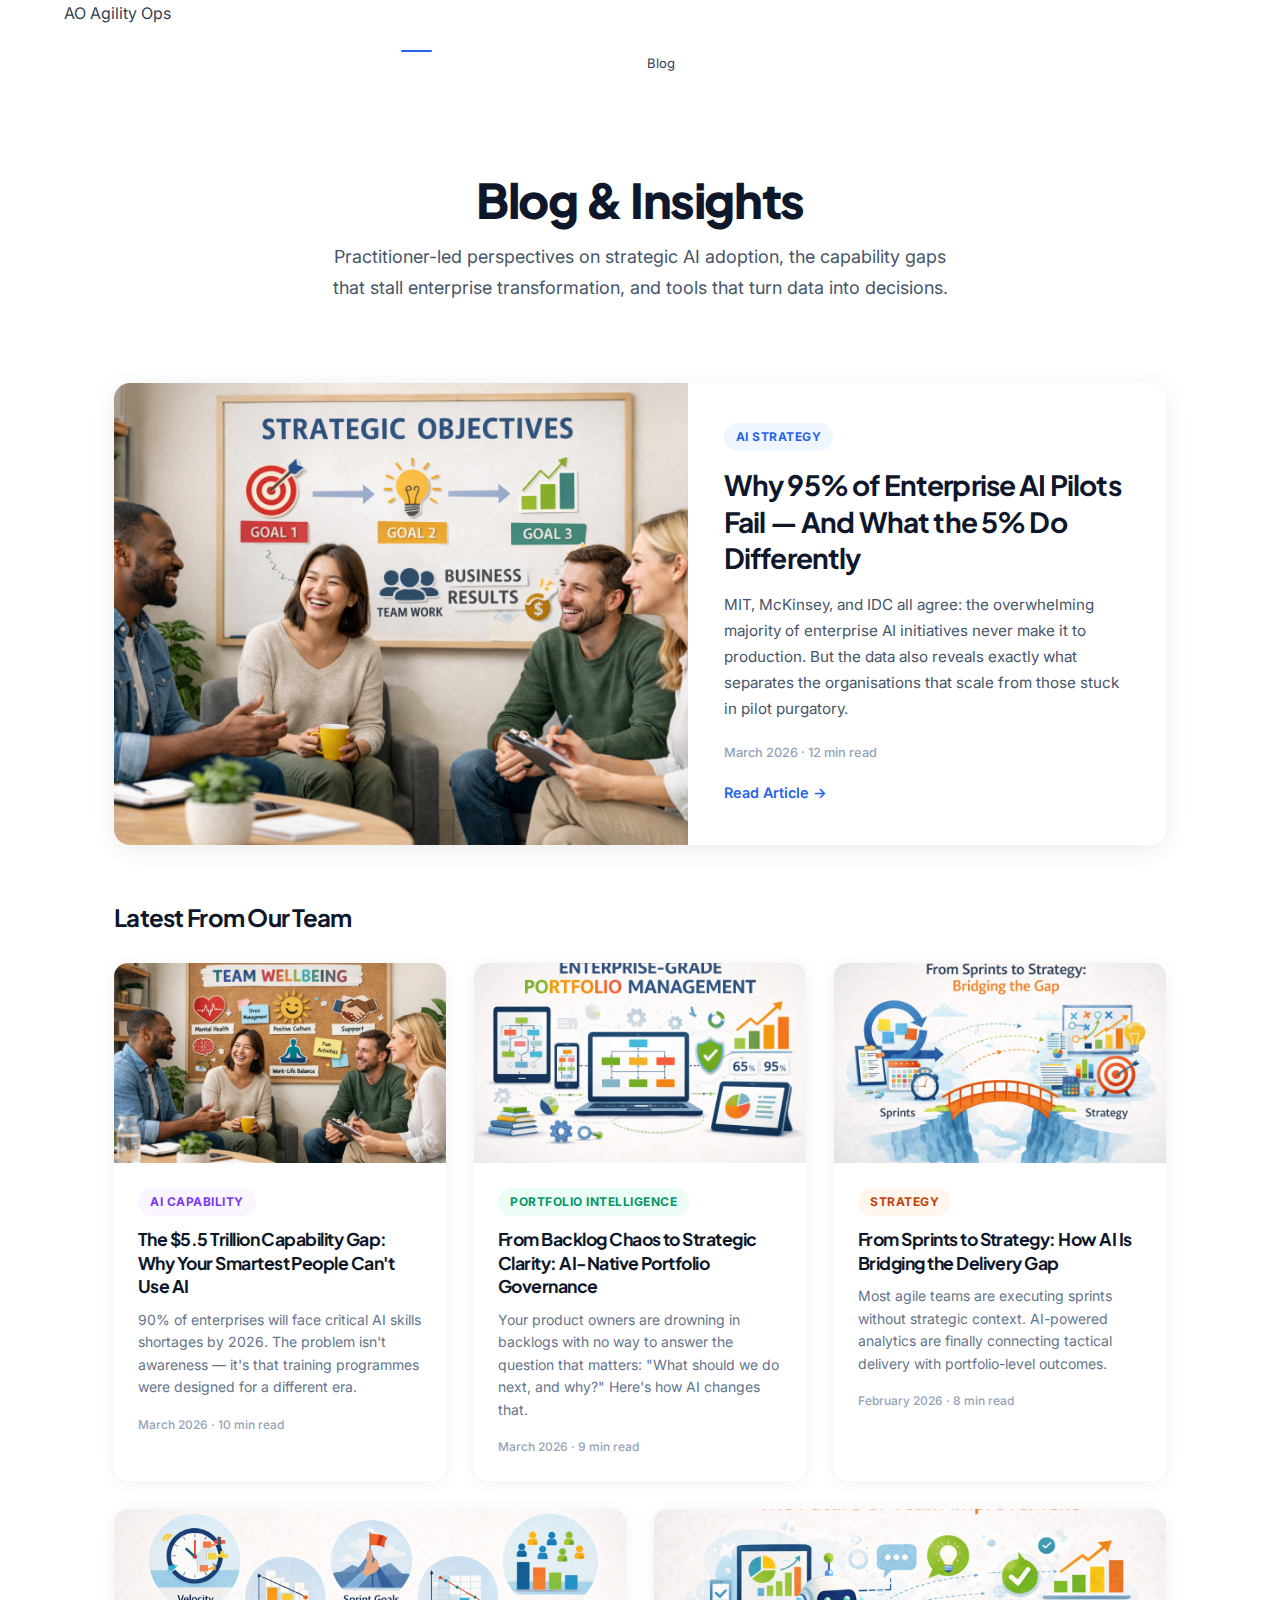
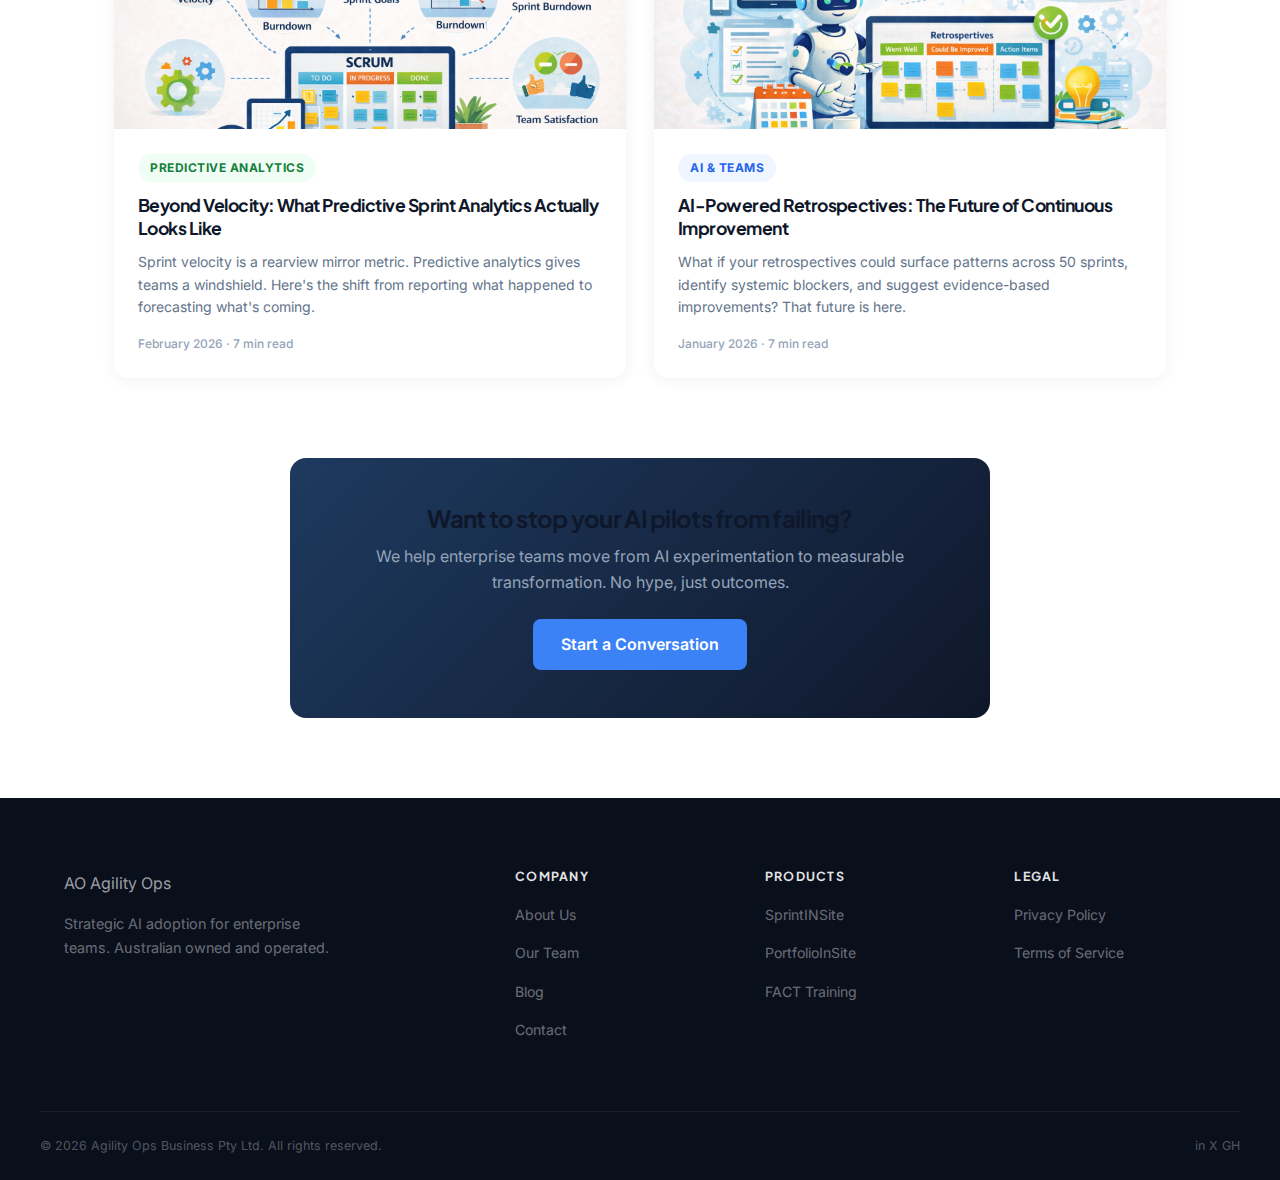
<file: pages/blog.html>
<!DOCTYPE html>
<html lang="en-AU">
<head>
    <meta charset="UTF-8">
    <meta name="viewport" content="width=device-width, initial-scale=1.0">
    <title>Blog & Insights — AI Transformation, Enterprise Strategy | Agility Ops</title>
    <meta name="description" content="Practitioner-led insights on strategic AI adoption, enterprise transformation, and the capability gaps holding organisations back. Data-driven perspectives from Agility Ops.">
    <meta property="og:title" content="Blog & Insights — Agility Ops">
    <meta property="og:description" content="Practitioner-led insights on strategic AI adoption, enterprise transformation, and the capability gaps holding organisations back.">
    <meta property="og:type" content="website">
    <meta property="og:url" content="https://agilityops.com.au/pages/blog">
    <link rel="canonical" href="https://agilityops.com.au/pages/blog">
    <link rel="preconnect" href="https://fonts.googleapis.com">
    <link rel="preconnect" href="https://fonts.gstatic.com" crossorigin>
    <link href="https://fonts.googleapis.com/css2?family=Inter:wght@400;500;600;700;800&family=Plus+Jakarta+Sans:wght@500;600;700;800&display=swap" rel="stylesheet">
    <link rel="stylesheet" href="../css/styles.css">
    <style>
        /* Blog-specific styles */
        .blog-hero {
            padding: 80px 0 40px;
            text-align: center;
        }
        .blog-hero h1 {
            font-family: 'Plus Jakarta Sans', sans-serif;
            font-size: clamp(2rem, 4vw, 3rem);
            font-weight: 800;
            margin-bottom: 16px;
            color: var(--text-primary, #0f172a);
        }
        .blog-hero p {
            font-size: 1.125rem;
            color: var(--text-secondary, #475569);
            max-width: 640px;
            margin: 0 auto;
            line-height: 1.7;
        }

        /* Featured article */
        .featured-article {
            max-width: 1100px;
            margin: 40px auto 60px;
            padding: 0 24px;
        }
        .featured-card {
            display: grid;
            grid-template-columns: 1.2fr 1fr;
            gap: 0;
            background: #fff;
            border-radius: 16px;
            overflow: hidden;
            box-shadow: 0 4px 24px rgba(0,0,0,0.08);
            transition: box-shadow 0.3s ease;
        }
        .featured-card:hover {
            box-shadow: 0 8px 40px rgba(0,0,0,0.12);
        }
        .featured-card a {
            text-decoration: none;
            color: inherit;
        }
        .featured-img {
            width: 100%;
            height: 100%;
            min-height: 340px;
            object-fit: cover;
        }
        .featured-content {
            padding: 40px 36px;
            display: flex;
            flex-direction: column;
            justify-content: center;
        }
        .featured-tag {
            display: inline-block;
            background: #eff6ff;
            color: #2563eb;
            font-size: 0.75rem;
            font-weight: 700;
            padding: 4px 12px;
            border-radius: 20px;
            text-transform: uppercase;
            letter-spacing: 0.5px;
            margin-bottom: 16px;
            width: fit-content;
        }
        .featured-tag.tag-ai { background: #eff6ff; color: #2563eb; }
        .featured-tag.tag-training { background: #faf5ff; color: #7c3aed; }
        .featured-tag.tag-product { background: #ecfdf5; color: #059669; }
        .featured-tag.tag-strategy { background: #fff7ed; color: #c2410c; }
        .featured-tag.tag-analytics { background: #f0fdf4; color: #15803d; }
        .featured-content h2 {
            font-family: 'Plus Jakarta Sans', sans-serif;
            font-size: clamp(1.4rem, 2.5vw, 1.75rem);
            font-weight: 700;
            line-height: 1.3;
            margin-bottom: 16px;
            color: #0f172a;
        }
        .featured-content p {
            color: #475569;
            line-height: 1.7;
            margin-bottom: 20px;
            font-size: 0.95rem;
        }
        .featured-meta {
            font-size: 0.8rem;
            color: #94a3b8;
            font-weight: 500;
        }
        .read-more {
            display: inline-flex;
            align-items: center;
            gap: 6px;
            color: #2563eb;
            font-weight: 600;
            font-size: 0.9rem;
            transition: gap 0.2s ease;
        }
        .read-more:hover {
            gap: 10px;
        }

        /* Article grid */
        .articles-section {
            max-width: 1100px;
            margin: 0 auto 80px;
            padding: 0 24px;
        }
        .articles-section h2 {
            font-family: 'Plus Jakarta Sans', sans-serif;
            font-size: 1.5rem;
            font-weight: 700;
            margin-bottom: 32px;
            color: #0f172a;
        }
        .articles-grid {
            display: grid;
            grid-template-columns: repeat(3, 1fr);
            gap: 28px;
        }
        .article-card {
            background: #fff;
            border-radius: 14px;
            overflow: hidden;
            box-shadow: 0 2px 16px rgba(0,0,0,0.06);
            transition: transform 0.2s ease, box-shadow 0.2s ease;
        }
        .article-card:hover {
            transform: translateY(-4px);
            box-shadow: 0 8px 32px rgba(0,0,0,0.1);
        }
        .article-card a {
            text-decoration: none;
            color: inherit;
        }
        .article-card-img {
            width: 100%;
            height: 200px;
            object-fit: cover;
        }
        .article-card-body {
            padding: 24px;
        }
        .article-card-body .featured-tag {
            margin-bottom: 12px;
        }
        .article-card-body h3 {
            font-family: 'Plus Jakarta Sans', sans-serif;
            font-size: 1.1rem;
            font-weight: 700;
            line-height: 1.35;
            margin-bottom: 10px;
            color: #0f172a;
        }
        .article-card-body p {
            color: #64748b;
            font-size: 0.875rem;
            line-height: 1.6;
            margin-bottom: 16px;
        }
        .article-card-meta {
            font-size: 0.75rem;
            color: #94a3b8;
            font-weight: 500;
        }

        /* Two-column row */
        .articles-grid-2 {
            display: grid;
            grid-template-columns: repeat(2, 1fr);
            gap: 28px;
            margin-top: 28px;
        }
        .articles-grid-2 .article-card-img {
            height: 220px;
        }

        /* CTA section */
        .blog-cta {
            max-width: 700px;
            margin: 0 auto 80px;
            padding: 48px 40px;
            background: linear-gradient(135deg, #1e3a5f, #0f172a);
            border-radius: 16px;
            text-align: center;
            color: #fff;
        }
        .blog-cta h2 {
            font-family: 'Plus Jakarta Sans', sans-serif;
            font-size: 1.5rem;
            font-weight: 700;
            margin-bottom: 12px;
        }
        .blog-cta p {
            color: #94a3b8;
            margin-bottom: 24px;
            line-height: 1.6;
        }
        .blog-cta a {
            display: inline-block;
            background: #3b82f6;
            color: #fff;
            padding: 12px 28px;
            border-radius: 8px;
            font-weight: 600;
            text-decoration: none;
            transition: background 0.2s ease;
        }
        .blog-cta a:hover {
            background: #2563eb;
        }

        /* Responsive */
        @media (max-width: 900px) {
            .featured-card {
                grid-template-columns: 1fr;
            }
            .featured-img {
                min-height: 240px;
            }
            .articles-grid {
                grid-template-columns: 1fr;
            }
            .articles-grid-2 {
                grid-template-columns: 1fr;
            }
        }
        @media (min-width: 601px) and (max-width: 900px) {
            .articles-grid {
                grid-template-columns: repeat(2, 1fr);
            }
        }
    </style>
</head>
<body>
    <!-- Navigation -->
    <nav class="navbar">
        <div class="container nav-container">
            <a href="/" class="logo">
                <span class="logo-icon">AO</span>
                <span class="logo-text">Agility Ops</span>
            </a>
            <button class="mobile-toggle" aria-label="Toggle menu">
                <span></span><span></span><span></span>
            </button>
            <ul class="nav-links">
                <li><a href="/">Home</a></li>
                <li><a href="/pages/about">About</a></li>
                <li><a href="/pages/brands">Our Brands</a></li>
                <li><a href="/pages/team">Team</a></li>
                <li><a href="/pages/blog" class="active">Blog</a></li>
                <li><a href="/pages/contact">Contact</a></li>
            </ul>
        </div>
    </nav>

    <!-- Breadcrumb -->
    <div class="breadcrumb">
        <div class="container">
            <a href="/">Home</a>
            <span>Blog</span>
        </div>
    </div>

    <!-- Hero -->
    <section class="blog-hero">
        <div class="container">
            <h1>Blog & Insights</h1>
            <p>Practitioner-led perspectives on strategic AI adoption, the capability gaps that stall enterprise transformation, and tools that turn data into decisions.</p>
        </div>
    </section>

    <!-- Featured Article -->
    <section class="featured-article">
        <a href="/pages/blog-ai-pilots-fail.html" class="featured-card">
            <img src="../img/Team%20Alignment%201.png" alt="Enterprise teams aligning on AI strategy" class="featured-img" loading="lazy">
            <div class="featured-content">
                <span class="featured-tag tag-ai">AI Strategy</span>
                <h2>Why 95% of Enterprise AI Pilots Fail &mdash; And What the 5% Do Differently</h2>
                <p>MIT, McKinsey, and IDC all agree: the overwhelming majority of enterprise AI initiatives never make it to production. But the data also reveals exactly what separates the organisations that scale from those stuck in pilot purgatory.</p>
                <div class="featured-meta">March 2026 &middot; 12 min read</div>
                <div style="margin-top: 16px;">
                    <span class="read-more">Read Article &rarr;</span>
                </div>
            </div>
        </a>
    </section>

    <!-- Recent Articles -->
    <section class="articles-section">
        <h2>Latest From Our Team</h2>

        <div class="articles-grid">
            <!-- Article 1 -->
            <a href="/pages/blog-ai-capability-gap.html" class="article-card">
                <img src="../img/Team%20Wellbeing%201.png" alt="Professionals working with AI tools" class="article-card-img" loading="lazy">
                <div class="article-card-body">
                    <span class="featured-tag tag-training">AI Capability</span>
                    <h3>The $5.5 Trillion Capability Gap: Why Your Smartest People Can't Use AI</h3>
                    <p>90% of enterprises will face critical AI skills shortages by 2026. The problem isn't awareness &mdash; it's that training programmes were designed for a different era.</p>
                    <div class="article-card-meta">March 2026 &middot; 10 min read</div>
                </div>
            </a>

            <!-- Article 2 -->
            <a href="/pages/blog-ai-portfolio-governance.html" class="article-card">
                <img src="../img/Ent%20Portfoio%20Mngmt%201.png" alt="Enterprise portfolio governance dashboard" class="article-card-img" loading="lazy">
                <div class="article-card-body">
                    <span class="featured-tag tag-product">Portfolio Intelligence</span>
                    <h3>From Backlog Chaos to Strategic Clarity: AI-Native Portfolio Governance</h3>
                    <p>Your product owners are drowning in backlogs with no way to answer the question that matters: "What should we do next, and why?" Here's how AI changes that.</p>
                    <div class="article-card-meta">March 2026 &middot; 9 min read</div>
                </div>
            </a>

            <!-- Article 3 -->
            <a href="/pages/blog-sprints-to-strategy.html" class="article-card">
                <img src="../img/From%20Sprints%20to%20Strategy-%20Bridging%20the%20Gap%201.png" alt="Bridging sprint execution with strategic goals" class="article-card-img" loading="lazy">
                <div class="article-card-body">
                    <span class="featured-tag tag-strategy">Strategy</span>
                    <h3>From Sprints to Strategy: How AI Is Bridging the Delivery Gap</h3>
                    <p>Most agile teams are executing sprints without strategic context. AI-powered analytics are finally connecting tactical delivery with portfolio-level outcomes.</p>
                    <div class="article-card-meta">February 2026 &middot; 8 min read</div>
                </div>
            </a>
        </div>

        <div class="articles-grid-2">
            <!-- Article 4 -->
            <a href="/pages/blog-beyond-velocity.html" class="article-card">
                <img src="../img/5%20Metrics%20Every%20Scrum%20Master%20Should%20Track%201%20.png" alt="Sprint analytics and predictive metrics dashboard" class="article-card-img" loading="lazy">
                <div class="article-card-body">
                    <span class="featured-tag tag-analytics">Predictive Analytics</span>
                    <h3>Beyond Velocity: What Predictive Sprint Analytics Actually Looks Like</h3>
                    <p>Sprint velocity is a rearview mirror metric. Predictive analytics gives teams a windshield. Here's the shift from reporting what happened to forecasting what's coming.</p>
                    <div class="article-card-meta">February 2026 &middot; 7 min read</div>
                </div>
            </a>

            <!-- Article 5 -->
            <a href="/pages/blog-ai-retrospectives.html" class="article-card">
                <img src="../img/AI-Powered%20Retrospectives-%20The%20Future%20of%20Team%20Improvement%201.png" alt="AI-powered team retrospective analysis" class="article-card-img" loading="lazy">
                <div class="article-card-body">
                    <span class="featured-tag tag-ai">AI & Teams</span>
                    <h3>AI-Powered Retrospectives: The Future of Continuous Improvement</h3>
                    <p>What if your retrospectives could surface patterns across 50 sprints, identify systemic blockers, and suggest evidence-based improvements? That future is here.</p>
                    <div class="article-card-meta">January 2026 &middot; 7 min read</div>
                </div>
            </a>
        </div>
    </section>

    <!-- CTA -->
    <section class="container">
        <div class="blog-cta">
            <h2>Want to stop your AI pilots from failing?</h2>
            <p>We help enterprise teams move from AI experimentation to measurable transformation. No hype, just outcomes.</p>
            <a href="/pages/contact">Start a Conversation</a>
        </div>
    </section>

    <!-- Footer -->
    <footer class="footer">
        <div class="container footer-grid">
            <div class="footer-brand">
                <a href="/" class="logo">
                    <span class="logo-icon">AO</span>
                    <span class="logo-text">Agility Ops</span>
                </a>
                <p>Strategic AI adoption for enterprise teams. Australian owned and operated.</p>
            </div>
            <div class="footer-links">
                <h4>Company</h4>
                <ul>
                    <li><a href="/pages/about">About Us</a></li>
                    <li><a href="/pages/team">Our Team</a></li>
                    <li><a href="/pages/blog">Blog</a></li>
                    <li><a href="/pages/contact">Contact</a></li>
                </ul>
            </div>
            <div class="footer-links">
                <h4>Products</h4>
                <ul>
                    <li><a href="https://sprintinsite.com">SprintINSite</a></li>
                    <li><a href="https://portfolioinsite.com.au">PortfolioInSite</a></li>
                    <li><a href="https://fastact.com.au">FACT Training</a></li>
                </ul>
            </div>
            <div class="footer-links">
                <h4>Legal</h4>
                <ul>
                    <li><a href="#">Privacy Policy</a></li>
                    <li><a href="#">Terms of Service</a></li>
                </ul>
            </div>
        </div>
        <div class="container footer-bottom">
            <p>&copy; 2026 Agility Ops Business Pty Ltd. All rights reserved.</p>
            <div class="social-links">
                <a href="https://www.linkedin.com/company/agility-ops-business" aria-label="LinkedIn">in</a>
                <a href="#" aria-label="X">X</a>
                <a href="https://github.com/G-AOBptyltd" aria-label="GitHub">GH</a>
            </div>
        </div>
    </footer>

    <script src="../js/main.js"></script>
</body>
</html>
</file>
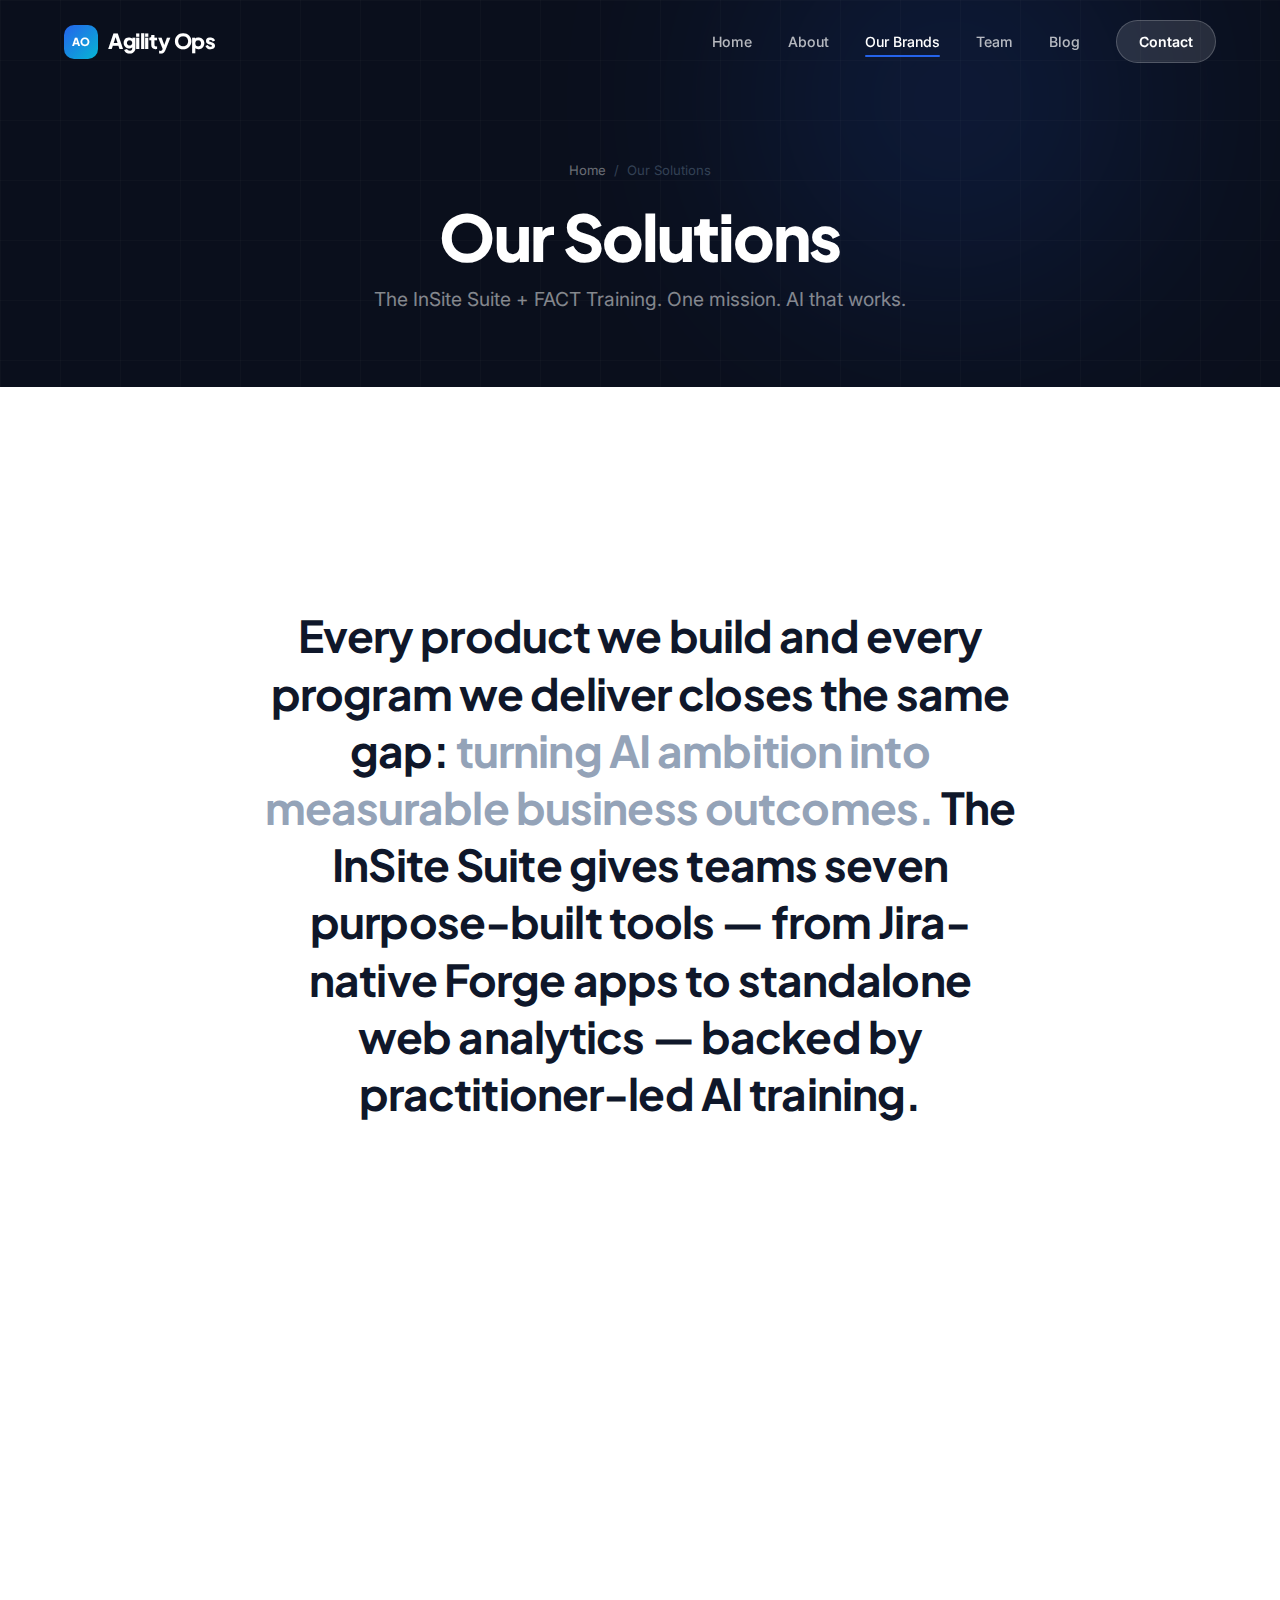
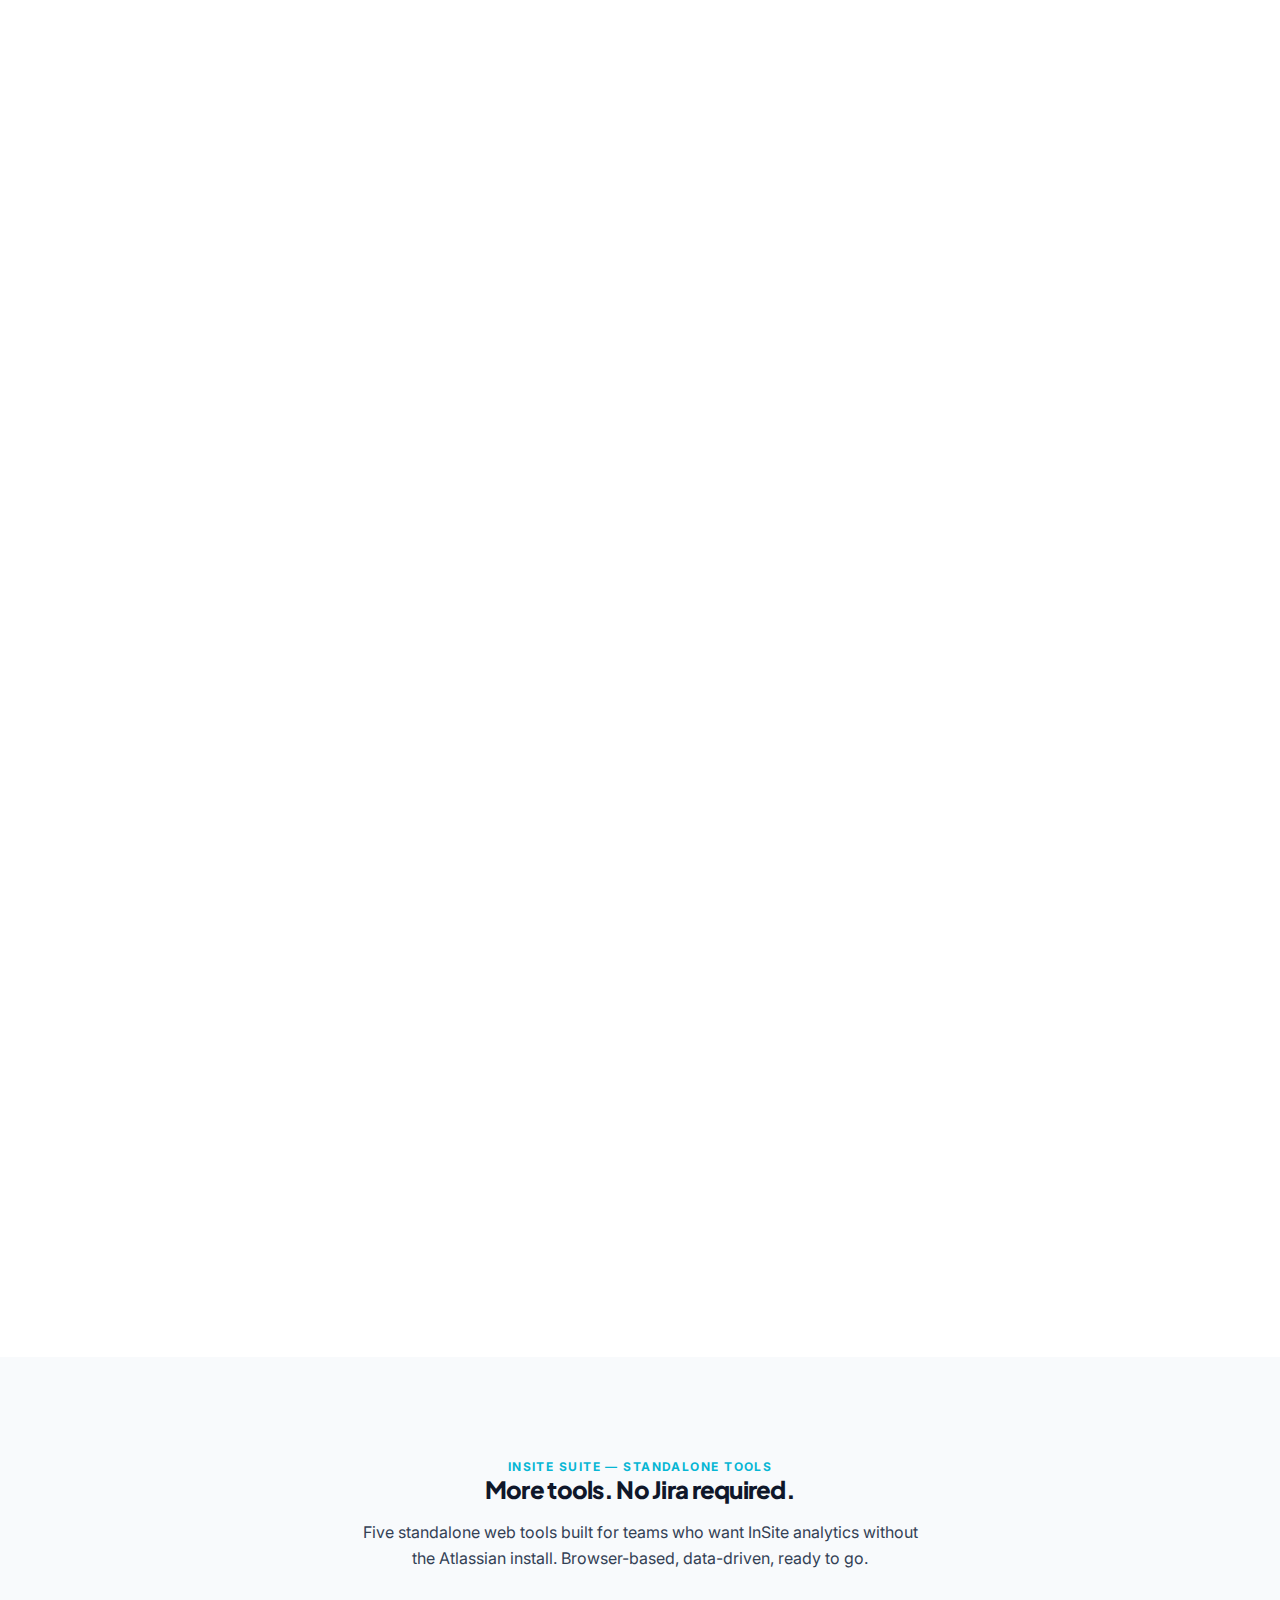
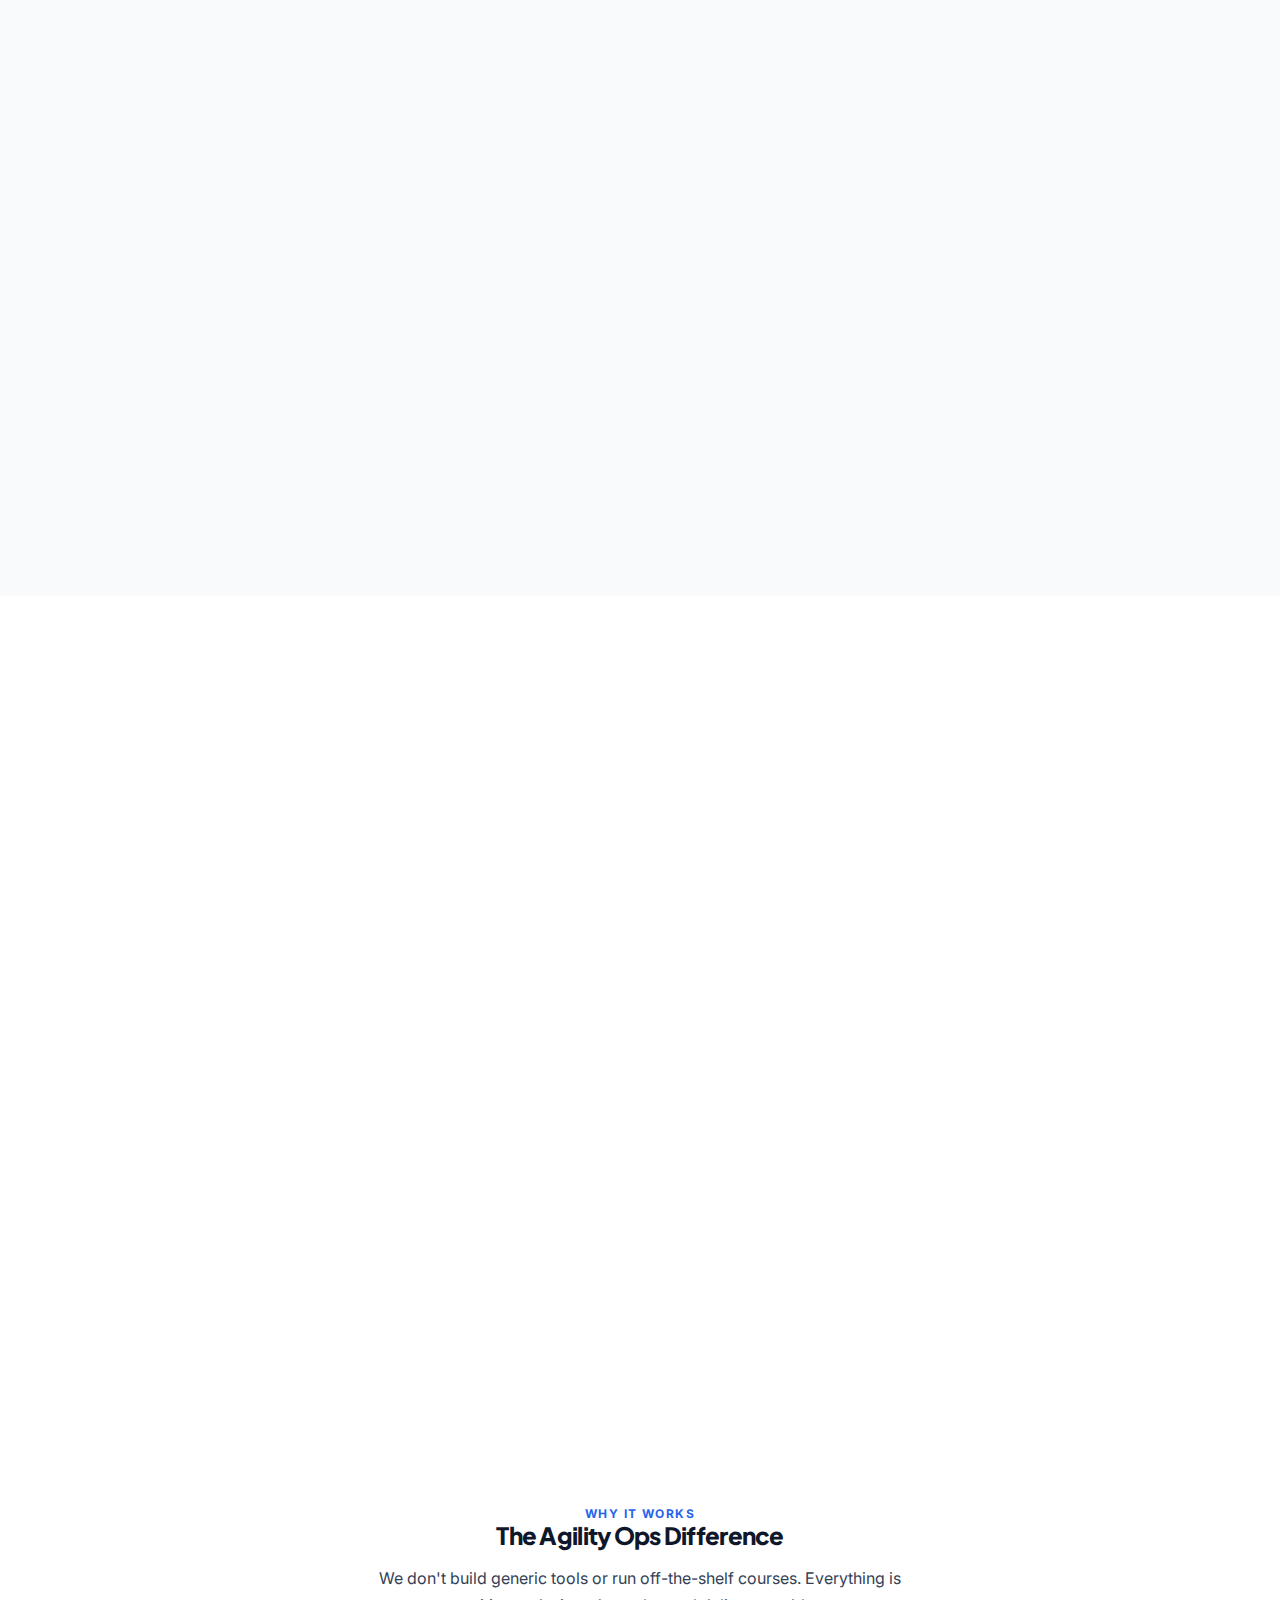
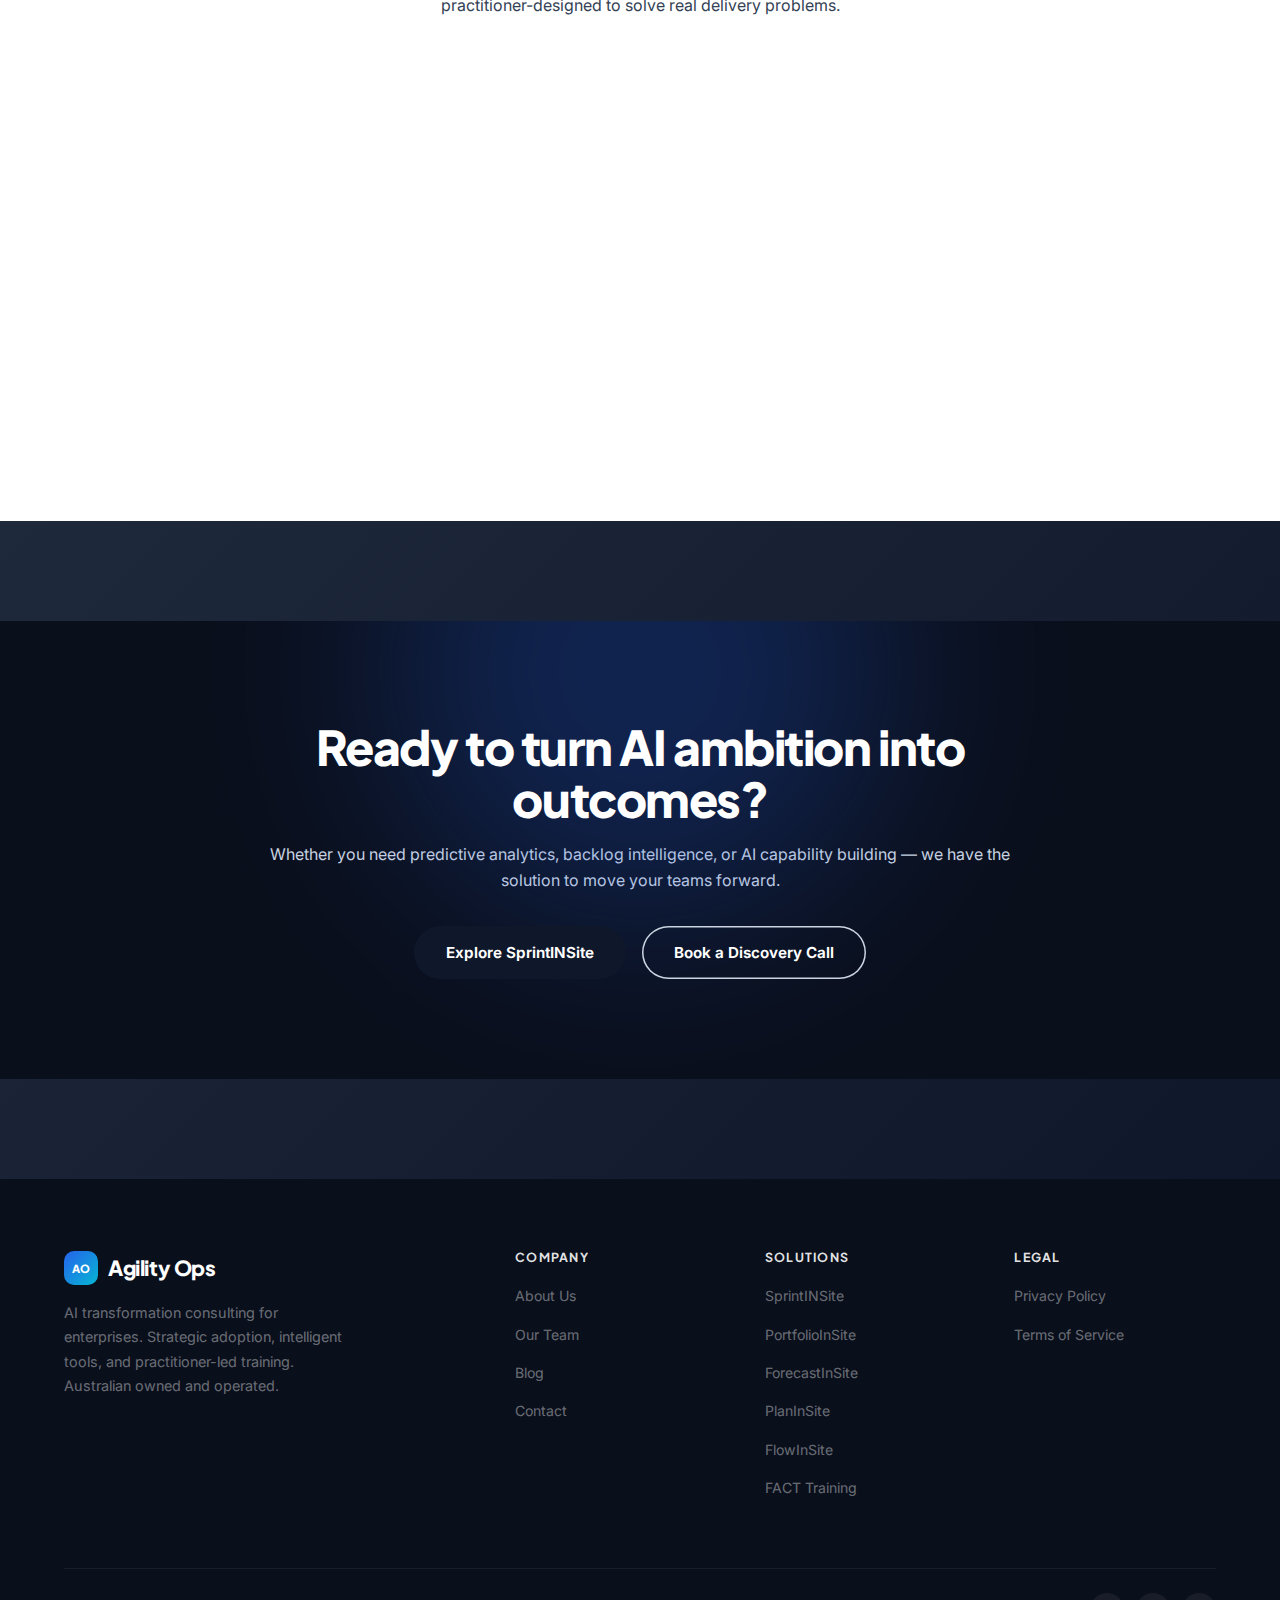
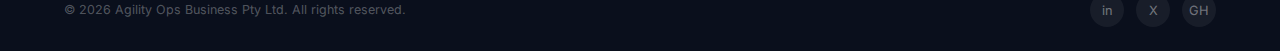
<file: pages/brands.html>
<!DOCTYPE html>
<html lang="en-AU">
<head>
  <meta charset="UTF-8">
  <meta name="viewport" content="width=device-width, initial-scale=1.0">
    <!-- Google tag (gtag.js) -->
    <script async src="https://www.googletagmanager.com/gtag/js?id=G-LLJ1KPTDMK"></script>
    <script>
          window.dataLayer = window.dataLayer || [];
          function gtag(){dataLayer.push(arguments);}
          gtag('js', new Date());
          gtag('config', 'G-LLJ1KPTDMK');
    </script>

  <!-- PRIMARY META TAGS -->
  <title>Our Solutions — InSite Suite, FACT Training | Agility Ops</title>
  <meta name="description" content="The InSite Suite: seven tools for portfolio governance, sprint analytics, financial modelling, PI planning, and meeting management. Plus FACT Applied AI Training. Built by practitioners, for practitioners.">
  <meta name="keywords" content="SprintINSite, PortfolioInSite, ForecastInSite, PlanInSite, FlowInSite, FACT Training, InSite Suite, Jira analytics, sprint forecasting, portfolio governance, PI planning, Applied AI training">
  <meta name="author" content="Agility Ops Business Pty Ltd">
  <meta name="robots" content="index, follow">
  <link rel="canonical" href="https://agilityops.com.au/pages/brands">

  <!-- OPEN GRAPH -->
  <meta property="og:type" content="website">
  <meta property="og:url" content="https://agilityops.com.au/pages/brands">
  <meta property="og:title" content="SprintINSite, PortfolioInSite &amp; FACT — Agility Ops Solutions">
  <meta property="og:description" content="Predictive analytics, intelligent backlog rationalisation, and Applied AI training. Three engines. One mission. AI that works.">
  <meta property="og:locale" content="en_AU">

  <!-- TWITTER -->
  <meta name="twitter:card" content="summary">
  <meta name="twitter:title" content="Our Solutions | Agility Ops">
  <meta name="twitter:description" content="Predictive sprint analytics, backlog rationalisation, and Applied AI training — built for enterprise teams.">

  <link rel="preconnect" href="https://fonts.googleapis.com">
  <link rel="preconnect" href="https://fonts.gstatic.com" crossorigin>
  <link href="https://fonts.googleapis.com/css2?family=Inter:wght@400;500;600;700&family=Plus+Jakarta+Sans:wght@500;600;700&display=swap" rel="stylesheet">
  <link rel="stylesheet" href="../css/styles.css">
</head>
<body>
  <!-- Navigation -->
  <nav class="nav scrolled" role="navigation" aria-label="Main navigation">
    <div class="container nav-inner">
      <a href="../index.html" class="nav-logo">
        <div class="nav-logo-mark">AO</div>
        Agility Ops
      </a>
      <div class="nav-links">
        <a href="../index.html">Home</a>
        <a href="about.html">About</a>
        <a href="brands.html" class="active">Our Brands</a>
        <a href="team.html">Team</a>
        <a href="blog.html">Blog</a>
        <a href="contact.html" class="nav-cta">Contact</a>
      </div>
      <button class="nav-toggle" aria-label="Toggle menu" aria-expanded="false">
        <span></span><span></span><span></span>
      </button>
    </div>
  </nav>

  <!-- Page Header -->
  <header class="page-header">
    <div class="page-header-orb"></div>
    <div class="container">
      <div class="breadcrumb">
        <a href="../index.html">Home</a>
        <span>/</span>
        <span>Our Solutions</span>
      </div>
      <h1 class="h1">Our Solutions</h1>
      <p class="lead">The InSite Suite + FACT Training. One mission. AI that works.</p>
    </div>
  </header>

  <!-- Statement Section -->
  <section class="section">
    <div class="container container-narrow">
      <div class="statement text-center">
        <p class="statement-text">
          Every product we build and every program we deliver closes the same gap: <span class="highlight">turning AI ambition into measurable business outcomes.</span> The InSite Suite gives teams seven purpose-built tools — from Jira-native Forge apps to standalone web analytics — backed by practitioner-led AI training.
        </p>
      </div>
    </div>
  </section>

  <!-- SprintINSite Section -->
  <section class="section">
    <div class="container">
      <div class="feature-row reveal">
        <div class="feature-visual feature-visual-blue">
          <img src="../img/SprintInSite1.png" alt="SprintINSite sprint analytics dashboard for Jira Cloud" style="width: 100%; height: 100%; object-fit: cover; border-radius: inherit;">
        </div>
        <div class="feature-text">
          <p class="overline" style="color: #10b981;">Predictive Sprint Analytics</p>
          <h2>SprintINSite</h2>
          <p>Predictive sprint analytics, velocity tracking, and capacity forecasting — built directly inside Jira Cloud. Data-driven delivery for every sprint. No guesswork.</p>
          <ul class="feature-list">
            <li>Automated velocity and throughput tracking</li>
            <li>Sprint-over-sprint trend analysis</li>
            <li>Capacity forecasting with team availability</li>
            <li>Commitment vs. completion insights</li>
            <li>Built natively for Jira Cloud</li>
          </ul>
          <a href="https://sprintinsite.com" target="_blank" rel="noopener" class="btn btn-primary btn-arrow">
            Explore SprintINSite <span>→</span>
          </a>
        </div>
      </div>
    </div>
  </section>

  <!-- PortfolioInSite Section -->
  <section class="section">
    <div class="container">
      <div class="feature-row reverse reveal">
        <div class="feature-visual feature-visual-dark" style="background: linear-gradient(135deg, #06b6d4, #0891b2);">
          <img src="../img/PortfolioInSite1.png" alt="PortfolioInSite backlog rationalisation and Strategic Quadrant Map for Jira" style="width: 100%; height: 100%; object-fit: cover; border-radius: inherit;">
        </div>
        <div class="feature-text">
          <p class="overline" style="color: #06b6d4;">Portfolio Intelligence</p>
          <h2>PortfolioInSite</h2>
          <p>Backlog rationalisation and portfolio intelligence for Jira. See what matters, cut what doesn't, and align delivery to strategy. Featuring the Strategic Quadrant Map — Value vs. Effort, visualised.</p>
          <ul class="feature-list">
            <li>Strategic Quadrant Map (Value vs. Effort)</li>
            <li>MoSCoW-driven backlog scoring</li>
            <li>Cross-project portfolio visibility</li>
            <li>Data-driven prioritisation</li>
            <li>Built natively for Jira Cloud</li>
          </ul>
          <a href="https://portfolioinsite.com.au" target="_blank" rel="noopener" class="btn btn-primary btn-arrow" style="background: #06b6d4;">
            Explore PortfolioInSite <span>→</span>
          </a>
        </div>
      </div>
    </div>
  </section>

  <!-- InSite Suite Standalone Tools -->
  <section class="section" style="background: #f8fafc;">
    <div class="container">
      <div class="section-head text-center">
        <p class="overline" style="color: #06b6d4;">InSite Suite — Standalone Tools</p>
        <h2>More tools. No Jira required.</h2>
        <p>Five standalone web tools built for teams who want InSite analytics without the Atlassian install. Browser-based, data-driven, ready to go.</p>
      </div>

      <div style="
        display: flex;
        flex-wrap: wrap;
        justify-content: center;
        gap: 24px;
        margin-top: 48px;
      ">

        <div class="card reveal" style="flex:1 1 200px;max-width:220px;">
          <div class="card-accent" style="background: #0052CC;"></div>
          <div class="card-icon">🏃</div>
          <h3 class="h4">SprintINSite (web)</h3>
          <p>Sprint analytics and velocity forecasting — direct in your browser. No Jira Forge install needed.</p>
          <a href="https://sprintinsite.com/tools/sprintinsite" target="_blank" rel="noopener" style="display:inline-block;margin-top:16px;font-size:14px;font-weight:600;color:#0052CC;text-decoration:none;">Try it →</a>
        </div>

        <div class="card reveal" style="flex:1 1 200px;max-width:220px;animation-delay:0.1s;">
          <div class="card-accent" style="background: #06b6d4;"></div>
          <div class="card-icon">📊</div>
          <h3 class="h4">PortfolioInSite (web)</h3>
          <p>Executive portfolio dashboard. Cross-project visibility and health reporting without leaving your browser.</p>
          <a href="https://portfolioinsite.com.au/tools/portfolioinsite" target="_blank" rel="noopener" style="display:inline-block;margin-top:16px;font-size:14px;font-weight:600;color:#06b6d4;text-decoration:none;">Try it →</a>
        </div>

        <div class="card reveal" style="flex:1 1 200px;max-width:220px;animation-delay:0.2s;">
          <div class="card-accent" style="background: #0891b2;"></div>
          <div class="card-icon">🔗</div>
          <h3 class="h4">ForecastInSite</h3>
          <p>Dependency mapping and critical path visualisation. See what's blocking delivery before it hits the deadline.</p>
          <a href="https://portfolioinsite.com.au/tools/forecastinsite" target="_blank" rel="noopener" style="display:inline-block;margin-top:16px;font-size:14px;font-weight:600;color:#0891b2;text-decoration:none;">Try it →</a>
        </div>

        <div class="card reveal" style="flex:1 1 200px;max-width:220px;animation-delay:0.3s;">
          <div class="card-accent" style="background: #06b6d4;"></div>
          <div class="card-icon">📋</div>
          <h3 class="h4">PlanInSite</h3>
          <p>PI Planning and capacity management for SAFe teams. Import, plan, and load your PI — without the spreadsheet chaos.</p>
          <a href="https://portfolioinsite.com.au/tools/planinsite" target="_blank" rel="noopener" style="display:inline-block;margin-top:16px;font-size:14px;font-weight:600;color:#06b6d4;text-decoration:none;">Try it →</a>
        </div>

        <div class="card reveal" style="flex:1 1 200px;max-width:220px;animation-delay:0.4s;">
          <div class="card-accent" style="background: #0052CC;"></div>
          <div class="card-icon">🌊</div>
          <h3 class="h4">FlowInSite</h3>
          <p>Structured meeting facilitation and action tracking. Run tighter ceremonies and push actions straight to Jira.</p>
          <a href="https://sprintinsite.com/tools/flowinsite" target="_blank" rel="noopener" style="display:inline-block;margin-top:16px;font-size:14px;font-weight:600;color:#0052CC;text-decoration:none;">Try it →</a>
        </div>

      </div>
    </div>
  </section>

  <!-- FACT Training Section -->
  <section class="section">
    <div class="container">
      <div class="feature-row reveal">
        <div class="feature-visual" style="background: linear-gradient(135deg, #a855f7, #7c3aed);">
          <img src="../img/FACT1_wecometoyou.jpg" alt="FACT Applied AI training workshop delivery" style="width: 100%; height: 100%; object-fit: cover; border-radius: inherit;">
        </div>
        <div class="feature-text">
          <p class="overline" style="color: #a855f7;">Applied AI Training</p>
          <h2>FACT Training</h2>
          <p>Developed within our R&D program, Applied AI training that turns non-technical business professionals into confident AI operators. Practitioner-designed, data-driven, Australian-made.</p>
          <ul class="feature-list">
            <li>Applied AI for non-technical professionals</li>
            <li>10-unit comprehensive curriculum</li>
            <li>Stackable credentials pathway</li>
            <li>Pedagogical methodology under active R&D</li>
            <li>Enterprise and cohort delivery</li>
          </ul>
          <div style="display: flex; gap: 16px; align-items: center; margin-top: 24px;">
            <a href="https://fastact.com.au" target="_blank" rel="noopener" class="btn btn-primary" style="background: #a855f7;">Visit FACT Training</a>
          </div>
        </div>
      </div>
    </div>
  </section>

  <!-- Why Choose Us Section -->
  <section class="section">
    <div class="container">
      <div class="section-head text-center">
        <p class="overline">Why It Works</p>
        <h2>The Agility Ops Difference</h2>
        <p>We don't build generic tools or run off-the-shelf courses. Everything is practitioner-designed to solve real delivery problems.</p>
      </div>

      <div class="grid grid-4">
        <div class="card reveal">
          <div class="card-accent" style="background-color: #10b981;"></div>
          <div class="card-icon">💼</div>
          <h3 class="h4">Practitioner-Built</h3>
          <p>17+ years of hands-on delivery experience built into every product and every training module. We've lived the problems we solve.</p>
        </div>

        <div class="card reveal" style="animation-delay: 0.1s;">
          <div class="card-accent" style="background-color: #06b6d4;"></div>
          <div class="card-icon">📈</div>
          <h3 class="h4">Data-Driven</h3>
          <p>Every product uses real delivery metrics and predictive analytics to surface insights that drive measurable outcomes — not vanity dashboards.</p>
        </div>

        <div class="card reveal" style="animation-delay: 0.2s;">
          <div class="card-accent" style="background-color: #2563eb;"></div>
          <div class="card-icon">🔗</div>
          <h3 class="h4">Atlassian Native</h3>
          <p>Built directly inside Jira Cloud using Forge. No context switching, no external tools, no data leaving your Atlassian environment.</p>
        </div>

        <div class="card reveal" style="animation-delay: 0.3s;">
          <div class="card-accent" style="background-color: #a855f7;"></div>
          <div class="card-icon">🇦🇺</div>
          <h3 class="h4">Australian Made</h3>
          <p>Proudly Australian owned and operated. Built in Sydney for teams everywhere. Local support, global ambition.</p>
        </div>
      </div>
    </div>
  </section>

  <!-- CTA Section -->
  <section class="section" style="background: linear-gradient(135deg, #1e293b 0%, #0f172a 100%);">
    <div class="cta">
      <div class="cta-orb cta-orb-1"></div>
      <div class="container container-narrow text-center">
        <h2 class="h2" style="color: white; margin-bottom: 16px;">Ready to turn AI ambition into outcomes?</h2>
        <p style="color: #cbd5e1; margin-bottom: 32px;">Whether you need predictive analytics, backlog intelligence, or AI capability building — we have the solution to move your teams forward.</p>
        <div style="display: flex; gap: 16px; justify-content: center; flex-wrap: wrap;">
          <a href="https://sprintinsite.com" target="_blank" rel="noopener" class="btn btn-primary">
            Explore SprintINSite
          </a>
          <a href="contact.html" class="btn btn-outline" style="color: white; border-color: white;">
            Book a Discovery Call
          </a>
        </div>
      </div>
    </div>
  </section>

  <!-- Footer -->
  <footer class="footer">
    <div class="container">
      <div class="footer-grid">
        <div class="footer-brand">
          <a href="../index.html" class="nav-logo" style="color:var(--white); margin-bottom:0;">
            <div class="nav-logo-mark">AO</div>
            Agility Ops
          </a>
          <p>AI transformation consulting for enterprises. Strategic adoption, intelligent tools, and practitioner-led training. Australian owned and operated.</p>
        </div>
        <div>
          <h4>Company</h4>
          <ul class="footer-links">
            <li><a href="about.html">About Us</a></li>
            <li><a href="team.html">Our Team</a></li>
            <li><a href="blog.html">Blog</a></li>
            <li><a href="contact.html">Contact</a></li>
          </ul>
        </div>
        <div>
          <h4>Solutions</h4>
          <ul class="footer-links">
            <li><a href="https://sprintinsite.com" target="_blank" rel="noopener">SprintINSite</a></li>
            <li><a href="https://portfolioinsite.com.au" target="_blank" rel="noopener">PortfolioInSite</a></li>
            <li><a href="https://portfolioinsite.com.au/tools/forecastinsite" target="_blank" rel="noopener">ForecastInSite</a></li>
            <li><a href="https://portfolioinsite.com.au/tools/planinsite" target="_blank" rel="noopener">PlanInSite</a></li>
            <li><a href="https://sprintinsite.com/tools/flowinsite" target="_blank" rel="noopener">FlowInSite</a></li>
            <li><a href="https://fastact.com.au" target="_blank" rel="noopener">FACT Training</a></li>
          </ul>
        </div>
        <div>
          <h4>Legal</h4>
          <ul class="footer-links">
            <li><a href="privacy.html">Privacy Policy</a></li>
            <li><a href="terms.html">Terms of Service</a></li>
          </ul>
        </div>
      </div>
      <div class="footer-bottom">
        <span>&copy; 2026 Agility Ops Business Pty Ltd. All rights reserved.</span>
        <div class="footer-socials">
          <a href="https://www.linkedin.com/company/agility-ops-business" target="_blank" rel="noopener" aria-label="LinkedIn">in</a>
          <a href="#" aria-label="Twitter">X</a>
          <a href="https://github.com/G-AOBptyltd" target="_blank" rel="noopener" aria-label="GitHub">GH</a>
        </div>
      </div>
    </div>
  </footer>

  <script src="../js/main.js"></script>
</body>
</html>
</file>
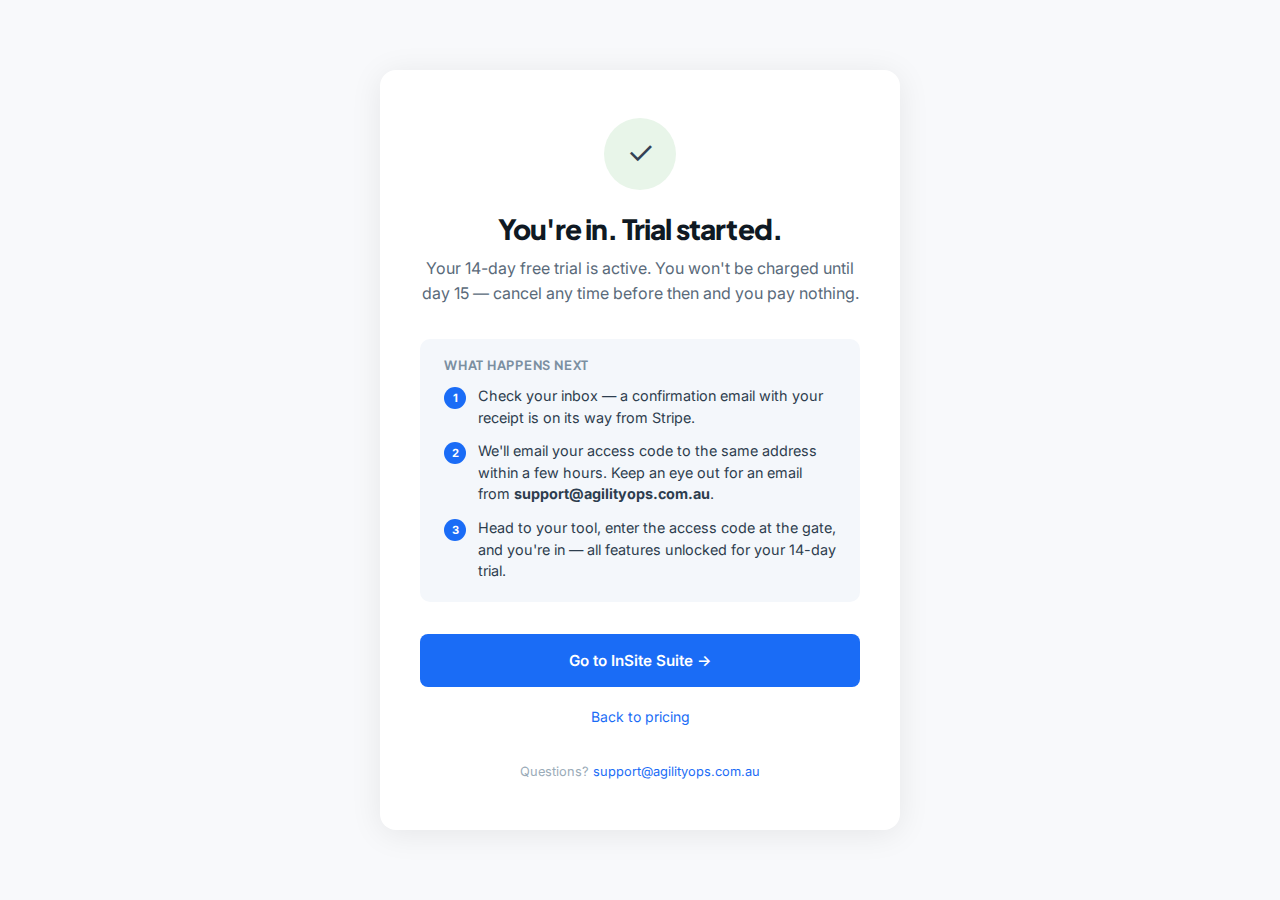
<file: pages/checkout-success.html>
<!DOCTYPE html>
<html lang="en-AU">
<head>
  <meta charset="UTF-8">
  <meta name="viewport" content="width=device-width, initial-scale=1.0">
  <script async src="https://www.googletagmanager.com/gtag/js?id=G-LLJ1KPTDMK"></script>
  <script>
    window.dataLayer = window.dataLayer || [];
    function gtag(){dataLayer.push(arguments);}
    gtag('js', new Date());
    gtag('config', 'G-LLJ1KPTDMK');
    gtag('event', 'purchase', { event_category: 'ecommerce', event_label: 'InSite Suite Subscription' });
  </script>

  <title>Welcome to InSite Suite | Agility Ops</title>
  <meta name="robots" content="noindex, nofollow">

  <link rel="preconnect" href="https://fonts.googleapis.com">
  <link rel="preconnect" href="https://fonts.gstatic.com" crossorigin>
  <link href="https://fonts.googleapis.com/css2?family=Inter:wght@400;500;600;700&family=Plus+Jakarta+Sans:wght@500;600;700&display=swap" rel="stylesheet">
  <link rel="stylesheet" href="../css/styles.css">

  <style>
    body { background: #f8f9fb; display: flex; align-items: center; justify-content: center; min-height: 100vh; margin: 0; font-family: 'Inter', sans-serif; }
    .success-card {
      background: #fff;
      border-radius: 16px;
      box-shadow: 0 4px 32px rgba(0,0,0,0.08);
      max-width: 520px;
      width: 90%;
      padding: 3rem 2.5rem;
      text-align: center;
    }
    .check-circle {
      width: 72px; height: 72px;
      background: #e8f5e9;
      border-radius: 50%;
      display: flex; align-items: center; justify-content: center;
      margin: 0 auto 1.5rem;
      font-size: 2rem;
    }
    h1 { font-family: 'Plus Jakarta Sans', sans-serif; font-size: 1.75rem; color: #0f1923; margin: 0 0 0.75rem; }
    .subtitle { color: #5a6a7a; font-size: 1rem; line-height: 1.6; margin: 0 0 2rem; }
    .next-steps { background: #f4f7fb; border-radius: 10px; padding: 1.25rem 1.5rem; text-align: left; margin-bottom: 2rem; }
    .next-steps h3 { font-size: 0.8rem; font-weight: 700; text-transform: uppercase; letter-spacing: 0.06em; color: #7b8fa1; margin: 0 0 0.75rem; }
    .step { display: flex; gap: 0.75rem; align-items: flex-start; margin-bottom: 0.75rem; }
    .step:last-child { margin-bottom: 0; }
    .step-num { width: 22px; height: 22px; background: #1a6cf6; color: #fff; border-radius: 50%; display: flex; align-items: center; justify-content: center; font-size: 0.7rem; font-weight: 700; flex-shrink: 0; margin-top: 2px; }
    .step-text { font-size: 0.9rem; color: #2d3d4e; line-height: 1.5; }
    .btn-primary {
      display: inline-block;
      background: #1a6cf6;
      color: #fff;
      padding: 0.875rem 2rem;
      border-radius: 8px;
      font-weight: 600;
      font-size: 0.95rem;
      text-decoration: none;
      margin-bottom: 1rem;
      width: 100%;
      box-sizing: border-box;
      transition: background 0.2s;
    }
    .btn-primary:hover { background: #1558d0; }
    .btn-secondary {
      display: inline-block;
      color: #1a6cf6;
      font-size: 0.875rem;
      text-decoration: none;
    }
    .btn-secondary:hover { text-decoration: underline; }
    .support-note { margin-top: 2rem; font-size: 0.8rem; color: #9aabb8; }
    .support-note a { color: #1a6cf6; text-decoration: none; }
  </style>
</head>
<body>
  <div class="success-card">
    <div class="check-circle">✓</div>
    <h1>You're in. Trial started.</h1>
    <p class="subtitle">Your 14-day free trial is active. You won't be charged until day 15 — cancel any time before then and you pay nothing.</p>

    <div class="next-steps">
      <h3>What happens next</h3>
      <div class="step">
        <div class="step-num">1</div>
        <div class="step-text">Check your inbox — a confirmation email with your receipt is on its way from Stripe.</div>
      </div>
      <div class="step">
        <div class="step-num">2</div>
        <div class="step-text">We'll email your access code to the same address within a few hours. Keep an eye out for an email from <strong>support@agilityops.com.au</strong>.</div>
      </div>
      <div class="step">
        <div class="step-num">3</div>
        <div class="step-text">Head to your tool, enter the access code at the gate, and you're in — all features unlocked for your 14-day trial.</div>
      </div>
    </div>

    <a href="https://agilityops.com.au/pages/brands" class="btn-primary">Go to InSite Suite →</a>
    <br>
    <a href="https://agilityops.com.au/pages/pricing" class="btn-secondary">Back to pricing</a>

    <p class="support-note">Questions? <a href="mailto:support@agilityops.com.au">support@agilityops.com.au</a></p>
  </div>
</body>
</html>
</file>
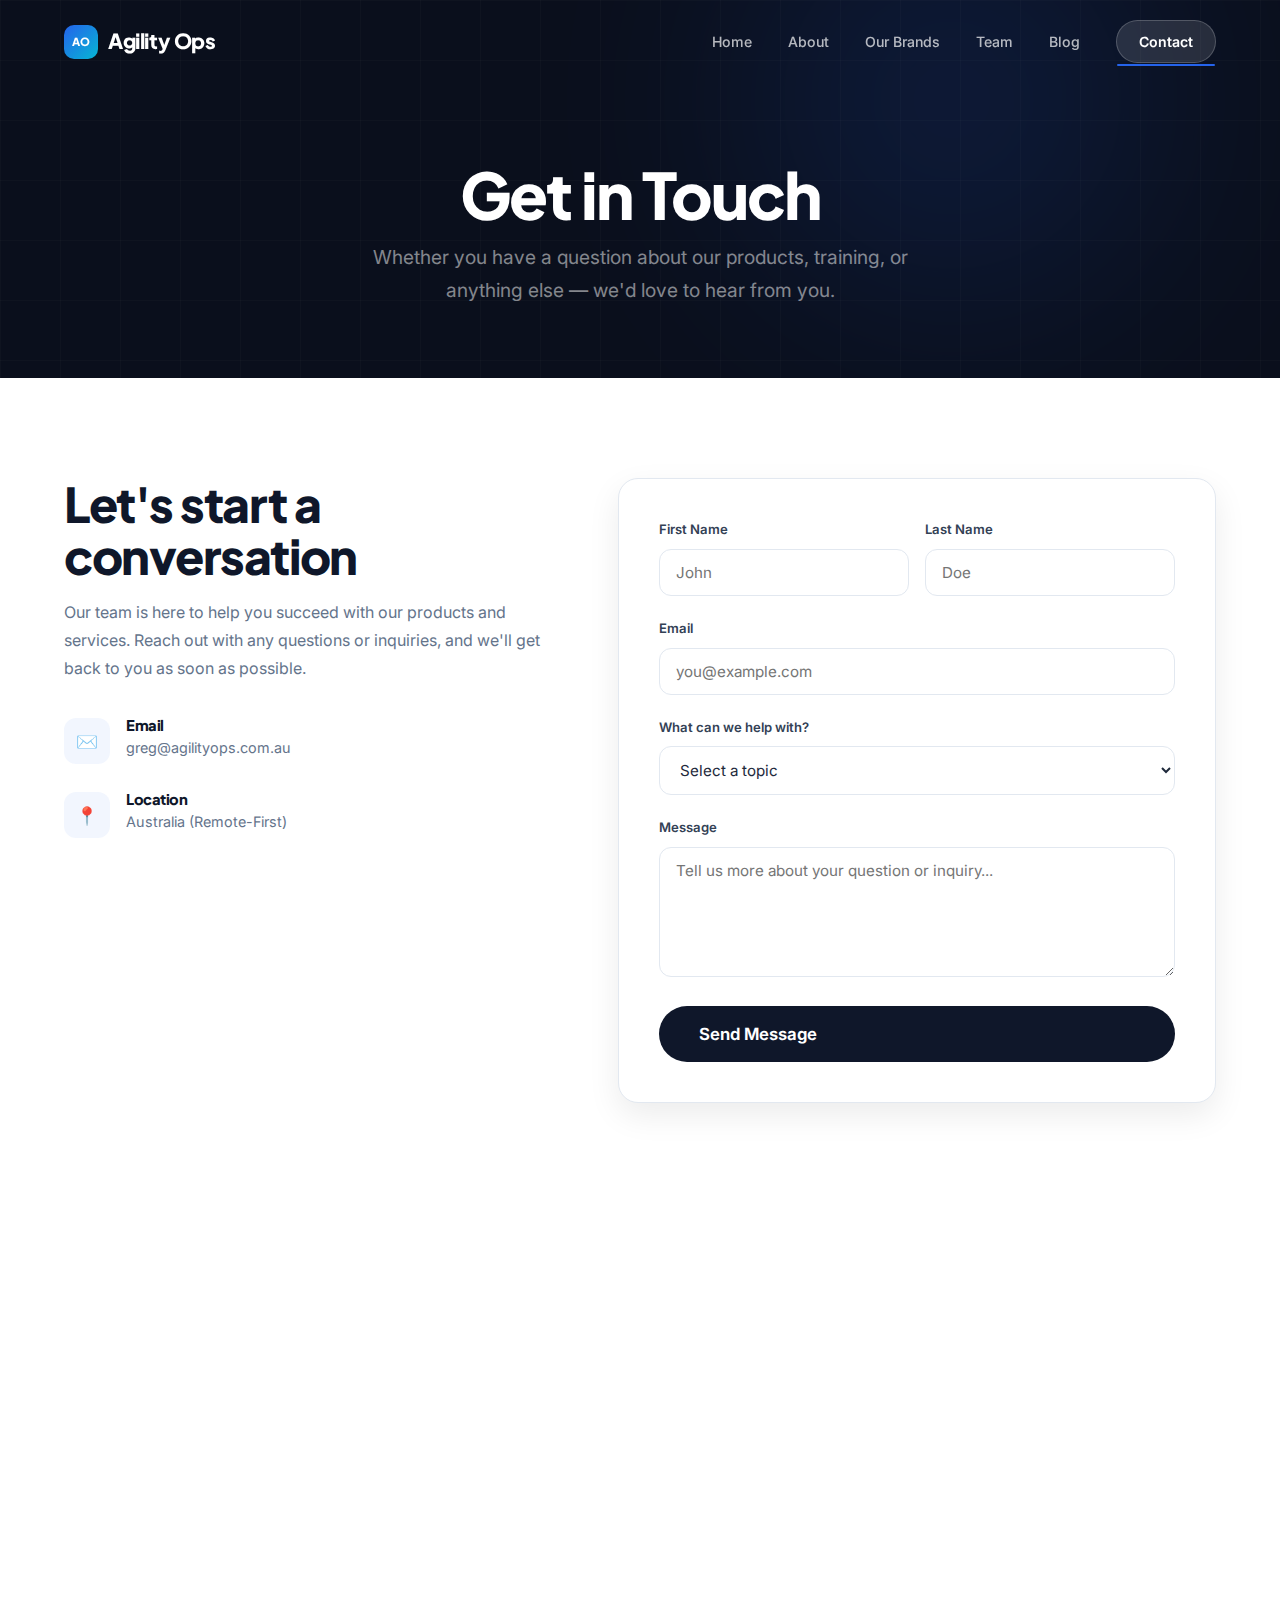
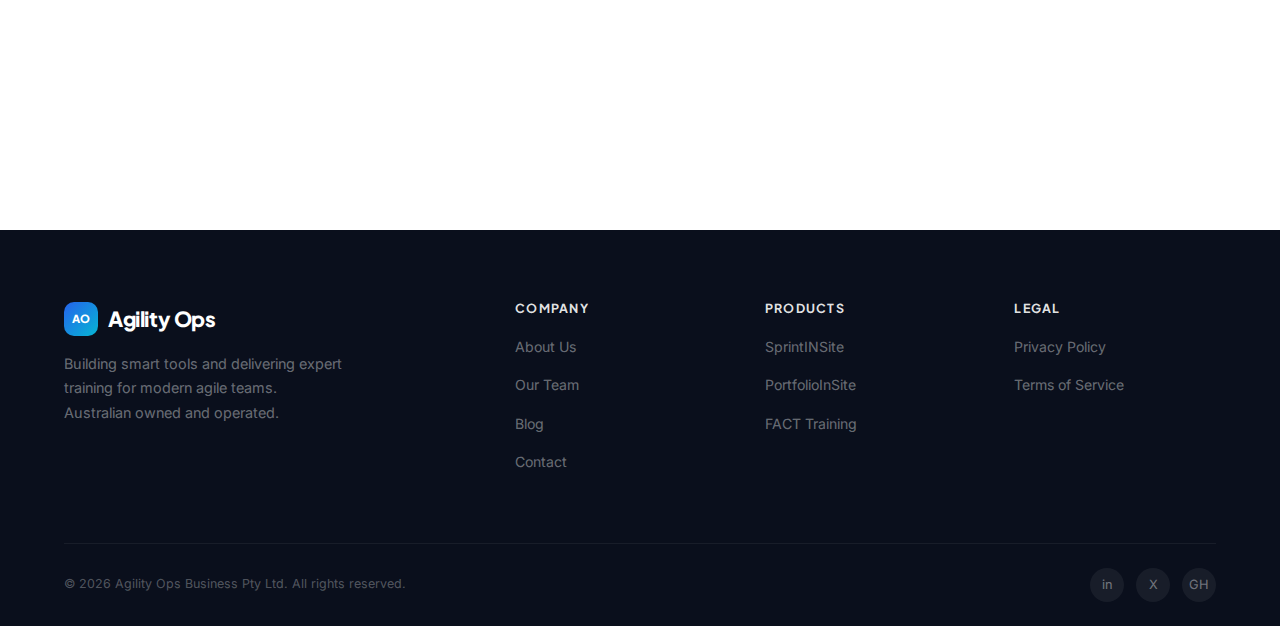
<file: pages/contact.html>
<!DOCTYPE html>
<html lang="en">
<head>
  <meta charset="UTF-8">
  <meta name="viewport" content="width=device-width, initial-scale=1.0">
  <meta name="description" content="Contact Agility Ops Business for product enquiries, training, partnerships, or general questions. Get in touch with our team in Australia.">
  <meta name="keywords" content="contact, Agility Ops, support, enquiry, Australia">
  <meta name="author" content="Agility Ops Business Pty Ltd">
  <meta property="og:title" content="Contact Us - Agility Ops Business">
  <meta property="og:description" content="Get in touch with Agility Ops Business. Whether you have questions about our products, training, or partnerships — we'd love to hear from you.">
  <meta property="og:type" content="website">
  <title>Contact Us - Agility Ops Business</title>
  <link rel="preconnect" href="https://fonts.googleapis.com">
  <link rel="preconnect" href="https://fonts.gstatic.com" crossorigin>
  <link href="https://fonts.googleapis.com/css2?family=Inter:wght@400;500;600;700&family=Plus+Jakarta+Sans:wght@600;700;800&display=swap" rel="stylesheet">
  <link rel="stylesheet" href="../css/styles.css">
    <!-- Google tag (gtag.js) -->
    <script async src="https://www.googletagmanager.com/gtag/js?id=G-LLJ1KPTDMK"></script>
    <script>
          window.dataLayer = window.dataLayer || [];
          function gtag(){dataLayer.push(arguments);}
          gtag('js', new Date());
          gtag('config', 'G-LLJ1KPTDMK');
    </script>
</head>
<body>
  <!-- Navigation -->
  <nav class="nav scrolled" role="navigation" aria-label="Main navigation">
    <div class="container nav-inner">
      <a href="../index.html" class="nav-logo">
        <div class="nav-logo-mark">AO</div>
        Agility Ops
      </a>
      <div class="nav-links">
        <a href="../index.html">Home</a>
        <a href="about.html">About</a>
        <a href="brands.html">Our Brands</a>
        <a href="team.html">Team</a>
        <a href="blog.html">Blog</a>
        <a href="contact.html" class="nav-cta active">Contact</a>
      </div>
      <button class="nav-toggle" aria-label="Toggle menu" aria-expanded="false">
        <span></span><span></span><span></span>
      </button>
    </div>
  </nav>

  <!-- Page Header -->
  <header class="page-header">
    <div class="page-header-orb"></div>
    <div class="container">
      <h1 class="h1 reveal">Get in Touch</h1>
      <p class="lead reveal">Whether you have a question about our products, training, or anything else — we'd love to hear from you.</p>
    </div>
  </header>

  <!-- Main Content -->
  <main>
    <!-- Contact Section -->
    <section class="section">
      <div class="container">
        <div class="contact-grid">
          <!-- Left: Contact Information -->
          <div class="contact-info">
            <h2 class="h2">Let's start a conversation</h2>
            <p>Our team is here to help you succeed with our products and services. Reach out with any questions or inquiries, and we'll get back to you as soon as possible.</p>

            <!-- Contact Items -->
            <div class="contact-item reveal">
              <div class="contact-item-icon">✉️</div>
              <div>
                <h4>Email</h4>
                <p><a href="mailto:greg@agilityops.com.au">greg@agilityops.com.au</a></p>
              </div>
            </div>

            <div class="contact-item reveal">
              <div class="contact-item-icon">📍</div>
              <div>
                <h4>Location</h4>
                <p>Australia (Remote-First)</p>
              </div>
            </div>

            <div class="contact-item reveal">
              <div class="contact-item-icon">🕐</div>
              <div>
                <h4>Hours</h4>
                <p>Monday – Friday, 9am–5pm AEST</p>
              </div>
            </div>
          </div>

          <!-- Right: Contact Form -->
          <div class="contact-form card reveal">
            <form id="contact-form" name="contact" method="POST" data-netlify="true" netlify-honeypot="bot-field">
              <!-- Honeypot field for spam protection — hidden from real users -->
              <p style="display:none;"><label>Don't fill this out: <input name="bot-field"></label></p>
              <div class="form-row">
                <div class="form-group">
                  <label for="first-name">First Name</label>
                  <input type="text" id="first-name" name="first_name" placeholder="John" required>
                </div>
                <div class="form-group">
                  <label for="last-name">Last Name</label>
                  <input type="text" id="last-name" name="last_name" placeholder="Doe" required>
                </div>
              </div>

              <div class="form-group">
                <label for="email">Email</label>
                <input type="email" id="email" name="email" placeholder="you@example.com" required>
              </div>

              <div class="form-group">
                <label for="subject">What can we help with?</label>
                <select id="subject" name="subject" required>
                  <option value="">Select a topic</option>
                  <option value="product-enquiry">Product Enquiry</option>
                  <option value="training-coaching">Training & Coaching</option>
                  <option value="partnership">Partnership</option>
                  <option value="general-question">General Question</option>
                </select>
              </div>

              <div class="form-group">
                <label for="message">Message</label>
                <textarea id="message" name="message" placeholder="Tell us more about your question or inquiry..." rows="5" required></textarea>
              </div>

              <button type="submit" class="btn btn-primary btn-lg" style="width:100%;">Send Message</button>
            </form>
          </div>
        </div>
      </div>
    </section>

    <!-- Quick Links Section -->
    <section class="section">
      <div class="container">
        <div style="text-align: center; margin-bottom: 3rem;">
          <h2 class="h2 reveal">Quick Links</h2>
          <p class="lead reveal">Explore our products and resources</p>
        </div>

        <div style="display: grid; grid-template-columns: repeat(auto-fit, minmax(300px, 1fr)); gap: 2rem;">
          <div class="card reveal">
            <div class="card-icon">⚙️</div>
            <h3 class="h3">Our Products</h3>
            <p>Discover our suite of tools designed to help agile teams succeed.</p>
            <a href="brands.html" class="btn btn-primary">Learn More</a>
          </div>

          <div class="card reveal">
            <div class="card-icon">🎓</div>
            <h3 class="h3">Training & Coaching</h3>
            <p>Elevate your team's capabilities with expert-led training programs.</p>
            <a href="https://fastact.com.au" target="_blank" rel="noopener" class="btn btn-primary">Explore Training</a>
          </div>

          <div class="card reveal">
            <div class="card-icon">🤝</div>
            <h3 class="h3">Partnerships</h3>
            <p>Interested in partnering with us? Let's build something great together.</p>
            <a href="#contact-form" class="btn btn-primary">Get in Touch</a>
          </div>
        </div>
      </div>
    </section>
  </main>

  <!-- Footer -->
  <footer class="footer">
    <div class="container">
      <div class="footer-grid">
        <div class="footer-brand">
          <a href="../index.html" class="nav-logo" style="color:var(--white); margin-bottom:0;">
            <div class="nav-logo-mark">AO</div>
            Agility Ops
          </a>
          <p>Building smart tools and delivering expert training for modern agile teams. Australian owned and operated.</p>
        </div>
        <div>
          <h4>Company</h4>
          <ul class="footer-links">
            <li><a href="about.html">About Us</a></li>
            <li><a href="team.html">Our Team</a></li>
            <li><a href="blog.html">Blog</a></li>
            <li><a href="contact.html">Contact</a></li>
          </ul>
        </div>
        <div>
          <h4>Products</h4>
          <ul class="footer-links">
            <li><a href="https://sprintinsite.com" target="_blank" rel="noopener">SprintINSite</a></li>
            <li><a href="https://portfolioinsite.com.au">PortfolioInSite</a></li>
            <li><a href="https://fastact.com.au" target="_blank" rel="noopener">FACT Training</a></li>
          </ul>
        </div>
        <div>
          <h4>Legal</h4>
          <ul class="footer-links">
            <li><a href="privacy.html">Privacy Policy</a></li>
            <li><a href="terms.html">Terms of Service</a></li>
          </ul>
        </div>
      </div>
      <div class="footer-bottom">
        <span>&copy; 2026 Agility Ops Business Pty Ltd. All rights reserved.</span>
        <div class="footer-socials">
          <a href="#" aria-label="LinkedIn">in</a>
          <a href="#" aria-label="Twitter">X</a>
          <a href="#" aria-label="GitHub">GH</a>
        </div>
      </div>
    </div>
  </footer>

  <script src="../js/main.js"></script>
</body>
</html>
</file>
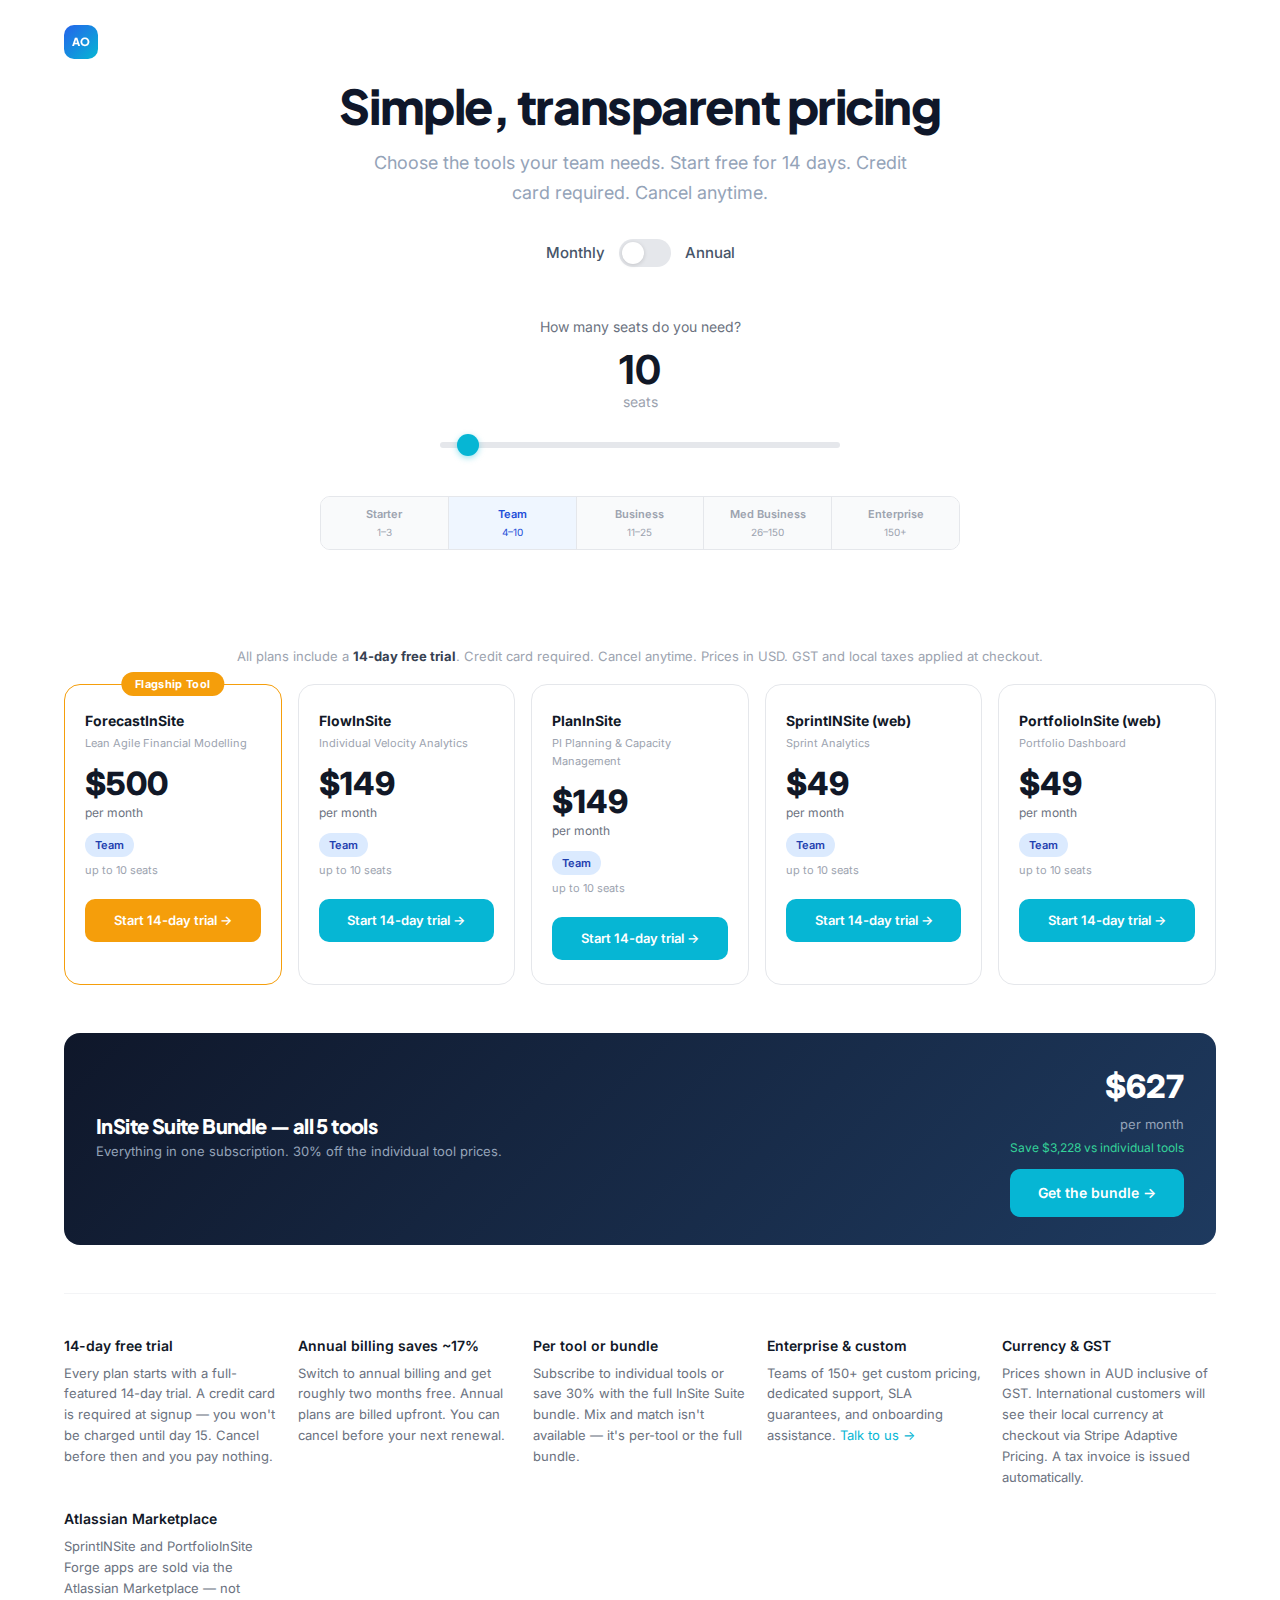
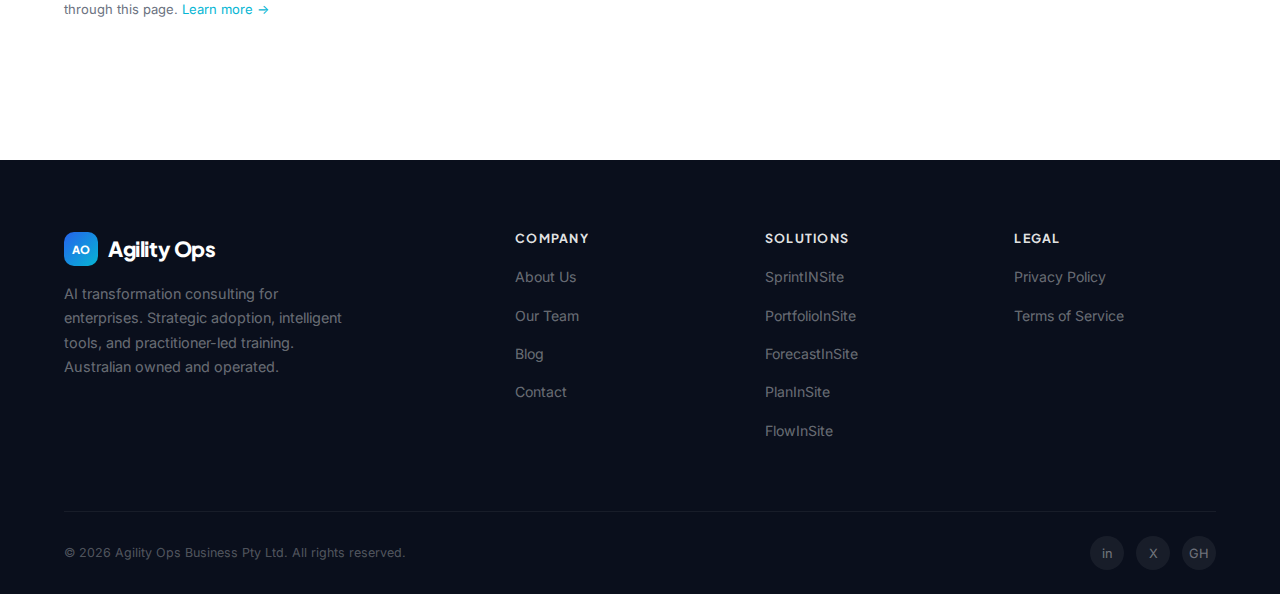
<file: pages/pricing.html>
<!DOCTYPE html>
<html lang="en-AU">
<head>
  <meta charset="UTF-8">
  <meta name="viewport" content="width=device-width, initial-scale=1.0">
  <script async src="https://www.googletagmanager.com/gtag/js?id=G-LLJ1KPTDMK"></script>
  <script>
    window.dataLayer = window.dataLayer || [];
    function gtag(){dataLayer.push(arguments);}
    gtag('js', new Date());
    gtag('config', 'G-LLJ1KPTDMK');
  </script>

  <title>Pricing — InSite Suite | Agility Ops</title>
  <meta name="description" content="Simple, transparent pricing for the InSite Suite in AUD. From individual practitioners to enterprise PMOs. Start with a 14-day free trial.">
  <meta name="robots" content="noindex, nofollow">
  <link rel="canonical" href="https://agilityops.com.au/pages/pricing">

  <meta property="og:type" content="website">
  <meta property="og:url" content="https://agilityops.com.au/pages/pricing">
  <meta property="og:title" content="InSite Suite Pricing | Agility Ops">
  <meta property="og:description" content="Simple, transparent pricing in AUD. 14-day free trial. Credit card required.">

  <link rel="preconnect" href="https://fonts.googleapis.com">
  <link rel="preconnect" href="https://fonts.gstatic.com" crossorigin>
  <link href="https://fonts.googleapis.com/css2?family=Inter:wght@400;500;600;700&family=Plus+Jakarta+Sans:wght@500;600;700&display=swap" rel="stylesheet">
  <link rel="stylesheet" href="../css/styles.css">
  <script src="https://js.stripe.com/v3/"></script>

  <style>
    /* ── Pricing page overrides ── */
    .pricing-hero { text-align: center; padding: 80px 0 48px; }
    .pricing-hero h1 { font-size: clamp(2rem, 5vw, 3rem); margin-bottom: 16px; }
    .pricing-hero p { color: var(--gray-400, #6b7280); font-size: 1.125rem; max-width: 560px; margin: 0 auto 32px; }

    /* Toggle */
    .billing-toggle { display: flex; align-items: center; justify-content: center; gap: 14px; margin-bottom: 48px; }
    .billing-label { font-size: 15px; font-weight: 500; color: var(--gray-600, #374151); }
    .toggle-switch { position: relative; width: 52px; height: 28px; cursor: pointer; }
    .toggle-switch input { opacity: 0; width: 0; height: 0; }
    .toggle-track { position: absolute; inset: 0; background: #e5e7eb; border-radius: 999px; transition: .25s; }
    .toggle-track::before { content: ''; position: absolute; width: 22px; height: 22px; left: 3px; top: 3px; background: #fff; border-radius: 50%; transition: .25s; box-shadow: 0 1px 4px rgba(0,0,0,.15); }
    input:checked ~ .toggle-track { background: #06b6d4; }
    input:checked ~ .toggle-track::before { transform: translateX(24px); }
    .save-chip { background: #d1fae5; color: #065f46; font-size: 12px; font-weight: 600; padding: 3px 10px; border-radius: 999px; }

    /* Seat slider */
    .seat-section { text-align: center; margin-bottom: 40px; }
    .seat-section label { display: block; font-size: 14px; color: #6b7280; margin-bottom: 12px; }
    .seat-display { font-size: 2.5rem; font-weight: 700; color: #111827; line-height: 1; }
    .seat-unit { font-size: 14px; color: #9ca3af; display: block; margin-bottom: 16px; }
    .seat-slider { -webkit-appearance: none; appearance: none; width: min(400px, 90%); height: 6px; border-radius: 999px; background: #e5e7eb; outline: none; cursor: pointer; }
    .seat-slider::-webkit-slider-thumb { -webkit-appearance: none; width: 22px; height: 22px; border-radius: 50%; background: #06b6d4; cursor: pointer; box-shadow: 0 2px 6px rgba(6,182,212,.4); }
    .seat-slider::-moz-range-thumb { width: 22px; height: 22px; border-radius: 50%; background: #06b6d4; cursor: pointer; border: none; }

    /* Tier indicator */
    .tier-bar { display: flex; border-radius: 10px; overflow: hidden; max-width: 640px; margin: 16px auto 48px; border: 1px solid #e5e7eb; }
    .tier-seg { flex: 1; padding: 8px 6px; text-align: center; font-size: 11px; color: #9ca3af; background: #f9fafb; border-right: 1px solid #e5e7eb; transition: .2s; cursor: default; }
    .tier-seg:last-child { border-right: none; }
    .tier-seg .t-name { font-weight: 600; display: block; }
    .tier-seg .t-range { font-size: 10px; }
    .tier-seg.active-s { background: #ecfdf5; color: #065f46; }
    .tier-seg.active-t { background: #eff6ff; color: #1d4ed8; }
    .tier-seg.active-b { background: #f5f3ff; color: #5b21b6; }
    .tier-seg.active-mb { background: #fffbeb; color: #92400e; }
    .tier-seg.active-e { background: #fef2f2; color: #991b1b; }

    /* Cards grid */
    .pricing-grid { display: grid; grid-template-columns: repeat(auto-fit, minmax(200px, 1fr)); gap: 16px; margin-bottom: 48px; }
    .price-card { background: #fff; border: 1.5px solid #e5e7eb; border-radius: 16px; padding: 24px 20px; position: relative; transition: box-shadow .2s, border-color .2s; }
    .price-card:hover { border-color: #06b6d4; box-shadow: 0 8px 24px rgba(6,182,212,.12); }
    .price-card.flagship { border-color: #f59e0b; }
    .price-card.flagship:hover { border-color: #d97706; box-shadow: 0 8px 24px rgba(245,158,11,.15); }
    .flagship-badge { position: absolute; top: -13px; left: 50%; transform: translateX(-50%); background: #f59e0b; color: #fff; font-size: 11px; font-weight: 700; padding: 3px 14px; border-radius: 999px; white-space: nowrap; letter-spacing: .03em; }
    .card-tool { font-size: 14px; font-weight: 700; color: #111827; margin-bottom: 2px; }
    .card-cat { font-size: 11px; color: #9ca3af; margin-bottom: 16px; }
    .card-price { font-size: 2rem; font-weight: 800; color: #111827; line-height: 1; }
    .card-per { font-size: 12px; color: #6b7280; margin-top: 3px; }
    .card-annual { font-size: 12px; color: #06b6d4; margin-top: 4px; font-weight: 500; }
    .card-saving { font-size: 11px; color: #059669; }
    .card-tier { display: inline-block; margin-top: 10px; font-size: 11px; font-weight: 600; padding: 3px 10px; border-radius: 999px; }
    .tier-s { background: #d1fae5; color: #065f46; }
    .tier-t { background: #dbeafe; color: #1e40af; }
    .tier-b { background: #ede9fe; color: #5b21b6; }
    .tier-mb { background: #fef3c7; color: #92400e; }
    .tier-e { background: #fee2e2; color: #991b1b; }
    .card-seats { font-size: 11px; color: #9ca3af; margin-top: 4px; }
    .card-cta { display: block; width: 100%; margin-top: 20px; padding: 11px; border-radius: 10px; font-size: 13px; font-weight: 600; text-align: center; text-decoration: none; cursor: pointer; border: none; transition: .2s; }
    .cta-primary { background: #06b6d4; color: #fff; }
    .cta-primary:hover { background: #0891b2; }
    .cta-flagship { background: #f59e0b; color: #fff; }
    .cta-flagship:hover { background: #d97706; }
    .cta-enterprise { background: #f9fafb; color: #374151; border: 1.5px solid #e5e7eb; }
    .cta-enterprise:hover { border-color: #9ca3af; }
    .card-custom { font-size: 1.25rem; font-weight: 700; color: #374151; margin-top: 8px; }
    .card-custom-sub { font-size: 12px; color: #9ca3af; }

    /* Bundle */
    .bundle-bar { background: linear-gradient(135deg, #0f172a, #1e3a5f); border-radius: 16px; padding: 28px 32px; display: flex; align-items: center; justify-content: space-between; flex-wrap: wrap; gap: 20px; margin-bottom: 48px; }
    .bundle-left h3 { color: #fff; font-size: 1.25rem; margin-bottom: 4px; }
    .bundle-left p { color: #94a3b8; font-size: 13px; }
    .bundle-right { text-align: right; }
    .bundle-price { font-size: 2rem; font-weight: 800; color: #fff; }
    .bundle-per { font-size: 13px; color: #94a3b8; }
    .bundle-saving { font-size: 12px; color: #34d399; margin-top: 2px; }
    .bundle-cta { display: inline-block; margin-top: 12px; padding: 12px 28px; background: #06b6d4; color: #fff; border-radius: 10px; font-size: 14px; font-weight: 600; text-decoration: none; transition: .2s; }
    .bundle-cta:hover { background: #0891b2; }

    /* Trial note */
    .trial-note { text-align: center; font-size: 13px; color: #9ca3af; margin-bottom: 16px; }
    .trial-note strong { color: #374151; }

    /* FAQ / Notes */
    .pricing-notes { display: grid; grid-template-columns: repeat(auto-fit, minmax(200px, 1fr)); gap: 20px; padding: 40px 0; border-top: 1px solid #f3f4f6; }
    .note-item { }
    .note-title { font-size: 14px; font-weight: 600; color: #111827; margin-bottom: 6px; }
    .note-body { font-size: 13px; color: #6b7280; line-height: 1.6; }
  </style>
</head>
<body>

  <!-- Navigation -->
  <nav class="nav scrolled" role="navigation" aria-label="Main navigation">
    <div class="container nav-inner">
      <a href="../index.html" class="nav-logo">
        <div class="nav-logo-mark">AO</div>
        Agility Ops
      </a>
      <div class="nav-links">
        <a href="../index.html">Home</a>
        <a href="about.html">About</a>
        <a href="brands.html">Our Solutions</a>
        <a href="team.html">Team</a>
        <a href="blog.html">Blog</a>
        <a href="contact.html" class="nav-cta">Contact</a>
      </div>
      <button class="nav-toggle" aria-label="Toggle menu" aria-expanded="false">
        <span></span><span></span><span></span>
      </button>
    </div>
  </nav>

  <!-- Hero -->
  <section class="pricing-hero">
    <div class="container">
      <h1 class="h1">Simple, transparent pricing</h1>
      <p>Choose the tools your team needs. Start free for 14 days. Credit card required. Cancel anytime.</p>

      <!-- Billing toggle -->
      <div class="billing-toggle">
        <span class="billing-label">Monthly</span>
        <label class="toggle-switch">
          <input type="checkbox" id="annualToggle" onchange="render()">
          <span class="toggle-track"></span>
        </label>
        <span class="billing-label">Annual</span>
        <span class="save-chip" id="saveChip" style="display:none;">Save ~17%</span>
      </div>

      <!-- Seat selector -->
      <div class="seat-section">
        <label for="seatSlider">How many seats do you need?</label>
        <div class="seat-display" id="seatNum">10</div>
        <span class="seat-unit">seats</span>
        <input type="range" id="seatSlider" class="seat-slider" min="1" max="200" value="10" oninput="render()">
      </div>

      <!-- Tier indicator -->
      <div class="tier-bar">
        <div class="tier-seg" id="seg-s"><span class="t-name">Starter</span><span class="t-range">1–3</span></div>
        <div class="tier-seg" id="seg-t"><span class="t-name">Team</span><span class="t-range">4–10</span></div>
        <div class="tier-seg" id="seg-b"><span class="t-name">Business</span><span class="t-range">11–25</span></div>
        <div class="tier-seg" id="seg-mb"><span class="t-name">Med Business</span><span class="t-range">26–150</span></div>
        <div class="tier-seg" id="seg-e"><span class="t-name">Enterprise</span><span class="t-range">150+</span></div>
      </div>
    </div>
  </section>

  <!-- Pricing cards -->
  <section class="section" style="padding-top:0;">
    <div class="container">

      <div class="trial-note">All plans include a <strong>14-day free trial</strong>. Credit card required. Cancel anytime. Prices in USD. GST and local taxes applied at checkout.</div>

      <div class="pricing-grid" id="pricingGrid"></div>

      <!-- Bundle bar -->
      <div class="bundle-bar" id="bundleBar">
        <div class="bundle-left">
          <h3>InSite Suite Bundle — all 5 tools</h3>
          <p>Everything in one subscription. 30% off the individual tool prices.</p>
        </div>
        <div class="bundle-right">
          <div class="bundle-price" id="bundlePrice">$—</div>
          <div class="bundle-per" id="bundlePer">per month</div>
          <div class="bundle-saving" id="bundleSaving"></div>
          <a href="#" class="bundle-cta" id="bundleCta" onclick="startCheckout('bundle'); return false;">Get the bundle →</a>
        </div>
      </div>

      <!-- Notes -->
      <div class="pricing-notes">
        <div class="note-item">
          <div class="note-title">14-day free trial</div>
          <div class="note-body">Every plan starts with a full-featured 14-day trial. A credit card is required at signup — you won't be charged until day 15. Cancel before then and you pay nothing.</div>
        </div>
        <div class="note-item">
          <div class="note-title">Annual billing saves ~17%</div>
          <div class="note-body">Switch to annual billing and get roughly two months free. Annual plans are billed upfront. You can cancel before your next renewal.</div>
        </div>
        <div class="note-item">
          <div class="note-title">Per tool or bundle</div>
          <div class="note-body">Subscribe to individual tools or save 30% with the full InSite Suite bundle. Mix and match isn't available — it's per-tool or the full bundle.</div>
        </div>
        <div class="note-item">
          <div class="note-title">Enterprise &amp; custom</div>
          <div class="note-body">Teams of 150+ get custom pricing, dedicated support, SLA guarantees, and onboarding assistance. <a href="contact.html" style="color:#06b6d4;">Talk to us →</a></div>
        </div>
        <div class="note-item">
          <div class="note-title">Currency &amp; GST</div>
          <div class="note-body">Prices shown in AUD inclusive of GST. International customers will see their local currency at checkout via Stripe Adaptive Pricing. A tax invoice is issued automatically.</div>
        </div>
        <div class="note-item">
          <div class="note-title">Atlassian Marketplace</div>
          <div class="note-body">SprintINSite and PortfolioInSite Forge apps are sold via the Atlassian Marketplace — not through this page. <a href="brands.html" style="color:#06b6d4;">Learn more →</a></div>
        </div>
      </div>
    </div>
  </section>

  <!-- Footer -->
  <footer class="footer">
    <div class="container">
      <div class="footer-grid">
        <div class="footer-brand">
          <a href="../index.html" class="nav-logo" style="color:var(--white); margin-bottom:0;">
            <div class="nav-logo-mark">AO</div>
            Agility Ops
          </a>
          <p>AI transformation consulting for enterprises. Strategic adoption, intelligent tools, and practitioner-led training. Australian owned and operated.</p>
        </div>
        <div>
          <h4>Company</h4>
          <ul class="footer-links">
            <li><a href="about.html">About Us</a></li>
            <li><a href="team.html">Our Team</a></li>
            <li><a href="blog.html">Blog</a></li>
            <li><a href="contact.html">Contact</a></li>
          </ul>
        </div>
        <div>
          <h4>Solutions</h4>
          <ul class="footer-links">
            <li><a href="https://sprintinsite.com" target="_blank" rel="noopener">SprintINSite</a></li>
            <li><a href="https://portfolioinsite.com.au" target="_blank" rel="noopener">PortfolioInSite</a></li>
            <li><a href="https://portfolioinsite.com.au/tools/forecastinsite" target="_blank" rel="noopener">ForecastInSite</a></li>
            <li><a href="https://portfolioinsite.com.au/tools/planinsite" target="_blank" rel="noopener">PlanInSite</a></li>
            <li><a href="https://sprintinsite.com/tools/flowinsite" target="_blank" rel="noopener">FlowInSite</a></li>
          </ul>
        </div>
        <div>
          <h4>Legal</h4>
          <ul class="footer-links">
            <li><a href="privacy.html">Privacy Policy</a></li>
            <li><a href="terms.html">Terms of Service</a></li>
          </ul>
        </div>
      </div>
      <div class="footer-bottom">
        <span>&copy; 2026 Agility Ops Business Pty Ltd. All rights reserved.</span>
        <div class="footer-socials">
          <a href="https://www.linkedin.com/company/agility-ops-business" target="_blank" rel="noopener" aria-label="LinkedIn">in</a>
          <a href="#" aria-label="Twitter">X</a>
          <a href="https://github.com/G-AOBptyltd" target="_blank" rel="noopener" aria-label="GitHub">GH</a>
        </div>
      </div>
    </div>
  </footer>

  <script src="../js/main.js"></script>
  <script>
  /* ─── Pricing data ─── */
  const TOOLS = [
    { id:'forecastinsite', name:'ForecastInSite', cat:'Lean Agile Financial Modelling', flagship:true,
      tiers:[
        {label:'Starter', seats:'1–3',   max:3,   mo:150,  an:1500,  cls:'tier-s'},
        {label:'Team',    seats:'up to 10', max:10,  mo:500,  an:5000,  cls:'tier-t'},
        {label:'Business',seats:'up to 25', max:25,  mo:1500, an:15000, cls:'tier-b'},
        {label:'Med Business',seats:'26–150',max:150, mo:3500, an:35000, cls:'tier-mb'},
        {label:'Enterprise',seats:'150+',  max:9999,mo:0,    an:0,     cls:'tier-e', custom:true}
      ]
    },
    { id:'flowinsite', name:'FlowInSite', cat:'Individual Velocity Analytics',
      tiers:[
        {label:'Starter', seats:'1–3',   max:3,   mo:49,  an:490,  cls:'tier-s'},
        {label:'Team',    seats:'up to 10', max:10,  mo:149, an:1490, cls:'tier-t'},
        {label:'Business',seats:'up to 25', max:25,  mo:299, an:2990, cls:'tier-b'},
        {label:'Med Business',seats:'26–150',max:150, mo:599, an:5990, cls:'tier-mb'},
        {label:'Enterprise',seats:'150+',  max:9999,mo:0,   an:0,    cls:'tier-e', custom:true}
      ]
    },
    { id:'planinsite', name:'PlanInSite', cat:'PI Planning & Capacity Management',
      tiers:[
        {label:'Starter', seats:'1–3',   max:3,   mo:49,  an:490,  cls:'tier-s'},
        {label:'Team',    seats:'up to 10', max:10,  mo:149, an:1490, cls:'tier-t'},
        {label:'Business',seats:'up to 25', max:25,  mo:349, an:3490, cls:'tier-b'},
        {label:'Med Business',seats:'26–150',max:150, mo:699, an:6990, cls:'tier-mb'},
        {label:'Enterprise',seats:'150+',  max:9999,mo:0,   an:0,    cls:'tier-e', custom:true}
      ]
    },
    { id:'sprintinsite-web', name:'SprintINSite (web)', cat:'Sprint Analytics',
      tiers:[
        {label:'Starter', seats:'1–3',   max:3,   mo:19,  an:190,  cls:'tier-s'},
        {label:'Team',    seats:'up to 10', max:10,  mo:49,  an:490,  cls:'tier-t'},
        {label:'Business',seats:'up to 25', max:25,  mo:99,  an:990,  cls:'tier-b'},
        {label:'Med Business',seats:'26–150',max:150, mo:249, an:2490, cls:'tier-mb'},
        {label:'Enterprise',seats:'150+',  max:9999,mo:0,   an:0,    cls:'tier-e', custom:true}
      ]
    },
    { id:'portfolioinsite-web', name:'PortfolioInSite (web)', cat:'Portfolio Dashboard',
      tiers:[
        {label:'Starter', seats:'1–3',   max:3,   mo:19,  an:190,  cls:'tier-s'},
        {label:'Team',    seats:'up to 10', max:10,  mo:49,  an:490,  cls:'tier-t'},
        {label:'Business',seats:'up to 25', max:25,  mo:99,  an:990,  cls:'tier-b'},
        {label:'Med Business',seats:'26–150',max:150, mo:249, an:2490, cls:'tier-mb'},
        {label:'Enterprise',seats:'150+',  max:9999,mo:0,   an:0,    cls:'tier-e', custom:true}
      ]
    }
  ];

  /* ─── Stripe Price IDs ─── */
  const STRIPE_PRICES = {
    // FlowInSite
    'flowinsite_starter_monthly':          'price_1TRNlU1yWUXkg4kiCjSFcd1i',
    'flowinsite_starter_annual':           'price_1TRNlU1yWUXkg4kiRrxyB0xE',
    'flowinsite_team_monthly':             'price_1TRNmO1yWUXkg4kiLwnZ4tdl',
    'flowinsite_team_annual':              'price_1TRNyA1yWUXkg4kiPJbAOrqP',
    'flowinsite_business_monthly':         'price_1TRNyA1yWUXkg4kihpVTQYNE',
    'flowinsite_business_annual':          'price_1TRO0T1yWUXkg4kiSPAGla74',
    'flowinsite_med-business_monthly':     'price_1TRO0T1yWUXkg4kisIMkeaR8',
    'flowinsite_med-business_annual':      'price_1TROEx1yWUXkg4kiMuuEGrH6',
    // SprintINSite
    'sprintinsite-web_starter_monthly':    'price_1TRPbu1yWUXkg4ki4SqiOzfi',
    'sprintinsite-web_starter_annual':     'price_1TRPbu1yWUXkg4kifJcBSM1g',
    'sprintinsite-web_team_monthly':       'price_1TRPbu1yWUXkg4kiQ8J6YiKc',
    'sprintinsite-web_team_annual':        'price_1TRPbu1yWUXkg4kiXdDbczwj',
    'sprintinsite-web_business_monthly':   'price_1TRPbu1yWUXkg4kiDkEBP6zI',
    'sprintinsite-web_business_annual':    'price_1TRPbu1yWUXkg4ki9XhuzxUO',
    'sprintinsite-web_med-business_monthly': 'price_1TRPd31yWUXkg4kiHU9rdE0G',
    'sprintinsite-web_med-business_annual':  'price_1TRPd31yWUXkg4kigByWiGkI',
    // ForecastInSite
    'forecastinsite_starter_monthly':      'price_1TRPjq1yWUXkg4ki4BJqIVMF',
    'forecastinsite_starter_annual':       'price_1TRPjq1yWUXkg4kiuxfXNFm2',
    'forecastinsite_team_monthly':         'price_1TRPjq1yWUXkg4kir0fZ32Ls',
    'forecastinsite_team_annual':          'price_1TRPjq1yWUXkg4kiHv8fITmH',
    'forecastinsite_business_monthly':     'price_1TRPjq1yWUXkg4kiXNEYZ6U2',
    'forecastinsite_business_annual':      'price_1TRPjq1yWUXkg4kibbn6Px9t',
    'forecastinsite_med-business_monthly': 'price_1TRPjq1yWUXkg4ki1zxcZFeV',
    'forecastinsite_med-business_annual':  'price_1TRPjq1yWUXkg4kibjqbYbfX',
    // PlanInSite
    'planinsite_starter_monthly':          'price_1TRPq31yWUXkg4kiN44b7Mop',
    'planinsite_starter_annual':           'price_1TRPq31yWUXkg4kiWYQ9iifc',
    'planinsite_team_monthly':             'price_1TRPq31yWUXkg4kiVqKEAPrc',
    'planinsite_team_annual':              'price_1TRPq31yWUXkg4kicB6H0YfI',
    'planinsite_business_monthly':         'price_1TRPq31yWUXkg4kiWbindFxE',
    'planinsite_business_annual':          'price_1TRPq31yWUXkg4kidSdrUCsB',
    'planinsite_med-business_monthly':     'price_1TRPq31yWUXkg4ki0QEv6m2J',
    'planinsite_med-business_annual':      'price_1TRPq41yWUXkg4kiCk6ilwWS',
    // PortfolioInSite
    'portfolioinsite-web_starter_monthly': 'price_1TRPxL1yWUXkg4ki8vhhZB65',
    'portfolioinsite-web_starter_annual':  'price_1TRPxL1yWUXkg4ki06jTGfpQ',
    'portfolioinsite-web_team_monthly':    'price_1TRPxL1yWUXkg4kihrDZVQqJ',
    'portfolioinsite-web_team_annual':     'price_1TRPxL1yWUXkg4ki6e4bwKHi',
    'portfolioinsite-web_business_monthly':'price_1TRPxL1yWUXkg4kiAcEUzPTf',
    'portfolioinsite-web_business_annual': 'price_1TRPxL1yWUXkg4kivjlLDomo',
    'portfolioinsite-web_med-business_monthly': 'price_1TRPxL1yWUXkg4ki2GdsCTqC',
    'portfolioinsite-web_med-business_annual':  'price_1TRPxL1yWUXkg4kiWBexExjM',
  };

  const STRIPE_PK = 'pk_live_51TRN521yWUXkg4kihEdpTR6Nf8svBvlr0ES1uhzhzLxV4mOMR9USaJnpXa1rEPzGxQ1GdZ0qqWJsPdJpxhH0EQRq00sd1Kg8JC';

  function getTier(tool, seats) {
    return tool.tiers.find(t => seats <= t.max) || tool.tiers[tool.tiers.length - 1];
  }

  function fmt(n) { return '$' + n.toLocaleString(); }

  async function startCheckout(toolId) {
    const priceId = STRIPE_PRICES[toolId];
    if (!priceId) {
      alert('Stripe checkout coming soon. Contact support@agilityops.com.au to get access.');
      return;
    }
    const stripe = Stripe(STRIPE_PK);
    const { error } = await stripe.redirectToCheckout({
      lineItems: [{ price: priceId, quantity: 1 }],
      mode: 'subscription',
      successUrl: 'https://agilityops.com.au/pages/checkout-success',
      cancelUrl:  'https://agilityops.com.au/pages/pricing',
    });
    if (error) {
      alert('Checkout error: ' + error.message);
    }
  }

  function render() {
    const seats   = parseInt(document.getElementById('seatSlider').value);
    const annual  = document.getElementById('annualToggle').checked;
    const isEnt   = seats > 150;

    document.getElementById('seatNum').textContent = seats;
    document.getElementById('saveChip').style.display = annual ? 'inline' : 'none';

    /* Tier bar */
    const tierKey = seats<=3?'s': seats<=10?'t': seats<=25?'b': seats<=150?'mb':'e';
    const tierCls = {s:'active-s',t:'active-t',b:'active-b',mb:'active-mb',e:'active-e'};
    ['s','t','b','mb','e'].forEach(k => {
      const el = document.getElementById('seg-'+k);
      el.className = 'tier-seg' + (k===tierKey?' '+tierCls[k]:'');
    });

    /* Cards */
    const grid = document.getElementById('pricingGrid');
    grid.innerHTML = TOOLS.map(tool => {
      const tier = getTier(tool, seats);
      const price = annual ? Math.round(tier.an / 12) : tier.mo;
      const saving = tier.mo * 12 - tier.an;
      const ctaCls = tier.custom ? 'cta-enterprise' : (tool.flagship ? 'cta-flagship' : 'cta-primary');
      const ctaText = tier.custom ? 'Contact us →' : 'Start 14-day trial →';
      const ctaHref = tier.custom ? 'contact.html' : '#';
      const ctaClick = tier.custom ? '' : `onclick="startCheckout('${tool.id}_${tier.label.toLowerCase().replace(' ','-')}_${annual?'annual':'monthly'}'); return false;"`;

      return `<div class="price-card${tool.flagship?' flagship':''}">
        ${tool.flagship ? '<div class="flagship-badge">Flagship Tool</div>' : ''}
        <div class="card-tool">${tool.name}</div>
        <div class="card-cat">${tool.cat}</div>
        ${tier.custom
          ? `<div class="card-custom">Custom pricing</div><div class="card-custom-sub">Tailored to your organisation</div>`
          : `<div class="card-price">${fmt(price)}</div>
             <div class="card-per">${annual ? 'per month, billed annually' : 'per month'}</div>
             ${annual ? `<div class="card-annual">${fmt(tier.an)}/year</div><div class="card-saving">save ${fmt(saving)}</div>` : ''}`
        }
        <div class="card-tier ${tier.cls}">${tier.label}</div>
        <div class="card-seats">${tier.seats} seats</div>
        <a href="${ctaHref}" class="card-cta ${ctaCls}" ${ctaClick}>${ctaText}</a>
      </div>`;
    }).join('');

    /* Bundle */
    if (isEnt) {
      document.getElementById('bundlePrice').textContent = 'Custom';
      document.getElementById('bundlePer').textContent = 'Contact us for enterprise bundle pricing';
      document.getElementById('bundleSaving').textContent = '';
      document.getElementById('bundleCta').textContent = 'Get in touch →';
      document.getElementById('bundleCta').href = 'contact.html';
      document.getElementById('bundleCta').onclick = null;
    } else {
      const totalMo = TOOLS.reduce((s, t) => s + getTier(t, seats).mo, 0);
      const totalAn = TOOLS.reduce((s, t) => s + getTier(t, seats).an, 0);
      const bMo = Math.round(totalMo * 0.7);
      const bAn = Math.round(totalAn * 0.7);
      const bundle = annual ? Math.round(bAn / 12) : bMo;
      const saving = annual ? (totalAn - bAn) : (totalMo - bMo) * 12;
      document.getElementById('bundlePrice').textContent = fmt(bundle);
      document.getElementById('bundlePer').textContent = annual ? 'per month, billed annually' : 'per month';
      document.getElementById('bundleSaving').textContent = `Save ${fmt(Math.round(saving))} vs individual tools`;
      document.getElementById('bundleCta').textContent = 'Get the bundle →';
      document.getElementById('bundleCta').href = '#';
      document.getElementById('bundleCta').onclick = function(){ startCheckout('bundle_'+tierKey+'_'+(annual?'annual':'monthly')); return false; };
    }
  }

  render();
  </script>
</body>
</html>
</file>
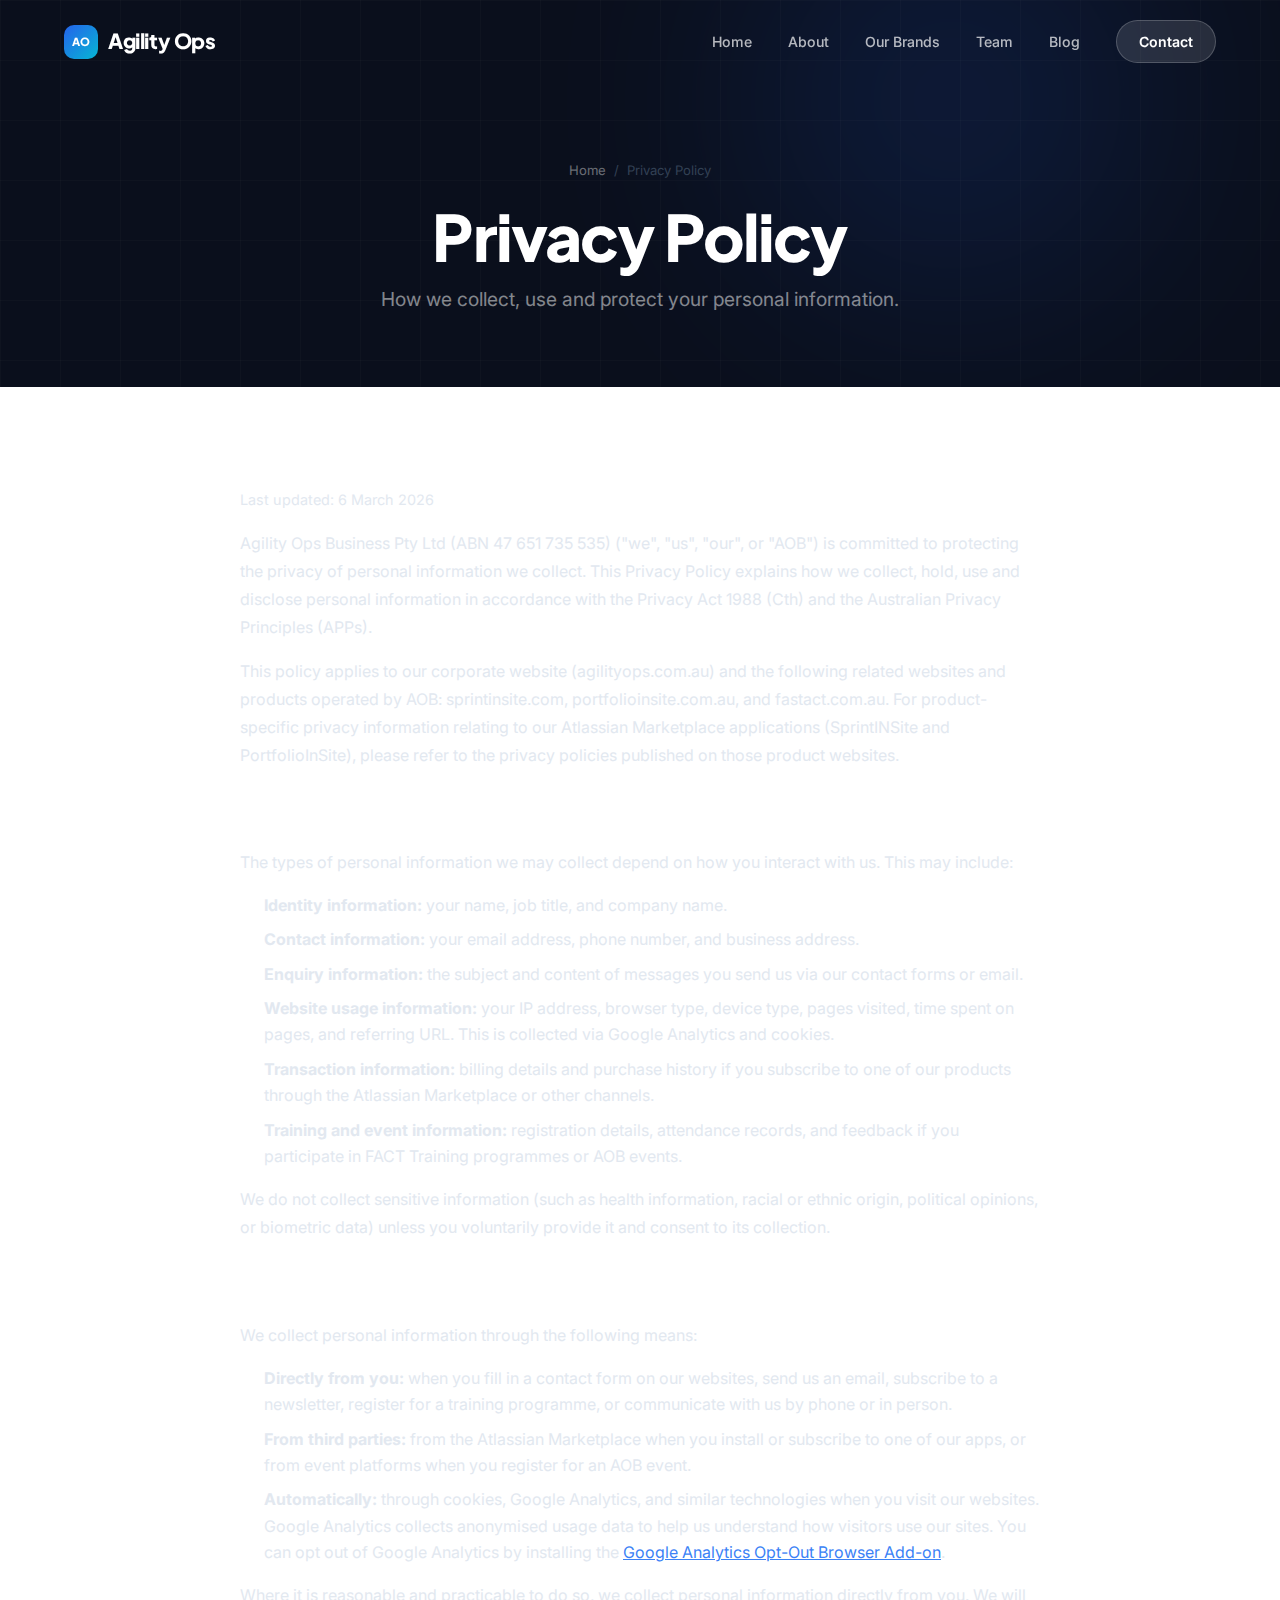
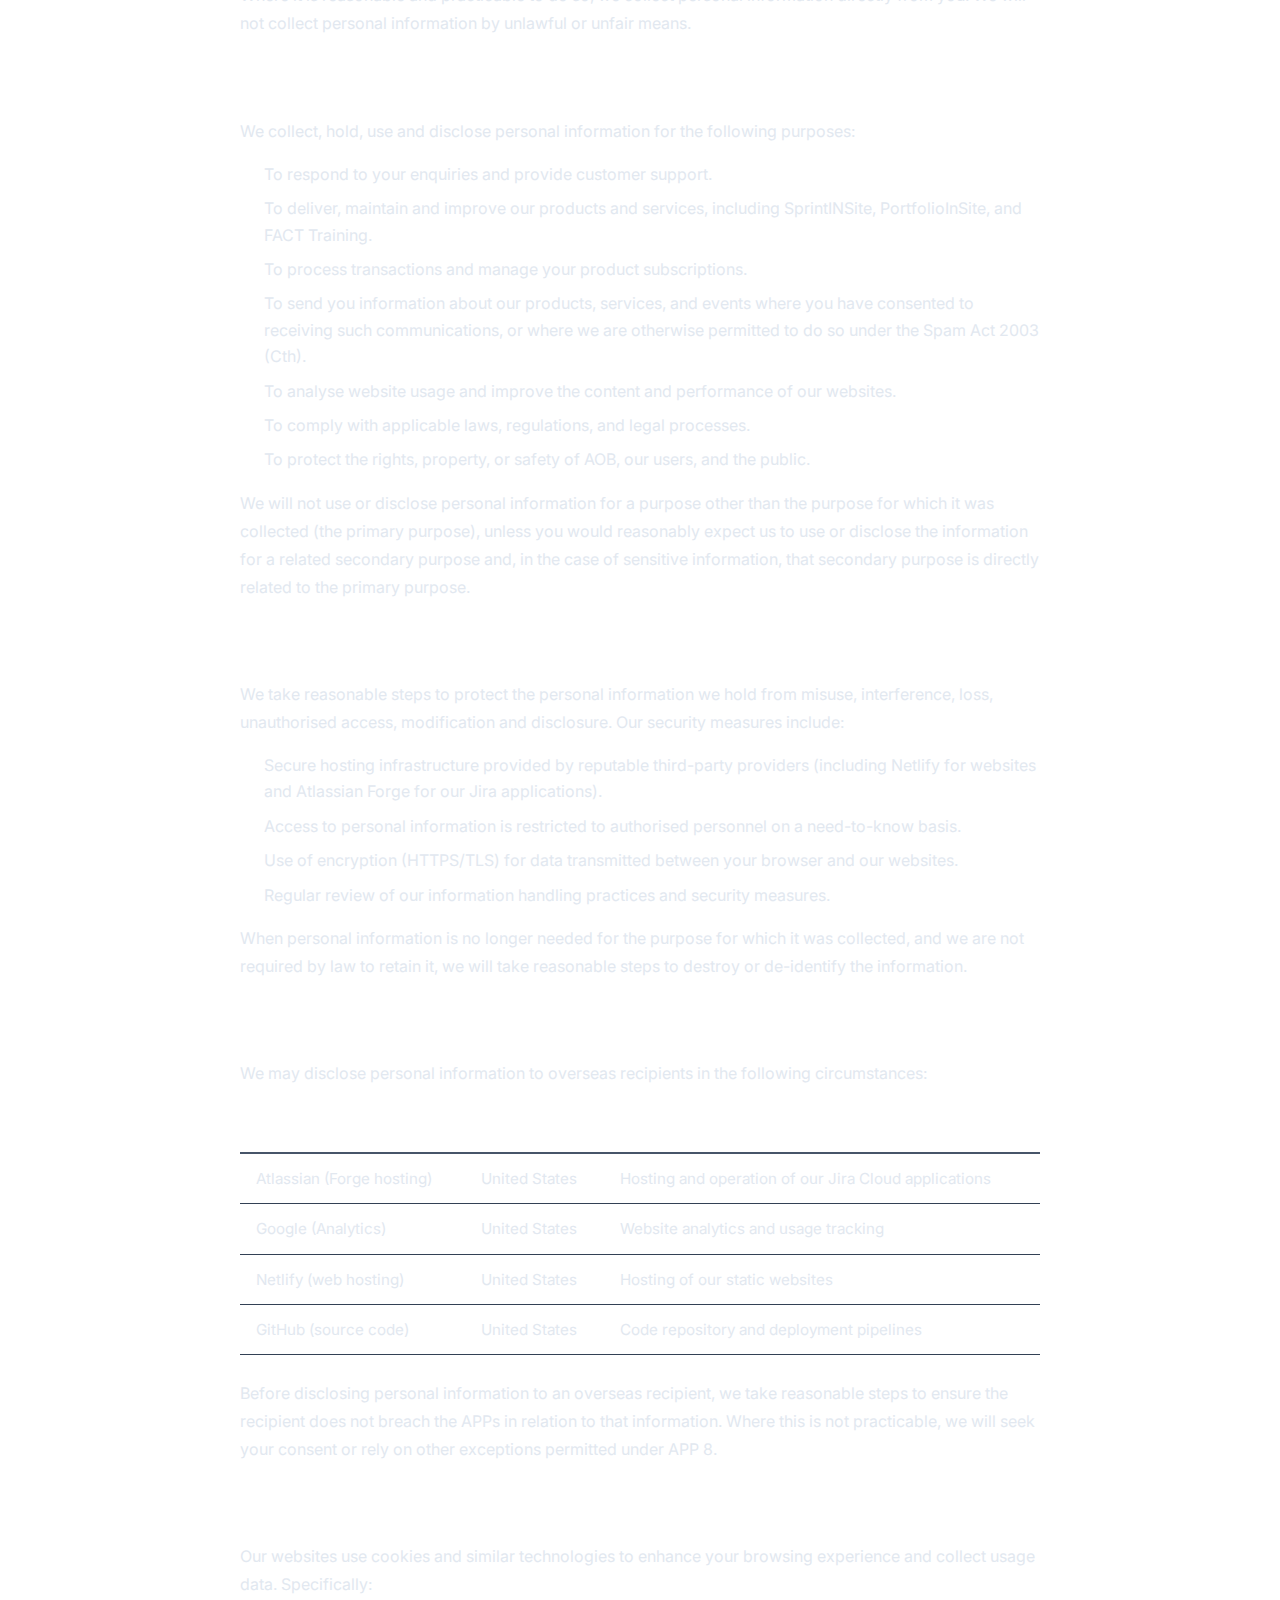
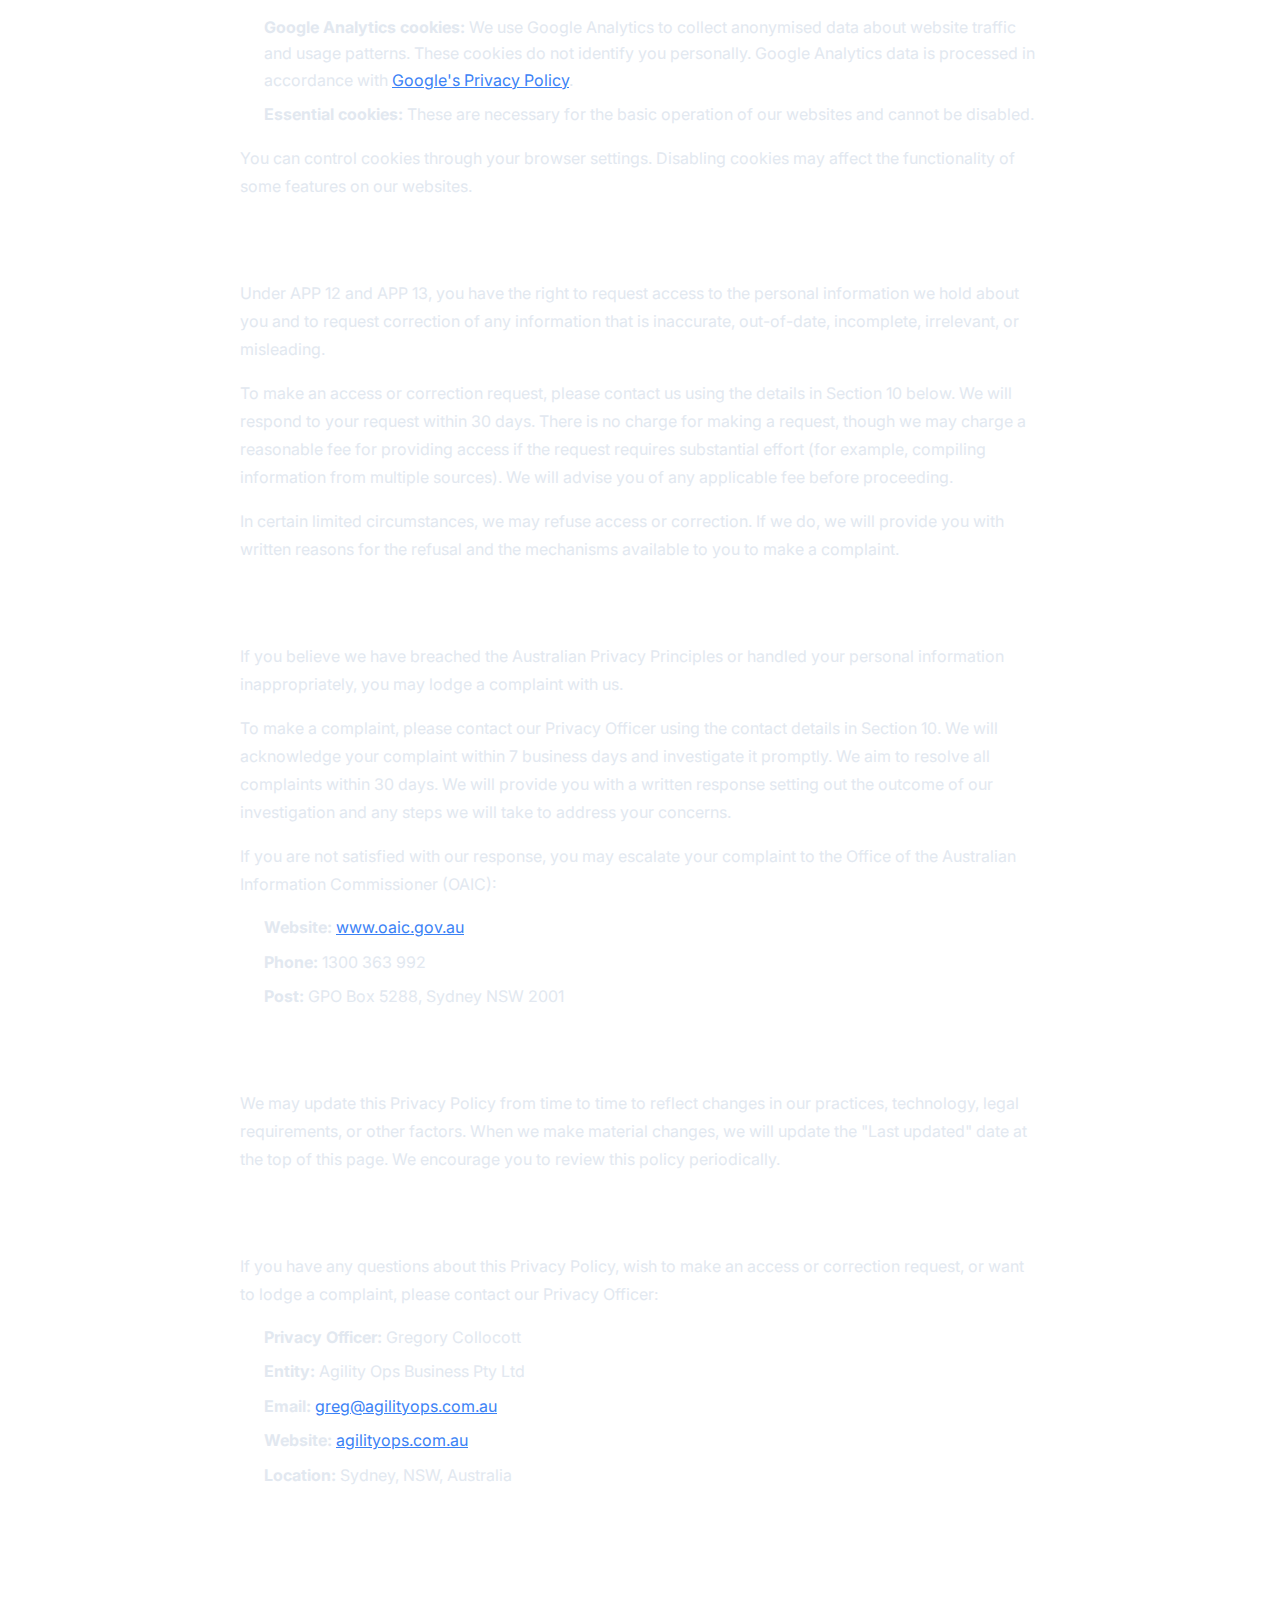
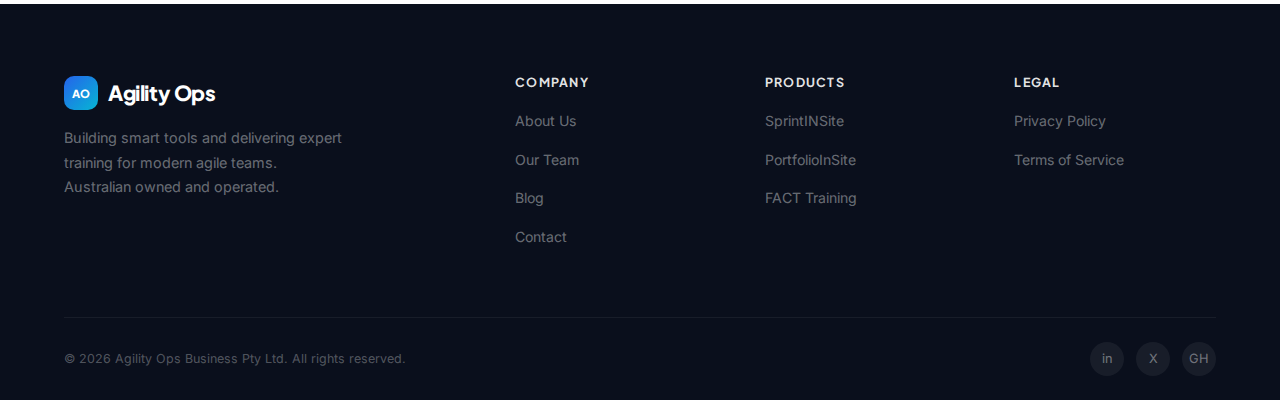
<file: pages/privacy.html>
<!DOCTYPE html>
<html lang="en-AU">
<head>
    <meta charset="UTF-8">
    <meta name="viewport" content="width=device-width, initial-scale=1.0">
    <!-- Google tag (gtag.js) -->
    <script async src="https://www.googletagmanager.com/gtag/js?id=G-LLJ1KPTDMK"></script>
    <script>
        window.dataLayer = window.dataLayer || [];
        function gtag(){dataLayer.push(arguments);}
        gtag('js', new Date());
        gtag('config', 'G-LLJ1KPTDMK');
    </script>
    <meta name="description" content="Privacy Policy for Agility Ops Business Pty Ltd. Learn how we collect, use, store and protect your personal information in accordance with the Australian Privacy Act 1988.">
    <meta name="keywords" content="privacy policy, Agility Ops, personal information, Australian Privacy Principles, data protection">
    <meta name="author" content="Agility Ops Business Pty Ltd">
    <meta property="og:title" content="Privacy Policy — Agility Ops Business">
    <meta property="og:description" content="How Agility Ops Business Pty Ltd handles your personal information under the Australian Privacy Act 1988.">
    <meta property="og:type" content="website">
    <title>Privacy Policy — Agility Ops Business</title>
    <link rel="preconnect" href="https://fonts.googleapis.com">
    <link rel="preconnect" href="https://fonts.gstatic.com" crossorigin>
    <link href="https://fonts.googleapis.com/css2?family=Inter:wght@400;500;600;700&family=Plus+Jakarta+Sans:wght@600;700;800&display=swap" rel="stylesheet">
    <link rel="stylesheet" href="../css/styles.css">
    <style>
        .legal-content { max-width: 800px; margin: 0 auto; }
        .legal-content h2 { margin-top: 2.5rem; margin-bottom: 1rem; font-size: 1.35rem; color: #ffffff; }
        .legal-content h3 { margin-top: 1.5rem; margin-bottom: 0.75rem; font-size: 1.1rem; color: #ffffff; }
        .legal-content p { margin-bottom: 1rem; line-height: 1.75; color: #e2e8f0; }
        .legal-content ul, .legal-content ol { margin-bottom: 1rem; padding-left: 1.5rem; color: #e2e8f0; }
        .legal-content li { margin-bottom: 0.5rem; line-height: 1.65; }
        .legal-content a { color: var(--blue-bright); text-decoration: underline; }
        .legal-content a:hover { color: var(--blue-glow); }
        .legal-meta { color: #94a3b8; font-size: 0.9rem; margin-bottom: 2rem; }
        .legal-content table { width: 100%; border-collapse: collapse; margin: 1rem 0 1.5rem; }
        .legal-content th, .legal-content td { padding: 0.75rem 1rem; text-align: left; border-bottom: 1px solid var(--gray-700); color: #e2e8f0; font-size: 0.95rem; }
        .legal-content th { color: #ffffff; font-weight: 600; border-bottom: 2px solid var(--gray-600); }
    </style>
</head>
<body>
    <!-- Navigation -->
    <nav class="nav scrolled" role="navigation" aria-label="Main navigation">
        <div class="container nav-inner">
            <a href="../index.html" class="nav-logo">
                <div class="nav-logo-mark">AO</div>
                Agility Ops
            </a>
            <div class="nav-links">
                <a href="../index.html">Home</a>
                <a href="about.html">About</a>
                <a href="brands.html">Our Brands</a>
                <a href="team.html">Team</a>
                <a href="blog.html">Blog</a>
                <a href="contact.html" class="nav-cta">Contact</a>
            </div>
            <button class="nav-toggle" aria-label="Toggle menu" aria-expanded="false">
                <span></span><span></span><span></span>
            </button>
        </div>
    </nav>

    <!-- Page Header -->
    <header class="page-header">
        <div class="page-header-orb"></div>
        <div class="container">
            <div class="breadcrumb">
                <a href="../index.html">Home</a>
                <span class="separator">/</span>
                <span>Privacy Policy</span>
            </div>
            <h1 class="h1">Privacy Policy</h1>
            <p class="lead">How we collect, use and protect your personal information.</p>
        </div>
    </header>

    <!-- Main Content -->
    <main>
        <section class="section">
            <div class="container">
                <div class="legal-content">
                    <p class="legal-meta">Last updated: 6 March 2026</p>

                    <p>Agility Ops Business Pty Ltd (ABN 47 651 735 535) ("we", "us", "our", or "AOB") is committed to protecting the privacy of personal information we collect. This Privacy Policy explains how we collect, hold, use and disclose personal information in accordance with the Privacy Act 1988 (Cth) and the Australian Privacy Principles (APPs).</p>

                    <p>This policy applies to our corporate website (agilityops.com.au) and the following related websites and products operated by AOB: sprintinsite.com, portfolioinsite.com.au, and fastact.com.au. For product-specific privacy information relating to our Atlassian Marketplace applications (SprintINSite and PortfolioInSite), please refer to the privacy policies published on those product websites.</p>

                    <h2>1. Kinds of Personal Information We Collect and Hold</h2>

                    <p>The types of personal information we may collect depend on how you interact with us. This may include:</p>

                    <ul>
                        <li><strong>Identity information:</strong> your name, job title, and company name.</li>
                        <li><strong>Contact information:</strong> your email address, phone number, and business address.</li>
                        <li><strong>Enquiry information:</strong> the subject and content of messages you send us via our contact forms or email.</li>
                        <li><strong>Website usage information:</strong> your IP address, browser type, device type, pages visited, time spent on pages, and referring URL. This is collected via Google Analytics and cookies.</li>
                        <li><strong>Transaction information:</strong> billing details and purchase history if you subscribe to one of our products through the Atlassian Marketplace or other channels.</li>
                        <li><strong>Training and event information:</strong> registration details, attendance records, and feedback if you participate in FACT Training programmes or AOB events.</li>
                    </ul>

                    <p>We do not collect sensitive information (such as health information, racial or ethnic origin, political opinions, or biometric data) unless you voluntarily provide it and consent to its collection.</p>

                    <h2>2. How We Collect Personal Information</h2>

                    <p>We collect personal information through the following means:</p>

                    <ul>
                        <li><strong>Directly from you:</strong> when you fill in a contact form on our websites, send us an email, subscribe to a newsletter, register for a training programme, or communicate with us by phone or in person.</li>
                        <li><strong>From third parties:</strong> from the Atlassian Marketplace when you install or subscribe to one of our apps, or from event platforms when you register for an AOB event.</li>
                        <li><strong>Automatically:</strong> through cookies, Google Analytics, and similar technologies when you visit our websites. Google Analytics collects anonymised usage data to help us understand how visitors use our sites. You can opt out of Google Analytics by installing the <a href="https://tools.google.com/dlpage/gaoptout" target="_blank" rel="noopener">Google Analytics Opt-Out Browser Add-on</a>.</li>
                    </ul>

                    <p>Where it is reasonable and practicable to do so, we collect personal information directly from you. We will not collect personal information by unlawful or unfair means.</p>

                    <h2>3. Purposes for Collection, Use and Disclosure</h2>

                    <p>We collect, hold, use and disclose personal information for the following purposes:</p>

                    <ul>
                        <li>To respond to your enquiries and provide customer support.</li>
                        <li>To deliver, maintain and improve our products and services, including SprintINSite, PortfolioInSite, and FACT Training.</li>
                        <li>To process transactions and manage your product subscriptions.</li>
                        <li>To send you information about our products, services, and events where you have consented to receiving such communications, or where we are otherwise permitted to do so under the Spam Act 2003 (Cth).</li>
                        <li>To analyse website usage and improve the content and performance of our websites.</li>
                        <li>To comply with applicable laws, regulations, and legal processes.</li>
                        <li>To protect the rights, property, or safety of AOB, our users, and the public.</li>
                    </ul>

                    <p>We will not use or disclose personal information for a purpose other than the purpose for which it was collected (the primary purpose), unless you would reasonably expect us to use or disclose the information for a related secondary purpose and, in the case of sensitive information, that secondary purpose is directly related to the primary purpose.</p>

                    <h2>4. How We Hold and Protect Personal Information</h2>

                    <p>We take reasonable steps to protect the personal information we hold from misuse, interference, loss, unauthorised access, modification and disclosure. Our security measures include:</p>

                    <ul>
                        <li>Secure hosting infrastructure provided by reputable third-party providers (including Netlify for websites and Atlassian Forge for our Jira applications).</li>
                        <li>Access to personal information is restricted to authorised personnel on a need-to-know basis.</li>
                        <li>Use of encryption (HTTPS/TLS) for data transmitted between your browser and our websites.</li>
                        <li>Regular review of our information handling practices and security measures.</li>
                    </ul>

                    <p>When personal information is no longer needed for the purpose for which it was collected, and we are not required by law to retain it, we will take reasonable steps to destroy or de-identify the information.</p>

                    <h2>5. Disclosure of Personal Information to Overseas Recipients</h2>

                    <p>We may disclose personal information to overseas recipients in the following circumstances:</p>

                    <table>
                        <thead>
                            <tr>
                                <th>Recipient</th>
                                <th>Country</th>
                                <th>Purpose</th>
                            </tr>
                        </thead>
                        <tbody>
                            <tr>
                                <td>Atlassian (Forge hosting)</td>
                                <td>United States</td>
                                <td>Hosting and operation of our Jira Cloud applications</td>
                            </tr>
                            <tr>
                                <td>Google (Analytics)</td>
                                <td>United States</td>
                                <td>Website analytics and usage tracking</td>
                            </tr>
                            <tr>
                                <td>Netlify (web hosting)</td>
                                <td>United States</td>
                                <td>Hosting of our static websites</td>
                            </tr>
                            <tr>
                                <td>GitHub (source code)</td>
                                <td>United States</td>
                                <td>Code repository and deployment pipelines</td>
                            </tr>
                        </tbody>
                    </table>

                    <p>Before disclosing personal information to an overseas recipient, we take reasonable steps to ensure the recipient does not breach the APPs in relation to that information. Where this is not practicable, we will seek your consent or rely on other exceptions permitted under APP 8.</p>

                    <h2>6. Cookies and Tracking Technologies</h2>

                    <p>Our websites use cookies and similar technologies to enhance your browsing experience and collect usage data. Specifically:</p>

                    <ul>
                        <li><strong>Google Analytics cookies:</strong> We use Google Analytics to collect anonymised data about website traffic and usage patterns. These cookies do not identify you personally. Google Analytics data is processed in accordance with <a href="https://policies.google.com/privacy" target="_blank" rel="noopener">Google's Privacy Policy</a>.</li>
                        <li><strong>Essential cookies:</strong> These are necessary for the basic operation of our websites and cannot be disabled.</li>
                    </ul>

                    <p>You can control cookies through your browser settings. Disabling cookies may affect the functionality of some features on our websites.</p>

                    <h2>7. Access and Correction</h2>

                    <p>Under APP 12 and APP 13, you have the right to request access to the personal information we hold about you and to request correction of any information that is inaccurate, out-of-date, incomplete, irrelevant, or misleading.</p>

                    <p>To make an access or correction request, please contact us using the details in Section 10 below. We will respond to your request within 30 days. There is no charge for making a request, though we may charge a reasonable fee for providing access if the request requires substantial effort (for example, compiling information from multiple sources). We will advise you of any applicable fee before proceeding.</p>

                    <p>In certain limited circumstances, we may refuse access or correction. If we do, we will provide you with written reasons for the refusal and the mechanisms available to you to make a complaint.</p>

                    <h2>8. Complaints</h2>

                    <p>If you believe we have breached the Australian Privacy Principles or handled your personal information inappropriately, you may lodge a complaint with us.</p>

                    <p>To make a complaint, please contact our Privacy Officer using the contact details in Section 10. We will acknowledge your complaint within 7 business days and investigate it promptly. We aim to resolve all complaints within 30 days. We will provide you with a written response setting out the outcome of our investigation and any steps we will take to address your concerns.</p>

                    <p>If you are not satisfied with our response, you may escalate your complaint to the Office of the Australian Information Commissioner (OAIC):</p>

                    <ul>
                        <li><strong>Website:</strong> <a href="https://www.oaic.gov.au" target="_blank" rel="noopener">www.oaic.gov.au</a></li>
                        <li><strong>Phone:</strong> 1300 363 992</li>
                        <li><strong>Post:</strong> GPO Box 5288, Sydney NSW 2001</li>
                    </ul>

                    <h2>9. Changes to This Policy</h2>

                    <p>We may update this Privacy Policy from time to time to reflect changes in our practices, technology, legal requirements, or other factors. When we make material changes, we will update the "Last updated" date at the top of this page. We encourage you to review this policy periodically.</p>

                    <h2>10. Contact Us</h2>

                    <p>If you have any questions about this Privacy Policy, wish to make an access or correction request, or want to lodge a complaint, please contact our Privacy Officer:</p>

                    <ul>
                        <li><strong>Privacy Officer:</strong> Gregory Collocott</li>
                        <li><strong>Entity:</strong> Agility Ops Business Pty Ltd</li>
                        <li><strong>Email:</strong> <a href="mailto:greg@agilityops.com.au">greg@agilityops.com.au</a></li>
                        <li><strong>Website:</strong> <a href="https://agilityops.com.au">agilityops.com.au</a></li>
                        <li><strong>Location:</strong> Sydney, NSW, Australia</li>
                    </ul>

                </div>
            </div>
        </section>
    </main>

    <!-- Footer -->
    <footer class="footer">
        <div class="container">
            <div class="footer-grid">
                <div class="footer-brand">
                    <a href="../index.html" class="nav-logo" style="color:var(--white); margin-bottom:0;">
                        <div class="nav-logo-mark">AO</div>
                        Agility Ops
                    </a>
                    <p>Building smart tools and delivering expert training for modern agile teams. Australian owned and operated.</p>
                </div>
                <div>
                    <h4>Company</h4>
                    <ul class="footer-links">
                        <li><a href="about.html">About Us</a></li>
                        <li><a href="team.html">Our Team</a></li>
                        <li><a href="blog.html">Blog</a></li>
                        <li><a href="contact.html">Contact</a></li>
                    </ul>
                </div>
                <div>
                    <h4>Products</h4>
                    <ul class="footer-links">
                        <li><a href="https://sprintinsite.com" target="_blank" rel="noopener">SprintINSite</a></li>
                        <li><a href="https://portfolioinsite.com.au" target="_blank" rel="noopener">PortfolioInSite</a></li>
                        <li><a href="https://fastact.com.au" target="_blank" rel="noopener">FACT Training</a></li>
                    </ul>
                </div>
                <div>
                    <h4>Legal</h4>
                    <ul class="footer-links">
                        <li><a href="privacy.html">Privacy Policy</a></li>
                        <li><a href="terms.html">Terms of Service</a></li>
                    </ul>
                </div>
            </div>
            <div class="footer-bottom">
                <span>&copy; 2026 Agility Ops Business Pty Ltd. All rights reserved.</span>
                <div class="footer-socials">
                    <a href="#" aria-label="LinkedIn">in</a>
                    <a href="#" aria-label="Twitter">X</a>
                    <a href="#" aria-label="GitHub">GH</a>
                </div>
            </div>
        </div>
    </footer>

    <script src="../js/main.js"></script>
</body>
</html>
</file>
<file: css/styles.css>
/* ============================================
   AOB Corporate Hub — Bold + Clean Design
   Inspired by WeAreBrain & Webflow aesthetics
   ============================================ */

/* ---------- Reset & Variables ---------- */
:root {
  --navy: #0a0f1c;
  --navy-mid: #111827;
  --navy-light: #1a2332;
  --blue: #2563eb;
  --blue-bright: #3b82f6;
  --blue-glow: #60a5fa;
  --cyan: #06b6d4;
  --violet: #7c3aed;
  --white: #ffffff;
  --off-white: #fafbfc;
  --gray-50: #f8fafc;
  --gray-100: #f1f5f9;
  --gray-200: #e2e8f0;
  --gray-300: #cbd5e1;
  --gray-400: #94a3b8;
  --gray-500: #64748b;
  --gray-600: #475569;
  --gray-700: #334155;
  --gray-800: #1e293b;
  --gray-900: #0f172a;
  --green: #10b981;
  --amber: #f59e0b;
  --red: #ef4444;
  --font-display: 'Plus Jakarta Sans', -apple-system, BlinkMacSystemFont, sans-serif;
  --font-body: 'Inter', -apple-system, BlinkMacSystemFont, sans-serif;
  --shadow-sm: 0 1px 2px rgba(0,0,0,0.04);
  --shadow-md: 0 4px 12px rgba(0,0,0,0.06);
  --shadow-lg: 0 12px 32px rgba(0,0,0,0.08);
  --shadow-xl: 0 24px 48px rgba(0,0,0,0.1);
  --shadow-glow: 0 0 60px rgba(37,99,235,0.12);
  --radius: 12px;
  --radius-lg: 20px;
  --radius-xl: 28px;
  --radius-full: 9999px;
  --ease: cubic-bezier(0.4, 0, 0.2, 1);
  --ease-spring: cubic-bezier(0.34, 1.56, 0.64, 1);
  --max-w: 1200px;
  --max-w-narrow: 800px;
}

*, *::before, *::after { box-sizing: border-box; margin: 0; padding: 0; }
html { scroll-behavior: smooth; font-size: 16px; }
body {
  font-family: var(--font-body);
  color: var(--gray-700);
  background: var(--white);
  line-height: 1.65;
  -webkit-font-smoothing: antialiased;
  overflow-x: hidden;
}
img { max-width: 100%; height: auto; display: block; }
a { text-decoration: none; color: inherit; }
ul, ol { list-style: none; }
button { cursor: pointer; border: none; background: none; font-family: inherit; }
h1, h2, h3, h4, h5, h6 {
  font-family: var(--font-display);
  font-weight: 800;
  line-height: 1.08;
  color: var(--gray-900);
  letter-spacing: -0.03em;
}

/* ---------- Typography Scale ---------- */
.display { font-size: clamp(3rem, 7vw, 5.5rem); }
.h1 { font-size: clamp(2.5rem, 5.5vw, 4rem); }
.h2 { font-size: clamp(2rem, 4vw, 3rem); }
.h3 { font-size: clamp(1.35rem, 2.5vw, 1.75rem); }
.h4 { font-size: 1.15rem; font-weight: 700; }
.lead { font-size: clamp(1.1rem, 1.5vw, 1.25rem); line-height: 1.7; color: var(--gray-500); }
.overline {
  font-size: 0.75rem;
  text-transform: uppercase;
  letter-spacing: 0.12em;
  font-weight: 700;
  color: var(--blue);
}

/* ---------- Layout ---------- */
.container { max-width: var(--max-w); margin: 0 auto; padding: 0 24px; }
.container-narrow { max-width: var(--max-w-narrow); margin: 0 auto; padding: 0 24px; }
.section { padding: 100px 0; }
.section-sm { padding: 60px 0; }
.grid { display: grid; gap: 24px; }
.grid-2 { grid-template-columns: repeat(2, 1fr); }
.grid-3 { grid-template-columns: repeat(3, 1fr); }
.grid-4 { grid-template-columns: repeat(4, 1fr); }
.text-center { text-align: center; }

/* ---------- Section Headers ---------- */
.section-head { margin-bottom: 64px; }
.section-head .overline { margin-bottom: 16px; display: block; }
.section-head h2 { margin-bottom: 16px; }
.section-head p { max-width: 580px; }
.section-head.text-center p { margin: 0 auto; }

/* ---------- Gradient Text ---------- */
.gradient-text {
  background: linear-gradient(135deg, var(--blue) 0%, var(--cyan) 50%, var(--violet) 100%);
  -webkit-background-clip: text;
  -webkit-text-fill-color: transparent;
  background-clip: text;
}
.gradient-text-warm {
  background: linear-gradient(135deg, var(--amber) 0%, var(--red) 100%);
  -webkit-background-clip: text;
  -webkit-text-fill-color: transparent;
  background-clip: text;
}

/* ---------- Buttons ---------- */
.btn {
  display: inline-flex;
  align-items: center;
  gap: 10px;
  padding: 14px 32px;
  font-size: 0.95rem;
  font-weight: 650;
  border-radius: var(--radius-full);
  transition: all 0.3s var(--ease);
  white-space: nowrap;
  font-family: var(--font-body);
}
.btn-primary {
  background: var(--gray-900);
  color: var(--white);
}
.btn-primary:hover {
  background: var(--blue);
  transform: translateY(-2px);
  box-shadow: 0 8px 24px rgba(37,99,235,0.3);
}
.btn-outline {
  background: transparent;
  color: var(--gray-900);
  box-shadow: inset 0 0 0 1.5px var(--gray-300);
}
.btn-outline:hover {
  box-shadow: inset 0 0 0 1.5px var(--gray-900);
  transform: translateY(-2px);
}
.btn-white {
  background: var(--white);
  color: var(--gray-900);
}
.btn-white:hover { transform: translateY(-2px); box-shadow: var(--shadow-lg); }
.btn-ghost {
  background: rgba(255,255,255,0.08);
  color: var(--white);
  box-shadow: inset 0 0 0 1px rgba(255,255,255,0.15);
}
.btn-ghost:hover {
  background: rgba(255,255,255,0.15);
  transform: translateY(-2px);
}
.btn-lg { padding: 18px 40px; font-size: 1.05rem; }
.btn-sm { padding: 10px 22px; font-size: 0.85rem; }
.btn-arrow::after {
  content: '\2192';
  transition: transform 0.3s var(--ease);
}
.btn-arrow:hover::after { transform: translateX(4px); }

/* ---------- Navigation ---------- */
.nav {
  position: fixed;
  top: 0;
  left: 0;
  right: 0;
  z-index: 1000;
  padding: 20px 0;
  transition: all 0.4s var(--ease);
}
.nav.scrolled {
  background: rgba(255,255,255,0.92);
  backdrop-filter: blur(24px) saturate(180%);
  -webkit-backdrop-filter: blur(24px) saturate(180%);
  box-shadow: 0 1px 0 rgba(0,0,0,0.06);
  padding: 14px 0;
}
.nav-inner { display: flex; align-items: center; justify-content: space-between; }
.nav-logo {
  display: flex;
  align-items: center;
  gap: 10px;
  font-family: var(--font-display);
  font-weight: 800;
  font-size: 1.3rem;
  color: var(--white);
  letter-spacing: -0.02em;
}
.nav.scrolled .nav-logo { color: var(--gray-900); }
.nav-logo-mark {
  width: 34px;
  height: 34px;
  background: linear-gradient(135deg, var(--blue), var(--cyan));
  border-radius: 10px;
  display: flex;
  align-items: center;
  justify-content: center;
  color: white;
  font-weight: 900;
  font-size: 0.7rem;
  letter-spacing: 0;
}
.nav-links { display: flex; align-items: center; gap: 36px; }
.nav-links a {
  font-size: 0.88rem;
  font-weight: 500;
  color: rgba(255,255,255,0.7);
  transition: color 0.3s var(--ease);
  position: relative;
}
.nav-links a:hover,
.nav-links a.active { color: var(--white); }
.nav.scrolled .nav-links a { color: var(--gray-500); }
.nav.scrolled .nav-links a:hover,
.nav.scrolled .nav-links a.active { color: var(--gray-900); }
.nav-links a.active::after {
  content: '';
  position: absolute;
  bottom: -4px;
  left: 0;
  right: 0;
  height: 2px;
  background: var(--blue);
  border-radius: 1px;
}
.nav-cta {
  padding: 9px 22px !important;
  background: rgba(255,255,255,0.12) !important;
  border: 1px solid rgba(255,255,255,0.2) !important;
  border-radius: var(--radius-full) !important;
  font-weight: 600 !important;
  color: var(--white) !important;
}
.nav-cta:hover { background: rgba(255,255,255,0.22) !important; }
.nav.scrolled .nav-cta {
  background: var(--gray-900) !important;
  border-color: var(--gray-900) !important;
  color: var(--white) !important;
}
.nav.scrolled .nav-cta:hover { background: var(--blue) !important; border-color: var(--blue) !important; }

/* Mobile nav */
.nav-toggle { display: none; padding: 8px; }
.nav-toggle span {
  display: block;
  width: 22px;
  height: 2px;
  background: var(--white);
  border-radius: 2px;
  margin: 5px 0;
  transition: 0.3s var(--ease);
}
.nav.scrolled .nav-toggle span { background: var(--gray-900); }

/* ---------- Hero ---------- */
.hero {
  min-height: 100vh;
  display: flex;
  align-items: center;
  background: var(--navy);
  position: relative;
  overflow: hidden;
  padding: 120px 0 80px;
}
.hero-bg {
  position: absolute;
  inset: 0;
  overflow: hidden;
}
.hero-orb {
  position: absolute;
  border-radius: 50%;
  filter: blur(80px);
  opacity: 0.4;
  animation: float 20s ease-in-out infinite;
}
.hero-orb-1 {
  width: 600px;
  height: 600px;
  background: var(--blue);
  top: -20%;
  right: -10%;
  animation-delay: 0s;
}
.hero-orb-2 {
  width: 400px;
  height: 400px;
  background: var(--violet);
  bottom: -10%;
  left: -5%;
  animation-delay: -7s;
}
.hero-orb-3 {
  width: 300px;
  height: 300px;
  background: var(--cyan);
  top: 40%;
  right: 30%;
  animation-delay: -13s;
}
@keyframes float {
  0%, 100% { transform: translate(0, 0) scale(1); }
  33% { transform: translate(30px, -30px) scale(1.05); }
  66% { transform: translate(-20px, 20px) scale(0.95); }
}
.hero-grid-bg {
  position: absolute;
  inset: 0;
  background-image:
    linear-gradient(rgba(255,255,255,0.03) 1px, transparent 1px),
    linear-gradient(90deg, rgba(255,255,255,0.03) 1px, transparent 1px);
  background-size: 60px 60px;
}
.hero-content {
  position: relative;
  z-index: 2;
  text-align: center;
  max-width: 900px;
  margin: 0 auto;
}
.hero-badge {
  display: inline-flex;
  align-items: center;
  gap: 8px;
  padding: 8px 18px;
  background: rgba(37,99,235,0.1);
  border: 1px solid rgba(37,99,235,0.2);
  border-radius: var(--radius-full);
  color: var(--blue-glow);
  font-size: 0.82rem;
  font-weight: 600;
  margin-bottom: 32px;
  letter-spacing: 0.01em;
}
.hero-badge-dot {
  width: 6px;
  height: 6px;
  background: var(--green);
  border-radius: 50%;
  animation: pulse 2s ease-in-out infinite;
}
@keyframes pulse {
  0%, 100% { opacity: 1; }
  50% { opacity: 0.4; }
}
.hero h1 {
  color: var(--white);
  margin-bottom: 24px;
  line-height: 1.05;
}
.hero .lead {
  color: rgba(255,255,255,0.55);
  max-width: 600px;
  margin: 0 auto 40px;
  font-size: 1.2rem;
}
.hero-actions { display: flex; gap: 16px; justify-content: center; flex-wrap: wrap; }
.hero-stats {
  display: flex;
  gap: 56px;
  justify-content: center;
  margin-top: 72px;
  padding-top: 48px;
  border-top: 1px solid rgba(255,255,255,0.07);
}
.hero-stat-value {
  font-family: var(--font-display);
  font-size: 2.25rem;
  font-weight: 800;
  color: var(--white);
  letter-spacing: -0.02em;
  margin-bottom: 4px;
}
.hero-stat-label {
  font-size: 0.82rem;
  color: rgba(255,255,255,0.4);
  font-weight: 500;
}

/* ---------- Marquee / Ticker ---------- */
.ticker {
  padding: 20px 0;
  border-top: 1px solid var(--gray-200);
  border-bottom: 1px solid var(--gray-200);
  overflow: hidden;
  background: var(--gray-50);
}
.ticker-track {
  display: flex;
  gap: 48px;
  animation: ticker 30s linear infinite;
  width: max-content;
}
.ticker-item {
  font-family: var(--font-display);
  font-size: 1rem;
  font-weight: 700;
  color: var(--gray-300);
  white-space: nowrap;
  display: flex;
  align-items: center;
  gap: 12px;
}
.ticker-item span { color: var(--gray-200); font-size: 0.6rem; }
@keyframes ticker {
  0% { transform: translateX(0); }
  100% { transform: translateX(-50%); }
}

/* ---------- Client Banner ---------- */
.client-banner {
  padding: 40px 0 32px;
  background: var(--white);
  overflow: hidden;
}
.client-banner-label {
  text-align: center;
  font-family: var(--font-body);
  font-size: 0.85rem;
  font-weight: 500;
  color: var(--gray-400);
  text-transform: uppercase;
  letter-spacing: 0.08em;
  margin-bottom: 24px;
}
.client-banner-track-wrapper {
  overflow: hidden;
  mask-image: linear-gradient(to right, transparent 0%, black 8%, black 92%, transparent 100%);
  -webkit-mask-image: linear-gradient(to right, transparent 0%, black 8%, black 92%, transparent 100%);
}
.client-banner-track {
  display: flex;
  gap: 56px;
  animation: clientScroll 40s linear infinite;
  width: max-content;
}
.client-banner-item {
  font-family: var(--font-display);
  font-size: 1.1rem;
  font-weight: 700;
  color: var(--gray-300);
  white-space: nowrap;
  display: flex;
  align-items: center;
  padding: 8px 0;
  transition: color 0.3s ease;
}
.client-banner-item:hover {
  color: var(--gray-500);
}
@keyframes clientScroll {
  0% { transform: translateX(0); }
  100% { transform: translateX(-50%); }
}

/* ---------- Card Styles ---------- */
.card {
  background: var(--white);
  border: 1px solid var(--gray-200);
  border-radius: var(--radius-lg);
  padding: 36px;
  transition: all 0.4s var(--ease);
  position: relative;
}
.card:hover {
  border-color: var(--gray-300);
  box-shadow: var(--shadow-lg);
  transform: translateY(-4px);
}
.card-icon {
  width: 52px;
  height: 52px;
  border-radius: 14px;
  display: flex;
  align-items: center;
  justify-content: center;
  margin-bottom: 20px;
  font-size: 1.4rem;
}
.card h3 { margin-bottom: 10px; }
.card p { color: var(--gray-500); line-height: 1.7; }
.card-link {
  display: inline-flex;
  align-items: center;
  gap: 6px;
  color: var(--blue);
  font-weight: 600;
  font-size: 0.9rem;
  margin-top: 16px;
  transition: gap 0.3s var(--ease);
}
.card-link:hover { gap: 10px; }

/* Brand card images */
.card-img {
  width: calc(100% + 72px);
  margin: -36px -36px 24px -36px;
  border-radius: var(--radius-lg) var(--radius-lg) 0 0;
  overflow: hidden;
  height: 200px;
}
.card-img img {
  width: 100%;
  height: 100%;
  object-fit: cover;
  display: block;
}

/* Dark cards */
.card-dark {
  background: var(--navy-mid);
  border-color: rgba(255,255,255,0.06);
  color: var(--white);
}
.card-dark:hover { border-color: rgba(255,255,255,0.12); }
.card-dark h3, .card-dark h4 { color: var(--white); }
.card-dark p { color: rgba(255,255,255,0.5); }

/* Brand accent bars */
.card-accent {
  position: absolute;
  top: 0;
  left: 32px;
  right: 32px;
  height: 3px;
  border-radius: 0 0 3px 3px;
  opacity: 0;
  transition: opacity 0.3s var(--ease);
}
.card:hover .card-accent { opacity: 1; }

/* ---------- Big Statement Section ---------- */
.statement {
  padding: 120px 0;
}
.statement-text {
  font-family: var(--font-display);
  font-size: clamp(1.75rem, 3.5vw, 2.75rem);
  font-weight: 700;
  line-height: 1.3;
  letter-spacing: -0.02em;
  color: var(--gray-900);
  max-width: 900px;
}
.statement-text .highlight {
  color: var(--gray-400);
}

/* ---------- Feature Row ---------- */
.feature-row {
  display: grid;
  grid-template-columns: 1fr 1fr;
  gap: 64px;
  align-items: center;
  padding: 80px 0;
}
.feature-row.reverse { direction: rtl; }
.feature-row.reverse > * { direction: ltr; }
.feature-visual {
  aspect-ratio: 4/3;
  border-radius: var(--radius-xl);
  display: flex;
  align-items: center;
  justify-content: center;
  font-size: 4rem;
  position: relative;
  overflow: hidden;
}
.feature-visual-blue {
  background: linear-gradient(135deg, #eef2ff, #dbeafe);
  border: 1px solid #c7d2fe;
}
.feature-visual-dark {
  background: linear-gradient(135deg, var(--navy), var(--navy-mid));
  border: 1px solid rgba(255,255,255,0.05);
  color: rgba(255,255,255,0.3);
}
.feature-text .overline { margin-bottom: 12px; display: block; }
.feature-text h2 { margin-bottom: 16px; }
.feature-text p { color: var(--gray-500); margin-bottom: 24px; line-height: 1.75; }
.feature-list {
  display: flex;
  flex-direction: column;
  gap: 12px;
  margin-bottom: 28px;
}
.feature-list li {
  display: flex;
  align-items: flex-start;
  gap: 10px;
  color: var(--gray-600);
  font-size: 0.95rem;
}
.feature-list li::before {
  content: '\2713';
  color: var(--green);
  font-weight: 700;
  margin-top: 2px;
}

/* ---------- Stats Section ---------- */
.stats-strip {
  background: var(--navy);
  padding: 56px 0;
}
.stats-grid {
  display: grid;
  grid-template-columns: repeat(4, 1fr);
  gap: 32px;
  text-align: center;
}
.stats-grid h3 {
  font-size: 2.5rem;
  color: var(--white);
  margin-bottom: 4px;
}
.stats-grid p {
  font-size: 0.85rem;
  color: rgba(255,255,255,0.45);
}

/* ---------- CTA ---------- */
.cta {
  padding: 100px 0;
  background: var(--navy);
  text-align: center;
  position: relative;
  overflow: hidden;
}
.cta-orb {
  position: absolute;
  width: 500px;
  height: 500px;
  border-radius: 50%;
  filter: blur(100px);
  opacity: 0.25;
}
.cta-orb-1 { background: var(--blue); top: -200px; left: 50%; transform: translateX(-50%); }
.cta h2 { color: var(--white); margin-bottom: 16px; position: relative; z-index: 2; }
.cta .lead { color: rgba(255,255,255,0.55); max-width: 500px; margin: 0 auto 36px; position: relative; z-index: 2; }
.cta .btn { position: relative; z-index: 2; }

/* ---------- Team Cards ---------- */
.team-card {
  border-radius: var(--radius-lg);
  overflow: hidden;
  background: var(--white);
  border: 1px solid var(--gray-200);
  transition: all 0.4s var(--ease);
}
.team-card:hover { box-shadow: var(--shadow-lg); transform: translateY(-4px); }
.team-photo {
  width: 100%;
  aspect-ratio: 1;
  background: linear-gradient(135deg, var(--gray-100), var(--gray-50));
  display: flex;
  align-items: center;
  justify-content: center;
  color: var(--gray-300);
  font-size: 3.5rem;
}
.team-info { padding: 24px; }
.team-info h3 { font-size: 1.1rem; margin-bottom: 2px; font-weight: 700; }
.team-info .role { color: var(--blue); font-size: 0.82rem; font-weight: 600; margin-bottom: 10px; }
.team-info p { color: var(--gray-500); font-size: 0.85rem; line-height: 1.65; }

/* ---------- Blog Cards ---------- */
.blog-card {
  border-radius: var(--radius-lg);
  overflow: hidden;
  background: var(--white);
  border: 1px solid var(--gray-200);
  transition: all 0.4s var(--ease);
}
.blog-card:hover { box-shadow: var(--shadow-lg); transform: translateY(-4px); }
.blog-thumb {
  aspect-ratio: 16/9;
  display: flex;
  align-items: center;
  justify-content: center;
  font-size: 2.5rem;
  color: rgba(255,255,255,0.5);
}
.blog-body { padding: 24px; }
.blog-meta { display: flex; align-items: center; gap: 10px; margin-bottom: 12px; }
.blog-tag {
  font-size: 0.68rem;
  text-transform: uppercase;
  letter-spacing: 0.08em;
  font-weight: 700;
  color: var(--blue);
  background: rgba(37,99,235,0.06);
  padding: 3px 10px;
  border-radius: var(--radius-full);
}
.blog-date { font-size: 0.8rem; color: var(--gray-400); }
.blog-body h3 { font-size: 1.1rem; margin-bottom: 8px; font-weight: 700; }
.blog-body h3 a:hover { color: var(--blue); }
.blog-body p { color: var(--gray-500); font-size: 0.9rem; line-height: 1.65; }

/* ---------- Contact ---------- */
.contact-grid { display: grid; grid-template-columns: 1fr 1.2fr; gap: 56px; align-items: start; }
.contact-info h2 { margin-bottom: 16px; }
.contact-info > p { color: var(--gray-500); line-height: 1.75; margin-bottom: 36px; }
.contact-item {
  display: flex;
  gap: 16px;
  align-items: flex-start;
  margin-bottom: 28px;
}
.contact-item-icon {
  width: 46px;
  height: 46px;
  min-width: 46px;
  border-radius: 12px;
  background: rgba(37,99,235,0.06);
  display: flex;
  align-items: center;
  justify-content: center;
  color: var(--blue);
  font-size: 1.1rem;
}
.contact-item h4 { font-size: 0.92rem; margin-bottom: 2px; }
.contact-item p { color: var(--gray-500); font-size: 0.9rem; }

.contact-form {
  background: var(--white);
  border: 1px solid var(--gray-200);
  border-radius: var(--radius-lg);
  padding: 40px;
  box-shadow: var(--shadow-lg);
}
.form-group { margin-bottom: 22px; }
.form-group label {
  display: block;
  font-size: 0.82rem;
  font-weight: 600;
  color: var(--gray-700);
  margin-bottom: 8px;
}
.form-group input,
.form-group select,
.form-group textarea {
  width: 100%;
  padding: 13px 16px;
  border: 1px solid var(--gray-200);
  border-radius: var(--radius);
  font-family: var(--font-body);
  font-size: 0.95rem;
  color: var(--gray-800);
  transition: all 0.3s var(--ease);
  background: var(--white);
}
.form-group input:focus,
.form-group select:focus,
.form-group textarea:focus {
  outline: none;
  border-color: var(--blue);
  box-shadow: 0 0 0 4px rgba(37,99,235,0.08);
}
.form-group textarea { resize: vertical; min-height: 130px; }
.form-row { display: grid; grid-template-columns: 1fr 1fr; gap: 16px; }

/* ---------- Page Header (internal) ---------- */
.page-header {
  background: var(--navy);
  padding: 160px 0 72px;
  text-align: center;
  position: relative;
  overflow: hidden;
}
.page-header::before {
  content: '';
  position: absolute;
  inset: 0;
  background-image:
    linear-gradient(rgba(255,255,255,0.02) 1px, transparent 1px),
    linear-gradient(90deg, rgba(255,255,255,0.02) 1px, transparent 1px);
  background-size: 60px 60px;
}
.page-header-orb {
  position: absolute;
  width: 400px;
  height: 400px;
  background: var(--blue);
  border-radius: 50%;
  filter: blur(120px);
  opacity: 0.15;
  top: -100px;
  right: 10%;
}
.page-header h1 { color: var(--white); position: relative; z-index: 2; margin-bottom: 12px; }
.page-header .lead { color: rgba(255,255,255,0.5); position: relative; z-index: 2; max-width: 560px; margin: 0 auto; }
.breadcrumb {
  display: flex;
  gap: 8px;
  justify-content: center;
  margin-bottom: 20px;
  font-size: 0.82rem;
  position: relative;
  z-index: 2;
}
.breadcrumb a { color: rgba(255,255,255,0.4); }
.breadcrumb a:hover { color: var(--white); }
.breadcrumb .sep { color: rgba(255,255,255,0.2); }

/* ---------- About specifics ---------- */
.about-split { display: grid; grid-template-columns: 1fr 1fr; gap: 72px; align-items: center; }
.about-visual {
  aspect-ratio: 4/3;
  background: linear-gradient(135deg, var(--gray-100), var(--gray-50));
  border-radius: var(--radius-xl);
  display: flex;
  align-items: center;
  justify-content: center;
  color: var(--gray-300);
  font-size: 5rem;
  border: 1px solid var(--gray-200);
}
.about-text h2 { margin-bottom: 20px; }
.about-text p { color: var(--gray-500); line-height: 1.8; margin-bottom: 16px; }

.values-grid { display: grid; grid-template-columns: repeat(3, 1fr); gap: 32px; }
.value-card {
  text-align: center;
  padding: 40px 24px;
  border-radius: var(--radius-lg);
  border: 1px solid var(--gray-200);
  background: var(--white);
  transition: all 0.4s var(--ease);
}
.value-card:hover { box-shadow: var(--shadow-lg); transform: translateY(-4px); }
.value-icon {
  width: 60px;
  height: 60px;
  border-radius: 16px;
  display: flex;
  align-items: center;
  justify-content: center;
  margin: 0 auto 20px;
  font-size: 1.5rem;
}
.value-card h3 { margin-bottom: 10px; }
.value-card p { color: var(--gray-500); line-height: 1.7; font-size: 0.95rem; }

/* Timeline */
.timeline { max-width: 700px; margin: 0 auto; }
.timeline-item {
  display: flex;
  gap: 24px;
  padding-bottom: 36px;
  position: relative;
}
.timeline-item:not(:last-child)::after {
  content: '';
  position: absolute;
  left: 23px;
  top: 52px;
  bottom: 0;
  width: 2px;
  background: var(--gray-200);
}
.timeline-dot {
  width: 48px;
  height: 48px;
  min-width: 48px;
  border-radius: 50%;
  background: rgba(37,99,235,0.08);
  display: flex;
  align-items: center;
  justify-content: center;
  color: var(--blue);
  font-weight: 800;
  font-size: 0.8rem;
  font-family: var(--font-display);
}
.timeline-content h3 { margin-bottom: 6px; font-size: 1.1rem; }
.timeline-content p { color: var(--gray-500); line-height: 1.7; }

/* ---------- Footer ---------- */
.footer {
  background: var(--navy);
  color: rgba(255,255,255,0.6);
  padding: 72px 0 0;
}
.footer-grid { display: grid; grid-template-columns: 2fr 1fr 1fr 1fr; gap: 48px; margin-bottom: 56px; }
.footer-brand p { margin-top: 16px; font-size: 0.9rem; line-height: 1.7; color: rgba(255,255,255,0.4); max-width: 280px; }
.footer h4 {
  color: rgba(255,255,255,0.9);
  font-size: 0.78rem;
  text-transform: uppercase;
  letter-spacing: 0.1em;
  margin-bottom: 18px;
  font-weight: 700;
}
.footer-links li { margin-bottom: 12px; }
.footer-links a { font-size: 0.88rem; color: rgba(255,255,255,0.4); transition: color 0.3s var(--ease); }
.footer-links a:hover { color: var(--white); }
.footer-bottom {
  border-top: 1px solid rgba(255,255,255,0.06);
  padding: 24px 0;
  display: flex;
  justify-content: space-between;
  align-items: center;
  font-size: 0.78rem;
  color: rgba(255,255,255,0.3);
}
.footer-socials { display: flex; gap: 12px; }
.footer-socials a {
  width: 34px;
  height: 34px;
  border-radius: 50%;
  background: rgba(255,255,255,0.06);
  display: flex;
  align-items: center;
  justify-content: center;
  color: rgba(255,255,255,0.4);
  font-size: 0.8rem;
  transition: all 0.3s var(--ease);
}
.footer-socials a:hover { background: var(--blue); color: var(--white); }

/* ---------- Responsive ---------- */
@media (max-width: 1024px) {
  .grid-4 { grid-template-columns: repeat(2, 1fr); }
  .feature-row { grid-template-columns: 1fr; gap: 40px; }
  .feature-row.reverse { direction: ltr; }
  .about-split { grid-template-columns: 1fr; gap: 40px; }
  .contact-grid { grid-template-columns: 1fr; }
  .footer-grid { grid-template-columns: repeat(2, 1fr); }
  .stats-grid { grid-template-columns: repeat(2, 1fr); }
}

@media (max-width: 768px) {
  .section { padding: 72px 0; }
  .grid-2, .grid-3, .values-grid { grid-template-columns: 1fr; }
  .hero-stats { flex-wrap: wrap; gap: 32px; }
  .hero-actions { flex-direction: column; align-items: center; }
  .nav-links {
    display: none;
    position: absolute;
    top: 100%;
    left: 0;
    right: 0;
    background: var(--white);
    flex-direction: column;
    padding: 24px;
    gap: 16px;
    box-shadow: var(--shadow-xl);
    border-radius: 0 0 var(--radius-lg) var(--radius-lg);
  }
  .nav-links.open { display: flex; }
  .nav-links a { color: var(--gray-700) !important; font-size: 1rem; }
  .nav-toggle { display: block; }
  .footer-grid { grid-template-columns: 1fr; }
  .footer-bottom { flex-direction: column; gap: 12px; text-align: center; }
  .form-row { grid-template-columns: 1fr; }
  .statement-text { font-size: clamp(1.5rem, 5vw, 2rem); }
}

/* ---------- Animations ---------- */
.reveal {
  opacity: 0;
  transform: translateY(40px);
  transition: opacity 0.8s var(--ease), transform 0.8s var(--ease);
}
.reveal.visible {
  opacity: 1;
  transform: translateY(0);
}
.reveal-delay-1 { transition-delay: 0.1s; }
.reveal-delay-2 { transition-delay: 0.2s; }
.reveal-delay-3 { transition-delay: 0.3s; }

/* Stagger cards */
.grid > .reveal:nth-child(1) { transition-delay: 0s; }
.grid > .reveal:nth-child(2) { transition-delay: 0.1s; }
.grid > .reveal:nth-child(3) { transition-delay: 0.2s; }
.grid > .reveal:nth-child(4) { transition-delay: 0.3s; }

/* Smooth image zoom on hover */
.zoom-hover { overflow: hidden; }
.zoom-hover img,
.zoom-hover .team-photo,
.zoom-hover .blog-thumb {
  transition: transform 0.6s var(--ease);
}
.zoom-hover:hover img,
.zoom-hover:hover .team-photo,
.zoom-hover:hover .blog-thumb {
  transform: scale(1.05);
}
</file>
